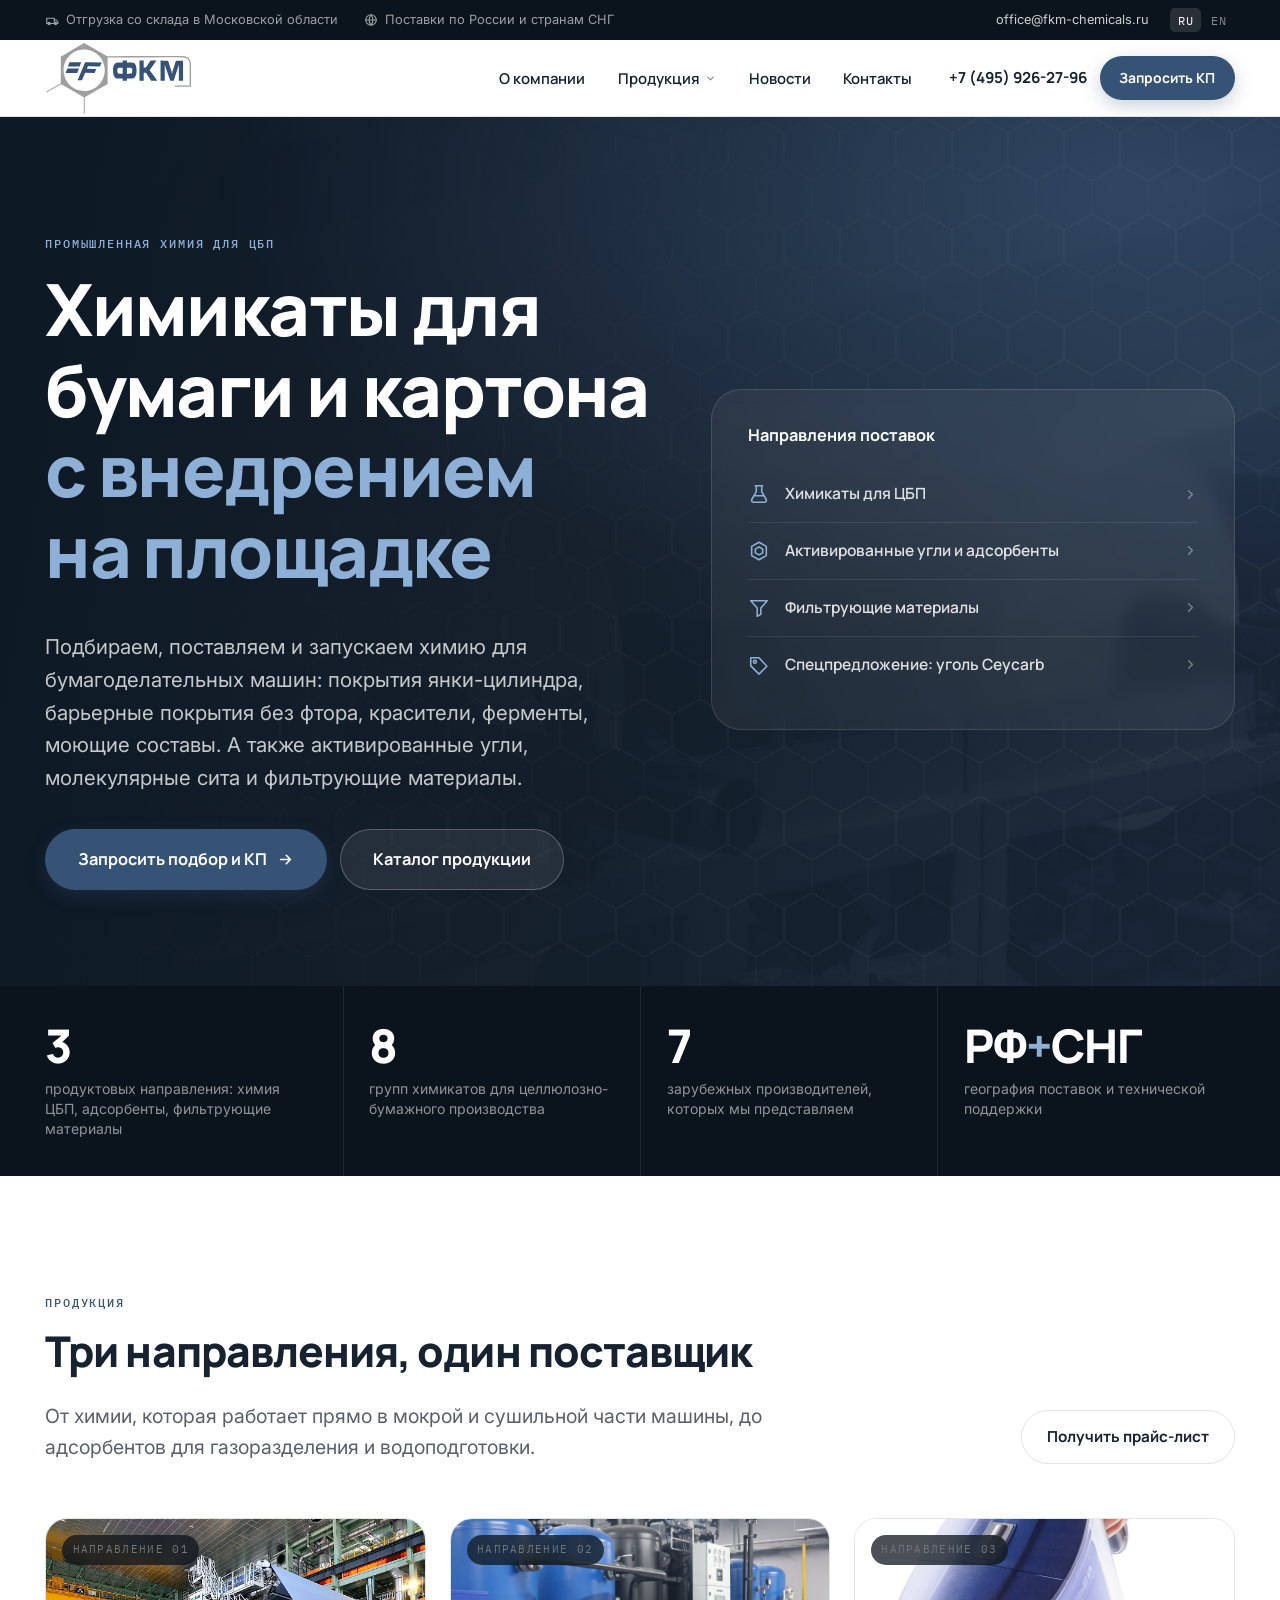
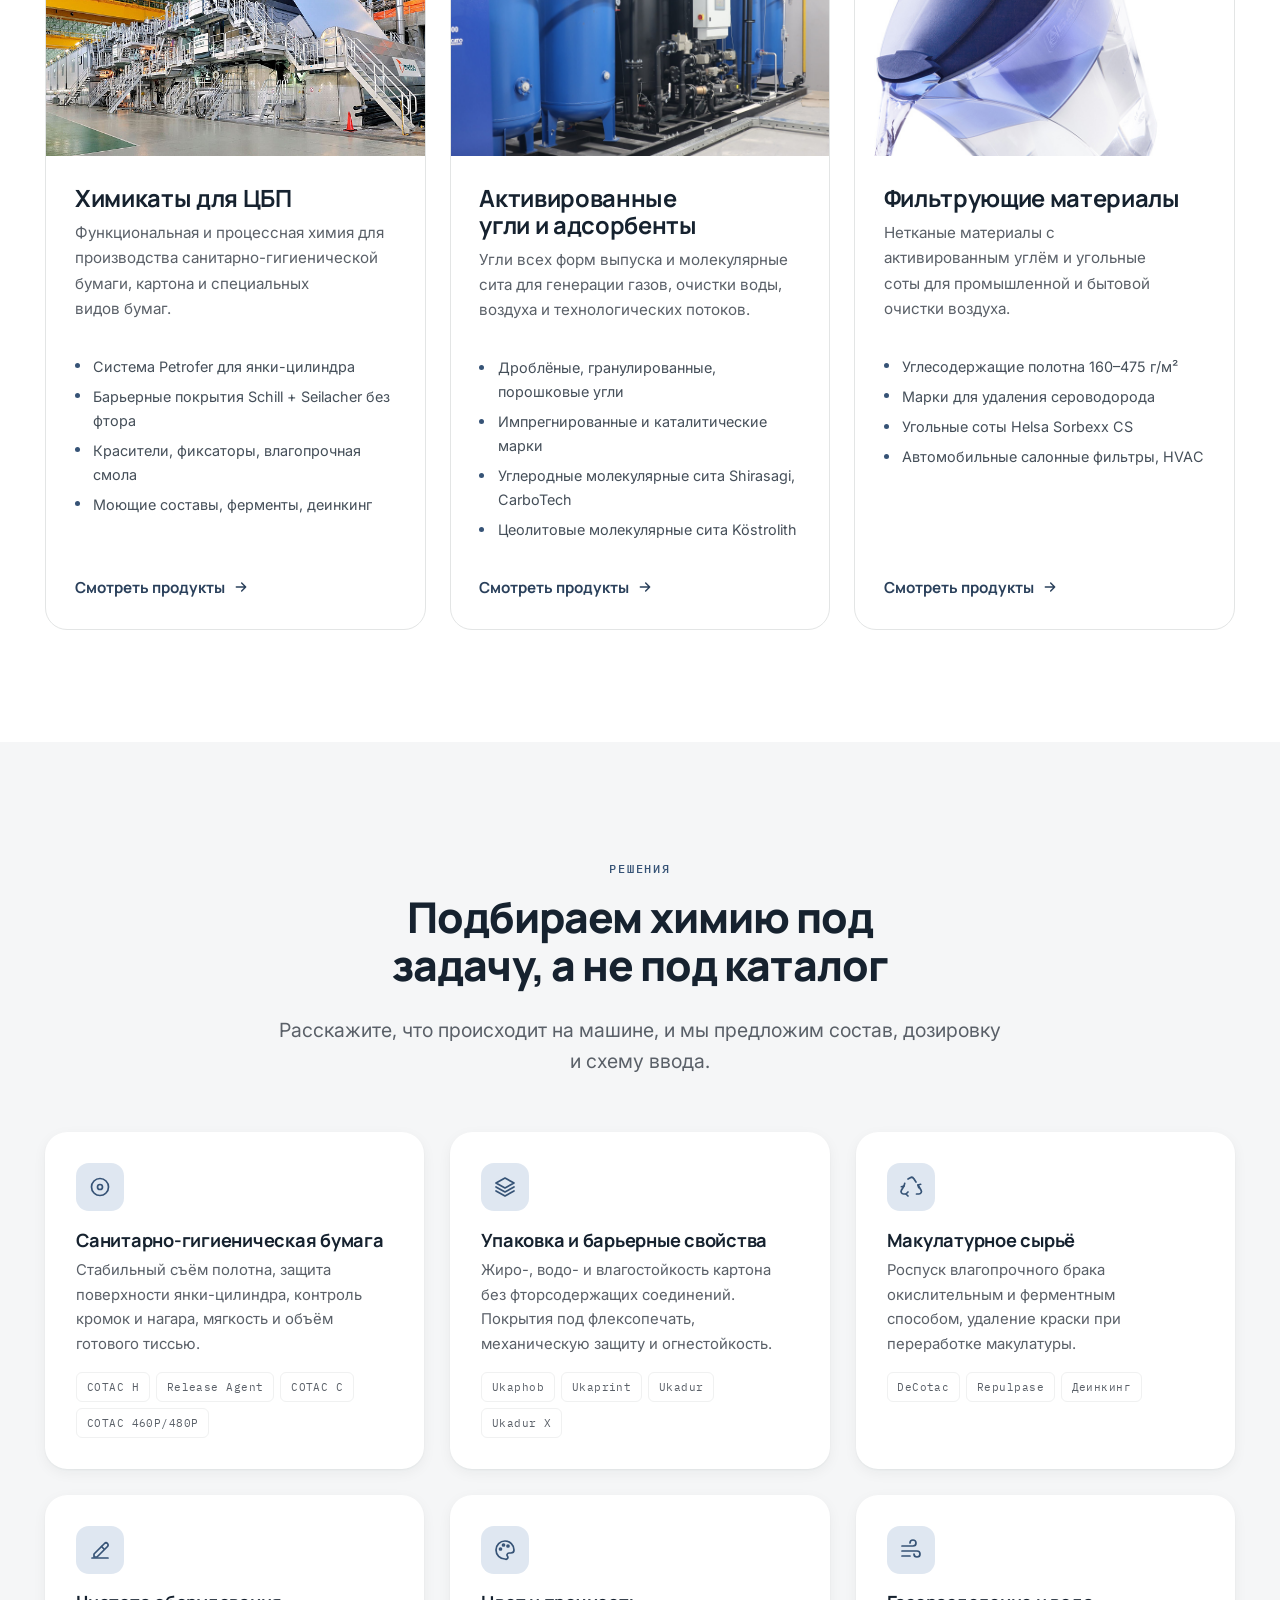
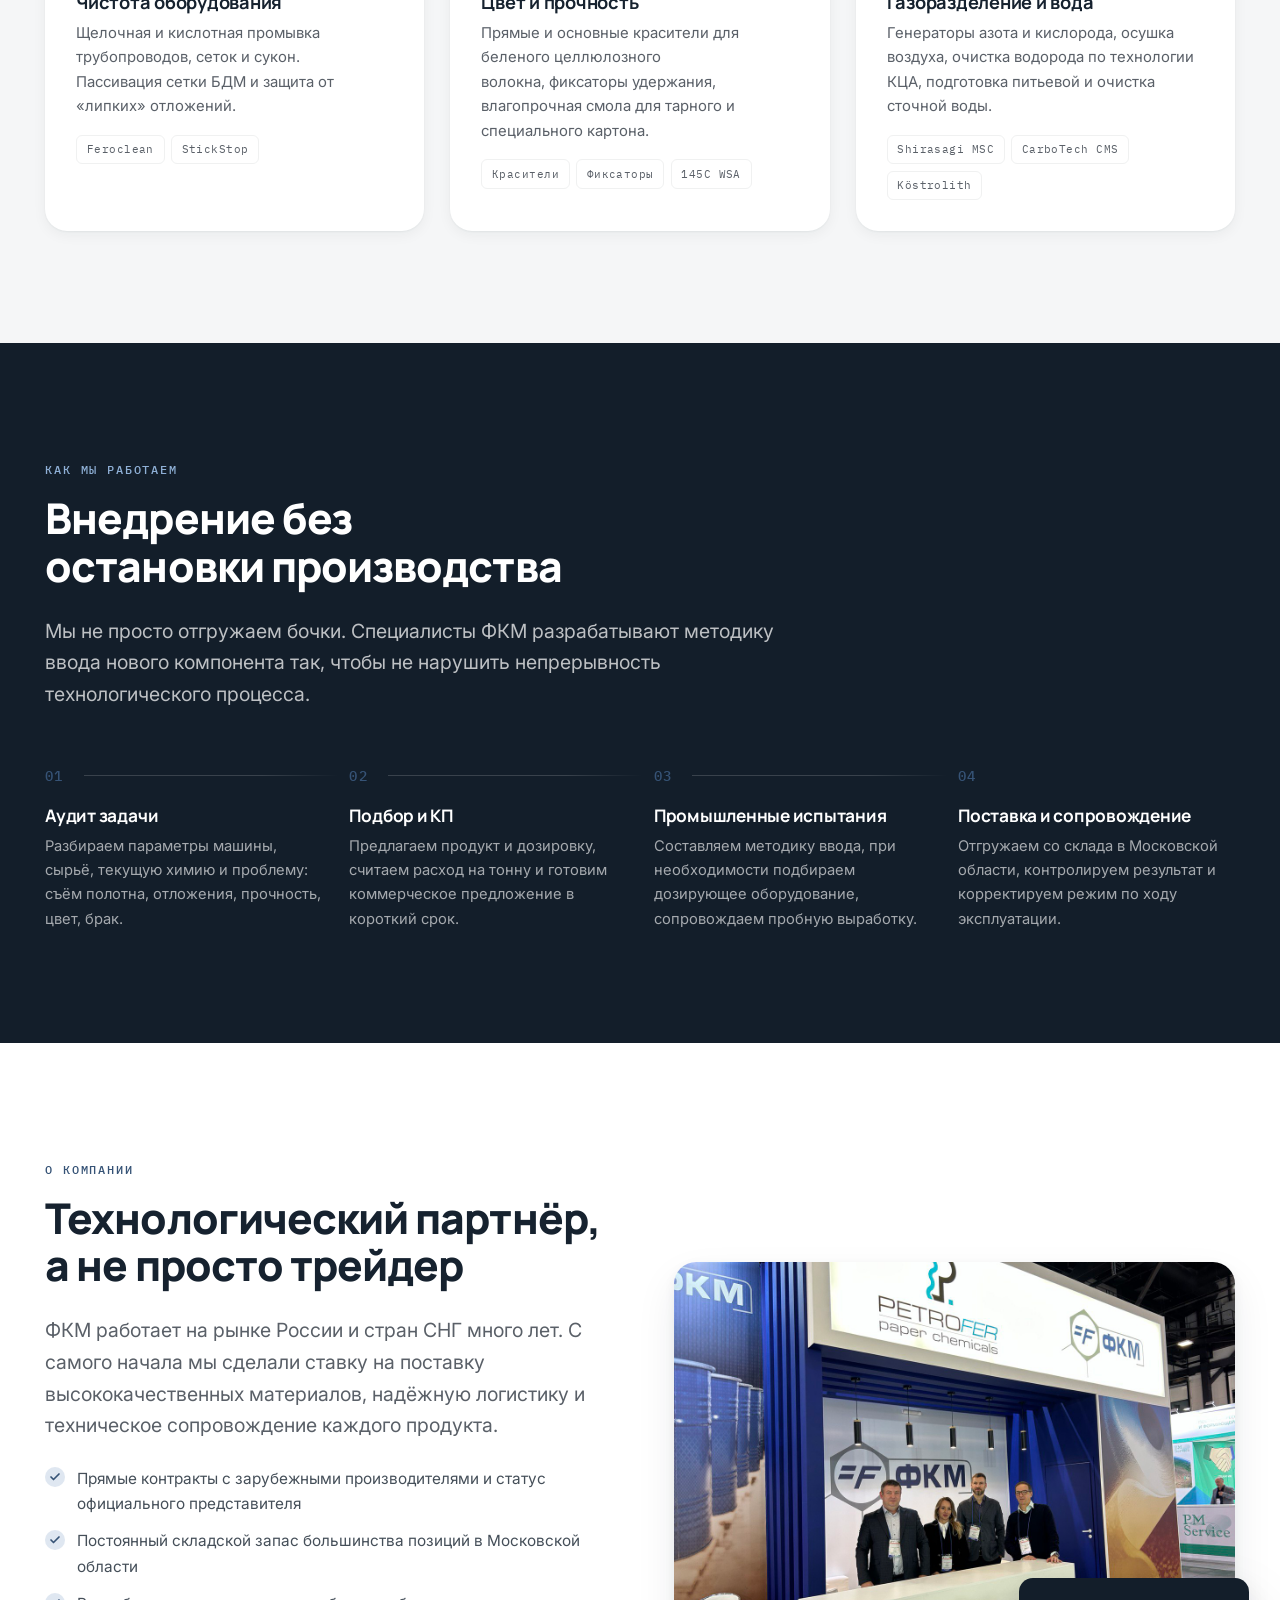
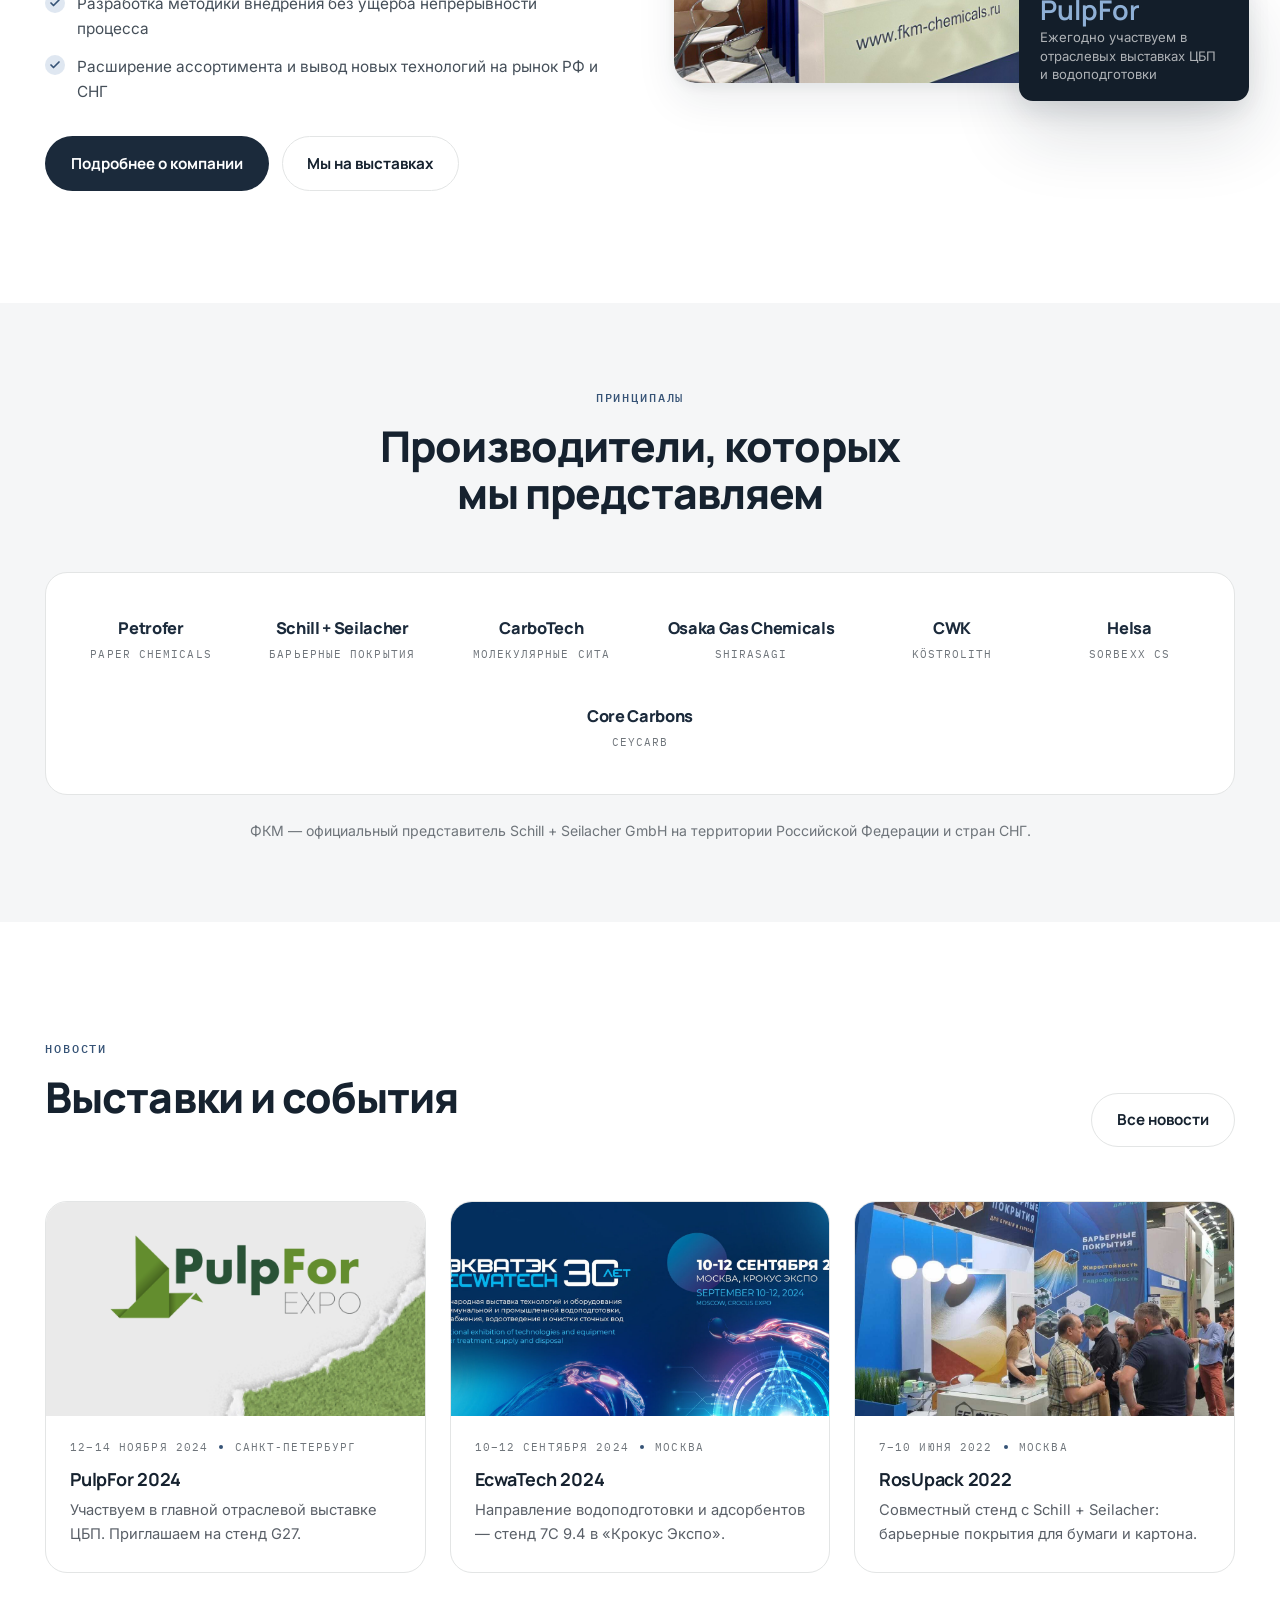
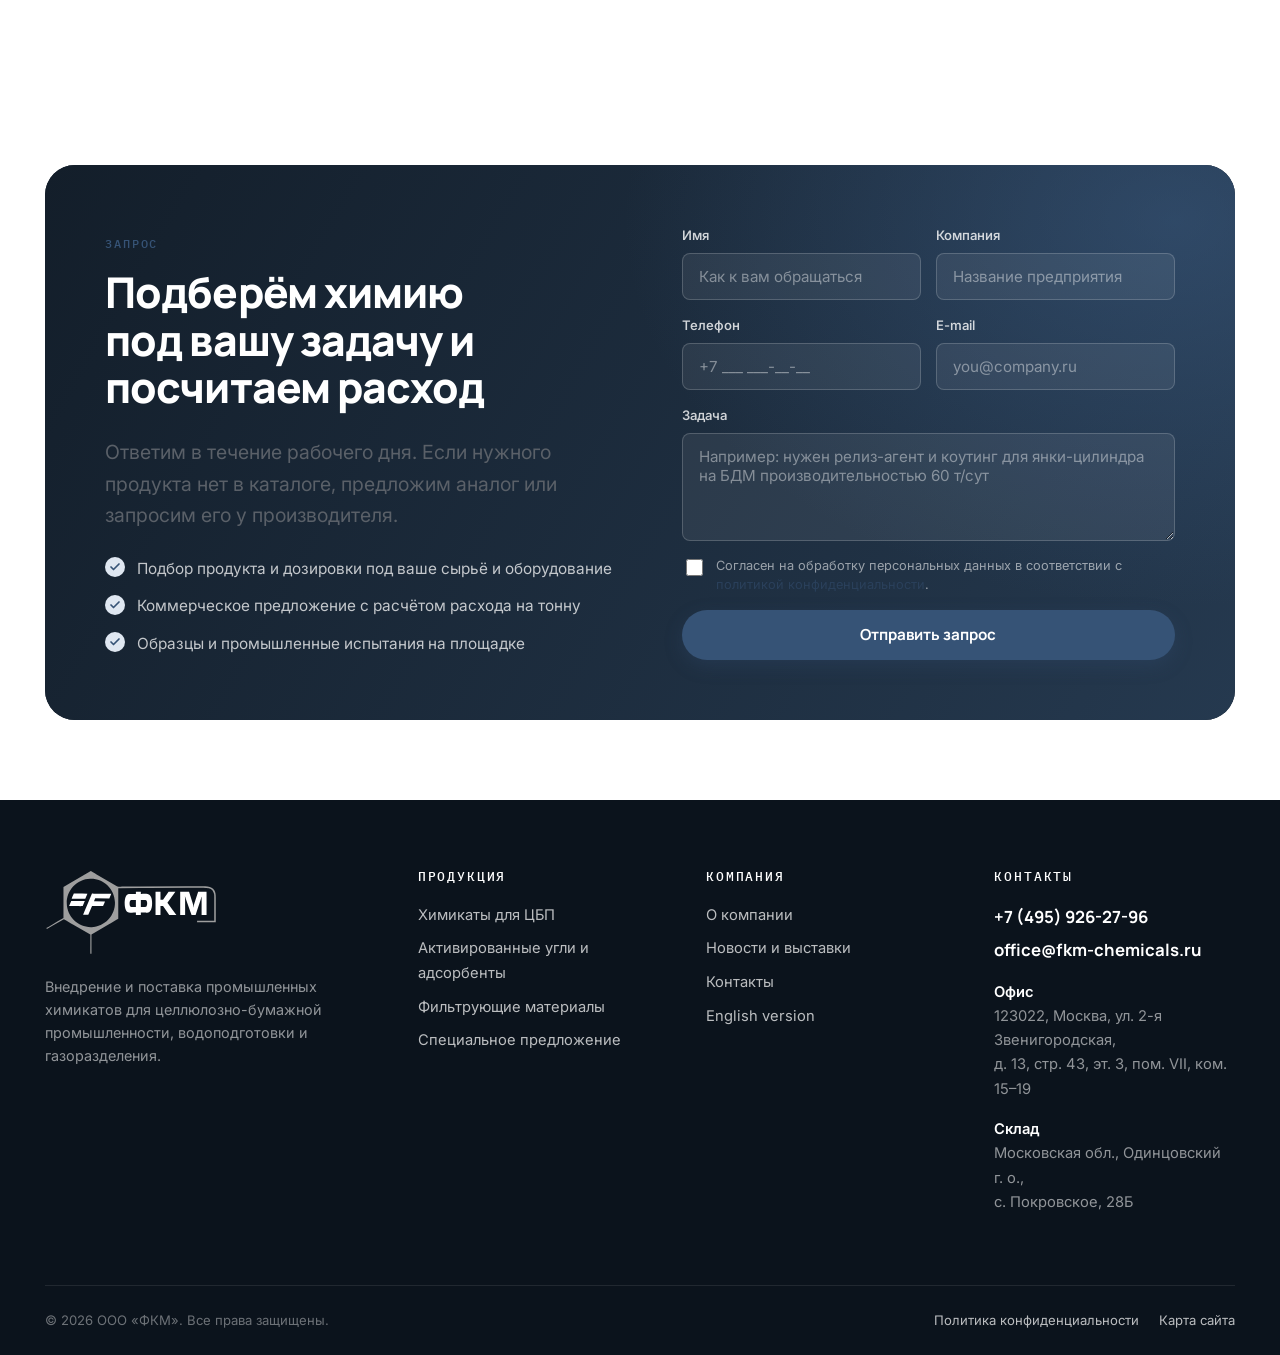
<file: index.html>
<!DOCTYPE html>
<html lang="ru">
<head>
<meta charset="utf-8">
<meta name="viewport" content="width=device-width, initial-scale=1">
<title>ФКМ — промышленная химия для ЦБП: поставка и внедрение</title>
<meta name="description" content="ФКМ — поставка и технологическое внедрение промышленных химикатов для целлюлозно-бумажной промышленности: химия для янки-цилиндра, барьерные покрытия, красители, ферменты, активированные угли и фильтрующие материалы. Склад в Московской области, поставки по РФ и СНГ.">
<link rel="canonical" href="https://fkm-chemicals.ru/">
<link rel="alternate" hreflang="ru" href="https://fkm-chemicals.ru/">
<link rel="alternate" hreflang="en" href="https://fkm-chemicals.ru/en/">
<meta property="og:type" content="website">
<meta property="og:locale" content="ru_RU">
<meta property="og:site_name" content="ФКМ">
<meta property="og:title" content="ФКМ — промышленная химия для ЦБП">
<meta property="og:description" content="Поставка и внедрение химикатов для целлюлозно-бумажной промышленности. Склад в Московской области, техническое сопровождение на площадке.">
<meta property="og:url" content="https://fkm-chemicals.ru/">
<meta property="og:image" content="https://fkm-chemicals.ru/assets/img/tissue-rolls.jpg">
<meta name="theme-color" content="#0B131C">
<link rel="icon" href="assets/img/favicon.svg" type="image/svg+xml">
<link rel="preconnect" href="https://fonts.googleapis.com">
<link rel="preconnect" href="https://fonts.gstatic.com" crossorigin>
<link href="https://fonts.googleapis.com/css2?family=IBM+Plex+Mono:wght@400;500&family=Inter:wght@400;500;600&family=Manrope:wght@600;700;800&display=swap" rel="stylesheet">
<link rel="stylesheet" href="assets/css/style.css">
<noscript><style>[data-reveal]{opacity:1;transform:none}</style></noscript>
<script type="application/ld+json">
{
  "@context": "https://schema.org",
  "@type": "Organization",
  "name": "ФКМ",
  "alternateName": "FKM Chemicals",
  "url": "https://fkm-chemicals.ru/",
  "logo": "https://fkm-chemicals.ru/assets/img/logo.svg",
  "description": "Поставка и внедрение промышленных химикатов для целлюлозно-бумажной промышленности, активированных углей, адсорбентов и фильтрующих материалов.",
  "email": "office@fkm-chemicals.ru",
  "telephone": "+74959262796",
  "address": {
    "@type": "PostalAddress",
    "streetAddress": "ул. 2-я Звенигородская, д. 13, стр. 43, эт. 3, пом. VII, ком. 15–19",
    "addressLocality": "Москва",
    "postalCode": "123022",
    "addressCountry": "RU"
  },
  "areaServed": ["RU", "CIS"]
}
</script>
</head>
<body>
<a class="skip-link" href="#main">Перейти к содержанию</a>

<!-- ============================ Верхняя строка ============================ -->
<div class="topbar">
  <div class="container topbar__inner">
    <div class="topbar__facts">
      <span>
        <svg viewBox="0 0 24 24" fill="none" stroke="currentColor" stroke-width="2" stroke-linecap="round" stroke-linejoin="round" aria-hidden="true"><path d="M3 9h13v9H3z"/><path d="M16 12h3.5L22 15v3h-6"/><circle cx="7" cy="18" r="2"/><circle cx="18" cy="18" r="2"/></svg>
        Отгрузка со склада в Московской области
      </span>
      <span>
        <svg viewBox="0 0 24 24" fill="none" stroke="currentColor" stroke-width="2" stroke-linecap="round" stroke-linejoin="round" aria-hidden="true"><circle cx="12" cy="12" r="9"/><path d="M3 12h18M12 3a15 15 0 0 1 0 18 15 15 0 0 1 0-18z"/></svg>
        Поставки по России и странам СНГ
      </span>
    </div>
    <div class="topbar__side">
      <a href="mailto:office@fkm-chemicals.ru">office@fkm-chemicals.ru</a>
      <span class="lang">
        <a href="index.html" class="is-active" aria-current="true">RU</a>
        <a href="en/index.html">EN</a>
      </span>
    </div>
  </div>
</div>

<!-- ================================= Шапка ================================ -->
<header class="header">
  <div class="container header__inner">
    <a class="logo" href="index.html" aria-label="ФКМ — на главную">
      <img src="assets/img/logo.svg" alt="ФКМ" width="1000" height="486">
    </a>

    <nav class="nav" aria-label="Основная навигация">
      <ul class="nav__list">
        <li class="nav__item"><a class="nav__link" href="about.html">О компании</a></li>
        <li class="nav__item nav__item--has-menu">
          <button class="nav__link" type="button" aria-expanded="false" aria-haspopup="true">
            Продукция
            <svg class="nav__caret" viewBox="0 0 24 24" fill="none" stroke="currentColor" stroke-width="2.4" stroke-linecap="round" stroke-linejoin="round" aria-hidden="true"><polyline points="6 9 12 15 18 9"/></svg>
          </button>
          <div class="megamenu">
            <div class="megamenu__grid">
              <a class="megamenu__item" href="pulp-chemicals.html">
                <span class="megamenu__icon"><svg viewBox="0 0 24 24" fill="none" stroke="currentColor" stroke-width="1.8" stroke-linecap="round" stroke-linejoin="round" aria-hidden="true"><path d="M9 3v6.5L4.2 18A2 2 0 0 0 6 21h12a2 2 0 0 0 1.8-3L15 9.5V3"/><path d="M8 3h8M7.5 14h9"/></svg></span>
                <span>
                  <span class="megamenu__title">Химикаты для ЦБП</span>
                  <span class="megamenu__desc">Янки-цилиндр, барьерные покрытия, красители, ферменты, влагопрочность</span>
                </span>
              </a>
              <a class="megamenu__item" href="carbon.html">
                <span class="megamenu__icon"><svg viewBox="0 0 24 24" fill="none" stroke="currentColor" stroke-width="1.8" stroke-linecap="round" stroke-linejoin="round" aria-hidden="true"><path d="M12 2.5 20 7v10l-8 4.5L4 17V7z"/><path d="M12 7.5 16 10v4l-4 2.2L8 14v-4z"/></svg></span>
                <span>
                  <span class="megamenu__title">Активированные угли и адсорбенты</span>
                  <span class="megamenu__desc">Угли, углеродные и цеолитовые молекулярные сита</span>
                </span>
              </a>
              <a class="megamenu__item" href="filters.html">
                <span class="megamenu__icon"><svg viewBox="0 0 24 24" fill="none" stroke="currentColor" stroke-width="1.8" stroke-linecap="round" stroke-linejoin="round" aria-hidden="true"><path d="M3 4h18l-7 8v7l-4 2v-9z"/></svg></span>
                <span>
                  <span class="megamenu__title">Фильтрующие материалы</span>
                  <span class="megamenu__desc">Углесодержащие нетканые материалы, угольные соты</span>
                </span>
              </a>
              <a class="megamenu__item" href="special-offer.html">
                <span class="megamenu__icon"><svg viewBox="0 0 24 24" fill="none" stroke="currentColor" stroke-width="1.8" stroke-linecap="round" stroke-linejoin="round" aria-hidden="true"><path d="M20.6 13.4 12 22l-9-9V4h9z"/><circle cx="7.5" cy="8.5" r="1.6"/></svg></span>
                <span>
                  <span class="megamenu__title">Специальное предложение</span>
                  <span class="megamenu__desc">Кокосовый активированный уголь Ceycarb CEWC 1240 в наличии</span>
                </span>
              </a>
            </div>
            <div class="megamenu__foot">
              <span class="muted">Нужного продукта нет в списке? Подберём аналог под вашу задачу.</span>
              <a class="link-arrow" href="contacts.html">Задать вопрос
                <svg viewBox="0 0 24 24" fill="none" stroke="currentColor" stroke-width="2.2" stroke-linecap="round" stroke-linejoin="round" aria-hidden="true"><path d="M5 12h14M13 6l6 6-6 6"/></svg>
              </a>
            </div>
          </div>
        </li>
        <li class="nav__item"><a class="nav__link" href="news.html">Новости</a></li>
        <li class="nav__item"><a class="nav__link" href="contacts.html">Контакты</a></li>
      </ul>
    </nav>

    <div class="header__actions">
      <a class="header__phone" href="tel:+74959262796">+7 (495) 926-27-96</a>
      <a class="btn btn--primary btn--sm" href="contacts.html#request">Запросить КП</a>
      <button class="burger" type="button" aria-label="Меню" aria-expanded="false" aria-controls="mobile-nav">
        <span></span><span></span><span></span>
      </button>
    </div>
  </div>
</header>

<!-- =========================== Мобильное меню ============================= -->
<div class="mobile-nav" id="mobile-nav">
  <ul>
    <li><a href="about.html">О компании</a></li>
    <li>
      <button class="mobile-nav__toggle" type="button" aria-expanded="false">
        Продукция
        <svg viewBox="0 0 24 24" fill="none" stroke="currentColor" stroke-width="2.4" stroke-linecap="round" stroke-linejoin="round" aria-hidden="true"><polyline points="6 9 12 15 18 9"/></svg>
      </button>
      <ul class="mobile-nav__sub">
        <li><a href="pulp-chemicals.html">Химикаты для ЦБП</a></li>
        <li><a href="carbon.html">Активированные угли и адсорбенты</a></li>
        <li><a href="filters.html">Фильтрующие материалы</a></li>
        <li><a href="special-offer.html">Специальное предложение</a></li>
      </ul>
    </li>
    <li><a href="news.html">Новости</a></li>
    <li><a href="contacts.html">Контакты</a></li>
    <li><a href="en/index.html">English</a></li>
  </ul>
  <div class="mobile-nav__cta">
    <a class="btn btn--primary btn--block" href="contacts.html#request">Запросить КП</a>
  </div>
  <div class="mobile-nav__meta">
    <a href="tel:+74959262796">+7 (495) 926-27-96</a>
    <a href="mailto:office@fkm-chemicals.ru">office@fkm-chemicals.ru</a>
    <p>Москва, ул. 2-я Звенигородская, 13с43<br>Склад: Московская обл., Одинцовский г. о., с. Покровское, 28Б</p>
  </div>
</div>

<main id="main">

<!-- ============================== Главный экран =========================== -->
<section class="hero">
  <div class="hero__bg"><img src="assets/img/tissue-rolls.jpg" alt="" loading="eager" fetchpriority="high" width="1280" height="854"></div>
  <div class="hero__scrim"></div>
  <div class="hero__mesh"></div>
  <div class="container hero__inner">
    <div>
      <span class="eyebrow">Промышленная химия для ЦБП</span>
      <h1>Химикаты для бумаги и картона <em>с внедрением на площадке</em></h1>
      <p class="hero__lead">
        Подбираем, поставляем и запускаем химию для бумагоделательных машин: покрытия янки-цилиндра,
        барьерные покрытия без фтора, красители, ферменты, моющие составы. А также активированные угли,
        молекулярные сита и фильтрующие материалы.
      </p>
      <div class="hero__actions">
        <a class="btn btn--primary btn--lg" href="contacts.html#request">
          Запросить подбор и КП
          <svg viewBox="0 0 24 24" fill="none" stroke="currentColor" stroke-width="2.2" stroke-linecap="round" stroke-linejoin="round" aria-hidden="true"><path d="M5 12h14M13 6l6 6-6 6"/></svg>
        </a>
        <a class="btn btn--onDark btn--lg" href="pulp-chemicals.html">Каталог продукции</a>
      </div>
    </div>

    <div class="hero__panel">
      <h2>Направления поставок</h2>
      <ul>
        <li>
          <a href="pulp-chemicals.html">
            <svg viewBox="0 0 24 24" fill="none" stroke="currentColor" stroke-width="1.7" stroke-linecap="round" stroke-linejoin="round" aria-hidden="true"><path d="M9 3v6.5L4.2 18A2 2 0 0 0 6 21h12a2 2 0 0 0 1.8-3L15 9.5V3"/><path d="M8 3h8M7.5 14h9"/></svg>
            Химикаты для ЦБП
            <svg class="chev" viewBox="0 0 24 24" fill="none" stroke="currentColor" stroke-width="2.2" stroke-linecap="round" stroke-linejoin="round" aria-hidden="true"><polyline points="9 6 15 12 9 18"/></svg>
          </a>
        </li>
        <li>
          <a href="carbon.html">
            <svg viewBox="0 0 24 24" fill="none" stroke="currentColor" stroke-width="1.7" stroke-linecap="round" stroke-linejoin="round" aria-hidden="true"><path d="M12 2.5 20 7v10l-8 4.5L4 17V7z"/><path d="M12 7.5 16 10v4l-4 2.2L8 14v-4z"/></svg>
            Активированные угли и адсорбенты
            <svg class="chev" viewBox="0 0 24 24" fill="none" stroke="currentColor" stroke-width="2.2" stroke-linecap="round" stroke-linejoin="round" aria-hidden="true"><polyline points="9 6 15 12 9 18"/></svg>
          </a>
        </li>
        <li>
          <a href="filters.html">
            <svg viewBox="0 0 24 24" fill="none" stroke="currentColor" stroke-width="1.7" stroke-linecap="round" stroke-linejoin="round" aria-hidden="true"><path d="M3 4h18l-7 8v7l-4 2v-9z"/></svg>
            Фильтрующие материалы
            <svg class="chev" viewBox="0 0 24 24" fill="none" stroke="currentColor" stroke-width="2.2" stroke-linecap="round" stroke-linejoin="round" aria-hidden="true"><polyline points="9 6 15 12 9 18"/></svg>
          </a>
        </li>
        <li>
          <a href="special-offer.html">
            <svg viewBox="0 0 24 24" fill="none" stroke="currentColor" stroke-width="1.7" stroke-linecap="round" stroke-linejoin="round" aria-hidden="true"><path d="M20.6 13.4 12 22l-9-9V4h9z"/><circle cx="7.5" cy="8.5" r="1.6"/></svg>
            Спецпредложение: уголь Ceycarb
            <svg class="chev" viewBox="0 0 24 24" fill="none" stroke="currentColor" stroke-width="2.2" stroke-linecap="round" stroke-linejoin="round" aria-hidden="true"><polyline points="9 6 15 12 9 18"/></svg>
          </a>
        </li>
      </ul>
    </div>
  </div>
</section>

<!-- ============================== Полоса фактов =========================== -->
<!-- ЗАМЕНИТЬ ПРИ НЕОБХОДИМОСТИ: точные цифры (годы на рынке, число площадок-клиентов)
     компании стоит подтвердить и подставить сюда — сейчас указаны только проверяемые факты. -->
<section class="stats">
  <div class="container">
    <div class="stats__grid">
      <div class="stats__item">
        <div class="stats__num">3</div>
        <div class="stats__label">продуктовых направления: химия ЦБП, адсорбенты, фильтрующие материалы</div>
      </div>
      <div class="stats__item">
        <div class="stats__num">8</div>
        <div class="stats__label">групп химикатов для целлюлозно-бумажного производства</div>
      </div>
      <div class="stats__item">
        <div class="stats__num">7</div>
        <div class="stats__label">зарубежных производителей, которых мы представляем</div>
      </div>
      <div class="stats__item">
        <div class="stats__num">РФ<span>+</span>СНГ</div>
        <div class="stats__label">география поставок и технической поддержки</div>
      </div>
    </div>
  </div>
</section>

<!-- =============================== Направления ============================ -->
<section class="section" id="products">
  <div class="container">
    <div class="head-row">
      <div class="section-head" data-reveal>
        <span class="eyebrow">Продукция</span>
        <h2>Три направления, один поставщик</h2>
        <p class="lead">
          От химии, которая работает прямо в мокрой и сушильной части машины, до адсорбентов
          для газоразделения и водоподготовки.
        </p>
      </div>
      <a class="btn btn--ghost" href="contacts.html#request">Получить прайс-лист</a>
    </div>

    <div class="dir-grid">
      <article class="dir-card" data-reveal>
        <div class="dir-card__media">
          <span class="dir-card__badge">Направление 01</span>
          <img src="assets/img/papermachine.jpg" alt="Бумагоделательная машина в цехе" loading="lazy" width="720" height="395">
        </div>
        <div class="dir-card__body">
          <h3><a href="pulp-chemicals.html">Химикаты для ЦБП</a></h3>
          <p>Функциональная и процессная химия для производства санитарно-гигиенической бумаги, картона и специальных видов бумаг.</p>
          <ul class="dir-card__list">
            <li>Система Petrofer для янки-цилиндра</li>
            <li>Барьерные покрытия Schill + Seilacher без фтора</li>
            <li>Красители, фиксаторы, влагопрочная смола</li>
            <li>Моющие составы, ферменты, деинкинг</li>
          </ul>
          <div class="dir-card__foot">
            <span class="link-arrow">Смотреть продукты
              <svg viewBox="0 0 24 24" fill="none" stroke="currentColor" stroke-width="2.2" stroke-linecap="round" stroke-linejoin="round" aria-hidden="true"><path d="M5 12h14M13 6l6 6-6 6"/></svg>
            </span>
          </div>
        </div>
      </article>

      <article class="dir-card" data-reveal data-delay="1">
        <div class="dir-card__media">
          <span class="dir-card__badge">Направление 02</span>
          <img src="assets/img/psa-plant.jpg" alt="Адсорбционная установка разделения газов" loading="lazy" width="1680" height="1260">
        </div>
        <div class="dir-card__body">
          <h3><a href="carbon.html">Активированные угли и адсорбенты</a></h3>
          <p>Угли всех форм выпуска и молекулярные сита для генерации газов, очистки воды, воздуха и технологических потоков.</p>
          <ul class="dir-card__list">
            <li>Дроблёные, гранулированные, порошковые угли</li>
            <li>Импрегнированные и каталитические марки</li>
            <li>Углеродные молекулярные сита Shirasagi, CarboTech</li>
            <li>Цеолитовые молекулярные сита Köstrolith</li>
          </ul>
          <div class="dir-card__foot">
            <span class="link-arrow">Смотреть продукты
              <svg viewBox="0 0 24 24" fill="none" stroke="currentColor" stroke-width="2.2" stroke-linecap="round" stroke-linejoin="round" aria-hidden="true"><path d="M5 12h14M13 6l6 6-6 6"/></svg>
            </span>
          </div>
        </div>
      </article>

      <article class="dir-card" data-reveal data-delay="2">
        <div class="dir-card__media">
          <span class="dir-card__badge">Направление 03</span>
          <img src="assets/img/water-filter.jpg" alt="Бытовой фильтр-кувшин для очистки воды" loading="lazy" width="796" height="1000">
        </div>
        <div class="dir-card__body">
          <h3><a href="filters.html">Фильтрующие материалы</a></h3>
          <p>Нетканые материалы с активированным углём и угольные соты для промышленной и бытовой очистки воздуха.</p>
          <ul class="dir-card__list">
            <li>Углесодержащие полотна 160–475 г/м²</li>
            <li>Марки для удаления сероводорода</li>
            <li>Угольные соты Helsa Sorbexx CS</li>
            <li>Автомобильные салонные фильтры, HVAC</li>
          </ul>
          <div class="dir-card__foot">
            <span class="link-arrow">Смотреть продукты
              <svg viewBox="0 0 24 24" fill="none" stroke="currentColor" stroke-width="2.2" stroke-linecap="round" stroke-linejoin="round" aria-hidden="true"><path d="M5 12h14M13 6l6 6-6 6"/></svg>
            </span>
          </div>
        </div>
      </article>
    </div>
  </div>
</section>

<!-- ============================ Решения по задачам ======================== -->
<section class="section section--paper">
  <div class="container">
    <div class="section-head section-head--center" data-reveal>
      <span class="eyebrow">Решения</span>
      <h2>Подбираем химию под задачу, а не под каталог</h2>
      <p class="lead">Расскажите, что происходит на машине, и мы предложим состав, дозировку и схему ввода.</p>
    </div>

    <div class="grid grid--3">
      <article class="app-card" data-reveal>
        <div class="app-card__icon"><svg viewBox="0 0 24 24" fill="none" stroke="currentColor" stroke-width="1.7" stroke-linecap="round" stroke-linejoin="round" aria-hidden="true"><circle cx="12" cy="12" r="8.5"/><circle cx="12" cy="12" r="2.5"/></svg></div>
        <h3>Санитарно-гигиеническая бумага</h3>
        <p>Стабильный съём полотна, защита поверхности янки-цилиндра, контроль кромок и нагара, мягкость и объём готового тиссью.</p>
        <div class="app-card__tags">
          <span class="tag">COTAC H</span><span class="tag">Release Agent</span><span class="tag">COTAC C</span><span class="tag">COTAC 460P/480P</span>
        </div>
      </article>

      <article class="app-card" data-reveal data-delay="1">
        <div class="app-card__icon"><svg viewBox="0 0 24 24" fill="none" stroke="currentColor" stroke-width="1.7" stroke-linecap="round" stroke-linejoin="round" aria-hidden="true"><path d="M21 8 12 3 3 8l9 5z"/><path d="M3 12l9 5 9-5M3 16l9 5 9-5"/></svg></div>
        <h3>Упаковка и барьерные свойства</h3>
        <p>Жиро-, водо- и влагостойкость картона без фторсодержащих соединений. Покрытия под флексопечать, механическую защиту и огнестойкость.</p>
        <div class="app-card__tags">
          <span class="tag">Ukaphob</span><span class="tag">Ukaprint</span><span class="tag">Ukadur</span><span class="tag">Ukadur X</span>
        </div>
      </article>

      <article class="app-card" data-reveal data-delay="2">
        <div class="app-card__icon"><svg viewBox="0 0 24 24" fill="none" stroke="currentColor" stroke-width="1.7" stroke-linecap="round" stroke-linejoin="round" aria-hidden="true"><path d="M7 19H4.5a2.5 2.5 0 0 1-2.1-3.8L5 11"/><path d="m9 4 2.3-1.3a2.5 2.5 0 0 1 3.4.9L17 7"/><path d="M17.5 19H20a2.5 2.5 0 0 0 2.1-3.8L19 10"/><path d="m7 19 2 2m-2-2 2-2M5 11l-2.6.7M5 11l.7-2.6M19 10l.7 2.6M19 10l2.6-.7"/></svg></div>
        <h3>Макулатурное сырьё</h3>
        <p>Роспуск влагопрочного брака окислительным и ферментным способом, удаление краски при переработке макулатуры.</p>
        <div class="app-card__tags">
          <span class="tag">DeCotac</span><span class="tag">Repulpase</span><span class="tag">Деинкинг</span>
        </div>
      </article>

      <article class="app-card" data-reveal>
        <div class="app-card__icon"><svg viewBox="0 0 24 24" fill="none" stroke="currentColor" stroke-width="1.7" stroke-linecap="round" stroke-linejoin="round" aria-hidden="true"><path d="M4 20h16"/><path d="M6 16 16.5 5.5a2.1 2.1 0 0 1 3 3L9 19H6z"/><path d="M13.5 8.5 16 11"/></svg></div>
        <h3>Чистота оборудования</h3>
        <p>Щелочная и кислотная промывка трубопроводов, сеток и сукон. Пассивация сетки БДМ и защита от «липких» отложений.</p>
        <div class="app-card__tags">
          <span class="tag">Feroclean</span><span class="tag">StickStop</span>
        </div>
      </article>

      <article class="app-card" data-reveal data-delay="1">
        <div class="app-card__icon"><svg viewBox="0 0 24 24" fill="none" stroke="currentColor" stroke-width="1.7" stroke-linecap="round" stroke-linejoin="round" aria-hidden="true"><path d="M12 21a9 9 0 1 1 9-9c0 2-1.6 3-3.2 3H16a2 2 0 0 0-1.4 3.4A1.9 1.9 0 0 1 12 21z"/><circle cx="7.5" cy="11" r="1"/><circle cx="10.5" cy="7" r="1"/><circle cx="15" cy="8" r="1"/></svg></div>
        <h3>Цвет и прочность</h3>
        <p>Прямые и основные красители для беленого целлюлозного волокна, фиксаторы удержания, влагопрочная смола для тарного и специального картона.</p>
        <div class="app-card__tags">
          <span class="tag">Красители</span><span class="tag">Фиксаторы</span><span class="tag">145C WSA</span>
        </div>
      </article>

      <article class="app-card" data-reveal data-delay="2">
        <div class="app-card__icon"><svg viewBox="0 0 24 24" fill="none" stroke="currentColor" stroke-width="1.7" stroke-linecap="round" stroke-linejoin="round" aria-hidden="true"><path d="M3 8h11a3 3 0 1 0-3-3"/><path d="M3 13h15a3 3 0 1 1-3 3"/><path d="M3 18h8"/></svg></div>
        <h3>Газоразделение и вода</h3>
        <p>Генераторы азота и кислорода, осушка воздуха, очистка водорода по технологии КЦА, подготовка питьевой и очистка сточной воды.</p>
        <div class="app-card__tags">
          <span class="tag">Shirasagi MSC</span><span class="tag">CarboTech CMS</span><span class="tag">Köstrolith</span>
        </div>
      </article>
    </div>
  </div>
</section>

<!-- ============================== Как мы работаем ========================= -->
<section class="section section--dark">
  <div class="container">
    <div class="section-head" data-reveal>
      <span class="eyebrow">Как мы работаем</span>
      <h2>Внедрение без остановки производства</h2>
      <p class="lead">
        Мы не просто отгружаем бочки. Специалисты ФКМ разрабатывают методику ввода нового компонента
        так, чтобы не нарушить непрерывность технологического процесса.
      </p>
    </div>

    <div class="process">
      <div class="process__item" data-reveal>
        <h3>Аудит задачи</h3>
        <p>Разбираем параметры машины, сырьё, текущую химию и проблему: съём полотна, отложения, прочность, цвет, брак.</p>
      </div>
      <div class="process__item" data-reveal data-delay="1">
        <h3>Подбор и КП</h3>
        <p>Предлагаем продукт и дозировку, считаем расход на тонну и готовим коммерческое предложение в короткий срок.</p>
      </div>
      <div class="process__item" data-reveal data-delay="2">
        <h3>Промышленные испытания</h3>
        <p>Составляем методику ввода, при необходимости подбираем дозирующее оборудование, сопровождаем пробную выработку.</p>
      </div>
      <div class="process__item" data-reveal data-delay="3">
        <h3>Поставка и сопровождение</h3>
        <p>Отгружаем со склада в Московской области, контролируем результат и корректируем режим по ходу эксплуатации.</p>
      </div>
    </div>
  </div>
</section>

<!-- ================================ О компании ============================ -->
<section class="section">
  <div class="container split">
    <div data-reveal>
      <span class="eyebrow">О компании</span>
      <h2>Технологический партнёр, а не просто трейдер</h2>
      <p class="lead">
        ФКМ работает на рынке России и стран СНГ много лет. С самого начала мы сделали ставку
        на поставку высококачественных материалов, надёжную логистику и техническое сопровождение
        каждого продукта.
      </p>
      <ul class="checks">
        <li>Прямые контракты с зарубежными производителями и статус официального представителя</li>
        <li>Постоянный складской запас большинства позиций в Московской области</li>
        <li>Разработка методики внедрения без ущерба непрерывности процесса</li>
        <li>Расширение ассортимента и вывод новых технологий на рынок РФ и СНГ</li>
      </ul>
      <div class="btn-row" style="margin-top:2rem">
        <a class="btn btn--dark" href="about.html">Подробнее о компании</a>
        <a class="btn btn--ghost" href="news.html">Мы на выставках</a>
      </div>
    </div>
    <div class="split__media" data-reveal data-delay="1">
      <img src="assets/img/news/pulpfor-2023.jpg" alt="Стенд компании ФКМ на выставке PulpFor" loading="lazy" width="1280" height="960">
      <div class="split__badge">
        <strong>PulpFor</strong>
        <span>Ежегодно участвуем в отраслевых выставках ЦБП и водоподготовки</span>
      </div>
    </div>
  </div>
</section>

<!-- ================================ Партнёры ============================== -->
<section class="section section--tight section--paper" id="partners">
  <div class="container">
    <div class="section-head section-head--center" data-reveal>
      <span class="eyebrow">Принципалы</span>
      <h2>Производители, которых мы представляем</h2>
    </div>
    <div class="partners" data-reveal>
      <div class="partner"><div class="partner__name">Petrofer</div><span class="partner__meta">Paper chemicals</span></div>
      <div class="partner"><div class="partner__name">Schill + Seilacher</div><span class="partner__meta">Барьерные покрытия</span></div>
      <div class="partner"><div class="partner__name">CarboTech</div><span class="partner__meta">Молекулярные сита</span></div>
      <div class="partner"><div class="partner__name">Osaka Gas Chemicals</div><span class="partner__meta">Shirasagi</span></div>
      <div class="partner"><div class="partner__name">CWK</div><span class="partner__meta">Köstrolith</span></div>
      <div class="partner"><div class="partner__name">Helsa</div><span class="partner__meta">Sorbexx CS</span></div>
      <div class="partner"><div class="partner__name">Core Carbons</div><span class="partner__meta">Ceycarb</span></div>
    </div>
    <p class="text-center muted" style="margin-top:1.5rem;font-size:.88rem">
      ФКМ — официальный представитель Schill + Seilacher GmbH на территории Российской Федерации и стран СНГ.
    </p>
  </div>
</section>

<!-- ================================= Новости ============================== -->
<section class="section">
  <div class="container">
    <div class="head-row">
      <div class="section-head" data-reveal>
        <span class="eyebrow">Новости</span>
        <h2>Выставки и события</h2>
      </div>
      <a class="btn btn--ghost" href="news.html">Все новости</a>
    </div>

    <div class="news-grid">
      <article class="news-card" data-reveal>
        <div class="news-card__media"><img src="assets/img/news/pulpfor-2024.png" alt="Бейдж выставки PulpFor 2024" loading="lazy" width="500" height="500"></div>
        <div class="news-card__body">
          <div class="news-card__meta"><span>12–14 ноября 2024</span><span class="dot"></span><span>Санкт-Петербург</span></div>
          <h3><a href="news.html#pulpfor-2024">PulpFor 2024</a></h3>
          <p>Участвуем в главной отраслевой выставке ЦБП. Приглашаем на стенд G27.</p>
        </div>
      </article>

      <article class="news-card" data-reveal data-delay="1">
        <div class="news-card__media"><img src="assets/img/news/ecwatech-2024.jpg" alt="Баннер выставки ЭкваТэк 2024" loading="lazy" width="1680" height="672"></div>
        <div class="news-card__body">
          <div class="news-card__meta"><span>10–12 сентября 2024</span><span class="dot"></span><span>Москва</span></div>
          <h3><a href="news.html#ecwatech-2024">EcwaTech 2024</a></h3>
          <p>Направление водоподготовки и адсорбентов — стенд 7С 9.4 в «Крокус Экспо».</p>
        </div>
      </article>

      <article class="news-card" data-reveal data-delay="2">
        <div class="news-card__media"><img src="assets/img/news/rosupack-2022.jpg" alt="Стенд ФКМ с барьерными покрытиями на выставке RosUpack" loading="lazy" width="1200" height="1600"></div>
        <div class="news-card__body">
          <div class="news-card__meta"><span>7–10 июня 2022</span><span class="dot"></span><span>Москва</span></div>
          <h3><a href="news.html#rosupack-2022">RosUpack 2022</a></h3>
          <p>Совместный стенд с Schill + Seilacher: барьерные покрытия для бумаги и картона.</p>
        </div>
      </article>
    </div>
  </div>
</section>

<!-- ================================== CTA ================================= -->
<section class="section section--tight">
  <div class="container">
    <div class="cta" data-reveal>
      <div class="cta__grid">
        <div>
          <span class="eyebrow">Запрос</span>
          <h2>Подберём химию под вашу задачу и посчитаем расход</h2>
          <p class="lead">
            Ответим в течение рабочего дня. Если нужного продукта нет в каталоге, предложим аналог
            или запросим его у производителя.
          </p>
          <ul class="checks">
            <li>Подбор продукта и дозировки под ваше сырьё и оборудование</li>
            <li>Коммерческое предложение с расчётом расхода на тонну</li>
            <li>Образцы и промышленные испытания на площадке</li>
          </ul>
        </div>

        <form class="form form--onDark" data-form data-subject="Запрос с главной страницы fkm-chemicals.ru">
          <div class="form__row">
            <div class="field">
              <label for="h-name">Имя</label>
              <input id="h-name" name="Имя" type="text" required autocomplete="name" placeholder="Как к вам обращаться">
            </div>
            <div class="field">
              <label for="h-company">Компания</label>
              <input id="h-company" name="Компания" type="text" autocomplete="organization" placeholder="Название предприятия">
            </div>
          </div>
          <div class="form__row">
            <div class="field">
              <label for="h-phone">Телефон</label>
              <input id="h-phone" name="Телефон" type="tel" autocomplete="tel" placeholder="+7 ___ ___-__-__">
            </div>
            <div class="field">
              <label for="h-email">E-mail</label>
              <input id="h-email" name="E-mail" type="email" required autocomplete="email" placeholder="you@company.ru">
            </div>
          </div>
          <div class="field">
            <label for="h-msg">Задача</label>
            <textarea id="h-msg" name="Задача" required placeholder="Например: нужен релиз-агент и коутинг для янки-цилиндра на БДМ производительностью 60 т/сут"></textarea>
          </div>
          <div hidden aria-hidden="true">
            <label for="h-hp">Не заполняйте это поле</label>
            <input id="h-hp" name="company_website" type="text" tabindex="-1" autocomplete="off">
          </div>
          <label class="consent">
            <input type="checkbox" name="consent" required>
            <span>Согласен на обработку персональных данных в соответствии с <a href="privacy.html">политикой конфиденциальности</a>.</span>
          </label>
          <div class="form__status" role="status"></div>
          <button class="btn btn--primary btn--block" type="submit">Отправить запрос</button>
        </form>
      </div>
    </div>
  </div>
</section>

</main>

<!-- ================================= Подвал =============================== -->
<footer class="footer">
  <div class="container">
    <div class="footer__top">
      <div class="footer__brand">
        <img src="assets/img/logo-light.svg" alt="ФКМ" width="1000" height="486">
        <p>Внедрение и поставка промышленных химикатов для целлюлозно-бумажной промышленности, водоподготовки и газоразделения.</p>
      </div>

      <div>
        <h4>Продукция</h4>
        <ul>
          <li><a href="pulp-chemicals.html">Химикаты для ЦБП</a></li>
          <li><a href="carbon.html">Активированные угли и адсорбенты</a></li>
          <li><a href="filters.html">Фильтрующие материалы</a></li>
          <li><a href="special-offer.html">Специальное предложение</a></li>
        </ul>
      </div>

      <div>
        <h4>Компания</h4>
        <ul>
          <li><a href="about.html">О компании</a></li>
          <li><a href="news.html">Новости и выставки</a></li>
          <li><a href="contacts.html">Контакты</a></li>
          <li><a href="en/index.html">English version</a></li>
        </ul>
      </div>

      <div>
        <h4>Контакты</h4>
        <address class="footer__contact">
          <a href="tel:+74959262796">+7 (495) 926-27-96</a>
          <a href="mailto:office@fkm-chemicals.ru">office@fkm-chemicals.ru</a>
          <p style="margin-top:1rem">
            <strong style="color:#fff;font-weight:600">Офис</strong><br>
            123022, Москва, ул. 2-я Звенигородская,<br>д. 13, стр. 43, эт. 3, пом. VII, ком. 15–19
          </p>
          <p style="margin-top:.75rem">
            <strong style="color:#fff;font-weight:600">Склад</strong><br>
            Московская обл., Одинцовский г. о.,<br>с. Покровское, 28Б
          </p>
        </address>
      </div>
    </div>

    <div class="footer__bottom">
      <span>© <span data-year>2026</span> ООО «ФКМ». Все права защищены.</span>
      <nav aria-label="Служебные ссылки">
        <a href="privacy.html">Политика конфиденциальности</a>
        <a href="sitemap.xml">Карта сайта</a>
      </nav>
    </div>
  </div>
</footer>

<button class="to-top" type="button" aria-label="Наверх">
  <svg viewBox="0 0 24 24" fill="none" stroke="currentColor" stroke-width="2.4" stroke-linecap="round" stroke-linejoin="round" aria-hidden="true"><path d="M12 19V5M5 12l7-7 7 7"/></svg>
</button>

<script src="assets/js/main.js" defer></script>
</body>
</html>
</file>
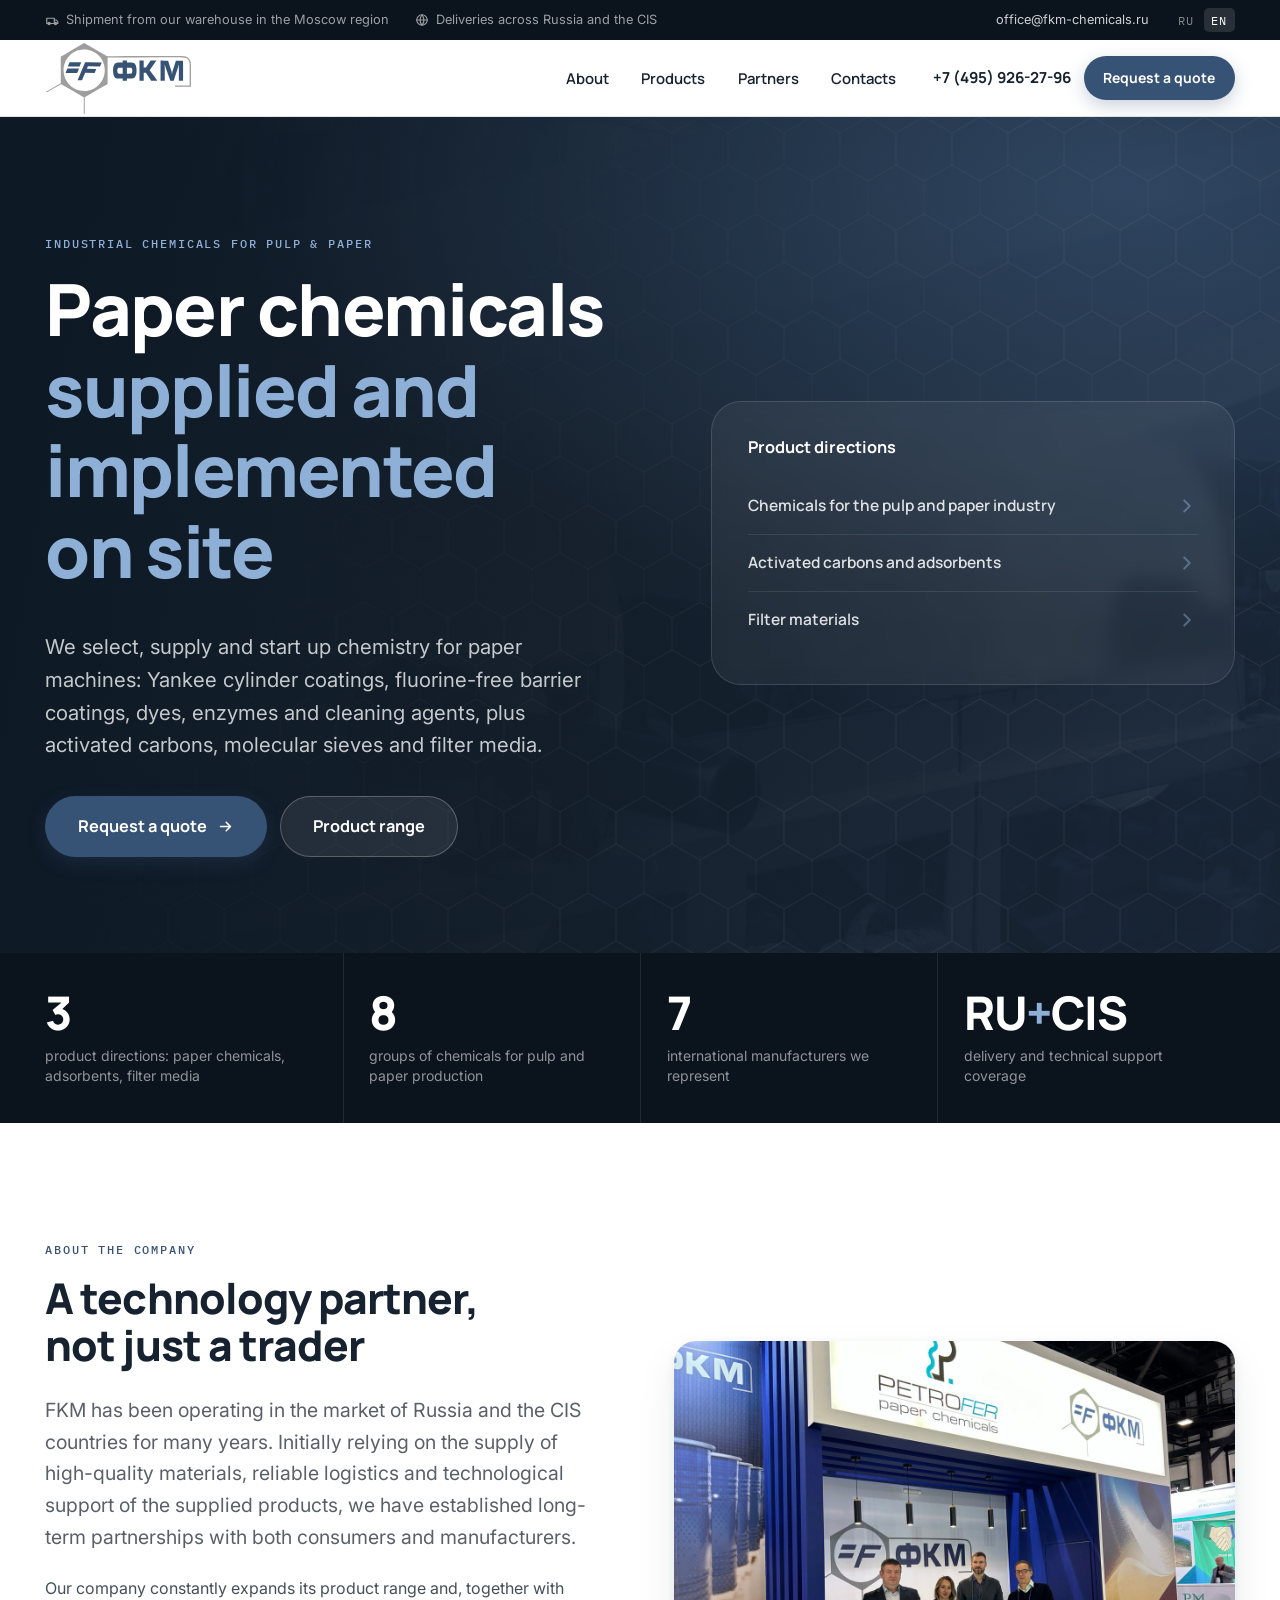
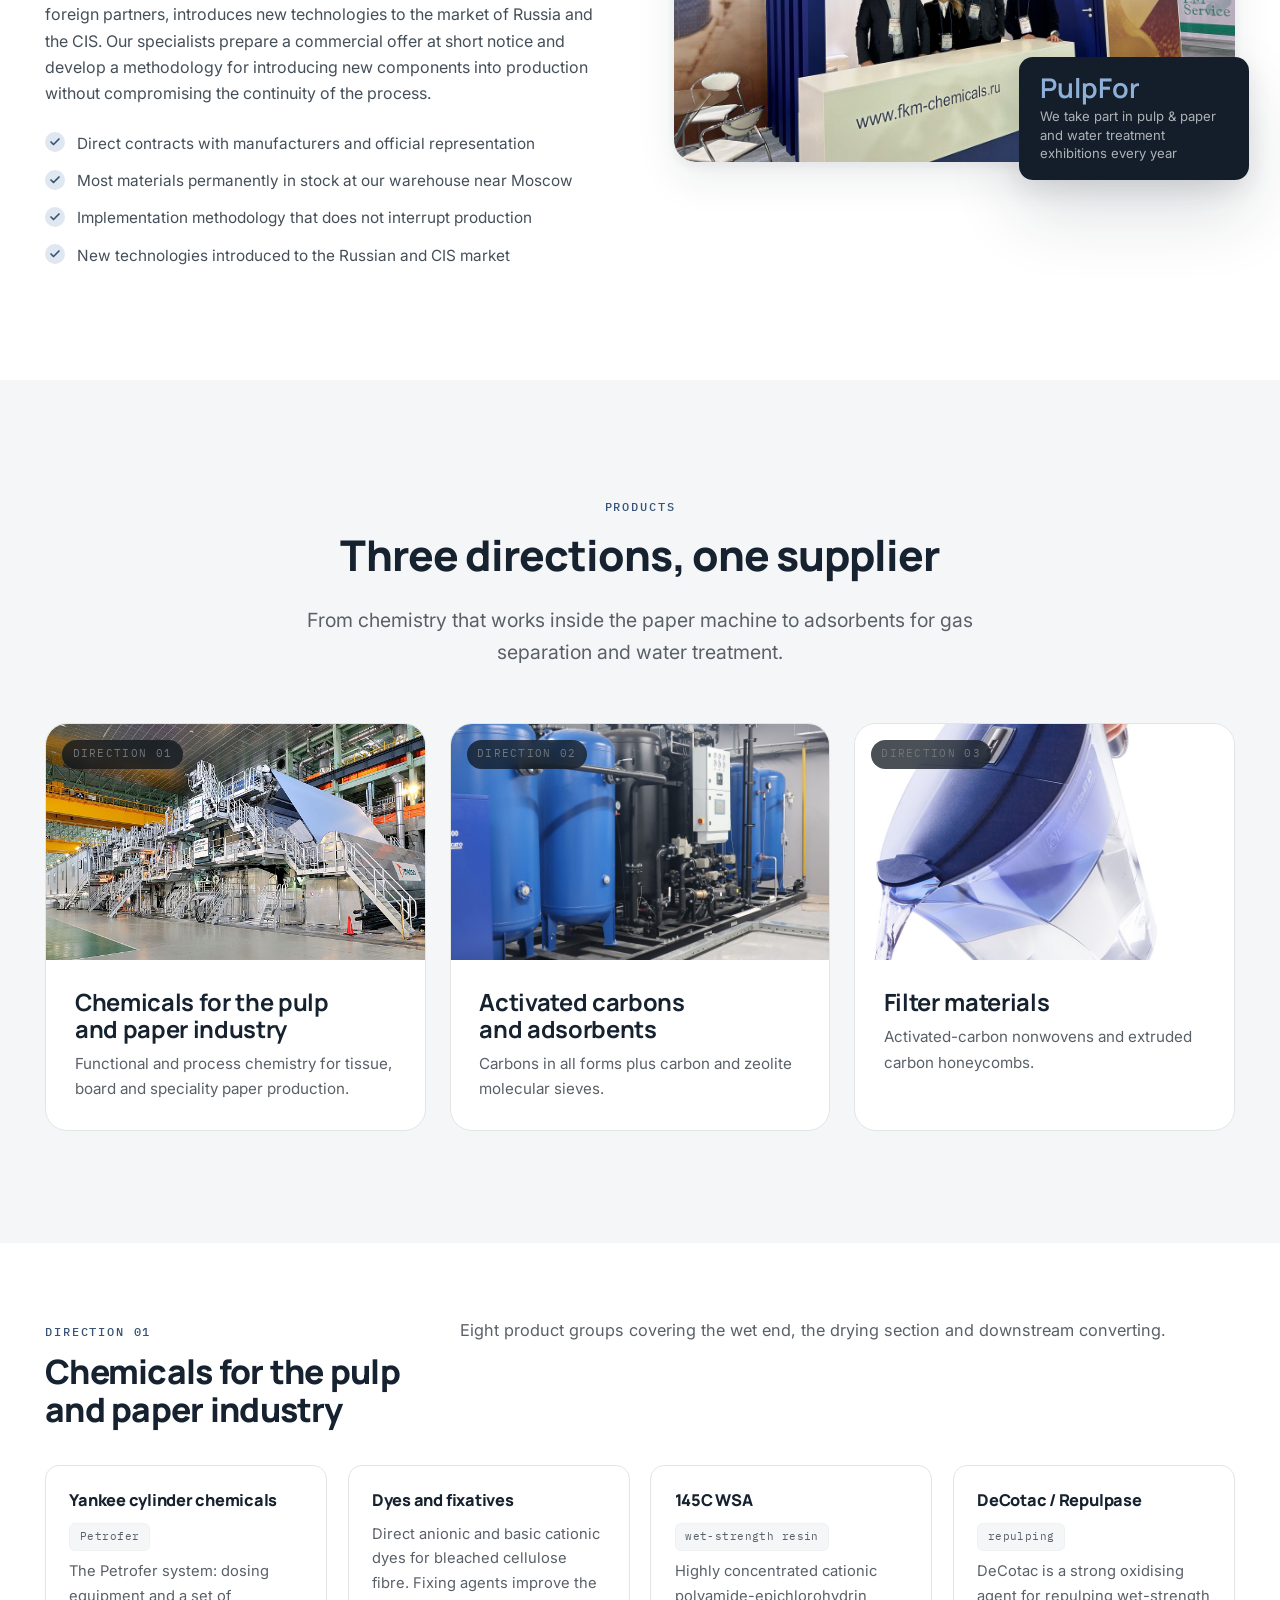
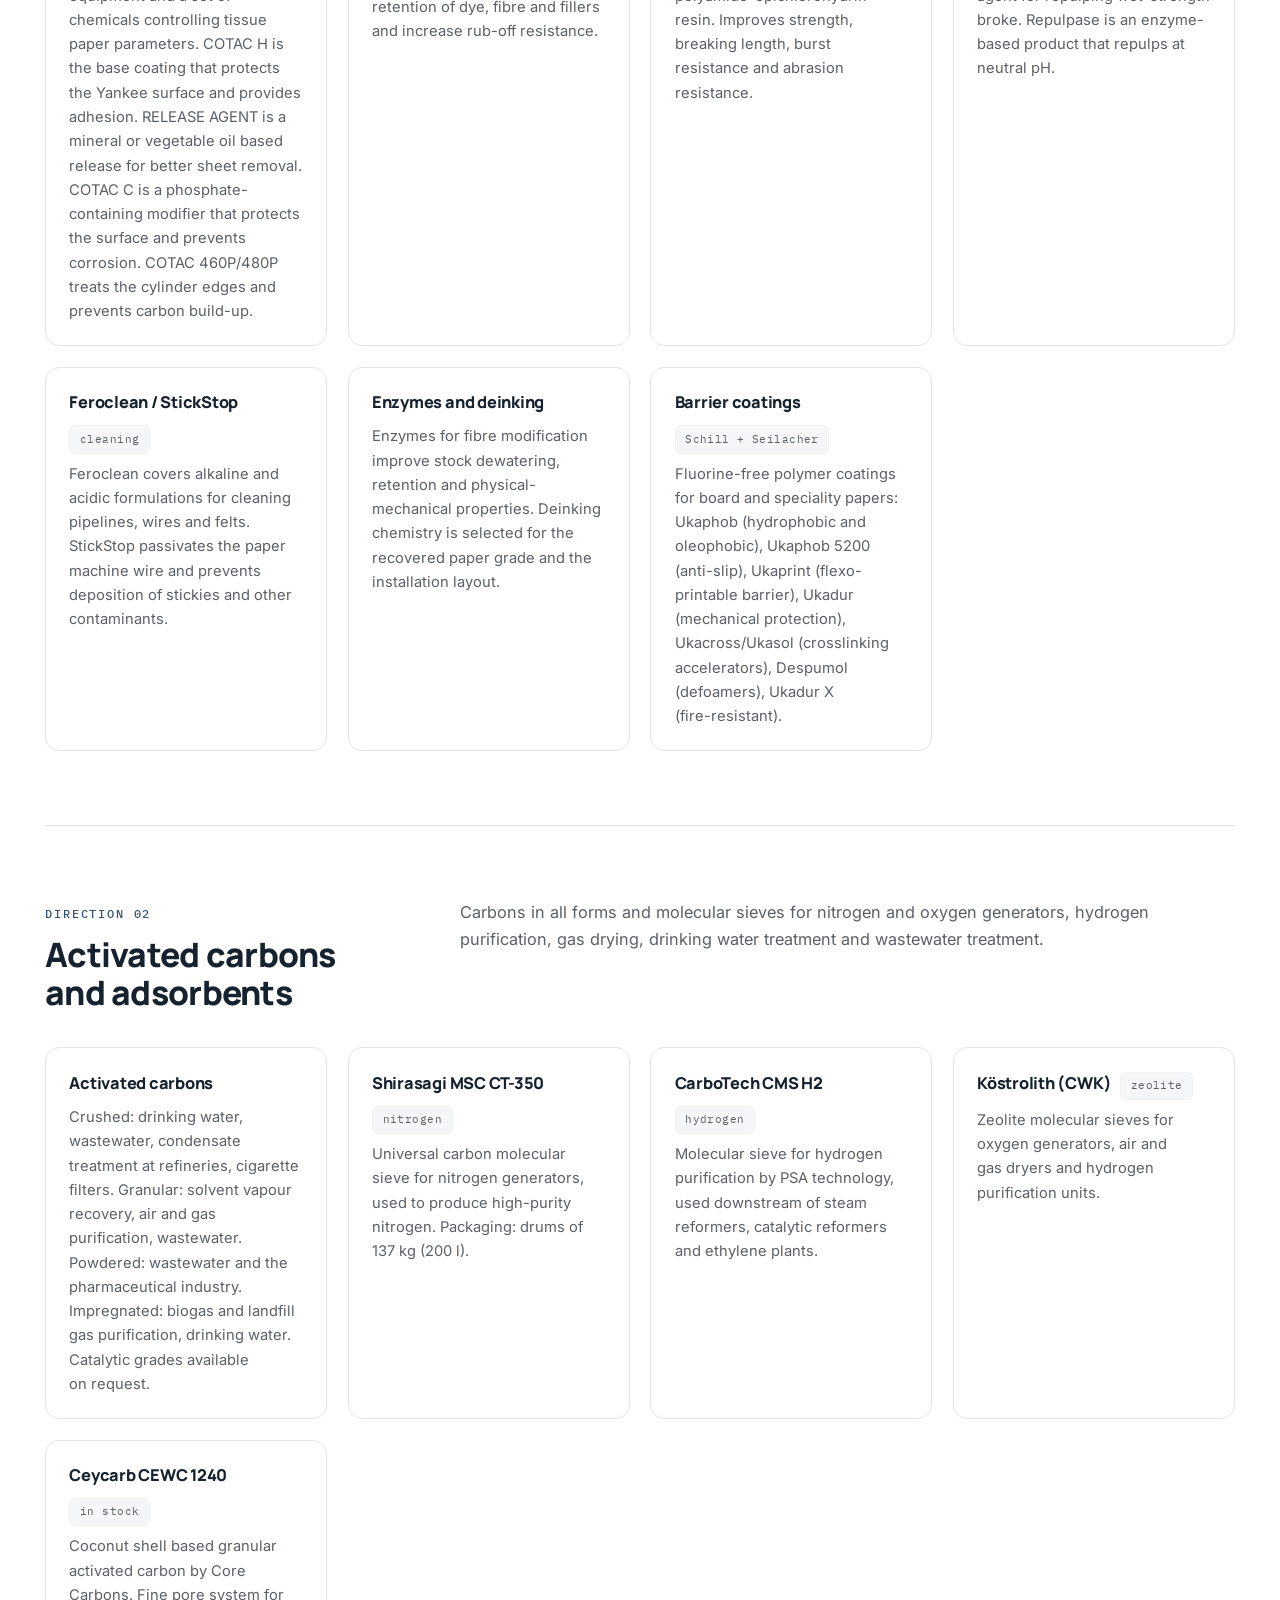
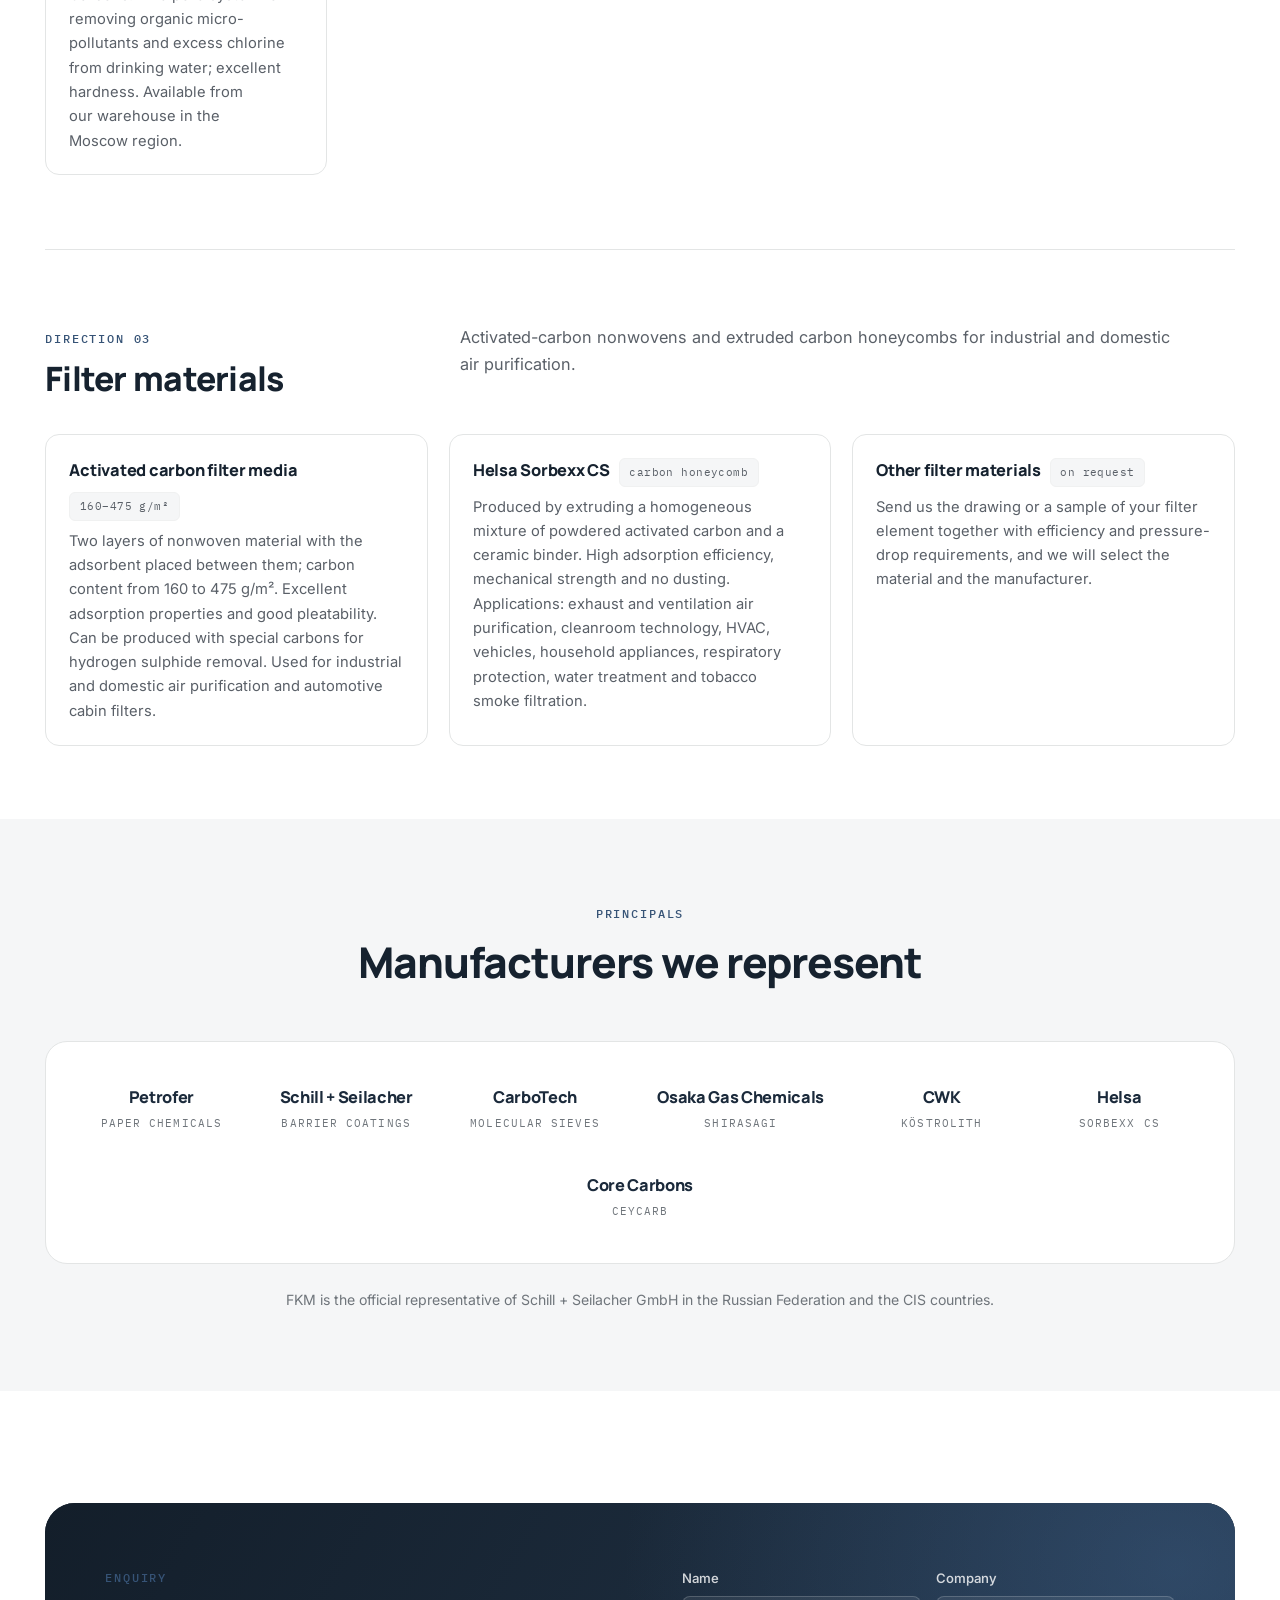
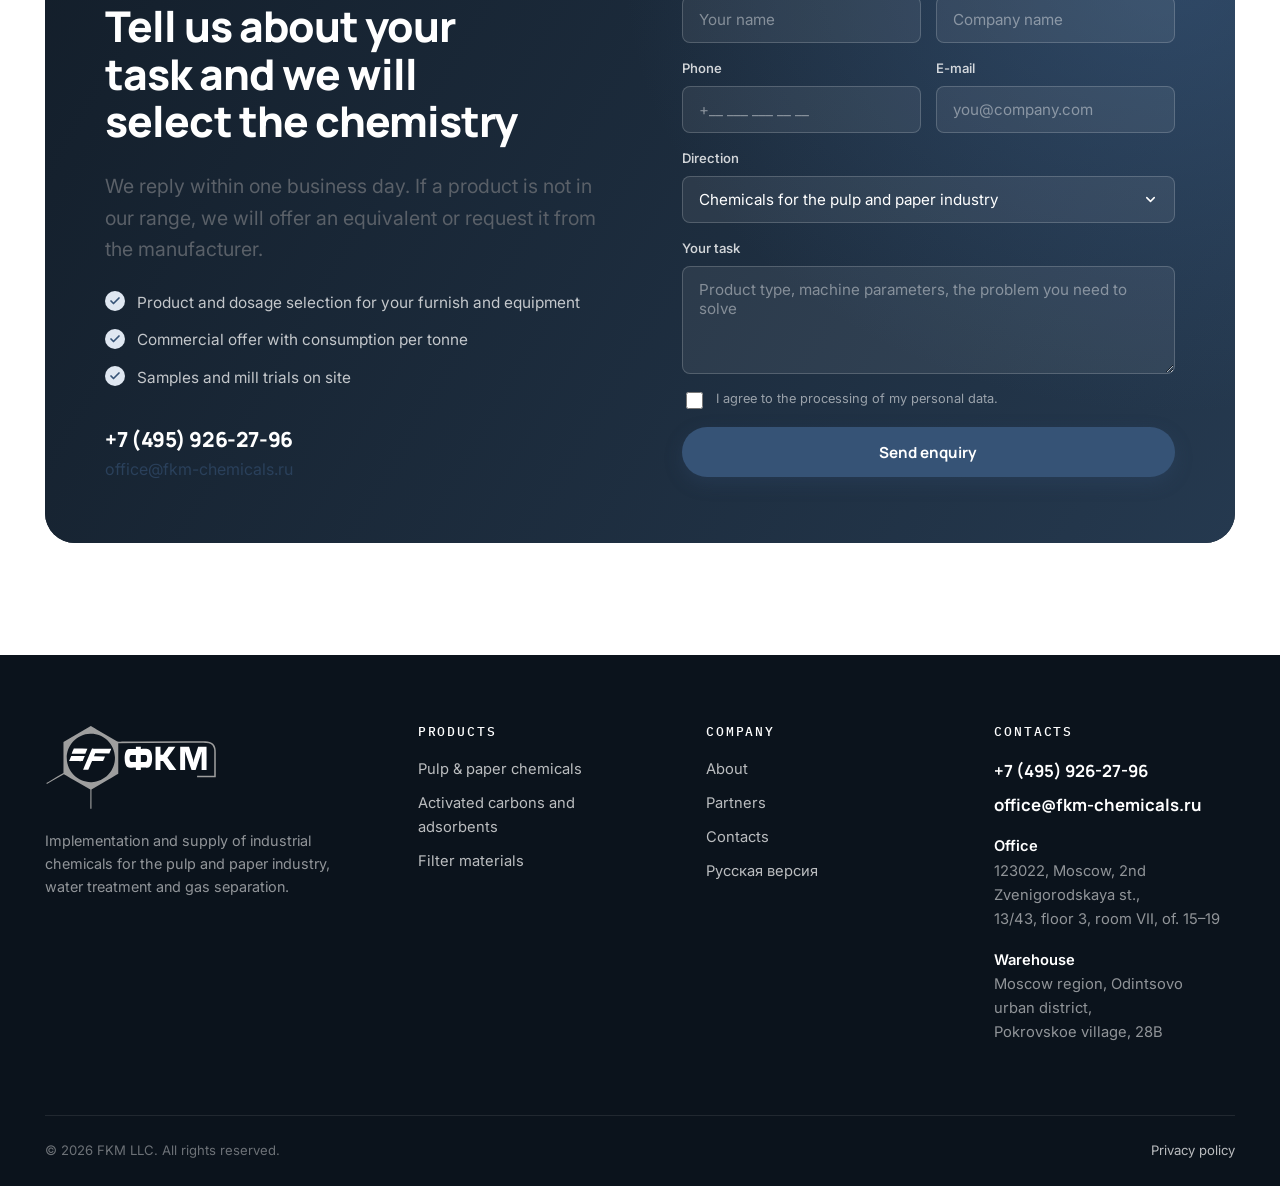
<file: en/index.html>
<!DOCTYPE html>
<html lang="en">
<head>
<meta charset="utf-8">
<meta name="viewport" content="width=device-width, initial-scale=1">
<title>FKM — industrial chemicals for the pulp and paper industry</title>
<meta name="description" content="FKM supplies and implements industrial chemicals for the pulp and paper industry: Yankee cylinder coatings, fluorine-free barrier coatings, dyes, enzymes, wet-strength resin, activated carbons, molecular sieves and filter media. Warehouse near Moscow, deliveries across Russia and the CIS.">
<link rel="canonical" href="https://fkm-chemicals.ru/en/">
<link rel="alternate" hreflang="ru" href="https://fkm-chemicals.ru/">
<link rel="alternate" hreflang="en" href="https://fkm-chemicals.ru/en/">
<meta property="og:type" content="website">
<meta property="og:locale" content="en_US">
<meta property="og:site_name" content="FKM">
<meta property="og:title" content="FKM — industrial chemicals for the pulp and paper industry">
<meta property="og:description" content="Supply and technical implementation of paper chemicals, adsorbents and filter media in Russia and the CIS.">
<meta property="og:image" content="https://fkm-chemicals.ru/assets/img/tissue-rolls.jpg">
<meta name="theme-color" content="#0B131C">
<link rel="icon" href="../assets/img/favicon.svg" type="image/svg+xml">
<link rel="preconnect" href="https://fonts.googleapis.com">
<link rel="preconnect" href="https://fonts.gstatic.com" crossorigin>
<link href="https://fonts.googleapis.com/css2?family=IBM+Plex+Mono:wght@400;500&family=Inter:wght@400;500;600&family=Manrope:wght@600;700;800&display=swap" rel="stylesheet">
<link rel="stylesheet" href="../assets/css/style.css">
<noscript><style>[data-reveal]{opacity:1;transform:none}</style></noscript>
</head>
<body>
<a class="skip-link" href="#main">Skip to content</a>

<div class="topbar">
  <div class="container topbar__inner">
    <div class="topbar__facts">
      <span>
        <svg viewBox="0 0 24 24" fill="none" stroke="currentColor" stroke-width="2" stroke-linecap="round" stroke-linejoin="round" aria-hidden="true"><path d="M3 9h13v9H3z"/><path d="M16 12h3.5L22 15v3h-6"/><circle cx="7" cy="18" r="2"/><circle cx="18" cy="18" r="2"/></svg>
        Shipment from our warehouse in the Moscow region
      </span>
      <span>
        <svg viewBox="0 0 24 24" fill="none" stroke="currentColor" stroke-width="2" stroke-linecap="round" stroke-linejoin="round" aria-hidden="true"><circle cx="12" cy="12" r="9"/><path d="M3 12h18M12 3a15 15 0 0 1 0 18 15 15 0 0 1 0-18z"/></svg>
        Deliveries across Russia and the CIS
      </span>
    </div>
    <div class="topbar__side">
      <a href="mailto:office@fkm-chemicals.ru">office@fkm-chemicals.ru</a>
      <span class="lang">
        <a href="../index.html">RU</a>
        <a href="index.html" class="is-active" aria-current="true">EN</a>
      </span>
    </div>
  </div>
</div>

<header class="header">
  <div class="container header__inner">
    <a class="logo" href="index.html" aria-label="FKM — home">
      <img src="../assets/img/logo.svg" alt="FKM" width="1000" height="486">
    </a>

    <nav class="nav" aria-label="Main navigation">
      <ul class="nav__list">
        <li class="nav__item"><a class="nav__link" href="#about">About</a></li>
        <li class="nav__item"><a class="nav__link" href="#products">Products</a></li>
        <li class="nav__item"><a class="nav__link" href="#partners">Partners</a></li>
        <li class="nav__item"><a class="nav__link" href="#contacts">Contacts</a></li>
      </ul>
    </nav>

    <div class="header__actions">
      <a class="header__phone" href="tel:+74959262796">+7 (495) 926-27-96</a>
      <a class="btn btn--primary btn--sm" href="#request">Request a quote</a>
      <button class="burger" type="button" aria-label="Menu" aria-expanded="false" aria-controls="mobile-nav">
        <span></span><span></span><span></span>
      </button>
    </div>
  </div>
</header>

<div class="mobile-nav" id="mobile-nav">
  <ul>
    <li><a href="#about">About</a></li>
    <li><a href="#products">Products</a></li>
    <li><a href="#partners">Partners</a></li>
    <li><a href="#contacts">Contacts</a></li>
    <li><a href="../index.html">Русская версия</a></li>
  </ul>
  <div class="mobile-nav__cta">
    <a class="btn btn--primary btn--block" href="#request">Request a quote</a>
  </div>
  <div class="mobile-nav__meta">
    <a href="tel:+74959262796">+7 (495) 926-27-96</a>
    <a href="mailto:office@fkm-chemicals.ru">office@fkm-chemicals.ru</a>
    <p>Moscow, 2nd Zvenigorodskaya st. 13/43<br>Warehouse: Moscow region, Odintsovo district, Pokrovskoe 28B</p>
  </div>
</div>

<main id="main">

<section class="hero">
  <div class="hero__bg"><img src="../assets/img/tissue-rolls.jpg" alt="" loading="eager" fetchpriority="high" width="1280" height="854"></div>
  <div class="hero__scrim"></div>
  <div class="hero__mesh"></div>
  <div class="container hero__inner">
    <div>
      <span class="eyebrow">Industrial chemicals for pulp &amp; paper</span>
      <h1>Paper chemicals <em>supplied and implemented on site</em></h1>
      <p class="hero__lead">
        We select, supply and start up chemistry for paper machines: Yankee cylinder coatings,
        fluorine-free barrier coatings, dyes, enzymes and cleaning agents, plus activated carbons,
        molecular sieves and filter media.
      </p>
      <div class="hero__actions">
        <a class="btn btn--primary btn--lg" href="#request">
          Request a quote
          <svg viewBox="0 0 24 24" fill="none" stroke="currentColor" stroke-width="2.2" stroke-linecap="round" stroke-linejoin="round" aria-hidden="true"><path d="M5 12h14M13 6l6 6-6 6"/></svg>
        </a>
        <a class="btn btn--onDark btn--lg" href="#products">Product range</a>
      </div>
    </div>

    <div class="hero__panel">
      <h2>Product directions</h2>
      <ul>
        <li><a href="#pulp">Chemicals for the pulp and paper industry
          <svg class="chev" viewBox="0 0 24 24" fill="none" stroke="currentColor" stroke-width="2.2" stroke-linecap="round" stroke-linejoin="round" aria-hidden="true"><polyline points="9 6 15 12 9 18"/></svg></a></li>
        <li><a href="#carbon">Activated carbons and adsorbents
          <svg class="chev" viewBox="0 0 24 24" fill="none" stroke="currentColor" stroke-width="2.2" stroke-linecap="round" stroke-linejoin="round" aria-hidden="true"><polyline points="9 6 15 12 9 18"/></svg></a></li>
        <li><a href="#filters">Filter materials
          <svg class="chev" viewBox="0 0 24 24" fill="none" stroke="currentColor" stroke-width="2.2" stroke-linecap="round" stroke-linejoin="round" aria-hidden="true"><polyline points="9 6 15 12 9 18"/></svg></a></li>
      </ul>
    </div>
  </div>
</section>

<section class="stats">
  <div class="container">
    <div class="stats__grid">
      <div class="stats__item">
        <div class="stats__num">3</div>
        <div class="stats__label">product directions: paper chemicals, adsorbents, filter media</div>
      </div>
      <div class="stats__item">
        <div class="stats__num">8</div>
        <div class="stats__label">groups of chemicals for pulp and paper production</div>
      </div>
      <div class="stats__item">
        <div class="stats__num">7</div>
        <div class="stats__label">international manufacturers we represent</div>
      </div>
      <div class="stats__item">
        <div class="stats__num">RU<span>+</span>CIS</div>
        <div class="stats__label">delivery and technical support coverage</div>
      </div>
    </div>
  </div>
</section>

<!-- ================================= About ================================ -->
<section class="section" id="about">
  <div class="container split">
    <div data-reveal>
      <span class="eyebrow">About the company</span>
      <h2>A technology partner, not just a trader</h2>
      <p class="lead">
        FKM has been operating in the market of Russia and the CIS countries for many years.
        Initially relying on the supply of high-quality materials, reliable logistics and technological
        support of the supplied products, we have established long-term partnerships with both
        consumers and manufacturers.
      </p>
      <p>
        Our company constantly expands its product range and, together with foreign partners,
        introduces new technologies to the market of Russia and the CIS. Our specialists prepare
        a commercial offer at short notice and develop a methodology for introducing new components
        into production without compromising the continuity of the process.
      </p>
      <ul class="checks">
        <li>Direct contracts with manufacturers and official representation</li>
        <li>Most materials permanently in stock at our warehouse near Moscow</li>
        <li>Implementation methodology that does not interrupt production</li>
        <li>New technologies introduced to the Russian and CIS market</li>
      </ul>
    </div>
    <div class="split__media" data-reveal data-delay="1">
      <img src="../assets/img/news/pulpfor-2023.jpg" alt="FKM booth at the PulpFor exhibition" loading="lazy" width="1280" height="960">
      <div class="split__badge">
        <strong>PulpFor</strong>
        <span>We take part in pulp &amp; paper and water treatment exhibitions every year</span>
      </div>
    </div>
  </div>
</section>

<!-- =============================== Products =============================== -->
<section class="section section--paper" id="products">
  <div class="container">
    <div class="section-head section-head--center" data-reveal>
      <span class="eyebrow">Products</span>
      <h2>Three directions, one supplier</h2>
      <p class="lead">From chemistry that works inside the paper machine to adsorbents for gas separation and water treatment.</p>
    </div>

    <div class="dir-grid">
      <article class="dir-card" data-reveal>
        <div class="dir-card__media">
          <span class="dir-card__badge">Direction 01</span>
          <img src="../assets/img/papermachine.jpg" alt="Paper machine in a mill" loading="lazy" width="720" height="395">
        </div>
        <div class="dir-card__body">
          <h3><a href="#pulp">Chemicals for the pulp and paper industry</a></h3>
          <p>Functional and process chemistry for tissue, board and speciality paper production.</p>
        </div>
      </article>
      <article class="dir-card" data-reveal data-delay="1">
        <div class="dir-card__media">
          <span class="dir-card__badge">Direction 02</span>
          <img src="../assets/img/psa-plant.jpg" alt="Gas separation adsorption unit" loading="lazy" width="1680" height="1260">
        </div>
        <div class="dir-card__body">
          <h3><a href="#carbon">Activated carbons and adsorbents</a></h3>
          <p>Carbons in all forms plus carbon and zeolite molecular sieves.</p>
        </div>
      </article>
      <article class="dir-card" data-reveal data-delay="2">
        <div class="dir-card__media">
          <span class="dir-card__badge">Direction 03</span>
          <img src="../assets/img/water-filter.jpg" alt="Water filter jug" loading="lazy" width="796" height="1000">
        </div>
        <div class="dir-card__body">
          <h3><a href="#filters">Filter materials</a></h3>
          <p>Activated-carbon nonwovens and extruded carbon honeycombs.</p>
        </div>
      </article>
    </div>
  </div>
</section>

<div class="container">

  <section class="prod-group" id="pulp">
    <div class="prod-group__head" data-reveal>
      <div>
        <span class="eyebrow">Direction 01</span>
        <h2>Chemicals for the pulp and paper industry</h2>
      </div>
      <p class="prod-group__intro">
        Eight product groups covering the wet end, the drying section and downstream converting.
      </p>
    </div>

    <div class="prod-list">
      <article class="prod-item" data-reveal>
        <div class="prod-item__name"><b>Yankee cylinder chemicals</b><span class="tag">Petrofer</span></div>
        <p>The Petrofer system: dosing equipment and a set of chemicals controlling tissue paper parameters. COTAC H is the base coating that protects the Yankee surface and provides adhesion. RELEASE AGENT is a mineral or vegetable oil based release for better sheet removal. COTAC C is a phosphate-containing modifier that protects the surface and prevents corrosion. COTAC 460P/480P treats the cylinder edges and prevents carbon build-up.</p>
      </article>
      <article class="prod-item" data-reveal>
        <div class="prod-item__name"><b>Dyes and fixatives</b></div>
        <p>Direct anionic and basic cationic dyes for bleached cellulose fibre. Fixing agents improve the retention of dye, fibre and fillers and increase rub-off resistance.</p>
      </article>
      <article class="prod-item" data-reveal>
        <div class="prod-item__name"><b>145C WSA</b><span class="tag">wet-strength resin</span></div>
        <p>Highly concentrated cationic polyamide-epichlorohydrin resin. Improves strength, breaking length, burst resistance and abrasion resistance.</p>
      </article>
      <article class="prod-item" data-reveal>
        <div class="prod-item__name"><b>DeCotac / Repulpase</b><span class="tag">repulping</span></div>
        <p>DeCotac is a strong oxidising agent for repulping wet-strength broke. Repulpase is an enzyme-based product that repulps at neutral pH.</p>
      </article>
      <article class="prod-item" data-reveal>
        <div class="prod-item__name"><b>Feroclean / StickStop</b><span class="tag">cleaning</span></div>
        <p>Feroclean covers alkaline and acidic formulations for cleaning pipelines, wires and felts. StickStop passivates the paper machine wire and prevents deposition of stickies and other contaminants.</p>
      </article>
      <article class="prod-item" data-reveal>
        <div class="prod-item__name"><b>Enzymes and deinking</b></div>
        <p>Enzymes for fibre modification improve stock dewatering, retention and physical-mechanical properties. Deinking chemistry is selected for the recovered paper grade and the installation layout.</p>
      </article>
      <article class="prod-item" data-reveal>
        <div class="prod-item__name"><b>Barrier coatings</b><span class="tag">Schill + Seilacher</span></div>
        <p>Fluorine-free polymer coatings for board and speciality papers: Ukaphob (hydrophobic and oleophobic), Ukaphob 5200 (anti-slip), Ukaprint (flexo-printable barrier), Ukadur (mechanical protection), Ukacross/Ukasol (crosslinking accelerators), Despumol (defoamers), Ukadur X (fire-resistant).</p>
      </article>
    </div>
  </section>

  <section class="prod-group" id="carbon">
    <div class="prod-group__head" data-reveal>
      <div>
        <span class="eyebrow">Direction 02</span>
        <h2>Activated carbons and adsorbents</h2>
      </div>
      <p class="prod-group__intro">
        Carbons in all forms and molecular sieves for nitrogen and oxygen generators, hydrogen purification,
        gas drying, drinking water treatment and wastewater treatment.
      </p>
    </div>

    <div class="prod-list">
      <article class="prod-item" data-reveal>
        <div class="prod-item__name"><b>Activated carbons</b></div>
        <p>Crushed: drinking water, wastewater, condensate treatment at refineries, cigarette filters. Granular: solvent vapour recovery, air and gas purification, wastewater. Powdered: wastewater and the pharmaceutical industry. Impregnated: biogas and landfill gas purification, drinking water. Catalytic grades available on request.</p>
      </article>
      <article class="prod-item" data-reveal>
        <div class="prod-item__name"><b>Shirasagi MSC CT-350</b><span class="tag">nitrogen</span></div>
        <p>Universal carbon molecular sieve for nitrogen generators, used to produce high-purity nitrogen. Packaging: drums of 137 kg (200 l).</p>
      </article>
      <article class="prod-item" data-reveal>
        <div class="prod-item__name"><b>CarboTech CMS H2</b><span class="tag">hydrogen</span></div>
        <p>Molecular sieve for hydrogen purification by PSA technology, used downstream of steam reformers, catalytic reformers and ethylene plants.</p>
      </article>
      <article class="prod-item" data-reveal>
        <div class="prod-item__name"><b>Köstrolith (CWK)</b><span class="tag">zeolite</span></div>
        <p>Zeolite molecular sieves for oxygen generators, air and gas dryers and hydrogen purification units.</p>
      </article>
      <article class="prod-item" data-reveal>
        <div class="prod-item__name"><b>Ceycarb CEWC 1240</b><span class="tag">in stock</span></div>
        <p>Coconut shell based granular activated carbon by Core Carbons. Fine pore system for removing organic micro-pollutants and excess chlorine from drinking water; excellent hardness. Available from our warehouse in the Moscow region.</p>
      </article>
    </div>
  </section>

  <section class="prod-group" id="filters">
    <div class="prod-group__head" data-reveal>
      <div>
        <span class="eyebrow">Direction 03</span>
        <h2>Filter materials</h2>
      </div>
      <p class="prod-group__intro">
        Activated-carbon nonwovens and extruded carbon honeycombs for industrial and domestic air purification.
      </p>
    </div>

    <div class="prod-list">
      <article class="prod-item" data-reveal>
        <div class="prod-item__name"><b>Activated carbon filter media</b><span class="tag">160–475 g/m²</span></div>
        <p>Two layers of nonwoven material with the adsorbent placed between them; carbon content from 160 to 475 g/m². Excellent adsorption properties and good pleatability. Can be produced with special carbons for hydrogen sulphide removal. Used for industrial and domestic air purification and automotive cabin filters.</p>
      </article>
      <article class="prod-item" data-reveal>
        <div class="prod-item__name"><b>Helsa Sorbexx CS</b><span class="tag">carbon honeycomb</span></div>
        <p>Produced by extruding a homogeneous mixture of powdered activated carbon and a ceramic binder. High adsorption efficiency, mechanical strength and no dusting. Applications: exhaust and ventilation air purification, cleanroom technology, HVAC, vehicles, household appliances, respiratory protection, water treatment and tobacco smoke filtration.</p>
      </article>
      <article class="prod-item" data-reveal>
        <div class="prod-item__name"><b>Other filter materials</b><span class="tag">on request</span></div>
        <p>Send us the drawing or a sample of your filter element together with efficiency and pressure-drop requirements, and we will select the material and the manufacturer.</p>
      </article>
    </div>
  </section>

</div>

<!-- =============================== Partners =============================== -->
<section class="section section--tight section--paper" id="partners">
  <div class="container">
    <div class="section-head section-head--center" data-reveal>
      <span class="eyebrow">Principals</span>
      <h2>Manufacturers we represent</h2>
    </div>
    <div class="partners" data-reveal>
      <div class="partner"><div class="partner__name">Petrofer</div><span class="partner__meta">Paper chemicals</span></div>
      <div class="partner"><div class="partner__name">Schill + Seilacher</div><span class="partner__meta">Barrier coatings</span></div>
      <div class="partner"><div class="partner__name">CarboTech</div><span class="partner__meta">Molecular sieves</span></div>
      <div class="partner"><div class="partner__name">Osaka Gas Chemicals</div><span class="partner__meta">Shirasagi</span></div>
      <div class="partner"><div class="partner__name">CWK</div><span class="partner__meta">Köstrolith</span></div>
      <div class="partner"><div class="partner__name">Helsa</div><span class="partner__meta">Sorbexx CS</span></div>
      <div class="partner"><div class="partner__name">Core Carbons</div><span class="partner__meta">Ceycarb</span></div>
    </div>
    <p class="text-center muted" style="margin-top:1.5rem;font-size:.88rem">
      FKM is the official representative of Schill + Seilacher GmbH in the Russian Federation and the CIS countries.
    </p>
  </div>
</section>

<!-- ================================== CTA ================================= -->
<section class="section" id="contacts">
  <div class="container">
    <div class="cta" id="request" data-reveal>
      <div class="cta__grid">
        <div>
          <span class="eyebrow">Enquiry</span>
          <h2>Tell us about your task and we will select the chemistry</h2>
          <p class="lead">
            We reply within one business day. If a product is not in our range, we will offer
            an equivalent or request it from the manufacturer.
          </p>
          <ul class="checks">
            <li>Product and dosage selection for your furnish and equipment</li>
            <li>Commercial offer with consumption per tonne</li>
            <li>Samples and mill trials on site</li>
          </ul>
          <p style="margin-top:2rem">
            <a class="contact-card__big" style="color:#fff" href="tel:+74959262796">+7 (495) 926-27-96</a><br>
            <a href="mailto:office@fkm-chemicals.ru">office@fkm-chemicals.ru</a>
          </p>
        </div>

        <form class="form form--onDark" data-form data-subject="Enquiry from fkm-chemicals.ru (EN)">
          <div class="form__row">
            <div class="field">
              <label for="e-name">Name</label>
              <input id="e-name" name="Name" type="text" required autocomplete="name" placeholder="Your name">
            </div>
            <div class="field">
              <label for="e-company">Company</label>
              <input id="e-company" name="Company" type="text" autocomplete="organization" placeholder="Company name">
            </div>
          </div>
          <div class="form__row">
            <div class="field">
              <label for="e-phone">Phone</label>
              <input id="e-phone" name="Phone" type="tel" autocomplete="tel" placeholder="+__ ___ ___ __ __">
            </div>
            <div class="field">
              <label for="e-email">E-mail</label>
              <input id="e-email" name="E-mail" type="email" required autocomplete="email" placeholder="you@company.com">
            </div>
          </div>
          <div class="field">
            <label for="e-dir">Direction</label>
            <select id="e-dir" name="Direction">
              <option>Chemicals for the pulp and paper industry</option>
              <option>Activated carbons and adsorbents</option>
              <option>Filter materials</option>
              <option>Other</option>
            </select>
          </div>
          <div class="field">
            <label for="e-msg">Your task</label>
            <textarea id="e-msg" name="Task" required placeholder="Product type, machine parameters, the problem you need to solve"></textarea>
          </div>
          <div hidden aria-hidden="true">
            <label for="e-hp">Leave this field empty</label>
            <input id="e-hp" name="company_website" type="text" tabindex="-1" autocomplete="off">
          </div>
          <label class="consent">
            <input type="checkbox" name="consent" required>
            <span>I agree to the processing of my personal data.</span>
          </label>
          <div class="form__status" role="status"></div>
          <button class="btn btn--primary btn--block" type="submit">Send enquiry</button>
        </form>
      </div>
    </div>
  </div>
</section>

</main>

<footer class="footer">
  <div class="container">
    <div class="footer__top">
      <div class="footer__brand">
        <img src="../assets/img/logo-light.svg" alt="FKM" width="1000" height="486">
        <p>Implementation and supply of industrial chemicals for the pulp and paper industry, water treatment and gas separation.</p>
      </div>

      <div>
        <h4>Products</h4>
        <ul>
          <li><a href="#pulp">Pulp &amp; paper chemicals</a></li>
          <li><a href="#carbon">Activated carbons and adsorbents</a></li>
          <li><a href="#filters">Filter materials</a></li>
        </ul>
      </div>

      <div>
        <h4>Company</h4>
        <ul>
          <li><a href="#about">About</a></li>
          <li><a href="#partners">Partners</a></li>
          <li><a href="#contacts">Contacts</a></li>
          <li><a href="../index.html">Русская версия</a></li>
        </ul>
      </div>

      <div>
        <h4>Contacts</h4>
        <address class="footer__contact">
          <a href="tel:+74959262796">+7 (495) 926-27-96</a>
          <a href="mailto:office@fkm-chemicals.ru">office@fkm-chemicals.ru</a>
          <p style="margin-top:1rem">
            <strong style="color:#fff;font-weight:600">Office</strong><br>
            123022, Moscow, 2nd Zvenigorodskaya st.,<br>13/43, floor 3, room VII, of. 15–19
          </p>
          <p style="margin-top:.75rem">
            <strong style="color:#fff;font-weight:600">Warehouse</strong><br>
            Moscow region, Odintsovo urban district,<br>Pokrovskoe village, 28B
          </p>
        </address>
      </div>
    </div>

    <div class="footer__bottom">
      <span>© <span data-year>2026</span> FKM LLC. All rights reserved.</span>
      <nav aria-label="Utility links">
        <a href="../privacy.html">Privacy policy</a>
      </nav>
    </div>
  </div>
</footer>

<button class="to-top" type="button" aria-label="Back to top">
  <svg viewBox="0 0 24 24" fill="none" stroke="currentColor" stroke-width="2.4" stroke-linecap="round" stroke-linejoin="round" aria-hidden="true"><path d="M12 19V5M5 12l7-7 7 7"/></svg>
</button>

<script src="../assets/js/main.js" defer></script>
</body>
</html>
</file>
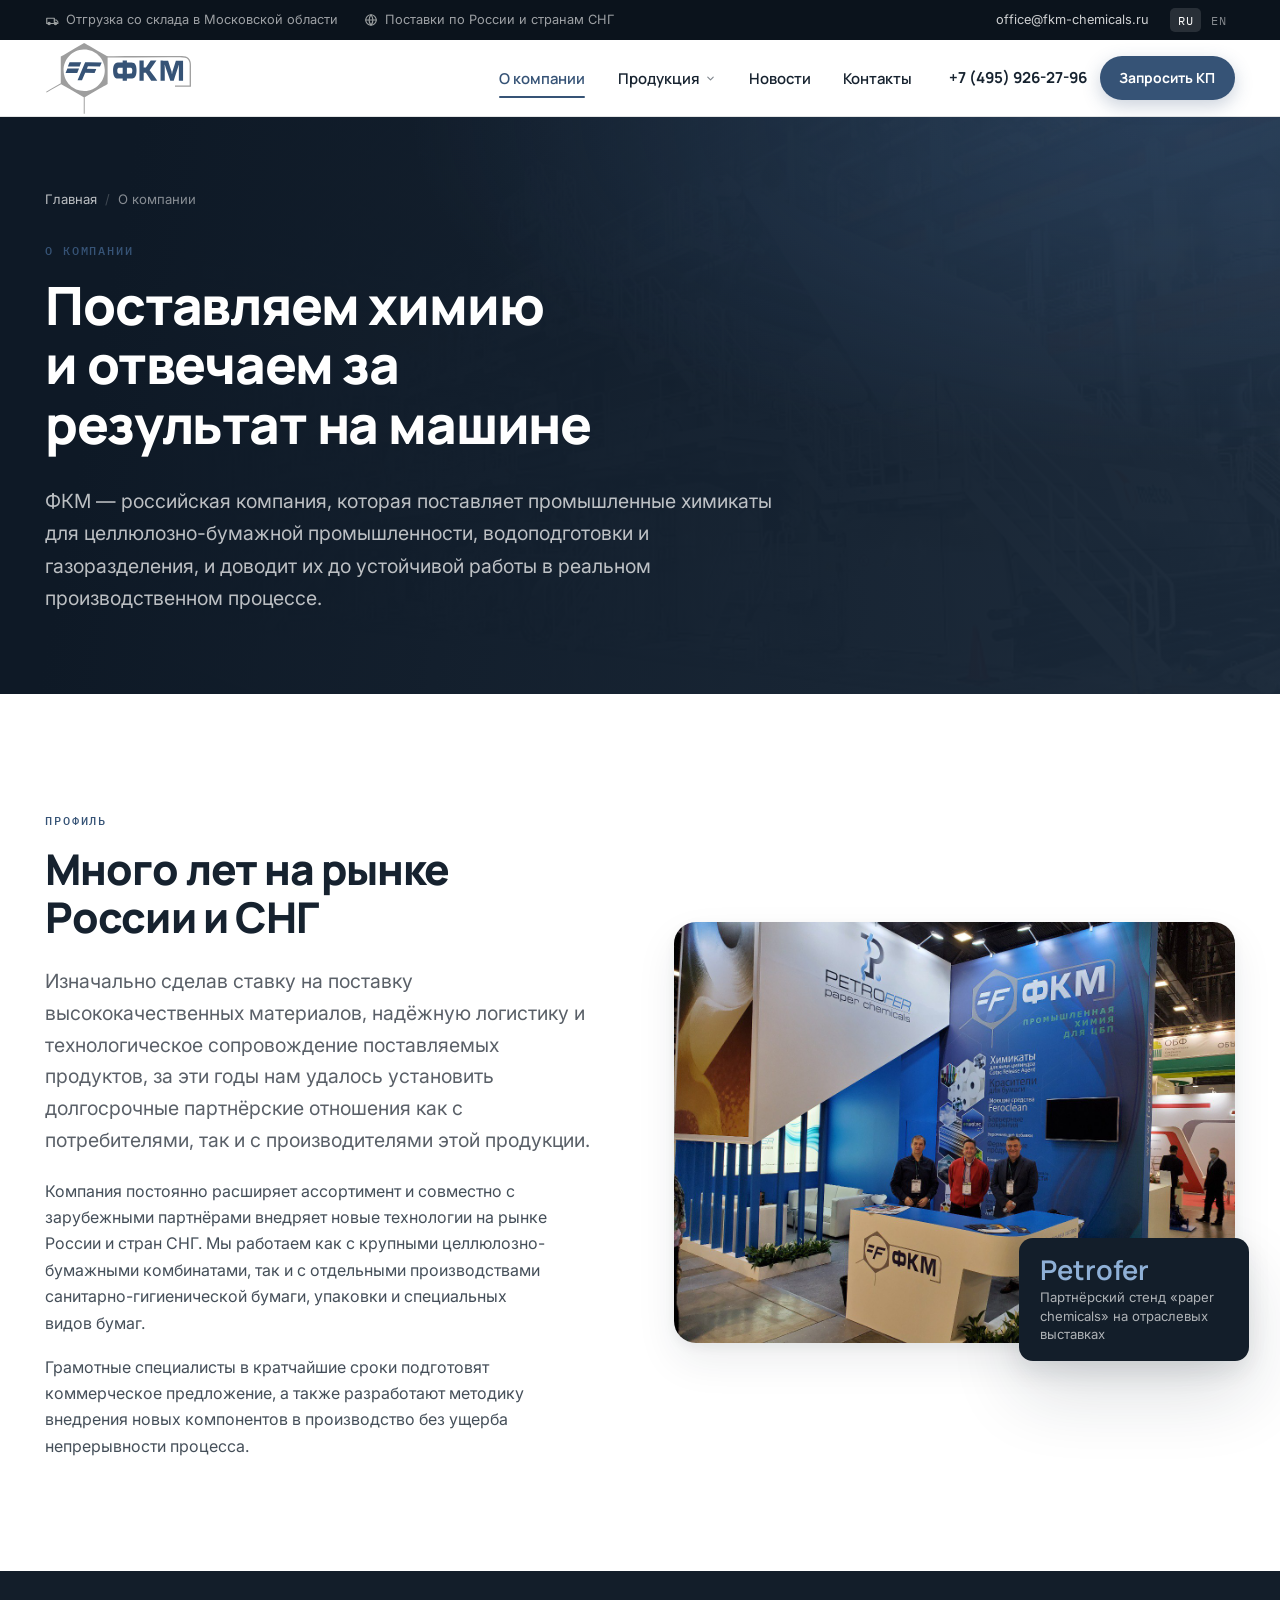
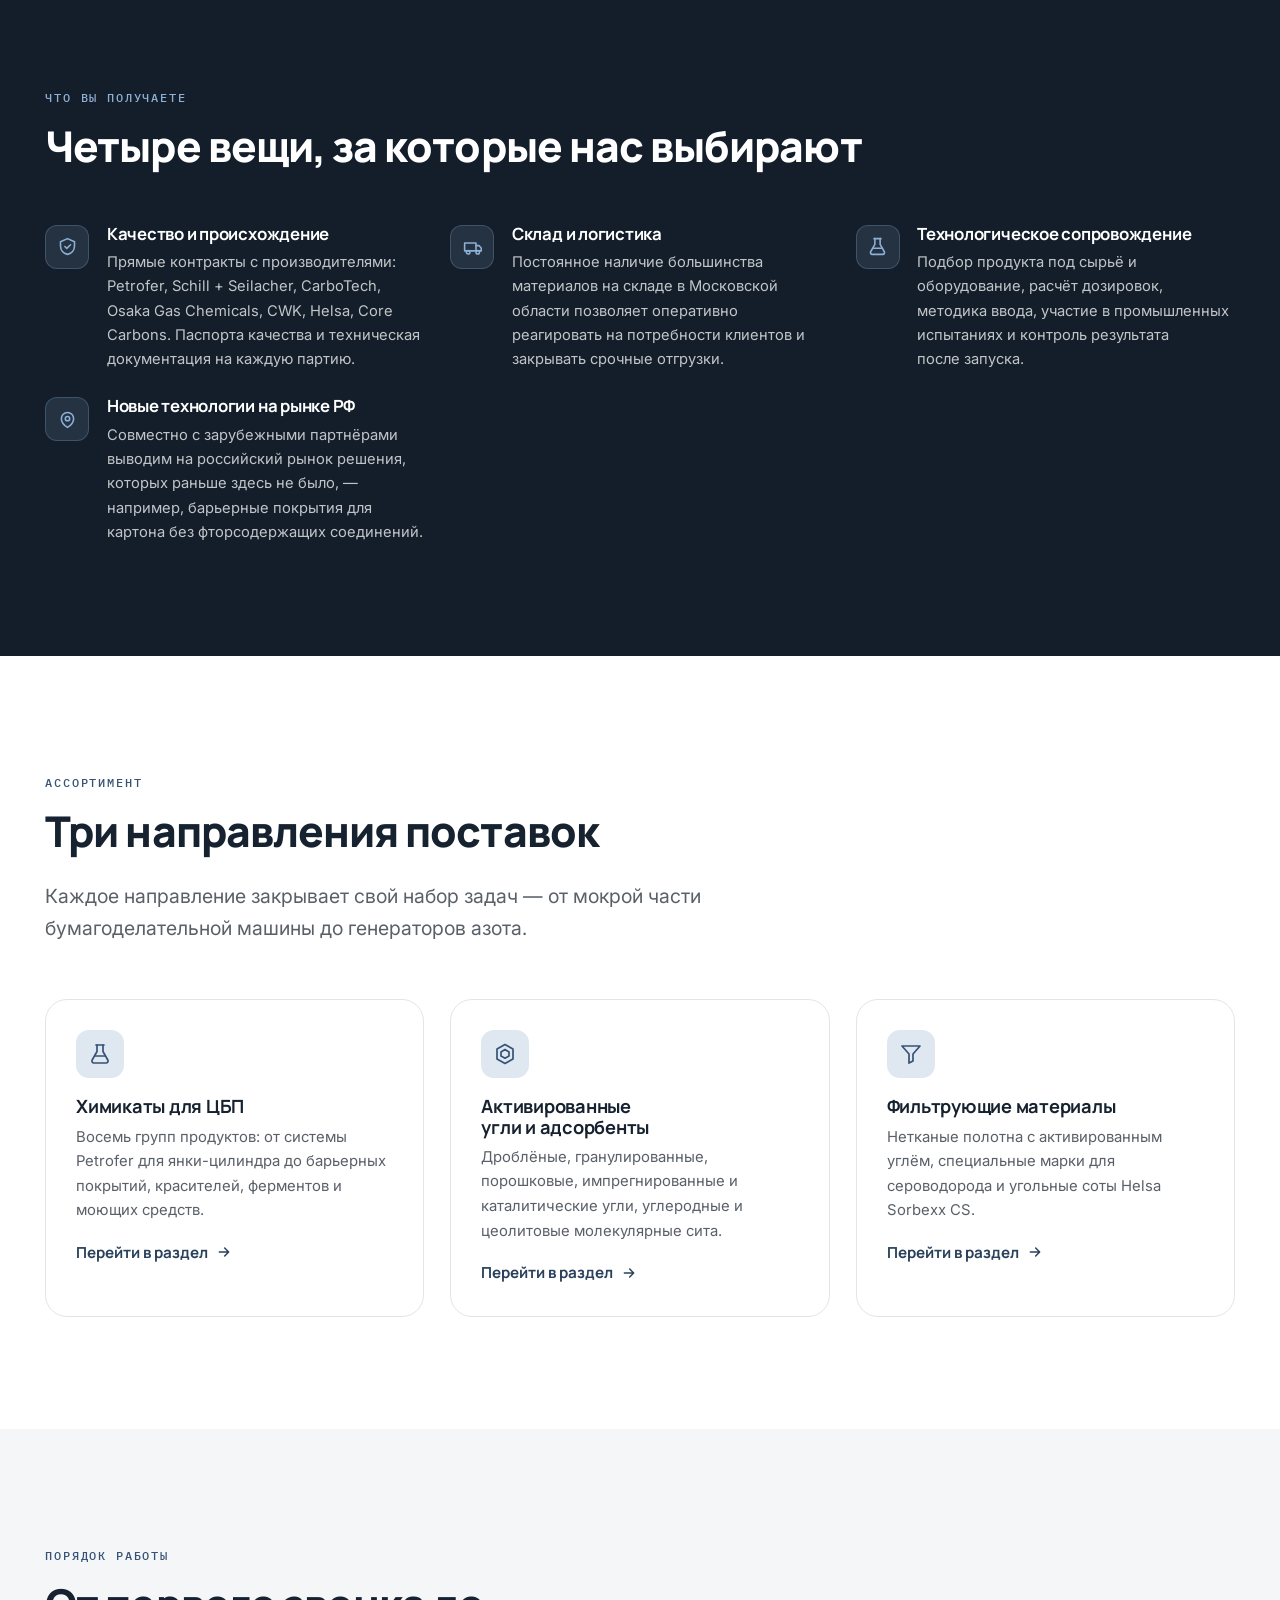
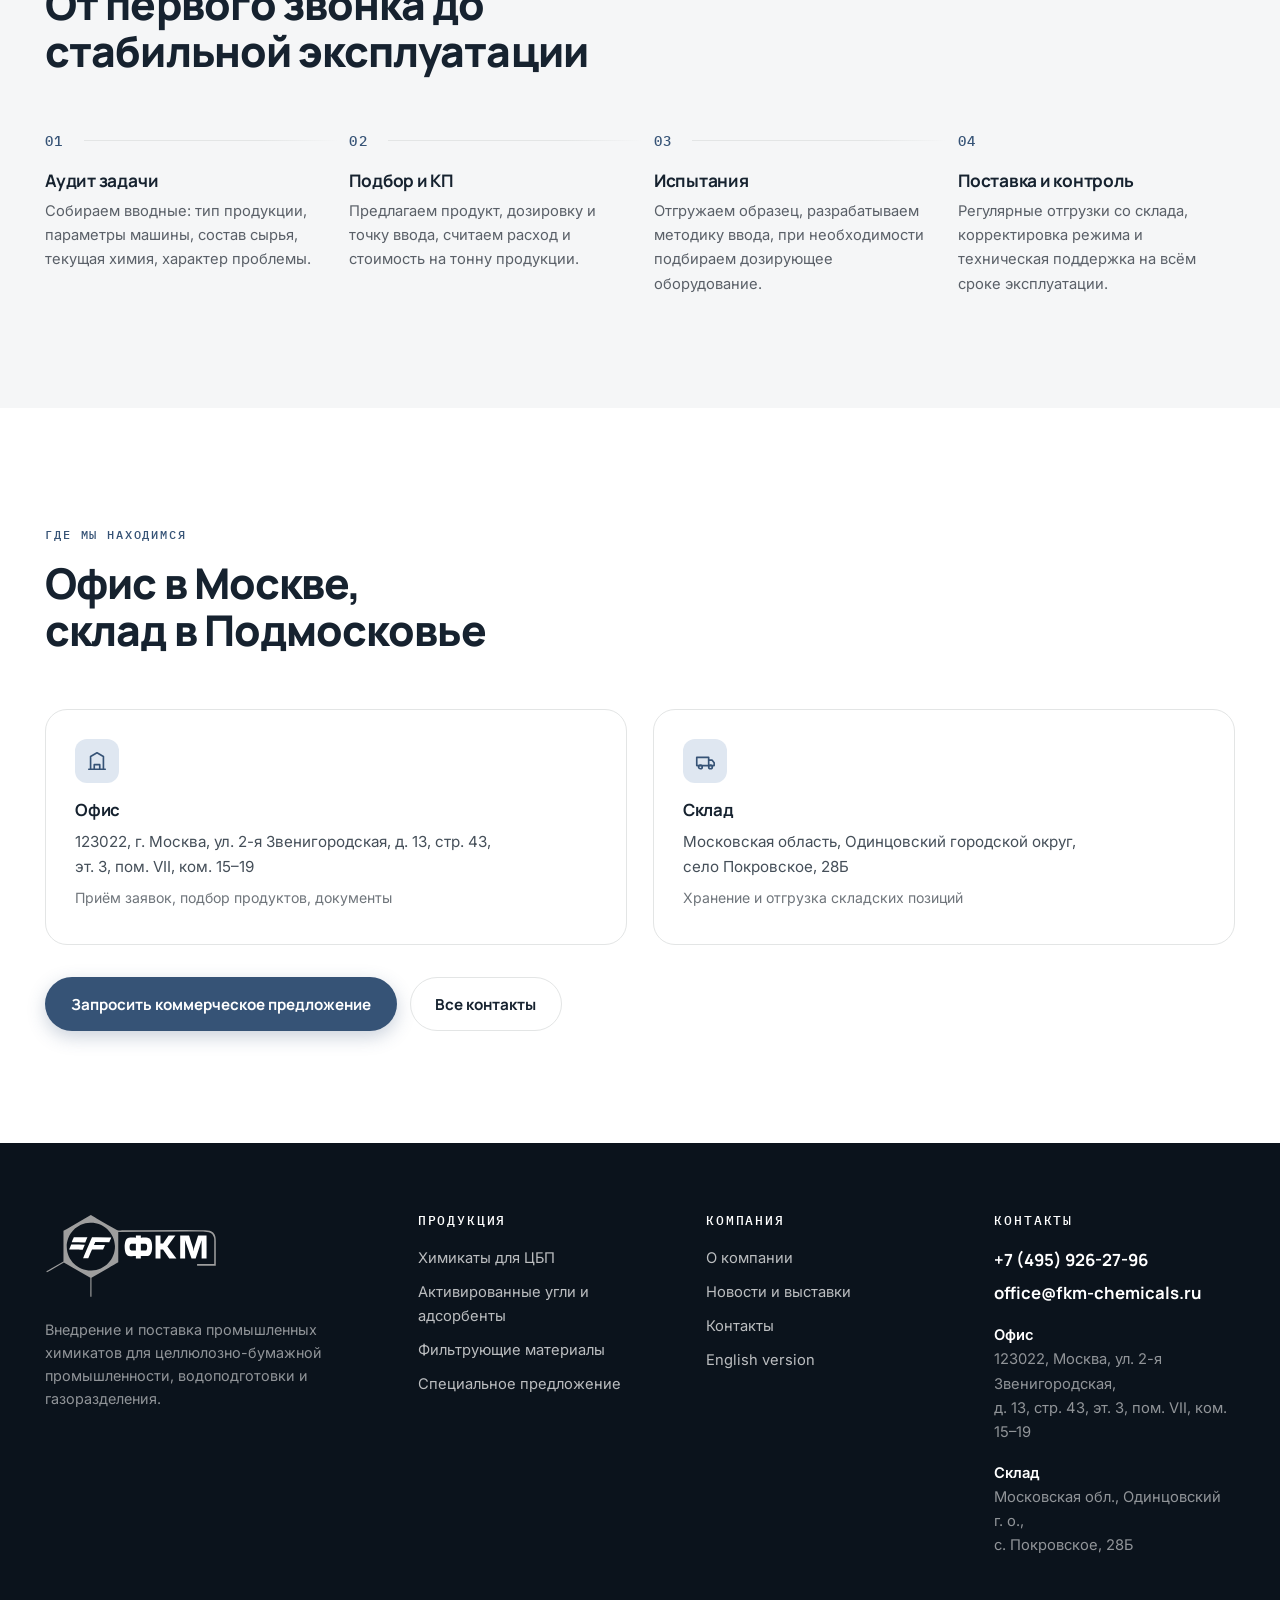
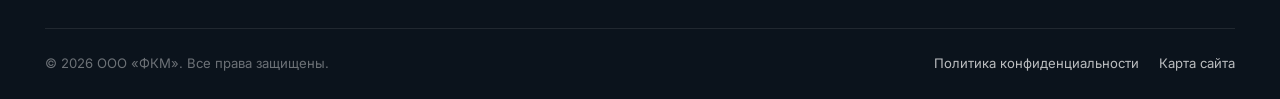
<file: about.html>
<!DOCTYPE html>
<html lang="ru">
<head>
<meta charset="utf-8">
<meta name="viewport" content="width=device-width, initial-scale=1">
<title>О компании ФКМ — поставка и внедрение промышленных химикатов</title>
<meta name="description" content="ФКМ работает на рынке России и стран СНГ много лет: прямые контракты с зарубежными производителями, склад в Московской области, разработка методик внедрения химикатов без остановки производства.">
<link rel="canonical" href="https://fkm-chemicals.ru/about.html">
<meta property="og:type" content="website">
<meta property="og:locale" content="ru_RU">
<meta property="og:site_name" content="ФКМ">
<meta property="og:title" content="О компании ФКМ">
<meta property="og:description" content="Технологический партнёр предприятий ЦБП: подбор, поставка и внедрение промышленной химии.">
<meta property="og:image" content="https://fkm-chemicals.ru/assets/img/news/pulpfor-2023.jpg">
<meta name="theme-color" content="#0B131C">
<link rel="icon" href="assets/img/favicon.svg" type="image/svg+xml">
<link rel="preconnect" href="https://fonts.googleapis.com">
<link rel="preconnect" href="https://fonts.gstatic.com" crossorigin>
<link href="https://fonts.googleapis.com/css2?family=IBM+Plex+Mono:wght@400;500&family=Inter:wght@400;500;600&family=Manrope:wght@600;700;800&display=swap" rel="stylesheet">
<link rel="stylesheet" href="assets/css/style.css">
<noscript><style>[data-reveal]{opacity:1;transform:none}</style></noscript>
</head>
<body>
<a class="skip-link" href="#main">Перейти к содержанию</a>

<!-- ============================ Верхняя строка ============================ -->
<div class="topbar">
  <div class="container topbar__inner">
    <div class="topbar__facts">
      <span>
        <svg viewBox="0 0 24 24" fill="none" stroke="currentColor" stroke-width="2" stroke-linecap="round" stroke-linejoin="round" aria-hidden="true"><path d="M3 9h13v9H3z"/><path d="M16 12h3.5L22 15v3h-6"/><circle cx="7" cy="18" r="2"/><circle cx="18" cy="18" r="2"/></svg>
        Отгрузка со склада в Московской области
      </span>
      <span>
        <svg viewBox="0 0 24 24" fill="none" stroke="currentColor" stroke-width="2" stroke-linecap="round" stroke-linejoin="round" aria-hidden="true"><circle cx="12" cy="12" r="9"/><path d="M3 12h18M12 3a15 15 0 0 1 0 18 15 15 0 0 1 0-18z"/></svg>
        Поставки по России и странам СНГ
      </span>
    </div>
    <div class="topbar__side">
      <a href="mailto:office@fkm-chemicals.ru">office@fkm-chemicals.ru</a>
      <span class="lang">
        <a href="index.html" class="is-active" aria-current="true">RU</a>
        <a href="en/index.html">EN</a>
      </span>
    </div>
  </div>
</div>

<!-- ================================= Шапка ================================ -->
<header class="header">
  <div class="container header__inner">
    <a class="logo" href="index.html" aria-label="ФКМ — на главную">
      <img src="assets/img/logo.svg" alt="ФКМ" width="1000" height="486">
    </a>

    <nav class="nav" aria-label="Основная навигация">
      <ul class="nav__list">
        <li class="nav__item"><a class="nav__link is-current" href="about.html">О компании</a></li>
        <li class="nav__item nav__item--has-menu">
          <button class="nav__link" type="button" aria-expanded="false" aria-haspopup="true">
            Продукция
            <svg class="nav__caret" viewBox="0 0 24 24" fill="none" stroke="currentColor" stroke-width="2.4" stroke-linecap="round" stroke-linejoin="round" aria-hidden="true"><polyline points="6 9 12 15 18 9"/></svg>
          </button>
          <div class="megamenu">
            <div class="megamenu__grid">
              <a class="megamenu__item" href="pulp-chemicals.html">
                <span class="megamenu__icon"><svg viewBox="0 0 24 24" fill="none" stroke="currentColor" stroke-width="1.8" stroke-linecap="round" stroke-linejoin="round" aria-hidden="true"><path d="M9 3v6.5L4.2 18A2 2 0 0 0 6 21h12a2 2 0 0 0 1.8-3L15 9.5V3"/><path d="M8 3h8M7.5 14h9"/></svg></span>
                <span>
                  <span class="megamenu__title">Химикаты для ЦБП</span>
                  <span class="megamenu__desc">Янки-цилиндр, барьерные покрытия, красители, ферменты, влагопрочность</span>
                </span>
              </a>
              <a class="megamenu__item" href="carbon.html">
                <span class="megamenu__icon"><svg viewBox="0 0 24 24" fill="none" stroke="currentColor" stroke-width="1.8" stroke-linecap="round" stroke-linejoin="round" aria-hidden="true"><path d="M12 2.5 20 7v10l-8 4.5L4 17V7z"/><path d="M12 7.5 16 10v4l-4 2.2L8 14v-4z"/></svg></span>
                <span>
                  <span class="megamenu__title">Активированные угли и адсорбенты</span>
                  <span class="megamenu__desc">Угли, углеродные и цеолитовые молекулярные сита</span>
                </span>
              </a>
              <a class="megamenu__item" href="filters.html">
                <span class="megamenu__icon"><svg viewBox="0 0 24 24" fill="none" stroke="currentColor" stroke-width="1.8" stroke-linecap="round" stroke-linejoin="round" aria-hidden="true"><path d="M3 4h18l-7 8v7l-4 2v-9z"/></svg></span>
                <span>
                  <span class="megamenu__title">Фильтрующие материалы</span>
                  <span class="megamenu__desc">Углесодержащие нетканые материалы, угольные соты</span>
                </span>
              </a>
              <a class="megamenu__item" href="special-offer.html">
                <span class="megamenu__icon"><svg viewBox="0 0 24 24" fill="none" stroke="currentColor" stroke-width="1.8" stroke-linecap="round" stroke-linejoin="round" aria-hidden="true"><path d="M20.6 13.4 12 22l-9-9V4h9z"/><circle cx="7.5" cy="8.5" r="1.6"/></svg></span>
                <span>
                  <span class="megamenu__title">Специальное предложение</span>
                  <span class="megamenu__desc">Кокосовый активированный уголь Ceycarb CEWC 1240 в наличии</span>
                </span>
              </a>
            </div>
            <div class="megamenu__foot">
              <span class="muted">Нужного продукта нет в списке? Подберём аналог под вашу задачу.</span>
              <a class="link-arrow" href="contacts.html">Задать вопрос
                <svg viewBox="0 0 24 24" fill="none" stroke="currentColor" stroke-width="2.2" stroke-linecap="round" stroke-linejoin="round" aria-hidden="true"><path d="M5 12h14M13 6l6 6-6 6"/></svg>
              </a>
            </div>
          </div>
        </li>
        <li class="nav__item"><a class="nav__link" href="news.html">Новости</a></li>
        <li class="nav__item"><a class="nav__link" href="contacts.html">Контакты</a></li>
      </ul>
    </nav>

    <div class="header__actions">
      <a class="header__phone" href="tel:+74959262796">+7 (495) 926-27-96</a>
      <a class="btn btn--primary btn--sm" href="contacts.html#request">Запросить КП</a>
      <button class="burger" type="button" aria-label="Меню" aria-expanded="false" aria-controls="mobile-nav">
        <span></span><span></span><span></span>
      </button>
    </div>
  </div>
</header>

<!-- =========================== Мобильное меню ============================= -->
<div class="mobile-nav" id="mobile-nav">
  <ul>
    <li><a href="about.html">О компании</a></li>
    <li>
      <button class="mobile-nav__toggle" type="button" aria-expanded="false">
        Продукция
        <svg viewBox="0 0 24 24" fill="none" stroke="currentColor" stroke-width="2.4" stroke-linecap="round" stroke-linejoin="round" aria-hidden="true"><polyline points="6 9 12 15 18 9"/></svg>
      </button>
      <ul class="mobile-nav__sub">
        <li><a href="pulp-chemicals.html">Химикаты для ЦБП</a></li>
        <li><a href="carbon.html">Активированные угли и адсорбенты</a></li>
        <li><a href="filters.html">Фильтрующие материалы</a></li>
        <li><a href="special-offer.html">Специальное предложение</a></li>
      </ul>
    </li>
    <li><a href="news.html">Новости</a></li>
    <li><a href="contacts.html">Контакты</a></li>
    <li><a href="en/index.html">English</a></li>
  </ul>
  <div class="mobile-nav__cta">
    <a class="btn btn--primary btn--block" href="contacts.html#request">Запросить КП</a>
  </div>
  <div class="mobile-nav__meta">
    <a href="tel:+74959262796">+7 (495) 926-27-96</a>
    <a href="mailto:office@fkm-chemicals.ru">office@fkm-chemicals.ru</a>
    <p>Москва, ул. 2-я Звенигородская, 13с43<br>Склад: Московская обл., Одинцовский г. о., с. Покровское, 28Б</p>
  </div>
</div>

<main id="main">

<section class="page-hero">
  <div class="page-hero__bg"><img src="assets/img/papermachine.jpg" alt="" width="720" height="395"></div>
  <div class="container">
    <ol class="crumbs">
      <li><a href="index.html">Главная</a></li>
      <li><span aria-current="page">О компании</span></li>
    </ol>
    <span class="eyebrow">О компании</span>
    <h1>Поставляем химию и отвечаем за результат на машине</h1>
    <p class="page-hero__lead">
      ФКМ — российская компания, которая поставляет промышленные химикаты для целлюлозно-бумажной
      промышленности, водоподготовки и газоразделения, и доводит их до устойчивой работы
      в реальном производственном процессе.
    </p>
  </div>
</section>

<!-- ============================== Кто мы ================================== -->
<section class="section">
  <div class="container split">
    <div data-reveal>
      <span class="eyebrow">Профиль</span>
      <h2>Много лет на рынке России и СНГ</h2>
      <p class="lead">
        Изначально сделав ставку на поставку высококачественных материалов, надёжную логистику
        и технологическое сопровождение поставляемых продуктов, за эти годы нам удалось установить
        долгосрочные партнёрские отношения как с потребителями, так и с производителями этой продукции.
      </p>
      <p>
        Компания постоянно расширяет ассортимент и совместно с зарубежными партнёрами внедряет
        новые технологии на рынке России и стран СНГ. Мы работаем как с крупными целлюлозно-бумажными
        комбинатами, так и с отдельными производствами санитарно-гигиенической бумаги, упаковки
        и специальных видов бумаг.
      </p>
      <p>
        Грамотные специалисты в кратчайшие сроки подготовят коммерческое предложение, а также
        разработают методику внедрения новых компонентов в производство без ущерба непрерывности процесса.
      </p>
    </div>
    <div class="split__media" data-reveal data-delay="1">
      <img src="assets/img/news/papfor-2021.jpg" alt="Команда ФКМ на стенде совместно с Petrofer" loading="lazy" width="1280" height="960">
      <div class="split__badge">
        <strong>Petrofer</strong>
        <span>Партнёрский стенд «paper chemicals» на отраслевых выставках</span>
      </div>
    </div>
  </div>
</section>

<!-- ============================== Принципы ================================ -->
<section class="section section--dark">
  <div class="container">
    <div class="section-head section-head--wide" data-reveal>
      <span class="eyebrow">Что вы получаете</span>
      <h2>Четыре вещи, за которые нас выбирают</h2>
    </div>
    <div class="grid grid--2">
      <div class="feature" data-reveal>
        <div class="feature__icon"><svg viewBox="0 0 24 24" fill="none" stroke="currentColor" stroke-width="1.8" stroke-linecap="round" stroke-linejoin="round" aria-hidden="true"><path d="M12 3 4 6.5v5c0 4.6 3.2 8.5 8 9.5 4.8-1 8-4.9 8-9.5v-5z"/><path d="m9 12 2.2 2.2L15.5 10"/></svg></div>
        <div>
          <h3>Качество и происхождение</h3>
          <p>Прямые контракты с производителями: Petrofer, Schill + Seilacher, CarboTech, Osaka Gas Chemicals, CWK, Helsa, Core Carbons. Паспорта качества и техническая документация на каждую партию.</p>
        </div>
      </div>
      <div class="feature" data-reveal data-delay="1">
        <div class="feature__icon"><svg viewBox="0 0 24 24" fill="none" stroke="currentColor" stroke-width="1.8" stroke-linecap="round" stroke-linejoin="round" aria-hidden="true"><path d="M3 8h13v9H3z"/><path d="M16 11h3.6L22 14v3h-6"/><circle cx="7" cy="18.5" r="2"/><circle cx="18" cy="18.5" r="2"/></svg></div>
        <div>
          <h3>Склад и логистика</h3>
          <p>Постоянное наличие большинства материалов на складе в Московской области позволяет оперативно реагировать на потребности клиентов и закрывать срочные отгрузки.</p>
        </div>
      </div>
      <div class="feature" data-reveal data-delay="2">
        <div class="feature__icon"><svg viewBox="0 0 24 24" fill="none" stroke="currentColor" stroke-width="1.8" stroke-linecap="round" stroke-linejoin="round" aria-hidden="true"><path d="M9 3v6.5L4.2 18A2 2 0 0 0 6 21h12a2 2 0 0 0 1.8-3L15 9.5V3"/><path d="M8 3h8M7.5 14h9"/></svg></div>
        <div>
          <h3>Технологическое сопровождение</h3>
          <p>Подбор продукта под сырьё и оборудование, расчёт дозировок, методика ввода, участие в промышленных испытаниях и контроль результата после запуска.</p>
        </div>
      </div>
      <div class="feature" data-reveal data-delay="3">
        <div class="feature__icon"><svg viewBox="0 0 24 24" fill="none" stroke="currentColor" stroke-width="1.8" stroke-linecap="round" stroke-linejoin="round" aria-hidden="true"><path d="M12 21s-7-4.5-7-10a7 7 0 0 1 14 0c0 5.5-7 10-7 10z"/><circle cx="12" cy="11" r="2.5"/></svg></div>
        <div>
          <h3>Новые технологии на рынке РФ</h3>
          <p>Совместно с зарубежными партнёрами выводим на российский рынок решения, которых раньше здесь не было, — например, барьерные покрытия для картона без фторсодержащих соединений.</p>
        </div>
      </div>
    </div>
  </div>
</section>

<!-- ============================ Что мы поставляем ========================= -->
<section class="section">
  <div class="container">
    <div class="section-head" data-reveal>
      <span class="eyebrow">Ассортимент</span>
      <h2>Три направления поставок</h2>
      <p class="lead">Каждое направление закрывает свой набор задач — от мокрой части бумагоделательной машины до генераторов азота.</p>
    </div>

    <div class="grid grid--3">
      <article class="app-card" data-reveal>
        <div class="app-card__icon"><svg viewBox="0 0 24 24" fill="none" stroke="currentColor" stroke-width="1.7" stroke-linecap="round" stroke-linejoin="round" aria-hidden="true"><path d="M9 3v6.5L4.2 18A2 2 0 0 0 6 21h12a2 2 0 0 0 1.8-3L15 9.5V3"/><path d="M8 3h8M7.5 14h9"/></svg></div>
        <h3>Химикаты для ЦБП</h3>
        <p>Восемь групп продуктов: от системы Petrofer для янки-цилиндра до барьерных покрытий, красителей, ферментов и моющих средств.</p>
        <a class="link-arrow" href="pulp-chemicals.html">Перейти в раздел
          <svg viewBox="0 0 24 24" fill="none" stroke="currentColor" stroke-width="2.2" stroke-linecap="round" stroke-linejoin="round" aria-hidden="true"><path d="M5 12h14M13 6l6 6-6 6"/></svg>
        </a>
      </article>
      <article class="app-card" data-reveal data-delay="1">
        <div class="app-card__icon"><svg viewBox="0 0 24 24" fill="none" stroke="currentColor" stroke-width="1.7" stroke-linecap="round" stroke-linejoin="round" aria-hidden="true"><path d="M12 2.5 20 7v10l-8 4.5L4 17V7z"/><path d="M12 7.5 16 10v4l-4 2.2L8 14v-4z"/></svg></div>
        <h3>Активированные угли и адсорбенты</h3>
        <p>Дроблёные, гранулированные, порошковые, импрегнированные и каталитические угли, углеродные и цеолитовые молекулярные сита.</p>
        <a class="link-arrow" href="carbon.html">Перейти в раздел
          <svg viewBox="0 0 24 24" fill="none" stroke="currentColor" stroke-width="2.2" stroke-linecap="round" stroke-linejoin="round" aria-hidden="true"><path d="M5 12h14M13 6l6 6-6 6"/></svg>
        </a>
      </article>
      <article class="app-card" data-reveal data-delay="2">
        <div class="app-card__icon"><svg viewBox="0 0 24 24" fill="none" stroke="currentColor" stroke-width="1.7" stroke-linecap="round" stroke-linejoin="round" aria-hidden="true"><path d="M3 4h18l-7 8v7l-4 2v-9z"/></svg></div>
        <h3>Фильтрующие материалы</h3>
        <p>Нетканые полотна с активированным углём, специальные марки для сероводорода и угольные соты Helsa Sorbexx CS.</p>
        <a class="link-arrow" href="filters.html">Перейти в раздел
          <svg viewBox="0 0 24 24" fill="none" stroke="currentColor" stroke-width="2.2" stroke-linecap="round" stroke-linejoin="round" aria-hidden="true"><path d="M5 12h14M13 6l6 6-6 6"/></svg>
        </a>
      </article>
    </div>
  </div>
</section>

<!-- ============================ Как строим работу ========================= -->
<section class="section section--paper">
  <div class="container">
    <div class="section-head" data-reveal>
      <span class="eyebrow">Порядок работы</span>
      <h2>От первого звонка до стабильной эксплуатации</h2>
    </div>
    <div class="process">
      <div class="process__item" data-reveal>
        <h3>Аудит задачи</h3>
        <p>Собираем вводные: тип продукции, параметры машины, состав сырья, текущая химия, характер проблемы.</p>
      </div>
      <div class="process__item" data-reveal data-delay="1">
        <h3>Подбор и КП</h3>
        <p>Предлагаем продукт, дозировку и точку ввода, считаем расход и стоимость на тонну продукции.</p>
      </div>
      <div class="process__item" data-reveal data-delay="2">
        <h3>Испытания</h3>
        <p>Отгружаем образец, разрабатываем методику ввода, при необходимости подбираем дозирующее оборудование.</p>
      </div>
      <div class="process__item" data-reveal data-delay="3">
        <h3>Поставка и контроль</h3>
        <p>Регулярные отгрузки со склада, корректировка режима и техническая поддержка на всём сроке эксплуатации.</p>
      </div>
    </div>
  </div>
</section>

<!-- ============================= Реквизиты/адреса ========================= -->
<section class="section">
  <div class="container">
    <div class="section-head" data-reveal>
      <span class="eyebrow">Где мы находимся</span>
      <h2>Офис в Москве, склад в Подмосковье</h2>
    </div>
    <div class="grid grid--2">
      <div class="contact-card" data-reveal>
        <div class="contact-card__icon"><svg viewBox="0 0 24 24" fill="none" stroke="currentColor" stroke-width="1.8" stroke-linecap="round" stroke-linejoin="round" aria-hidden="true"><path d="M3 21h18M5 21V7l7-4 7 4v14"/><path d="M9 21v-5h6v5"/></svg></div>
        <h3>Офис</h3>
        <p>123022, г. Москва, ул. 2-я Звенигородская, д. 13, стр. 43,<br>эт. 3, пом. VII, ком. 15–19</p>
        <p class="muted" style="font-size:.88rem">Приём заявок, подбор продуктов, документы</p>
      </div>
      <div class="contact-card" data-reveal data-delay="1">
        <div class="contact-card__icon"><svg viewBox="0 0 24 24" fill="none" stroke="currentColor" stroke-width="1.8" stroke-linecap="round" stroke-linejoin="round" aria-hidden="true"><path d="M3 8h13v9H3z"/><path d="M16 11h3.6L22 14v3h-6"/><circle cx="7" cy="18.5" r="2"/><circle cx="18" cy="18.5" r="2"/></svg></div>
        <h3>Склад</h3>
        <p>Московская область, Одинцовский городской округ,<br>село Покровское, 28Б</p>
        <p class="muted" style="font-size:.88rem">Хранение и отгрузка складских позиций</p>
      </div>
    </div>
    <div class="btn-row" style="margin-top:2rem">
      <a class="btn btn--primary" href="contacts.html#request">Запросить коммерческое предложение</a>
      <a class="btn btn--ghost" href="contacts.html">Все контакты</a>
    </div>
  </div>
</section>

</main>
<!-- ================================= Подвал =============================== -->
<footer class="footer">
  <div class="container">
    <div class="footer__top">
      <div class="footer__brand">
        <img src="assets/img/logo-light.svg" alt="ФКМ" width="1000" height="486">
        <p>Внедрение и поставка промышленных химикатов для целлюлозно-бумажной промышленности, водоподготовки и газоразделения.</p>
      </div>

      <div>
        <h4>Продукция</h4>
        <ul>
          <li><a href="pulp-chemicals.html">Химикаты для ЦБП</a></li>
          <li><a href="carbon.html">Активированные угли и адсорбенты</a></li>
          <li><a href="filters.html">Фильтрующие материалы</a></li>
          <li><a href="special-offer.html">Специальное предложение</a></li>
        </ul>
      </div>

      <div>
        <h4>Компания</h4>
        <ul>
          <li><a href="about.html">О компании</a></li>
          <li><a href="news.html">Новости и выставки</a></li>
          <li><a href="contacts.html">Контакты</a></li>
          <li><a href="en/index.html">English version</a></li>
        </ul>
      </div>

      <div>
        <h4>Контакты</h4>
        <address class="footer__contact">
          <a href="tel:+74959262796">+7 (495) 926-27-96</a>
          <a href="mailto:office@fkm-chemicals.ru">office@fkm-chemicals.ru</a>
          <p style="margin-top:1rem">
            <strong style="color:#fff;font-weight:600">Офис</strong><br>
            123022, Москва, ул. 2-я Звенигородская,<br>д. 13, стр. 43, эт. 3, пом. VII, ком. 15–19
          </p>
          <p style="margin-top:.75rem">
            <strong style="color:#fff;font-weight:600">Склад</strong><br>
            Московская обл., Одинцовский г. о.,<br>с. Покровское, 28Б
          </p>
        </address>
      </div>
    </div>

    <div class="footer__bottom">
      <span>© <span data-year>2026</span> ООО «ФКМ». Все права защищены.</span>
      <nav aria-label="Служебные ссылки">
        <a href="privacy.html">Политика конфиденциальности</a>
        <a href="sitemap.xml">Карта сайта</a>
      </nav>
    </div>
  </div>
</footer>

<button class="to-top" type="button" aria-label="Наверх">
  <svg viewBox="0 0 24 24" fill="none" stroke="currentColor" stroke-width="2.4" stroke-linecap="round" stroke-linejoin="round" aria-hidden="true"><path d="M12 19V5M5 12l7-7 7 7"/></svg>
</button>

<script src="assets/js/main.js" defer></script>
</body>
</html>
</file>
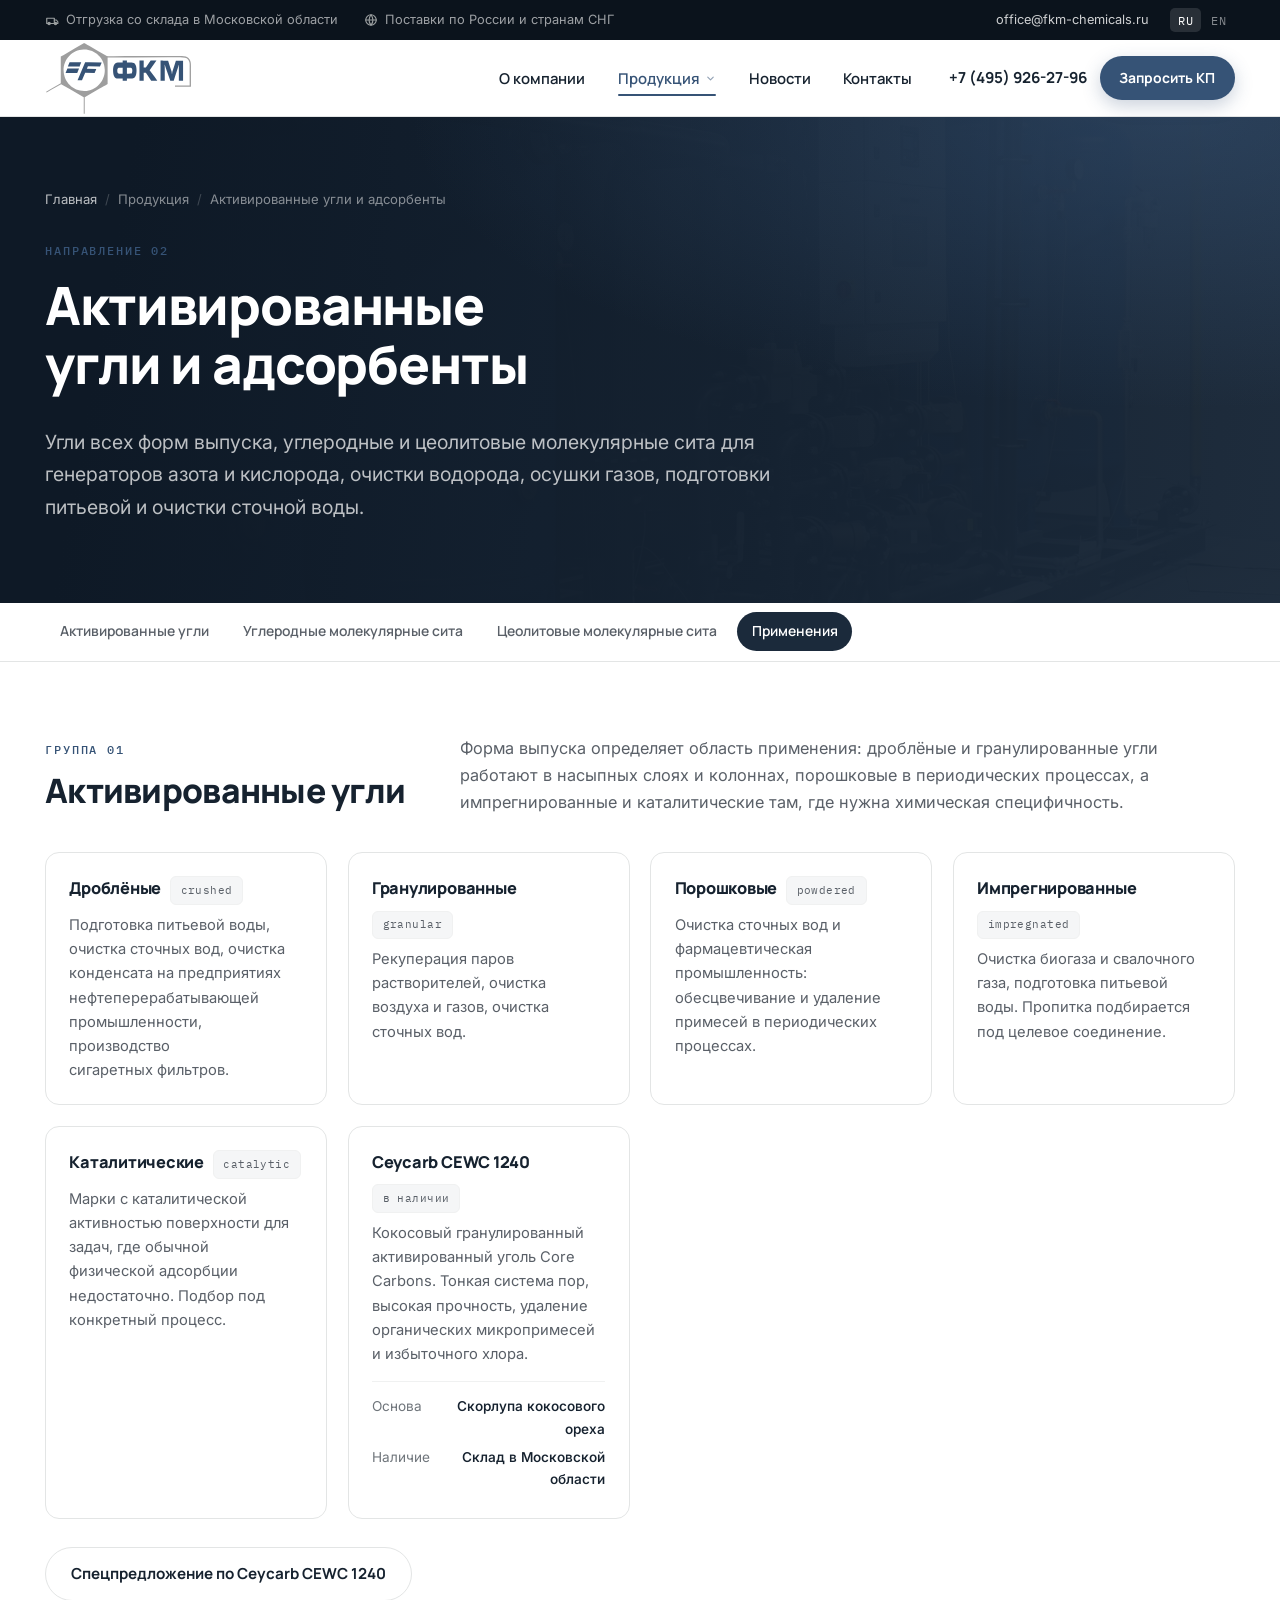
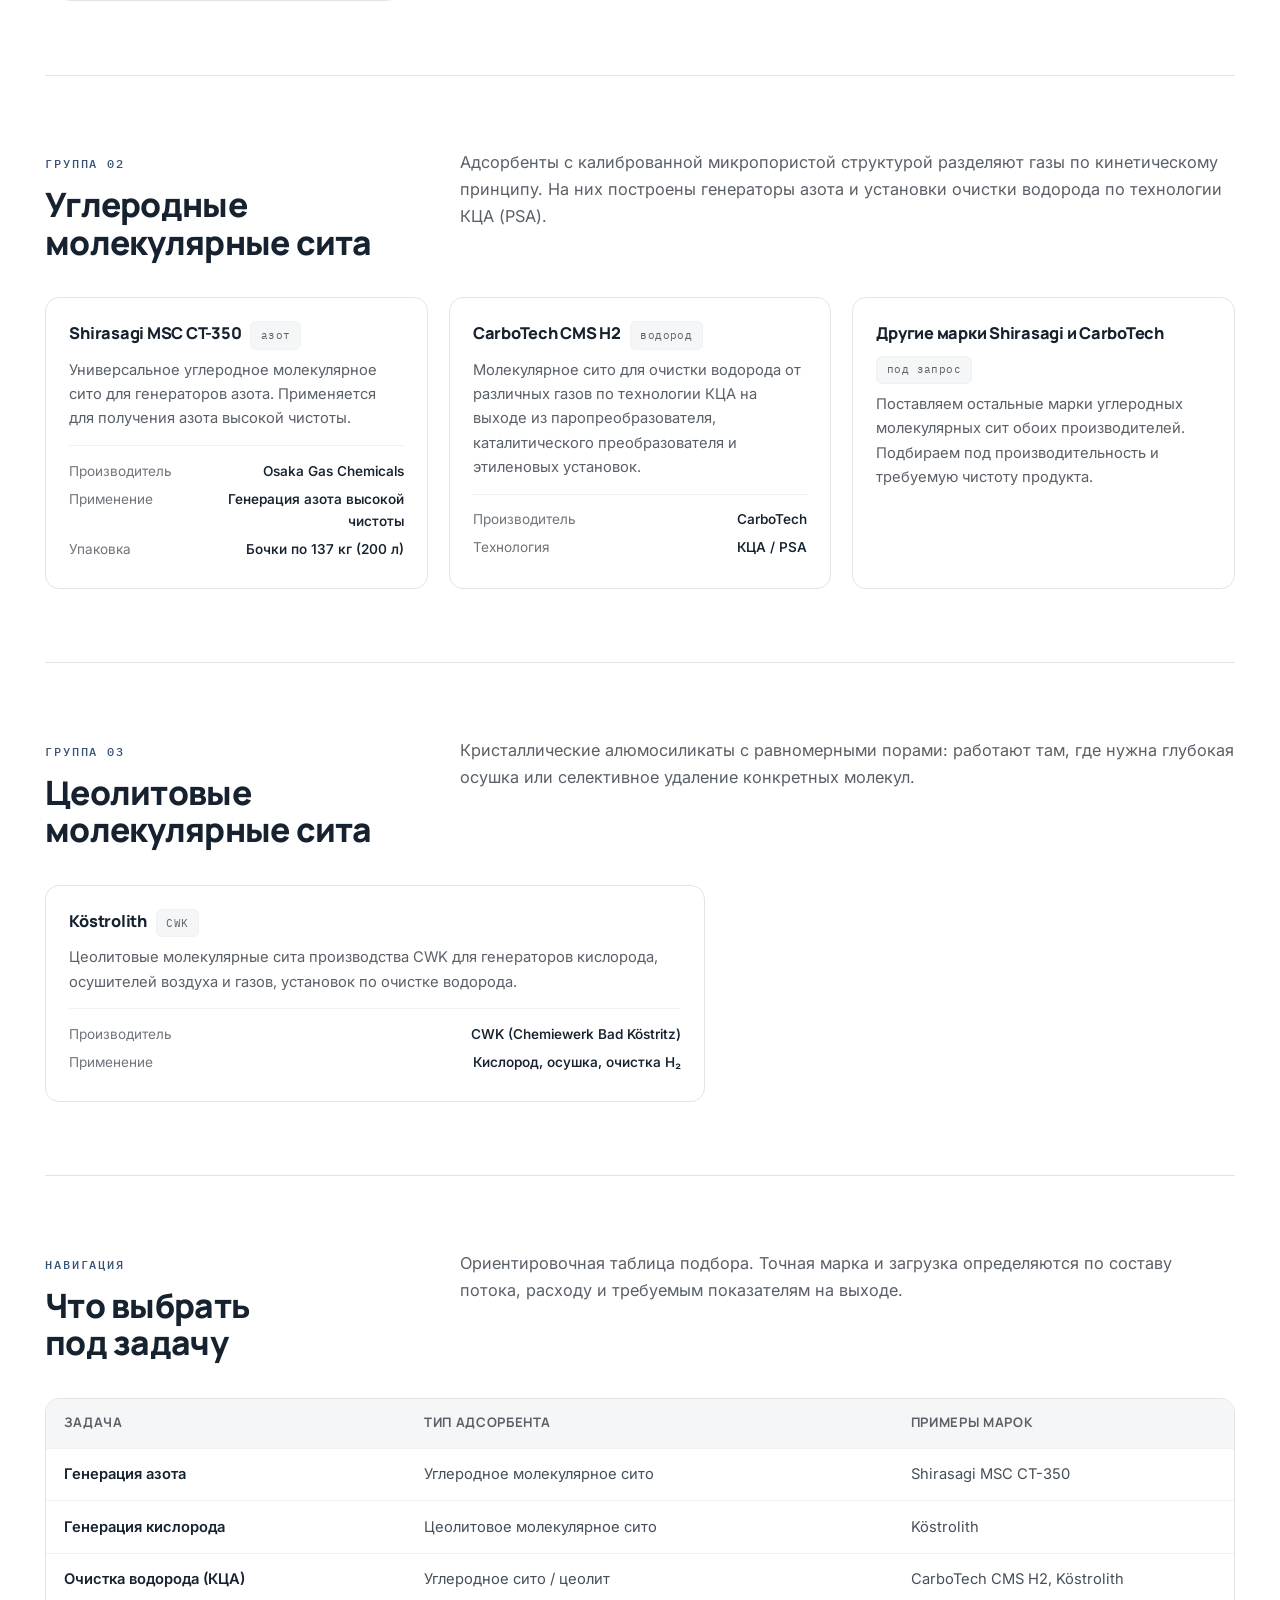
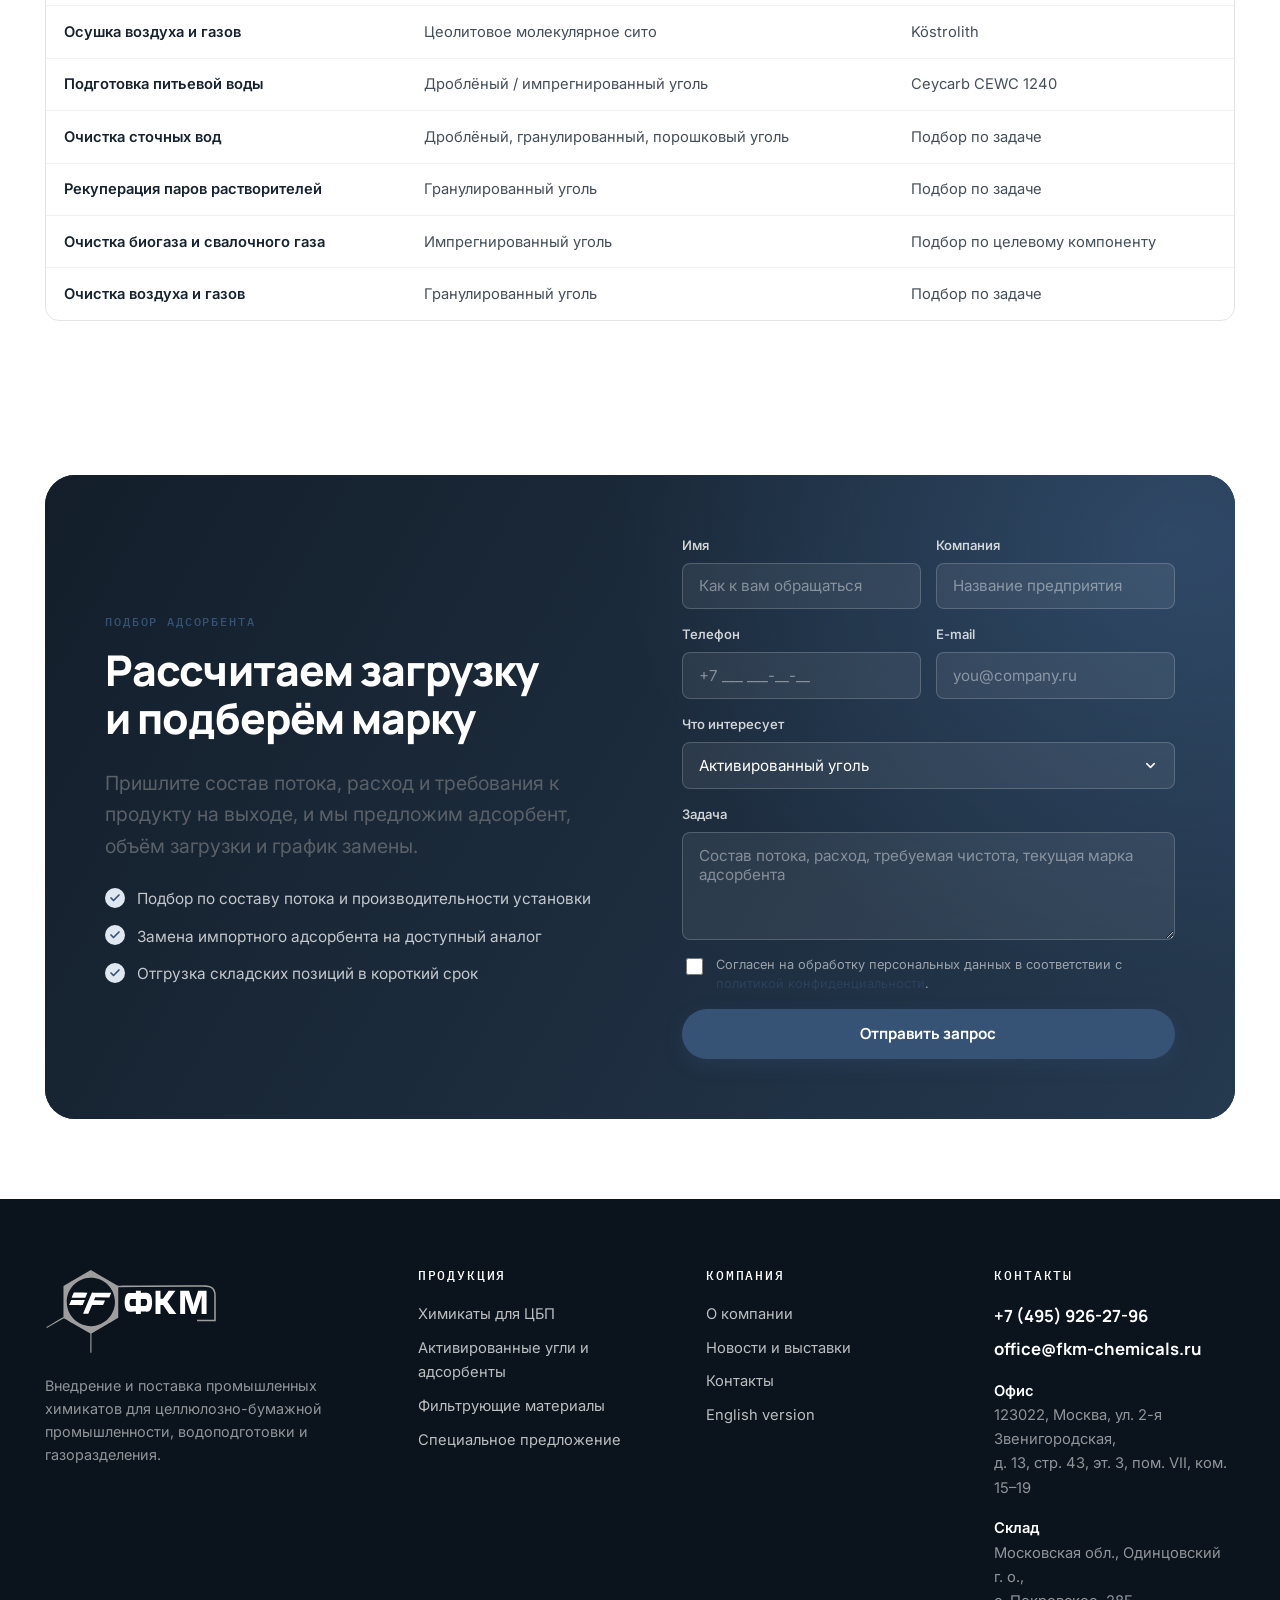
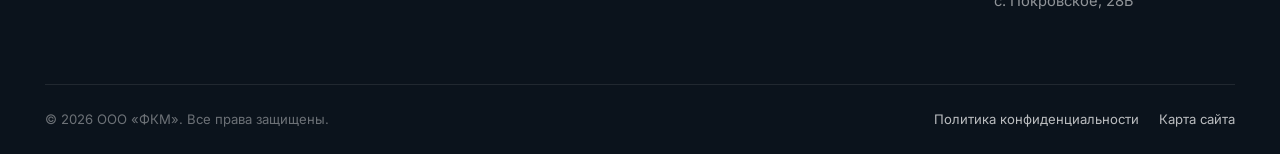
<file: carbon.html>
<!DOCTYPE html>
<html lang="ru">
<head>
<meta charset="utf-8">
<meta name="viewport" content="width=device-width, initial-scale=1">
<title>Активированные угли и адсорбенты — молекулярные сита | ФКМ</title>
<meta name="description" content="Активированные угли (дроблёные, гранулированные, порошковые, импрегнированные, каталитические), углеродные молекулярные сита Shirasagi MSC CT-350 и CarboTech CMS H2, цеолитовые молекулярные сита Köstrolith. Поставка со склада в Московской области.">
<link rel="canonical" href="https://fkm-chemicals.ru/carbon.html">
<meta property="og:type" content="website">
<meta property="og:locale" content="ru_RU">
<meta property="og:site_name" content="ФКМ">
<meta property="og:title" content="Активированные угли и адсорбенты">
<meta property="og:description" content="Угли всех форм выпуска, углеродные и цеолитовые молекулярные сита для генерации газов, очистки воды и воздуха.">
<meta property="og:image" content="https://fkm-chemicals.ru/assets/img/psa-plant.jpg">
<meta name="theme-color" content="#0B131C">
<link rel="icon" href="assets/img/favicon.svg" type="image/svg+xml">
<link rel="preconnect" href="https://fonts.googleapis.com">
<link rel="preconnect" href="https://fonts.gstatic.com" crossorigin>
<link href="https://fonts.googleapis.com/css2?family=IBM+Plex+Mono:wght@400;500&family=Inter:wght@400;500;600&family=Manrope:wght@600;700;800&display=swap" rel="stylesheet">
<link rel="stylesheet" href="assets/css/style.css">
<noscript><style>[data-reveal]{opacity:1;transform:none}</style></noscript>
</head>
<body>
<a class="skip-link" href="#main">Перейти к содержанию</a>

<!-- ============================ Верхняя строка ============================ -->
<div class="topbar">
  <div class="container topbar__inner">
    <div class="topbar__facts">
      <span>
        <svg viewBox="0 0 24 24" fill="none" stroke="currentColor" stroke-width="2" stroke-linecap="round" stroke-linejoin="round" aria-hidden="true"><path d="M3 9h13v9H3z"/><path d="M16 12h3.5L22 15v3h-6"/><circle cx="7" cy="18" r="2"/><circle cx="18" cy="18" r="2"/></svg>
        Отгрузка со склада в Московской области
      </span>
      <span>
        <svg viewBox="0 0 24 24" fill="none" stroke="currentColor" stroke-width="2" stroke-linecap="round" stroke-linejoin="round" aria-hidden="true"><circle cx="12" cy="12" r="9"/><path d="M3 12h18M12 3a15 15 0 0 1 0 18 15 15 0 0 1 0-18z"/></svg>
        Поставки по России и странам СНГ
      </span>
    </div>
    <div class="topbar__side">
      <a href="mailto:office@fkm-chemicals.ru">office@fkm-chemicals.ru</a>
      <span class="lang">
        <a href="index.html" class="is-active" aria-current="true">RU</a>
        <a href="en/index.html">EN</a>
      </span>
    </div>
  </div>
</div>

<!-- ================================= Шапка ================================ -->
<header class="header">
  <div class="container header__inner">
    <a class="logo" href="index.html" aria-label="ФКМ — на главную">
      <img src="assets/img/logo.svg" alt="ФКМ" width="1000" height="486">
    </a>

    <nav class="nav" aria-label="Основная навигация">
      <ul class="nav__list">
        <li class="nav__item"><a class="nav__link" href="about.html">О компании</a></li>
        <li class="nav__item nav__item--has-menu">
          <button class="nav__link is-current" type="button" aria-expanded="false" aria-haspopup="true">
            Продукция
            <svg class="nav__caret" viewBox="0 0 24 24" fill="none" stroke="currentColor" stroke-width="2.4" stroke-linecap="round" stroke-linejoin="round" aria-hidden="true"><polyline points="6 9 12 15 18 9"/></svg>
          </button>
          <div class="megamenu">
            <div class="megamenu__grid">
              <a class="megamenu__item" href="pulp-chemicals.html">
                <span class="megamenu__icon"><svg viewBox="0 0 24 24" fill="none" stroke="currentColor" stroke-width="1.8" stroke-linecap="round" stroke-linejoin="round" aria-hidden="true"><path d="M9 3v6.5L4.2 18A2 2 0 0 0 6 21h12a2 2 0 0 0 1.8-3L15 9.5V3"/><path d="M8 3h8M7.5 14h9"/></svg></span>
                <span>
                  <span class="megamenu__title">Химикаты для ЦБП</span>
                  <span class="megamenu__desc">Янки-цилиндр, барьерные покрытия, красители, ферменты, влагопрочность</span>
                </span>
              </a>
              <a class="megamenu__item" href="carbon.html">
                <span class="megamenu__icon"><svg viewBox="0 0 24 24" fill="none" stroke="currentColor" stroke-width="1.8" stroke-linecap="round" stroke-linejoin="round" aria-hidden="true"><path d="M12 2.5 20 7v10l-8 4.5L4 17V7z"/><path d="M12 7.5 16 10v4l-4 2.2L8 14v-4z"/></svg></span>
                <span>
                  <span class="megamenu__title">Активированные угли и адсорбенты</span>
                  <span class="megamenu__desc">Угли, углеродные и цеолитовые молекулярные сита</span>
                </span>
              </a>
              <a class="megamenu__item" href="filters.html">
                <span class="megamenu__icon"><svg viewBox="0 0 24 24" fill="none" stroke="currentColor" stroke-width="1.8" stroke-linecap="round" stroke-linejoin="round" aria-hidden="true"><path d="M3 4h18l-7 8v7l-4 2v-9z"/></svg></span>
                <span>
                  <span class="megamenu__title">Фильтрующие материалы</span>
                  <span class="megamenu__desc">Углесодержащие нетканые материалы, угольные соты</span>
                </span>
              </a>
              <a class="megamenu__item" href="special-offer.html">
                <span class="megamenu__icon"><svg viewBox="0 0 24 24" fill="none" stroke="currentColor" stroke-width="1.8" stroke-linecap="round" stroke-linejoin="round" aria-hidden="true"><path d="M20.6 13.4 12 22l-9-9V4h9z"/><circle cx="7.5" cy="8.5" r="1.6"/></svg></span>
                <span>
                  <span class="megamenu__title">Специальное предложение</span>
                  <span class="megamenu__desc">Кокосовый активированный уголь Ceycarb CEWC 1240 в наличии</span>
                </span>
              </a>
            </div>
            <div class="megamenu__foot">
              <span class="muted">Нужного продукта нет в списке? Подберём аналог под вашу задачу.</span>
              <a class="link-arrow" href="contacts.html">Задать вопрос
                <svg viewBox="0 0 24 24" fill="none" stroke="currentColor" stroke-width="2.2" stroke-linecap="round" stroke-linejoin="round" aria-hidden="true"><path d="M5 12h14M13 6l6 6-6 6"/></svg>
              </a>
            </div>
          </div>
        </li>
        <li class="nav__item"><a class="nav__link" href="news.html">Новости</a></li>
        <li class="nav__item"><a class="nav__link" href="contacts.html">Контакты</a></li>
      </ul>
    </nav>

    <div class="header__actions">
      <a class="header__phone" href="tel:+74959262796">+7 (495) 926-27-96</a>
      <a class="btn btn--primary btn--sm" href="contacts.html#request">Запросить КП</a>
      <button class="burger" type="button" aria-label="Меню" aria-expanded="false" aria-controls="mobile-nav">
        <span></span><span></span><span></span>
      </button>
    </div>
  </div>
</header>

<!-- =========================== Мобильное меню ============================= -->
<div class="mobile-nav" id="mobile-nav">
  <ul>
    <li><a href="about.html">О компании</a></li>
    <li>
      <button class="mobile-nav__toggle" type="button" aria-expanded="false">
        Продукция
        <svg viewBox="0 0 24 24" fill="none" stroke="currentColor" stroke-width="2.4" stroke-linecap="round" stroke-linejoin="round" aria-hidden="true"><polyline points="6 9 12 15 18 9"/></svg>
      </button>
      <ul class="mobile-nav__sub">
        <li><a href="pulp-chemicals.html">Химикаты для ЦБП</a></li>
        <li><a href="carbon.html">Активированные угли и адсорбенты</a></li>
        <li><a href="filters.html">Фильтрующие материалы</a></li>
        <li><a href="special-offer.html">Специальное предложение</a></li>
      </ul>
    </li>
    <li><a href="news.html">Новости</a></li>
    <li><a href="contacts.html">Контакты</a></li>
    <li><a href="en/index.html">English</a></li>
  </ul>
  <div class="mobile-nav__cta">
    <a class="btn btn--primary btn--block" href="contacts.html#request">Запросить КП</a>
  </div>
  <div class="mobile-nav__meta">
    <a href="tel:+74959262796">+7 (495) 926-27-96</a>
    <a href="mailto:office@fkm-chemicals.ru">office@fkm-chemicals.ru</a>
    <p>Москва, ул. 2-я Звенигородская, 13с43<br>Склад: Московская обл., Одинцовский г. о., с. Покровское, 28Б</p>
  </div>
</div>

<main id="main">

<section class="page-hero">
  <div class="page-hero__bg"><img src="assets/img/psa-plant.jpg" alt="" width="1680" height="1260"></div>
  <div class="container">
    <ol class="crumbs">
      <li><a href="index.html">Главная</a></li>
      <li><span>Продукция</span></li>
      <li><span aria-current="page">Активированные угли и адсорбенты</span></li>
    </ol>
    <span class="eyebrow">Направление 02</span>
    <h1>Активированные угли и адсорбенты</h1>
    <p class="page-hero__lead">
      Угли всех форм выпуска, углеродные и цеолитовые молекулярные сита для генераторов азота
      и кислорода, очистки водорода, осушки газов, подготовки питьевой и очистки сточной воды.
    </p>
  </div>
</section>

<nav class="subnav" aria-label="Разделы продукции">
  <div class="container subnav__inner">
    <a href="#carbons">Активированные угли</a>
    <a href="#cms">Углеродные молекулярные сита</a>
    <a href="#zeolite">Цеолитовые молекулярные сита</a>
    <a href="#applications">Применения</a>
  </div>
</nav>

<div class="container">

  <!-- =========================== Активированные угли ======================= -->
  <section class="prod-group" id="carbons">
    <div class="prod-group__head" data-reveal>
      <div>
        <span class="eyebrow">Группа 01</span>
        <h2>Активированные угли</h2>
      </div>
      <p class="prod-group__intro">
        Форма выпуска определяет область применения: дроблёные и гранулированные угли работают
        в насыпных слоях и колоннах, порошковые в периодических процессах,
        а импрегнированные и каталитические там, где нужна химическая специфичность.
      </p>
    </div>

    <div class="prod-list">
      <article class="prod-item" data-reveal>
        <div class="prod-item__name"><b>Дроблёные</b><span class="tag">crushed</span></div>
        <p>Подготовка питьевой воды, очистка сточных вод, очистка конденсата на предприятиях нефтеперерабатывающей промышленности, производство сигаретных фильтров.</p>
      </article>
      <article class="prod-item" data-reveal>
        <div class="prod-item__name"><b>Гранулированные</b><span class="tag">granular</span></div>
        <p>Рекуперация паров растворителей, очистка воздуха и газов, очистка сточных вод.</p>
      </article>
      <article class="prod-item" data-reveal>
        <div class="prod-item__name"><b>Порошковые</b><span class="tag">powdered</span></div>
        <p>Очистка сточных вод и фармацевтическая промышленность: обесцвечивание и удаление примесей в периодических процессах.</p>
      </article>
      <article class="prod-item" data-reveal>
        <div class="prod-item__name"><b>Импрегнированные</b><span class="tag">impregnated</span></div>
        <p>Очистка биогаза и свалочного газа, подготовка питьевой воды. Пропитка подбирается под целевое соединение.</p>
      </article>
      <article class="prod-item" data-reveal>
        <div class="prod-item__name"><b>Каталитические</b><span class="tag">catalytic</span></div>
        <p>Марки с каталитической активностью поверхности для задач, где обычной физической адсорбции недостаточно. Подбор под конкретный процесс.</p>
      </article>
      <article class="prod-item" data-reveal>
        <div class="prod-item__name"><b>Ceycarb CEWC 1240</b><span class="tag">в наличии</span></div>
        <p>Кокосовый гранулированный активированный уголь Core Carbons. Тонкая система пор, высокая прочность, удаление органических микропримесей и избыточного хлора.</p>
        <ul class="prod-item__specs">
          <li><span>Основа</span><span>Скорлупа кокосового ореха</span></li>
          <li><span>Наличие</span><span>Склад в Московской области</span></li>
        </ul>
      </article>
    </div>

    <div class="btn-row" style="margin-top:1.75rem" data-reveal>
      <a class="btn btn--ghost" href="special-offer.html">Спецпредложение по Ceycarb CEWC 1240</a>
    </div>
  </section>

  <!-- ====================== Углеродные молекулярные сита =================== -->
  <section class="prod-group" id="cms">
    <div class="prod-group__head" data-reveal>
      <div>
        <span class="eyebrow">Группа 02</span>
        <h2>Углеродные молекулярные сита</h2>
      </div>
      <p class="prod-group__intro">
        Адсорбенты с калиброванной микропористой структурой разделяют газы по кинетическому
        принципу. На них построены генераторы азота и установки очистки водорода по технологии КЦА (PSA).
      </p>
    </div>

    <div class="prod-list">
      <article class="prod-item" data-reveal>
        <div class="prod-item__name"><b>Shirasagi MSC CT-350</b><span class="tag">азот</span></div>
        <p>Универсальное углеродное молекулярное сито для генераторов азота. Применяется для получения азота высокой чистоты.</p>
        <ul class="prod-item__specs">
          <li><span>Производитель</span><span>Osaka Gas Chemicals</span></li>
          <li><span>Применение</span><span>Генерация азота высокой чистоты</span></li>
          <li><span>Упаковка</span><span>Бочки по 137 кг (200 л)</span></li>
        </ul>
      </article>
      <article class="prod-item" data-reveal>
        <div class="prod-item__name"><b>CarboTech CMS H2</b><span class="tag">водород</span></div>
        <p>Молекулярное сито для очистки водорода от различных газов по технологии КЦА на выходе из паропреобразователя, каталитического преобразователя и этиленовых установок.</p>
        <ul class="prod-item__specs">
          <li><span>Производитель</span><span>CarboTech</span></li>
          <li><span>Технология</span><span>КЦА / PSA</span></li>
        </ul>
      </article>
      <article class="prod-item" data-reveal>
        <div class="prod-item__name"><b>Другие марки Shirasagi и CarboTech</b><span class="tag">под запрос</span></div>
        <p>Поставляем остальные марки углеродных молекулярных сит обоих производителей. Подбираем под производительность и требуемую чистоту продукта.</p>
      </article>
    </div>
  </section>

  <!-- ====================== Цеолитовые молекулярные сита =================== -->
  <section class="prod-group" id="zeolite">
    <div class="prod-group__head" data-reveal>
      <div>
        <span class="eyebrow">Группа 03</span>
        <h2>Цеолитовые молекулярные сита</h2>
      </div>
      <p class="prod-group__intro">
        Кристаллические алюмосиликаты с равномерными порами: работают там, где нужна глубокая
        осушка или селективное удаление конкретных молекул.
      </p>
    </div>

    <div class="prod-list">
      <article class="prod-item" data-reveal>
        <div class="prod-item__name"><b>Köstrolith</b><span class="tag">CWK</span></div>
        <p>Цеолитовые молекулярные сита производства CWK для генераторов кислорода, осушителей воздуха и газов, установок по очистке водорода.</p>
        <ul class="prod-item__specs">
          <li><span>Производитель</span><span>CWK (Chemiewerk Bad Köstritz)</span></li>
          <li><span>Применение</span><span>Кислород, осушка, очистка H₂</span></li>
        </ul>
      </article>
    </div>
  </section>

  <!-- ================================ Применения =========================== -->
  <section class="prod-group" id="applications">
    <div class="prod-group__head" data-reveal>
      <div>
        <span class="eyebrow">Навигация</span>
        <h2>Что выбрать под задачу</h2>
      </div>
      <p class="prod-group__intro">
        Ориентировочная таблица подбора. Точная марка и загрузка определяются по составу потока,
        расходу и требуемым показателям на выходе.
      </p>
    </div>

    <div class="table-wrap" data-reveal>
      <table class="data">
        <thead>
          <tr><th>Задача</th><th>Тип адсорбента</th><th>Примеры марок</th></tr>
        </thead>
        <tbody>
          <tr><td>Генерация азота</td><td>Углеродное молекулярное сито</td><td>Shirasagi MSC CT-350</td></tr>
          <tr><td>Генерация кислорода</td><td>Цеолитовое молекулярное сито</td><td>Köstrolith</td></tr>
          <tr><td>Очистка водорода (КЦА)</td><td>Углеродное сито / цеолит</td><td>CarboTech CMS H2, Köstrolith</td></tr>
          <tr><td>Осушка воздуха и газов</td><td>Цеолитовое молекулярное сито</td><td>Köstrolith</td></tr>
          <tr><td>Подготовка питьевой воды</td><td>Дроблёный / импрегнированный уголь</td><td>Ceycarb CEWC 1240</td></tr>
          <tr><td>Очистка сточных вод</td><td>Дроблёный, гранулированный, порошковый уголь</td><td>Подбор по задаче</td></tr>
          <tr><td>Рекуперация паров растворителей</td><td>Гранулированный уголь</td><td>Подбор по задаче</td></tr>
          <tr><td>Очистка биогаза и свалочного газа</td><td>Импрегнированный уголь</td><td>Подбор по целевому компоненту</td></tr>
          <tr><td>Очистка воздуха и газов</td><td>Гранулированный уголь</td><td>Подбор по задаче</td></tr>
        </tbody>
      </table>
    </div>
  </section>

</div>

<!-- ================================== CTA ================================= -->
<section class="section section--tight">
  <div class="container">
    <div class="cta" data-reveal>
      <div class="cta__grid">
        <div>
          <span class="eyebrow">Подбор адсорбента</span>
          <h2>Рассчитаем загрузку и подберём марку</h2>
          <p class="lead">
            Пришлите состав потока, расход и требования к продукту на выходе, и мы предложим
            адсорбент, объём загрузки и график замены.
          </p>
          <ul class="checks">
            <li>Подбор по составу потока и производительности установки</li>
            <li>Замена импортного адсорбента на доступный аналог</li>
            <li>Отгрузка складских позиций в короткий срок</li>
          </ul>
        </div>

        <form class="form form--onDark" data-form data-subject="Запрос: активированные угли и адсорбенты (fkm-chemicals.ru)">
          <div class="form__row">
            <div class="field">
              <label for="c-name">Имя</label>
              <input id="c-name" name="Имя" type="text" required autocomplete="name" placeholder="Как к вам обращаться">
            </div>
            <div class="field">
              <label for="c-company">Компания</label>
              <input id="c-company" name="Компания" type="text" autocomplete="organization" placeholder="Название предприятия">
            </div>
          </div>
          <div class="form__row">
            <div class="field">
              <label for="c-phone">Телефон</label>
              <input id="c-phone" name="Телефон" type="tel" autocomplete="tel" placeholder="+7 ___ ___-__-__">
            </div>
            <div class="field">
              <label for="c-email">E-mail</label>
              <input id="c-email" name="E-mail" type="email" required autocomplete="email" placeholder="you@company.ru">
            </div>
          </div>
          <div class="field">
            <label for="c-group">Что интересует</label>
            <select id="c-group" name="Интерес">
              <option>Активированный уголь</option>
              <option>Углеродное молекулярное сито</option>
              <option>Цеолитовое молекулярное сито</option>
              <option>Нужна консультация по подбору</option>
            </select>
          </div>
          <div class="field">
            <label for="c-msg">Задача</label>
            <textarea id="c-msg" name="Задача" required placeholder="Состав потока, расход, требуемая чистота, текущая марка адсорбента"></textarea>
          </div>
          <div hidden aria-hidden="true">
            <label for="c-hp">Не заполняйте это поле</label>
            <input id="c-hp" name="company_website" type="text" tabindex="-1" autocomplete="off">
          </div>
          <label class="consent">
            <input type="checkbox" name="consent" required>
            <span>Согласен на обработку персональных данных в соответствии с <a href="privacy.html">политикой конфиденциальности</a>.</span>
          </label>
          <div class="form__status" role="status"></div>
          <button class="btn btn--primary btn--block" type="submit">Отправить запрос</button>
        </form>
      </div>
    </div>
  </div>
</section>

</main>
<!-- ================================= Подвал =============================== -->
<footer class="footer">
  <div class="container">
    <div class="footer__top">
      <div class="footer__brand">
        <img src="assets/img/logo-light.svg" alt="ФКМ" width="1000" height="486">
        <p>Внедрение и поставка промышленных химикатов для целлюлозно-бумажной промышленности, водоподготовки и газоразделения.</p>
      </div>

      <div>
        <h4>Продукция</h4>
        <ul>
          <li><a href="pulp-chemicals.html">Химикаты для ЦБП</a></li>
          <li><a href="carbon.html">Активированные угли и адсорбенты</a></li>
          <li><a href="filters.html">Фильтрующие материалы</a></li>
          <li><a href="special-offer.html">Специальное предложение</a></li>
        </ul>
      </div>

      <div>
        <h4>Компания</h4>
        <ul>
          <li><a href="about.html">О компании</a></li>
          <li><a href="news.html">Новости и выставки</a></li>
          <li><a href="contacts.html">Контакты</a></li>
          <li><a href="en/index.html">English version</a></li>
        </ul>
      </div>

      <div>
        <h4>Контакты</h4>
        <address class="footer__contact">
          <a href="tel:+74959262796">+7 (495) 926-27-96</a>
          <a href="mailto:office@fkm-chemicals.ru">office@fkm-chemicals.ru</a>
          <p style="margin-top:1rem">
            <strong style="color:#fff;font-weight:600">Офис</strong><br>
            123022, Москва, ул. 2-я Звенигородская,<br>д. 13, стр. 43, эт. 3, пом. VII, ком. 15–19
          </p>
          <p style="margin-top:.75rem">
            <strong style="color:#fff;font-weight:600">Склад</strong><br>
            Московская обл., Одинцовский г. о.,<br>с. Покровское, 28Б
          </p>
        </address>
      </div>
    </div>

    <div class="footer__bottom">
      <span>© <span data-year>2026</span> ООО «ФКМ». Все права защищены.</span>
      <nav aria-label="Служебные ссылки">
        <a href="privacy.html">Политика конфиденциальности</a>
        <a href="sitemap.xml">Карта сайта</a>
      </nav>
    </div>
  </div>
</footer>

<button class="to-top" type="button" aria-label="Наверх">
  <svg viewBox="0 0 24 24" fill="none" stroke="currentColor" stroke-width="2.4" stroke-linecap="round" stroke-linejoin="round" aria-hidden="true"><path d="M12 19V5M5 12l7-7 7 7"/></svg>
</button>

<script src="assets/js/main.js" defer></script>
</body>
</html>
</file>
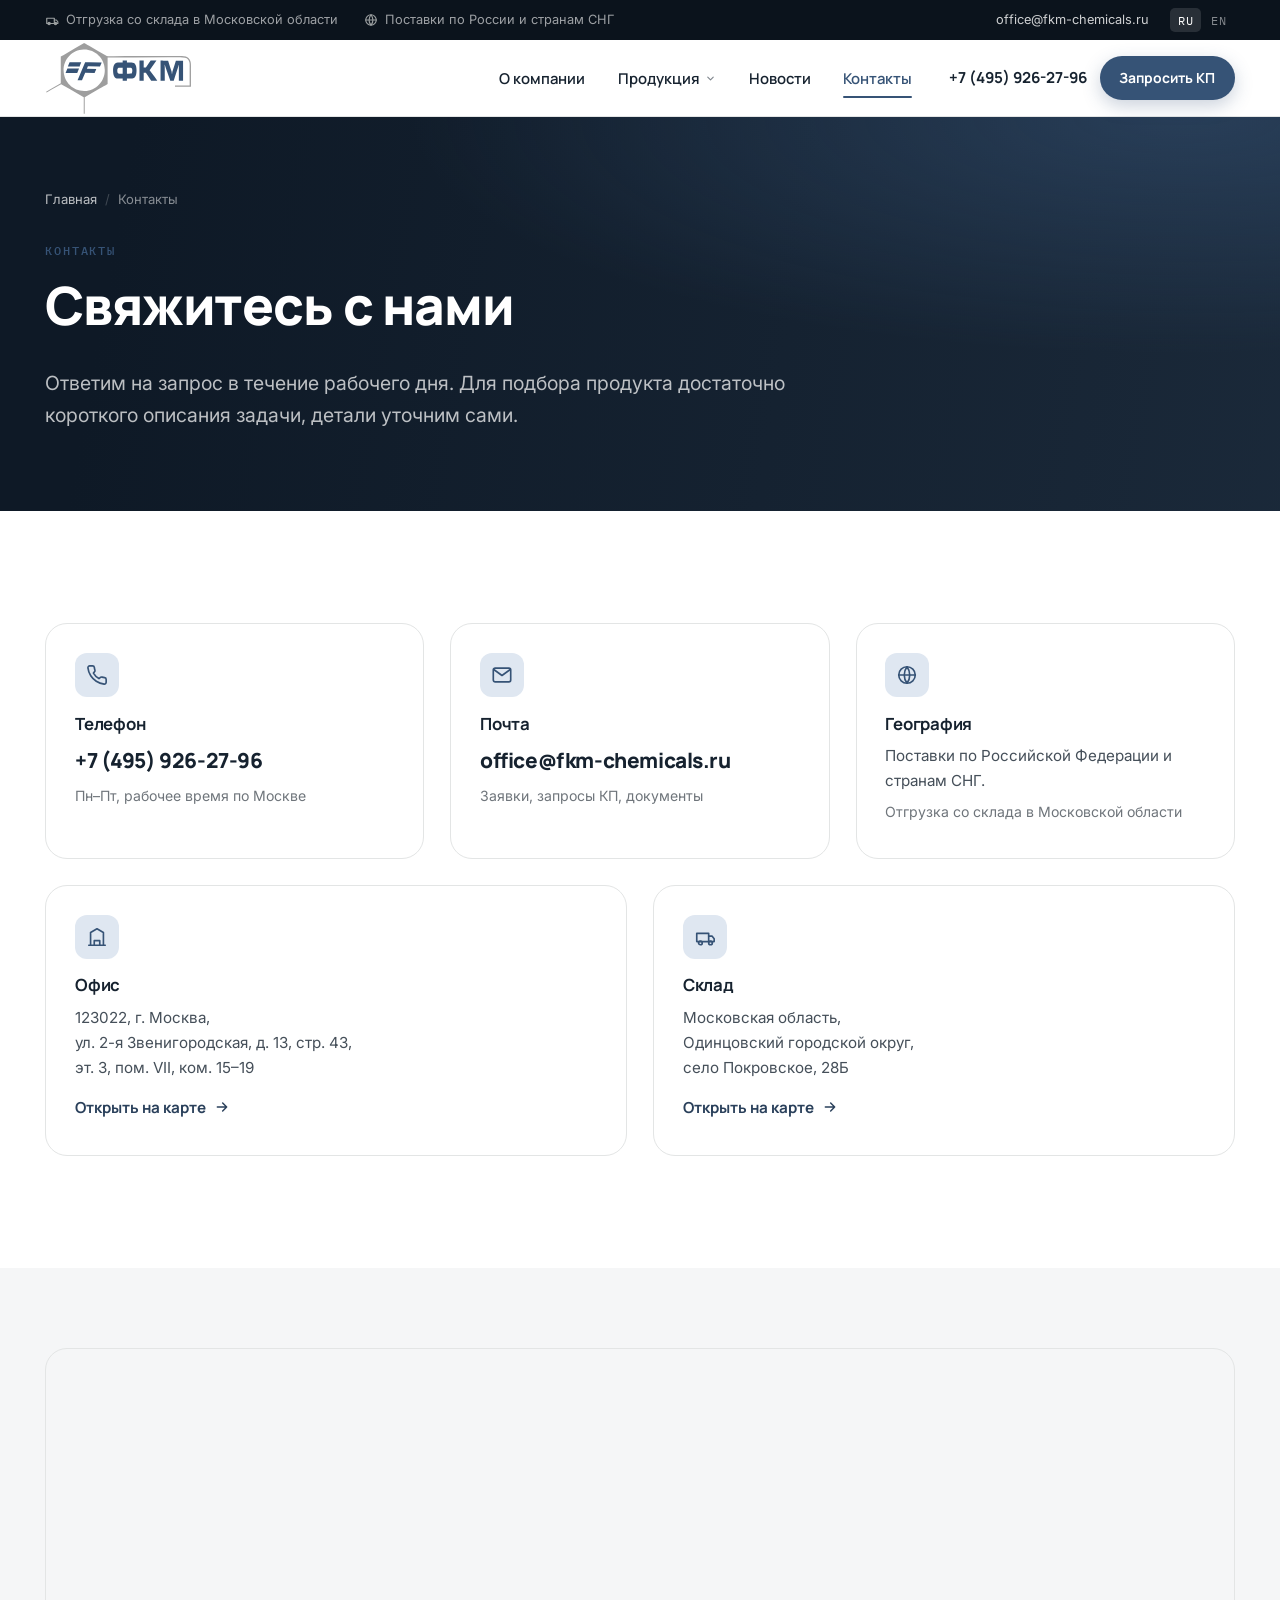
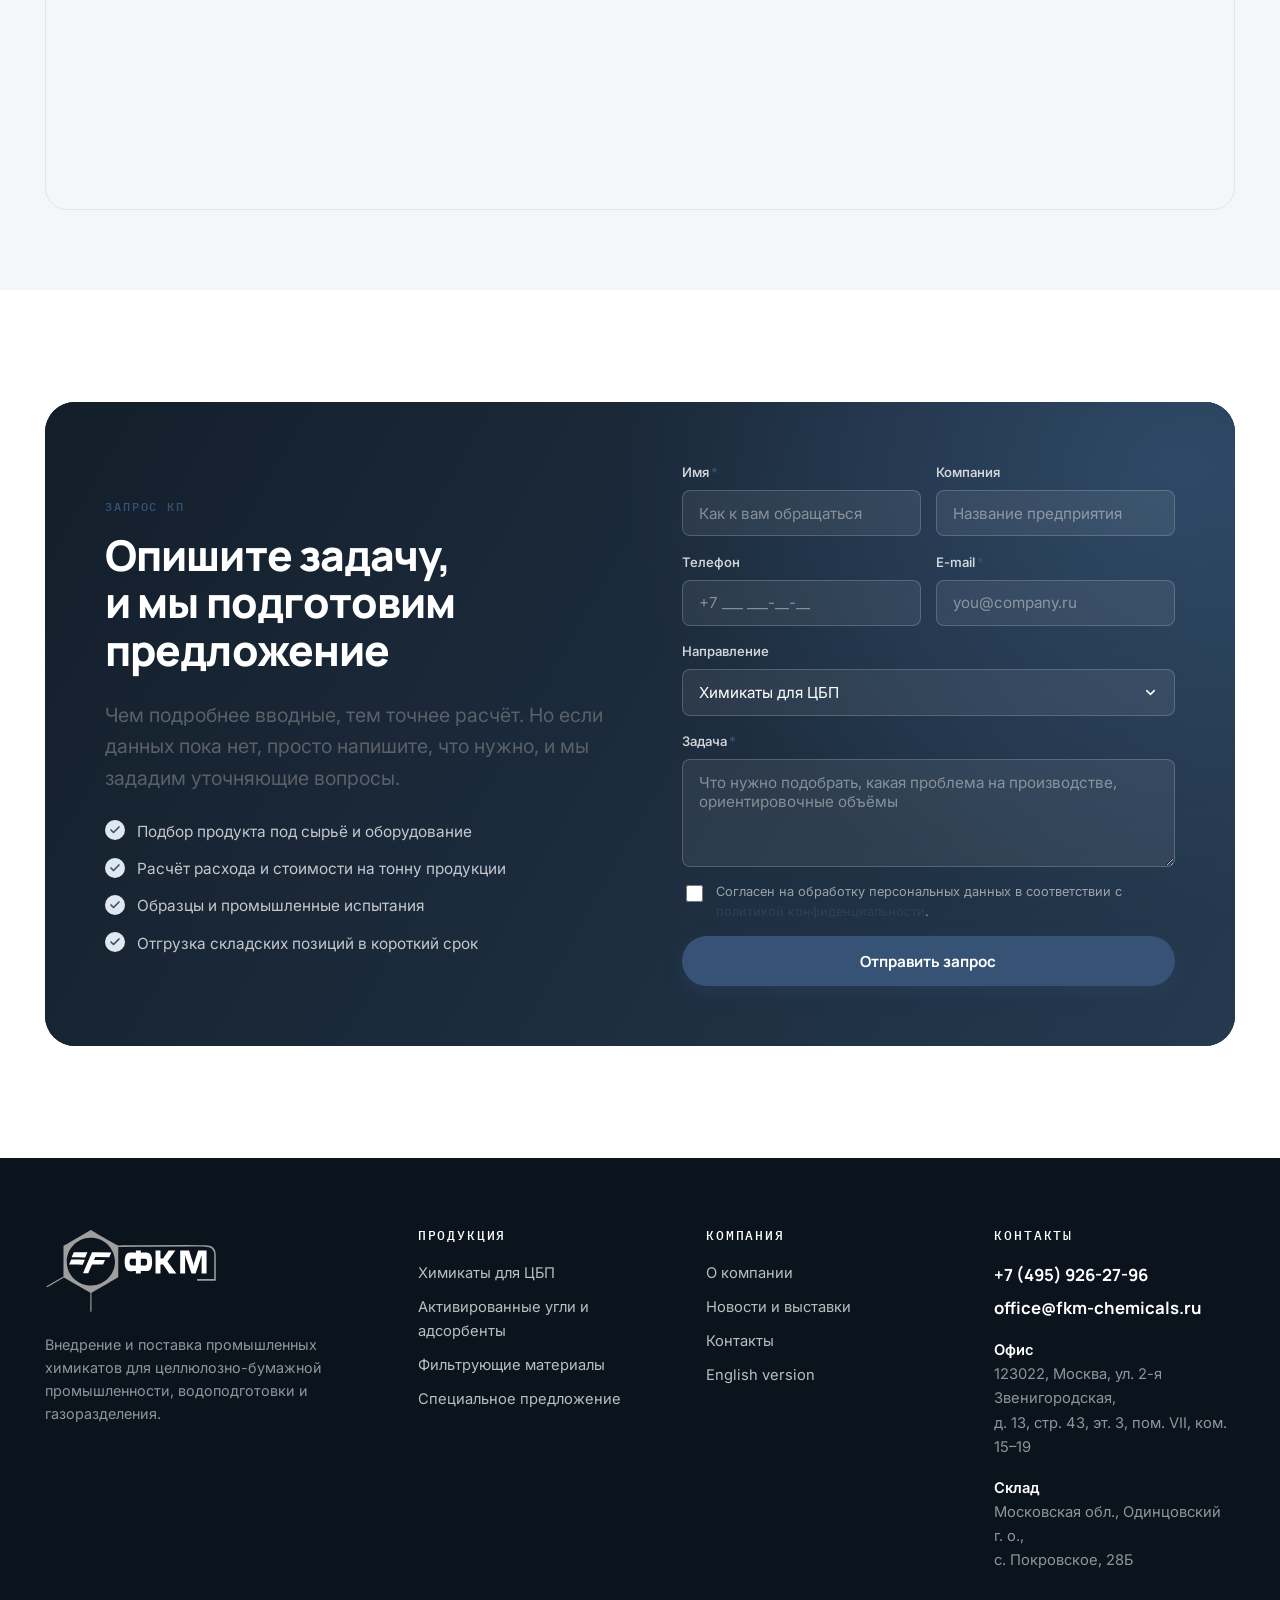
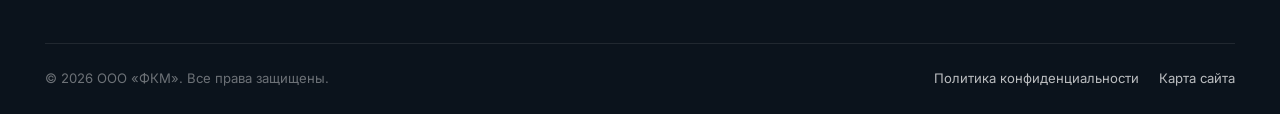
<file: contacts.html>
<!DOCTYPE html>
<html lang="ru">
<head>
<meta charset="utf-8">
<meta name="viewport" content="width=device-width, initial-scale=1">
<title>Контакты ФКМ — Москва, склад в Московской области</title>
<meta name="description" content="Контакты компании ФКМ: +7 (495) 926-27-96, office@fkm-chemicals.ru. Офис — Москва, ул. 2-я Звенигородская, 13с43. Склад — Московская область, Одинцовский городской округ, село Покровское, 28Б.">
<link rel="canonical" href="https://fkm-chemicals.ru/contacts.html">
<meta property="og:type" content="website">
<meta property="og:locale" content="ru_RU">
<meta property="og:site_name" content="ФКМ">
<meta property="og:title" content="Контакты ФКМ">
<meta property="og:description" content="Офис в Москве, склад в Одинцовском городском округе. Запрос коммерческого предложения.">
<meta property="og:image" content="https://fkm-chemicals.ru/assets/img/tissue-rolls.jpg">
<meta name="theme-color" content="#0B131C">
<link rel="icon" href="assets/img/favicon.svg" type="image/svg+xml">
<link rel="preconnect" href="https://fonts.googleapis.com">
<link rel="preconnect" href="https://fonts.gstatic.com" crossorigin>
<link href="https://fonts.googleapis.com/css2?family=IBM+Plex+Mono:wght@400;500&family=Inter:wght@400;500;600&family=Manrope:wght@600;700;800&display=swap" rel="stylesheet">
<link rel="stylesheet" href="assets/css/style.css">
<noscript><style>[data-reveal]{opacity:1;transform:none}</style></noscript>
</head>
<body>
<a class="skip-link" href="#main">Перейти к содержанию</a>

<!-- ============================ Верхняя строка ============================ -->
<div class="topbar">
  <div class="container topbar__inner">
    <div class="topbar__facts">
      <span>
        <svg viewBox="0 0 24 24" fill="none" stroke="currentColor" stroke-width="2" stroke-linecap="round" stroke-linejoin="round" aria-hidden="true"><path d="M3 9h13v9H3z"/><path d="M16 12h3.5L22 15v3h-6"/><circle cx="7" cy="18" r="2"/><circle cx="18" cy="18" r="2"/></svg>
        Отгрузка со склада в Московской области
      </span>
      <span>
        <svg viewBox="0 0 24 24" fill="none" stroke="currentColor" stroke-width="2" stroke-linecap="round" stroke-linejoin="round" aria-hidden="true"><circle cx="12" cy="12" r="9"/><path d="M3 12h18M12 3a15 15 0 0 1 0 18 15 15 0 0 1 0-18z"/></svg>
        Поставки по России и странам СНГ
      </span>
    </div>
    <div class="topbar__side">
      <a href="mailto:office@fkm-chemicals.ru">office@fkm-chemicals.ru</a>
      <span class="lang">
        <a href="index.html" class="is-active" aria-current="true">RU</a>
        <a href="en/index.html">EN</a>
      </span>
    </div>
  </div>
</div>

<!-- ================================= Шапка ================================ -->
<header class="header">
  <div class="container header__inner">
    <a class="logo" href="index.html" aria-label="ФКМ — на главную">
      <img src="assets/img/logo.svg" alt="ФКМ" width="1000" height="486">
    </a>

    <nav class="nav" aria-label="Основная навигация">
      <ul class="nav__list">
        <li class="nav__item"><a class="nav__link" href="about.html">О компании</a></li>
        <li class="nav__item nav__item--has-menu">
          <button class="nav__link" type="button" aria-expanded="false" aria-haspopup="true">
            Продукция
            <svg class="nav__caret" viewBox="0 0 24 24" fill="none" stroke="currentColor" stroke-width="2.4" stroke-linecap="round" stroke-linejoin="round" aria-hidden="true"><polyline points="6 9 12 15 18 9"/></svg>
          </button>
          <div class="megamenu">
            <div class="megamenu__grid">
              <a class="megamenu__item" href="pulp-chemicals.html">
                <span class="megamenu__icon"><svg viewBox="0 0 24 24" fill="none" stroke="currentColor" stroke-width="1.8" stroke-linecap="round" stroke-linejoin="round" aria-hidden="true"><path d="M9 3v6.5L4.2 18A2 2 0 0 0 6 21h12a2 2 0 0 0 1.8-3L15 9.5V3"/><path d="M8 3h8M7.5 14h9"/></svg></span>
                <span>
                  <span class="megamenu__title">Химикаты для ЦБП</span>
                  <span class="megamenu__desc">Янки-цилиндр, барьерные покрытия, красители, ферменты, влагопрочность</span>
                </span>
              </a>
              <a class="megamenu__item" href="carbon.html">
                <span class="megamenu__icon"><svg viewBox="0 0 24 24" fill="none" stroke="currentColor" stroke-width="1.8" stroke-linecap="round" stroke-linejoin="round" aria-hidden="true"><path d="M12 2.5 20 7v10l-8 4.5L4 17V7z"/><path d="M12 7.5 16 10v4l-4 2.2L8 14v-4z"/></svg></span>
                <span>
                  <span class="megamenu__title">Активированные угли и адсорбенты</span>
                  <span class="megamenu__desc">Угли, углеродные и цеолитовые молекулярные сита</span>
                </span>
              </a>
              <a class="megamenu__item" href="filters.html">
                <span class="megamenu__icon"><svg viewBox="0 0 24 24" fill="none" stroke="currentColor" stroke-width="1.8" stroke-linecap="round" stroke-linejoin="round" aria-hidden="true"><path d="M3 4h18l-7 8v7l-4 2v-9z"/></svg></span>
                <span>
                  <span class="megamenu__title">Фильтрующие материалы</span>
                  <span class="megamenu__desc">Углесодержащие нетканые материалы, угольные соты</span>
                </span>
              </a>
              <a class="megamenu__item" href="special-offer.html">
                <span class="megamenu__icon"><svg viewBox="0 0 24 24" fill="none" stroke="currentColor" stroke-width="1.8" stroke-linecap="round" stroke-linejoin="round" aria-hidden="true"><path d="M20.6 13.4 12 22l-9-9V4h9z"/><circle cx="7.5" cy="8.5" r="1.6"/></svg></span>
                <span>
                  <span class="megamenu__title">Специальное предложение</span>
                  <span class="megamenu__desc">Кокосовый активированный уголь Ceycarb CEWC 1240 в наличии</span>
                </span>
              </a>
            </div>
            <div class="megamenu__foot">
              <span class="muted">Нужного продукта нет в списке? Подберём аналог под вашу задачу.</span>
              <a class="link-arrow" href="contacts.html">Задать вопрос
                <svg viewBox="0 0 24 24" fill="none" stroke="currentColor" stroke-width="2.2" stroke-linecap="round" stroke-linejoin="round" aria-hidden="true"><path d="M5 12h14M13 6l6 6-6 6"/></svg>
              </a>
            </div>
          </div>
        </li>
        <li class="nav__item"><a class="nav__link" href="news.html">Новости</a></li>
        <li class="nav__item"><a class="nav__link is-current" href="contacts.html">Контакты</a></li>
      </ul>
    </nav>

    <div class="header__actions">
      <a class="header__phone" href="tel:+74959262796">+7 (495) 926-27-96</a>
      <a class="btn btn--primary btn--sm" href="contacts.html#request">Запросить КП</a>
      <button class="burger" type="button" aria-label="Меню" aria-expanded="false" aria-controls="mobile-nav">
        <span></span><span></span><span></span>
      </button>
    </div>
  </div>
</header>

<!-- =========================== Мобильное меню ============================= -->
<div class="mobile-nav" id="mobile-nav">
  <ul>
    <li><a href="about.html">О компании</a></li>
    <li>
      <button class="mobile-nav__toggle" type="button" aria-expanded="false">
        Продукция
        <svg viewBox="0 0 24 24" fill="none" stroke="currentColor" stroke-width="2.4" stroke-linecap="round" stroke-linejoin="round" aria-hidden="true"><polyline points="6 9 12 15 18 9"/></svg>
      </button>
      <ul class="mobile-nav__sub">
        <li><a href="pulp-chemicals.html">Химикаты для ЦБП</a></li>
        <li><a href="carbon.html">Активированные угли и адсорбенты</a></li>
        <li><a href="filters.html">Фильтрующие материалы</a></li>
        <li><a href="special-offer.html">Специальное предложение</a></li>
      </ul>
    </li>
    <li><a href="news.html">Новости</a></li>
    <li><a href="contacts.html">Контакты</a></li>
    <li><a href="en/index.html">English</a></li>
  </ul>
  <div class="mobile-nav__cta">
    <a class="btn btn--primary btn--block" href="contacts.html#request">Запросить КП</a>
  </div>
  <div class="mobile-nav__meta">
    <a href="tel:+74959262796">+7 (495) 926-27-96</a>
    <a href="mailto:office@fkm-chemicals.ru">office@fkm-chemicals.ru</a>
    <p>Москва, ул. 2-я Звенигородская, 13с43<br>Склад: Московская обл., Одинцовский г. о., с. Покровское, 28Б</p>
  </div>
</div>

<main id="main">

<section class="page-hero page-hero--plain">
  <div class="container">
    <ol class="crumbs">
      <li><a href="index.html">Главная</a></li>
      <li><span aria-current="page">Контакты</span></li>
    </ol>
    <span class="eyebrow">Контакты</span>
    <h1>Свяжитесь с нами</h1>
    <p class="page-hero__lead">
      Ответим на запрос в течение рабочего дня. Для подбора продукта достаточно короткого
      описания задачи, детали уточним сами.
    </p>
  </div>
</section>

<section class="section">
  <div class="container">
    <div class="grid grid--3">
      <div class="contact-card" data-reveal>
        <div class="contact-card__icon"><svg viewBox="0 0 24 24" fill="none" stroke="currentColor" stroke-width="1.8" stroke-linecap="round" stroke-linejoin="round" aria-hidden="true"><path d="M22 16.9v3a2 2 0 0 1-2.2 2 19.8 19.8 0 0 1-8.6-3.1 19.5 19.5 0 0 1-6-6A19.8 19.8 0 0 1 2.1 4.2 2 2 0 0 1 4.1 2h3a2 2 0 0 1 2 1.7c.1 1 .3 1.9.6 2.8a2 2 0 0 1-.5 2.1L8.1 9.9a16 16 0 0 0 6 6l1.3-1.1a2 2 0 0 1 2.1-.5c.9.3 1.8.5 2.8.6a2 2 0 0 1 1.7 2z"/></svg></div>
        <h3>Телефон</h3>
        <p><a class="contact-card__big" href="tel:+74959262796">+7 (495) 926-27-96</a></p>
        <p class="muted" style="font-size:.88rem">Пн–Пт, рабочее время по Москве</p>
      </div>

      <div class="contact-card" data-reveal data-delay="1">
        <div class="contact-card__icon"><svg viewBox="0 0 24 24" fill="none" stroke="currentColor" stroke-width="1.8" stroke-linecap="round" stroke-linejoin="round" aria-hidden="true"><rect x="2.5" y="4.5" width="19" height="15" rx="2"/><path d="m3 6 9 6.5L21 6"/></svg></div>
        <h3>Почта</h3>
        <p><a class="contact-card__big" href="mailto:office@fkm-chemicals.ru">office@fkm-chemicals.ru</a></p>
        <p class="muted" style="font-size:.88rem">Заявки, запросы КП, документы</p>
      </div>

      <div class="contact-card" data-reveal data-delay="2">
        <div class="contact-card__icon"><svg viewBox="0 0 24 24" fill="none" stroke="currentColor" stroke-width="1.8" stroke-linecap="round" stroke-linejoin="round" aria-hidden="true"><circle cx="12" cy="12" r="9"/><path d="M3 12h18M12 3a15 15 0 0 1 0 18 15 15 0 0 1 0-18z"/></svg></div>
        <h3>География</h3>
        <p>Поставки по Российской Федерации и странам СНГ.</p>
        <p class="muted" style="font-size:.88rem">Отгрузка со склада в Московской области</p>
      </div>
    </div>

    <div class="grid grid--2" style="margin-top:clamp(1rem,.5rem + 1.4vw,1.75rem)">
      <div class="contact-card" data-reveal>
        <div class="contact-card__icon"><svg viewBox="0 0 24 24" fill="none" stroke="currentColor" stroke-width="1.8" stroke-linecap="round" stroke-linejoin="round" aria-hidden="true"><path d="M3 21h18M5 21V7l7-4 7 4v14"/><path d="M9 21v-5h6v5"/></svg></div>
        <h3>Офис</h3>
        <p>123022, г. Москва,<br>ул. 2-я Звенигородская, д. 13, стр. 43,<br>эт. 3, пом. VII, ком. 15–19</p>
        <p style="margin-top:.9rem">
          <a class="link-arrow" href="https://yandex.ru/maps/?text=Москва, 2-я Звенигородская 13с43" target="_blank" rel="noopener">Открыть на карте
            <svg viewBox="0 0 24 24" fill="none" stroke="currentColor" stroke-width="2.2" stroke-linecap="round" stroke-linejoin="round" aria-hidden="true"><path d="M5 12h14M13 6l6 6-6 6"/></svg>
          </a>
        </p>
      </div>

      <div class="contact-card" data-reveal data-delay="1">
        <div class="contact-card__icon"><svg viewBox="0 0 24 24" fill="none" stroke="currentColor" stroke-width="1.8" stroke-linecap="round" stroke-linejoin="round" aria-hidden="true"><path d="M3 8h13v9H3z"/><path d="M16 11h3.6L22 14v3h-6"/><circle cx="7" cy="18.5" r="2"/><circle cx="18" cy="18.5" r="2"/></svg></div>
        <h3>Склад</h3>
        <p>Московская область,<br>Одинцовский городской округ,<br>село Покровское, 28Б</p>
        <p style="margin-top:.9rem">
          <a class="link-arrow" href="https://yandex.ru/maps/?text=Московская область, Одинцовский городской округ, село Покровское, 28Б" target="_blank" rel="noopener">Открыть на карте
            <svg viewBox="0 0 24 24" fill="none" stroke="currentColor" stroke-width="2.2" stroke-linecap="round" stroke-linejoin="round" aria-hidden="true"><path d="M5 12h14M13 6l6 6-6 6"/></svg>
          </a>
        </p>
      </div>
    </div>
  </div>
</section>

<!-- ЗАМЕНИТЬ: вставьте сюда код виджета Яндекс.Карт с отметками офиса и склада.
     Заготовка ниже показывает карту по адресу офиса. -->
<section class="section section--tight section--paper">
  <div class="container">
    <div class="map-frame" data-reveal>
      <iframe
        title="Карта: офис ФКМ в Москве"
        src="https://yandex.ru/map-widget/v1/?text=Москва%2C%20улица%202-я%20Звенигородская%2C%2013%D1%8143&z=16"
        loading="lazy"
        allowfullscreen></iframe>
    </div>
  </div>
</section>

<section class="section" id="request">
  <div class="container">
    <div class="cta" data-reveal>
      <div class="cta__grid">
        <div>
          <span class="eyebrow">Запрос КП</span>
          <h2>Опишите задачу, и мы подготовим предложение</h2>
          <p class="lead">
            Чем подробнее вводные, тем точнее расчёт. Но если данных пока нет, просто напишите,
            что нужно, и мы зададим уточняющие вопросы.
          </p>
          <ul class="checks">
            <li>Подбор продукта под сырьё и оборудование</li>
            <li>Расчёт расхода и стоимости на тонну продукции</li>
            <li>Образцы и промышленные испытания</li>
            <li>Отгрузка складских позиций в короткий срок</li>
          </ul>
        </div>

        <form class="form form--onDark" data-form data-subject="Запрос КП с сайта fkm-chemicals.ru">
          <div class="form__row">
            <div class="field">
              <label for="k-name">Имя<span aria-hidden="true">*</span></label>
              <input id="k-name" name="Имя" type="text" required autocomplete="name" placeholder="Как к вам обращаться">
            </div>
            <div class="field">
              <label for="k-company">Компания</label>
              <input id="k-company" name="Компания" type="text" autocomplete="organization" placeholder="Название предприятия">
            </div>
          </div>
          <div class="form__row">
            <div class="field">
              <label for="k-phone">Телефон</label>
              <input id="k-phone" name="Телефон" type="tel" autocomplete="tel" placeholder="+7 ___ ___-__-__">
            </div>
            <div class="field">
              <label for="k-email">E-mail<span aria-hidden="true">*</span></label>
              <input id="k-email" name="E-mail" type="email" required autocomplete="email" placeholder="you@company.ru">
            </div>
          </div>
          <div class="field">
            <label for="k-dir">Направление</label>
            <select id="k-dir" name="Направление">
              <option>Химикаты для ЦБП</option>
              <option>Активированные угли и адсорбенты</option>
              <option>Фильтрующие материалы</option>
              <option>Спецпредложение: Ceycarb CEWC 1240</option>
              <option>Другое</option>
            </select>
          </div>
          <div class="field">
            <label for="k-msg">Задача<span aria-hidden="true">*</span></label>
            <textarea id="k-msg" name="Задача" required placeholder="Что нужно подобрать, какая проблема на производстве, ориентировочные объёмы"></textarea>
          </div>
          <div hidden aria-hidden="true">
            <label for="k-hp">Не заполняйте это поле</label>
            <input id="k-hp" name="company_website" type="text" tabindex="-1" autocomplete="off">
          </div>
          <label class="consent">
            <input type="checkbox" name="consent" required>
            <span>Согласен на обработку персональных данных в соответствии с <a href="privacy.html">политикой конфиденциальности</a>.</span>
          </label>
          <div class="form__status" role="status"></div>
          <button class="btn btn--primary btn--block" type="submit">Отправить запрос</button>
        </form>
      </div>
    </div>
  </div>
</section>

</main>
<!-- ================================= Подвал =============================== -->
<footer class="footer">
  <div class="container">
    <div class="footer__top">
      <div class="footer__brand">
        <img src="assets/img/logo-light.svg" alt="ФКМ" width="1000" height="486">
        <p>Внедрение и поставка промышленных химикатов для целлюлозно-бумажной промышленности, водоподготовки и газоразделения.</p>
      </div>

      <div>
        <h4>Продукция</h4>
        <ul>
          <li><a href="pulp-chemicals.html">Химикаты для ЦБП</a></li>
          <li><a href="carbon.html">Активированные угли и адсорбенты</a></li>
          <li><a href="filters.html">Фильтрующие материалы</a></li>
          <li><a href="special-offer.html">Специальное предложение</a></li>
        </ul>
      </div>

      <div>
        <h4>Компания</h4>
        <ul>
          <li><a href="about.html">О компании</a></li>
          <li><a href="news.html">Новости и выставки</a></li>
          <li><a href="contacts.html">Контакты</a></li>
          <li><a href="en/index.html">English version</a></li>
        </ul>
      </div>

      <div>
        <h4>Контакты</h4>
        <address class="footer__contact">
          <a href="tel:+74959262796">+7 (495) 926-27-96</a>
          <a href="mailto:office@fkm-chemicals.ru">office@fkm-chemicals.ru</a>
          <p style="margin-top:1rem">
            <strong style="color:#fff;font-weight:600">Офис</strong><br>
            123022, Москва, ул. 2-я Звенигородская,<br>д. 13, стр. 43, эт. 3, пом. VII, ком. 15–19
          </p>
          <p style="margin-top:.75rem">
            <strong style="color:#fff;font-weight:600">Склад</strong><br>
            Московская обл., Одинцовский г. о.,<br>с. Покровское, 28Б
          </p>
        </address>
      </div>
    </div>

    <div class="footer__bottom">
      <span>© <span data-year>2026</span> ООО «ФКМ». Все права защищены.</span>
      <nav aria-label="Служебные ссылки">
        <a href="privacy.html">Политика конфиденциальности</a>
        <a href="sitemap.xml">Карта сайта</a>
      </nav>
    </div>
  </div>
</footer>

<button class="to-top" type="button" aria-label="Наверх">
  <svg viewBox="0 0 24 24" fill="none" stroke="currentColor" stroke-width="2.4" stroke-linecap="round" stroke-linejoin="round" aria-hidden="true"><path d="M12 19V5M5 12l7-7 7 7"/></svg>
</button>

<script src="assets/js/main.js" defer></script>
</body>
</html>
</file>
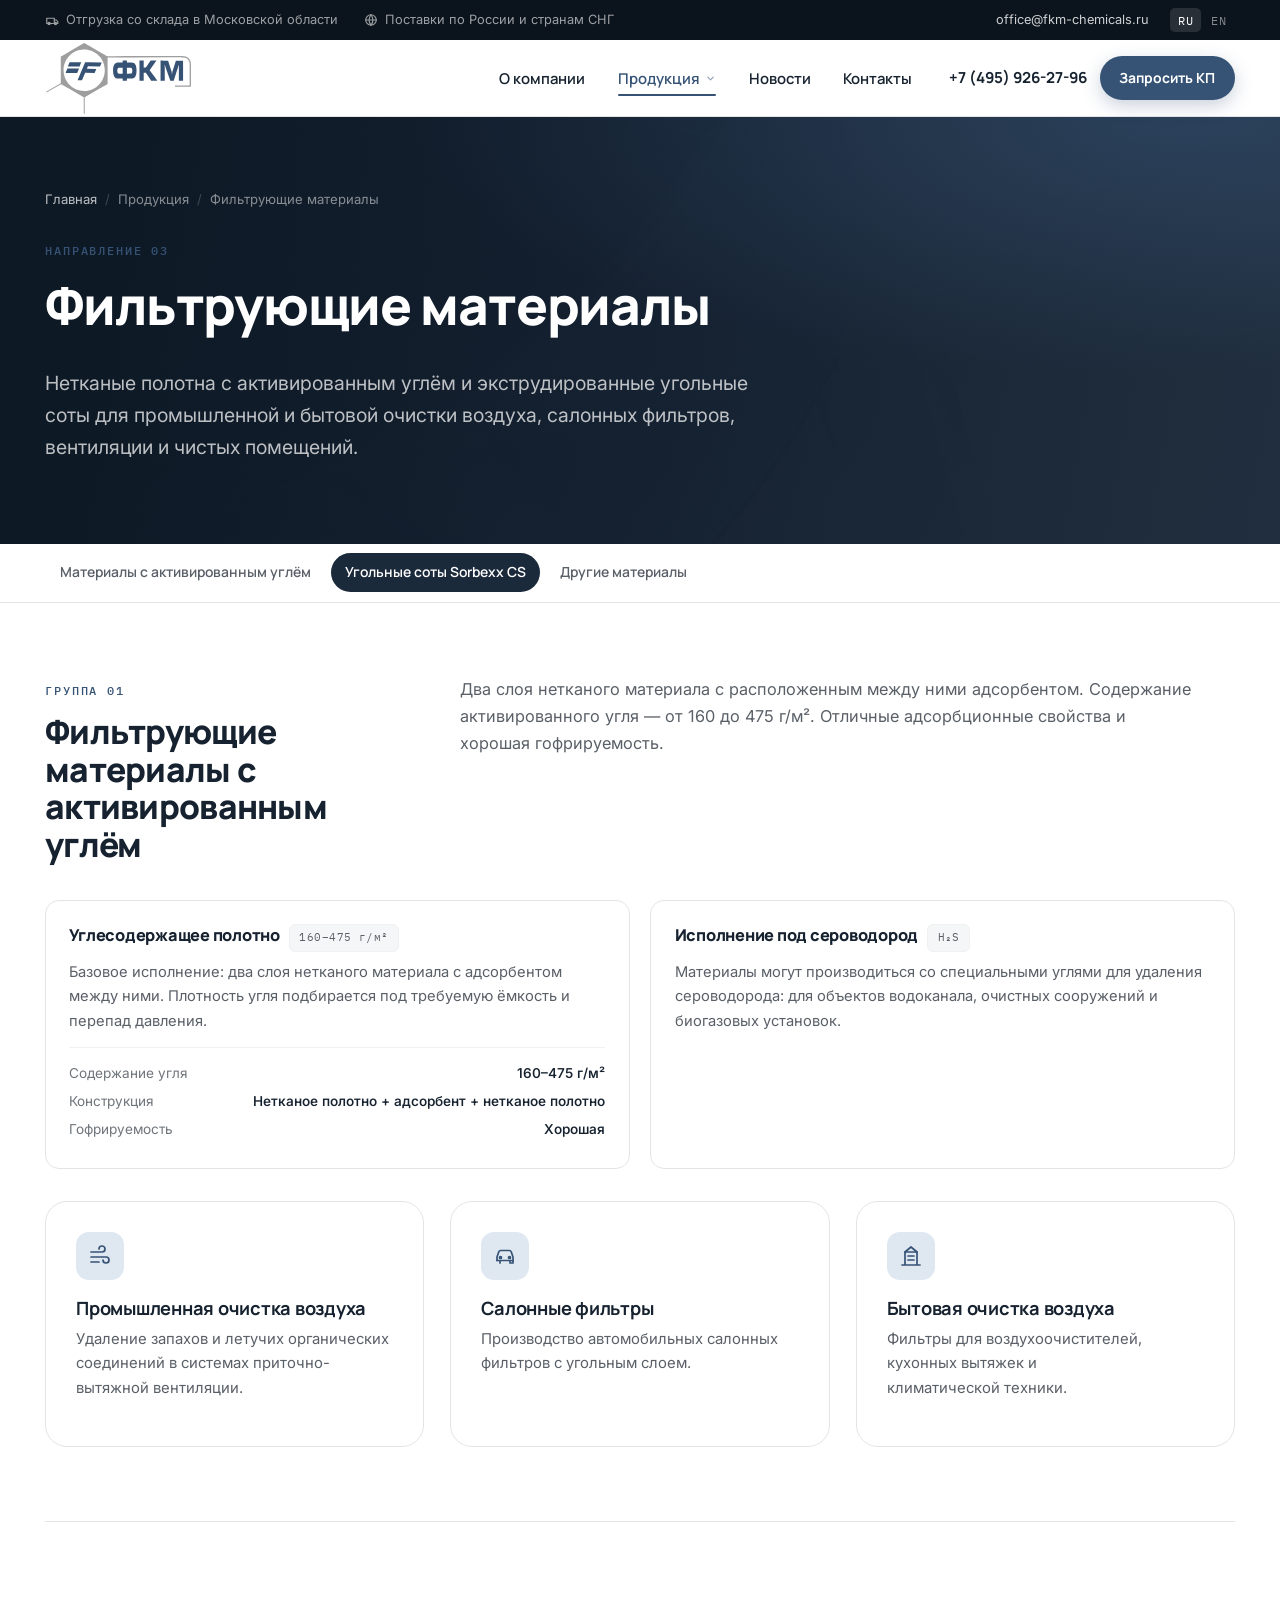
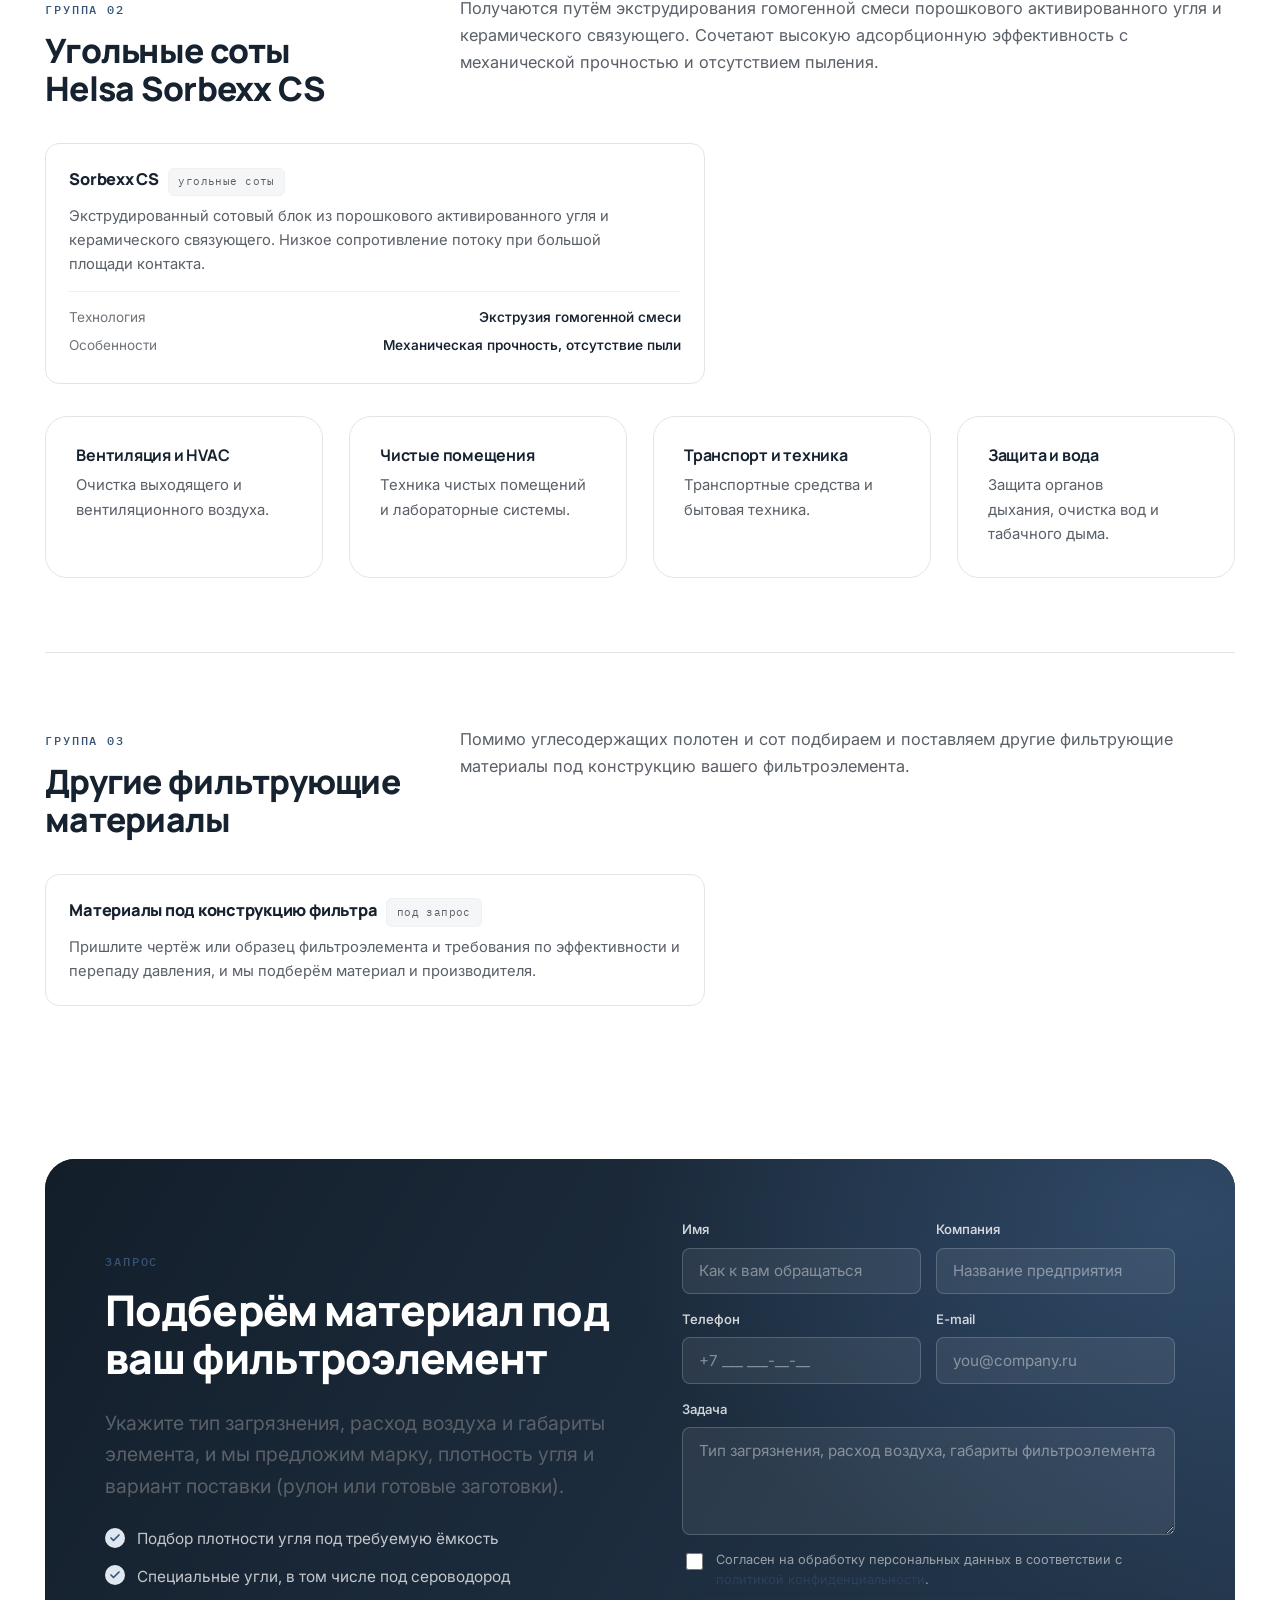
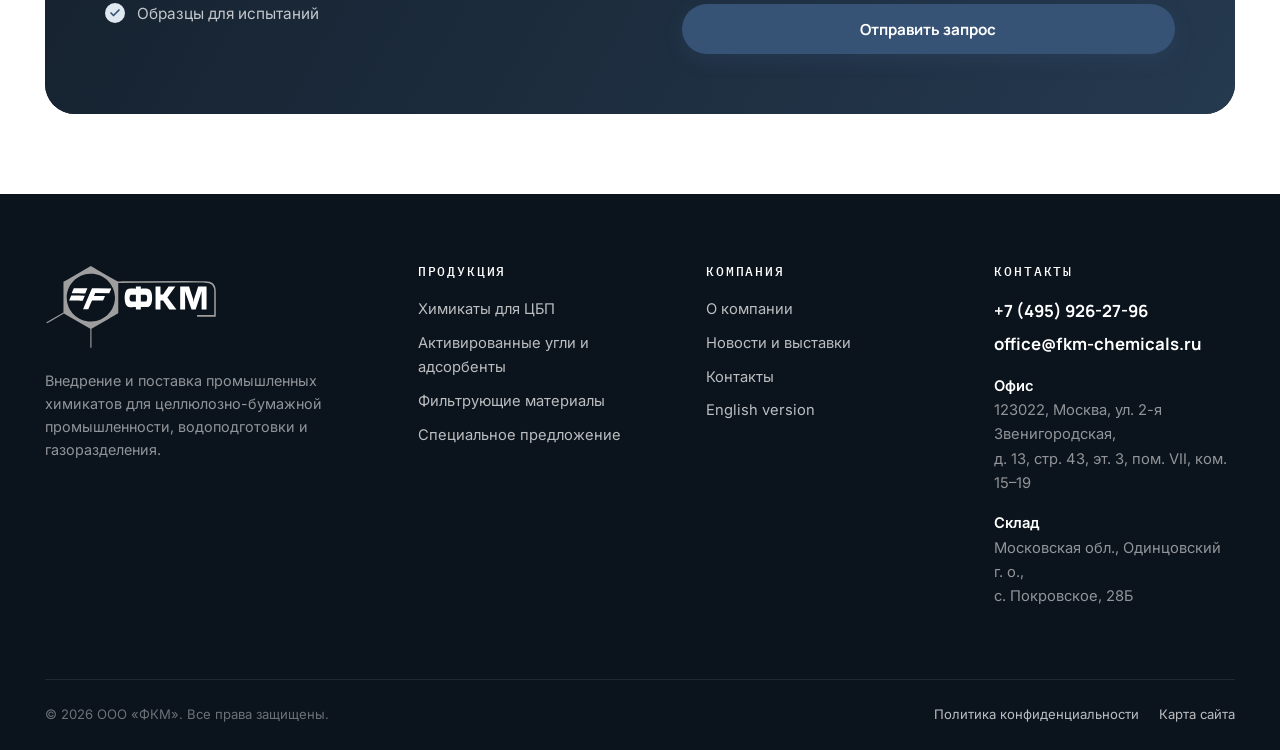
<file: filters.html>
<!DOCTYPE html>
<html lang="ru">
<head>
<meta charset="utf-8">
<meta name="viewport" content="width=device-width, initial-scale=1">
<title>Фильтрующие материалы с активированным углём, угольные соты | ФКМ</title>
<meta name="description" content="Фильтрующие материалы с активированным углём (160–475 г/м²), марки для удаления сероводорода, угольные соты Helsa Sorbexx CS. Промышленная и бытовая очистка воздуха, салонные фильтры, HVAC, чистые помещения.">
<link rel="canonical" href="https://fkm-chemicals.ru/filters.html">
<meta property="og:type" content="website">
<meta property="og:locale" content="ru_RU">
<meta property="og:site_name" content="ФКМ">
<meta property="og:title" content="Фильтрующие материалы">
<meta property="og:description" content="Нетканые полотна с активированным углём и угольные соты Helsa Sorbexx CS.">
<meta property="og:image" content="https://fkm-chemicals.ru/assets/img/water-filter.jpg">
<meta name="theme-color" content="#0B131C">
<link rel="icon" href="assets/img/favicon.svg" type="image/svg+xml">
<link rel="preconnect" href="https://fonts.googleapis.com">
<link rel="preconnect" href="https://fonts.gstatic.com" crossorigin>
<link href="https://fonts.googleapis.com/css2?family=IBM+Plex+Mono:wght@400;500&family=Inter:wght@400;500;600&family=Manrope:wght@600;700;800&display=swap" rel="stylesheet">
<link rel="stylesheet" href="assets/css/style.css">
<noscript><style>[data-reveal]{opacity:1;transform:none}</style></noscript>
</head>
<body>
<a class="skip-link" href="#main">Перейти к содержанию</a>

<!-- ============================ Верхняя строка ============================ -->
<div class="topbar">
  <div class="container topbar__inner">
    <div class="topbar__facts">
      <span>
        <svg viewBox="0 0 24 24" fill="none" stroke="currentColor" stroke-width="2" stroke-linecap="round" stroke-linejoin="round" aria-hidden="true"><path d="M3 9h13v9H3z"/><path d="M16 12h3.5L22 15v3h-6"/><circle cx="7" cy="18" r="2"/><circle cx="18" cy="18" r="2"/></svg>
        Отгрузка со склада в Московской области
      </span>
      <span>
        <svg viewBox="0 0 24 24" fill="none" stroke="currentColor" stroke-width="2" stroke-linecap="round" stroke-linejoin="round" aria-hidden="true"><circle cx="12" cy="12" r="9"/><path d="M3 12h18M12 3a15 15 0 0 1 0 18 15 15 0 0 1 0-18z"/></svg>
        Поставки по России и странам СНГ
      </span>
    </div>
    <div class="topbar__side">
      <a href="mailto:office@fkm-chemicals.ru">office@fkm-chemicals.ru</a>
      <span class="lang">
        <a href="index.html" class="is-active" aria-current="true">RU</a>
        <a href="en/index.html">EN</a>
      </span>
    </div>
  </div>
</div>

<!-- ================================= Шапка ================================ -->
<header class="header">
  <div class="container header__inner">
    <a class="logo" href="index.html" aria-label="ФКМ — на главную">
      <img src="assets/img/logo.svg" alt="ФКМ" width="1000" height="486">
    </a>

    <nav class="nav" aria-label="Основная навигация">
      <ul class="nav__list">
        <li class="nav__item"><a class="nav__link" href="about.html">О компании</a></li>
        <li class="nav__item nav__item--has-menu">
          <button class="nav__link is-current" type="button" aria-expanded="false" aria-haspopup="true">
            Продукция
            <svg class="nav__caret" viewBox="0 0 24 24" fill="none" stroke="currentColor" stroke-width="2.4" stroke-linecap="round" stroke-linejoin="round" aria-hidden="true"><polyline points="6 9 12 15 18 9"/></svg>
          </button>
          <div class="megamenu">
            <div class="megamenu__grid">
              <a class="megamenu__item" href="pulp-chemicals.html">
                <span class="megamenu__icon"><svg viewBox="0 0 24 24" fill="none" stroke="currentColor" stroke-width="1.8" stroke-linecap="round" stroke-linejoin="round" aria-hidden="true"><path d="M9 3v6.5L4.2 18A2 2 0 0 0 6 21h12a2 2 0 0 0 1.8-3L15 9.5V3"/><path d="M8 3h8M7.5 14h9"/></svg></span>
                <span>
                  <span class="megamenu__title">Химикаты для ЦБП</span>
                  <span class="megamenu__desc">Янки-цилиндр, барьерные покрытия, красители, ферменты, влагопрочность</span>
                </span>
              </a>
              <a class="megamenu__item" href="carbon.html">
                <span class="megamenu__icon"><svg viewBox="0 0 24 24" fill="none" stroke="currentColor" stroke-width="1.8" stroke-linecap="round" stroke-linejoin="round" aria-hidden="true"><path d="M12 2.5 20 7v10l-8 4.5L4 17V7z"/><path d="M12 7.5 16 10v4l-4 2.2L8 14v-4z"/></svg></span>
                <span>
                  <span class="megamenu__title">Активированные угли и адсорбенты</span>
                  <span class="megamenu__desc">Угли, углеродные и цеолитовые молекулярные сита</span>
                </span>
              </a>
              <a class="megamenu__item" href="filters.html">
                <span class="megamenu__icon"><svg viewBox="0 0 24 24" fill="none" stroke="currentColor" stroke-width="1.8" stroke-linecap="round" stroke-linejoin="round" aria-hidden="true"><path d="M3 4h18l-7 8v7l-4 2v-9z"/></svg></span>
                <span>
                  <span class="megamenu__title">Фильтрующие материалы</span>
                  <span class="megamenu__desc">Углесодержащие нетканые материалы, угольные соты</span>
                </span>
              </a>
              <a class="megamenu__item" href="special-offer.html">
                <span class="megamenu__icon"><svg viewBox="0 0 24 24" fill="none" stroke="currentColor" stroke-width="1.8" stroke-linecap="round" stroke-linejoin="round" aria-hidden="true"><path d="M20.6 13.4 12 22l-9-9V4h9z"/><circle cx="7.5" cy="8.5" r="1.6"/></svg></span>
                <span>
                  <span class="megamenu__title">Специальное предложение</span>
                  <span class="megamenu__desc">Кокосовый активированный уголь Ceycarb CEWC 1240 в наличии</span>
                </span>
              </a>
            </div>
            <div class="megamenu__foot">
              <span class="muted">Нужного продукта нет в списке? Подберём аналог под вашу задачу.</span>
              <a class="link-arrow" href="contacts.html">Задать вопрос
                <svg viewBox="0 0 24 24" fill="none" stroke="currentColor" stroke-width="2.2" stroke-linecap="round" stroke-linejoin="round" aria-hidden="true"><path d="M5 12h14M13 6l6 6-6 6"/></svg>
              </a>
            </div>
          </div>
        </li>
        <li class="nav__item"><a class="nav__link" href="news.html">Новости</a></li>
        <li class="nav__item"><a class="nav__link" href="contacts.html">Контакты</a></li>
      </ul>
    </nav>

    <div class="header__actions">
      <a class="header__phone" href="tel:+74959262796">+7 (495) 926-27-96</a>
      <a class="btn btn--primary btn--sm" href="contacts.html#request">Запросить КП</a>
      <button class="burger" type="button" aria-label="Меню" aria-expanded="false" aria-controls="mobile-nav">
        <span></span><span></span><span></span>
      </button>
    </div>
  </div>
</header>

<!-- =========================== Мобильное меню ============================= -->
<div class="mobile-nav" id="mobile-nav">
  <ul>
    <li><a href="about.html">О компании</a></li>
    <li>
      <button class="mobile-nav__toggle" type="button" aria-expanded="false">
        Продукция
        <svg viewBox="0 0 24 24" fill="none" stroke="currentColor" stroke-width="2.4" stroke-linecap="round" stroke-linejoin="round" aria-hidden="true"><polyline points="6 9 12 15 18 9"/></svg>
      </button>
      <ul class="mobile-nav__sub">
        <li><a href="pulp-chemicals.html">Химикаты для ЦБП</a></li>
        <li><a href="carbon.html">Активированные угли и адсорбенты</a></li>
        <li><a href="filters.html">Фильтрующие материалы</a></li>
        <li><a href="special-offer.html">Специальное предложение</a></li>
      </ul>
    </li>
    <li><a href="news.html">Новости</a></li>
    <li><a href="contacts.html">Контакты</a></li>
    <li><a href="en/index.html">English</a></li>
  </ul>
  <div class="mobile-nav__cta">
    <a class="btn btn--primary btn--block" href="contacts.html#request">Запросить КП</a>
  </div>
  <div class="mobile-nav__meta">
    <a href="tel:+74959262796">+7 (495) 926-27-96</a>
    <a href="mailto:office@fkm-chemicals.ru">office@fkm-chemicals.ru</a>
    <p>Москва, ул. 2-я Звенигородская, 13с43<br>Склад: Московская обл., Одинцовский г. о., с. Покровское, 28Б</p>
  </div>
</div>

<main id="main">

<section class="page-hero">
  <div class="page-hero__bg"><img src="assets/img/water-filter.jpg" alt="" width="796" height="1000"></div>
  <div class="container">
    <ol class="crumbs">
      <li><a href="index.html">Главная</a></li>
      <li><span>Продукция</span></li>
      <li><span aria-current="page">Фильтрующие материалы</span></li>
    </ol>
    <span class="eyebrow">Направление 03</span>
    <h1>Фильтрующие материалы</h1>
    <p class="page-hero__lead">
      Нетканые полотна с активированным углём и экструдированные угольные соты для промышленной
      и бытовой очистки воздуха, салонных фильтров, вентиляции и чистых помещений.
    </p>
  </div>
</section>

<nav class="subnav" aria-label="Разделы продукции">
  <div class="container subnav__inner">
    <a href="#media">Материалы с активированным углём</a>
    <a href="#honeycomb">Угольные соты Sorbexx CS</a>
    <a href="#other">Другие материалы</a>
  </div>
</nav>

<div class="container">

  <!-- ======================= Углесодержащие материалы ====================== -->
  <section class="prod-group" id="media">
    <div class="prod-group__head" data-reveal>
      <div>
        <span class="eyebrow">Группа 01</span>
        <h2>Фильтрующие материалы с активированным углём</h2>
      </div>
      <p class="prod-group__intro">
        Два слоя нетканого материала с расположенным между ними адсорбентом. Содержание
        активированного угля — от 160 до 475 г/м². Отличные адсорбционные свойства
        и хорошая гофрируемость.
      </p>
    </div>

    <div class="prod-list">
      <article class="prod-item" data-reveal>
        <div class="prod-item__name"><b>Углесодержащее полотно</b><span class="tag">160–475 г/м²</span></div>
        <p>Базовое исполнение: два слоя нетканого материала с адсорбентом между ними. Плотность угля подбирается под требуемую ёмкость и перепад давления.</p>
        <ul class="prod-item__specs">
          <li><span>Содержание угля</span><span>160–475 г/м²</span></li>
          <li><span>Конструкция</span><span>Нетканое полотно + адсорбент + нетканое полотно</span></li>
          <li><span>Гофрируемость</span><span>Хорошая</span></li>
        </ul>
      </article>
      <article class="prod-item" data-reveal>
        <div class="prod-item__name"><b>Исполнение под сероводород</b><span class="tag">H₂S</span></div>
        <p>Материалы могут производиться со специальными углями для удаления сероводорода: для объектов водоканала, очистных сооружений и биогазовых установок.</p>
      </article>
    </div>

    <div class="grid grid--3" style="margin-top:2rem">
      <div class="app-card" data-reveal>
        <div class="app-card__icon"><svg viewBox="0 0 24 24" fill="none" stroke="currentColor" stroke-width="1.7" stroke-linecap="round" stroke-linejoin="round" aria-hidden="true"><path d="M3 8h11a3 3 0 1 0-3-3"/><path d="M3 13h15a3 3 0 1 1-3 3"/><path d="M3 18h8"/></svg></div>
        <h3>Промышленная очистка воздуха</h3>
        <p>Удаление запахов и летучих органических соединений в системах приточно-вытяжной вентиляции.</p>
      </div>
      <div class="app-card" data-reveal data-delay="1">
        <div class="app-card__icon"><svg viewBox="0 0 24 24" fill="none" stroke="currentColor" stroke-width="1.7" stroke-linecap="round" stroke-linejoin="round" aria-hidden="true"><path d="M4 16.5V13l1.8-5.2A2 2 0 0 1 7.7 6.5h8.6a2 2 0 0 1 1.9 1.3L20 13v3.5"/><path d="M4 16.5h16v2.5h-3v-2.5M7 19v-2.5"/><circle cx="7.5" cy="13.5" r="1"/><circle cx="16.5" cy="13.5" r="1"/></svg></div>
        <h3>Салонные фильтры</h3>
        <p>Производство автомобильных салонных фильтров с угольным слоем.</p>
      </div>
      <div class="app-card" data-reveal data-delay="2">
        <div class="app-card__icon"><svg viewBox="0 0 24 24" fill="none" stroke="currentColor" stroke-width="1.7" stroke-linecap="round" stroke-linejoin="round" aria-hidden="true"><path d="M3 21h18M6 21V8h12v13"/><path d="M9 12h6M9 16h6"/><path d="M6 8 12 3l6 5"/></svg></div>
        <h3>Бытовая очистка воздуха</h3>
        <p>Фильтры для воздухоочистителей, кухонных вытяжек и климатической техники.</p>
      </div>
    </div>
  </section>

  <!-- ============================== Угольные соты ========================== -->
  <section class="prod-group" id="honeycomb">
    <div class="prod-group__head" data-reveal>
      <div>
        <span class="eyebrow">Группа 02</span>
        <h2>Угольные соты Helsa Sorbexx CS</h2>
      </div>
      <p class="prod-group__intro">
        Получаются путём экструдирования гомогенной смеси порошкового активированного угля
        и керамического связующего. Сочетают высокую адсорбционную эффективность с механической
        прочностью и отсутствием пыления.
      </p>
    </div>

    <div class="prod-list">
      <article class="prod-item" data-reveal>
        <div class="prod-item__name"><b>Sorbexx CS</b><span class="tag">угольные соты</span></div>
        <p>Экструдированный сотовый блок из порошкового активированного угля и керамического связующего. Низкое сопротивление потоку при большой площади контакта.</p>
        <ul class="prod-item__specs">
          <li><span>Технология</span><span>Экструзия гомогенной смеси</span></li>
          <li><span>Особенности</span><span>Механическая прочность, отсутствие пыли</span></li>
        </ul>
      </article>
    </div>

    <div class="grid grid--4" style="margin-top:2rem">
      <div class="app-card" data-reveal>
        <h3 style="font-size:1rem">Вентиляция и HVAC</h3>
        <p style="margin:0">Очистка выходящего и вентиляционного воздуха.</p>
      </div>
      <div class="app-card" data-reveal data-delay="1">
        <h3 style="font-size:1rem">Чистые помещения</h3>
        <p style="margin:0">Техника чистых помещений и лабораторные системы.</p>
      </div>
      <div class="app-card" data-reveal data-delay="2">
        <h3 style="font-size:1rem">Транспорт и техника</h3>
        <p style="margin:0">Транспортные средства и бытовая техника.</p>
      </div>
      <div class="app-card" data-reveal data-delay="3">
        <h3 style="font-size:1rem">Защита и вода</h3>
        <p style="margin:0">Защита органов дыхания, очистка вод и табачного дыма.</p>
      </div>
    </div>
  </section>

  <!-- ============================== Другие материалы ======================= -->
  <section class="prod-group" id="other">
    <div class="prod-group__head" data-reveal>
      <div>
        <span class="eyebrow">Группа 03</span>
        <h2>Другие фильтрующие материалы</h2>
      </div>
      <p class="prod-group__intro">
        Помимо углесодержащих полотен и сот подбираем и поставляем другие фильтрующие материалы
        под конструкцию вашего фильтроэлемента.
      </p>
    </div>

    <div class="prod-list">
      <article class="prod-item" data-reveal>
        <div class="prod-item__name"><b>Материалы под конструкцию фильтра</b><span class="tag">под запрос</span></div>
        <p>Пришлите чертёж или образец фильтроэлемента и требования по эффективности и перепаду давления, и мы подберём материал и производителя.</p>
      </article>
    </div>
  </section>

</div>

<!-- ================================== CTA ================================= -->
<section class="section section--tight">
  <div class="container">
    <div class="cta" data-reveal>
      <div class="cta__grid">
        <div>
          <span class="eyebrow">Запрос</span>
          <h2>Подберём материал под ваш фильтроэлемент</h2>
          <p class="lead">
            Укажите тип загрязнения, расход воздуха и габариты элемента, и мы предложим марку,
            плотность угля и вариант поставки (рулон или готовые заготовки).
          </p>
          <ul class="checks">
            <li>Подбор плотности угля под требуемую ёмкость</li>
            <li>Специальные угли, в том числе под сероводород</li>
            <li>Образцы для испытаний</li>
          </ul>
        </div>

        <form class="form form--onDark" data-form data-subject="Запрос: фильтрующие материалы (fkm-chemicals.ru)">
          <div class="form__row">
            <div class="field">
              <label for="f-name">Имя</label>
              <input id="f-name" name="Имя" type="text" required autocomplete="name" placeholder="Как к вам обращаться">
            </div>
            <div class="field">
              <label for="f-company">Компания</label>
              <input id="f-company" name="Компания" type="text" autocomplete="organization" placeholder="Название предприятия">
            </div>
          </div>
          <div class="form__row">
            <div class="field">
              <label for="f-phone">Телефон</label>
              <input id="f-phone" name="Телефон" type="tel" autocomplete="tel" placeholder="+7 ___ ___-__-__">
            </div>
            <div class="field">
              <label for="f-email">E-mail</label>
              <input id="f-email" name="E-mail" type="email" required autocomplete="email" placeholder="you@company.ru">
            </div>
          </div>
          <div class="field">
            <label for="f-msg">Задача</label>
            <textarea id="f-msg" name="Задача" required placeholder="Тип загрязнения, расход воздуха, габариты фильтроэлемента"></textarea>
          </div>
          <div hidden aria-hidden="true">
            <label for="f-hp">Не заполняйте это поле</label>
            <input id="f-hp" name="company_website" type="text" tabindex="-1" autocomplete="off">
          </div>
          <label class="consent">
            <input type="checkbox" name="consent" required>
            <span>Согласен на обработку персональных данных в соответствии с <a href="privacy.html">политикой конфиденциальности</a>.</span>
          </label>
          <div class="form__status" role="status"></div>
          <button class="btn btn--primary btn--block" type="submit">Отправить запрос</button>
        </form>
      </div>
    </div>
  </div>
</section>

</main>
<!-- ================================= Подвал =============================== -->
<footer class="footer">
  <div class="container">
    <div class="footer__top">
      <div class="footer__brand">
        <img src="assets/img/logo-light.svg" alt="ФКМ" width="1000" height="486">
        <p>Внедрение и поставка промышленных химикатов для целлюлозно-бумажной промышленности, водоподготовки и газоразделения.</p>
      </div>

      <div>
        <h4>Продукция</h4>
        <ul>
          <li><a href="pulp-chemicals.html">Химикаты для ЦБП</a></li>
          <li><a href="carbon.html">Активированные угли и адсорбенты</a></li>
          <li><a href="filters.html">Фильтрующие материалы</a></li>
          <li><a href="special-offer.html">Специальное предложение</a></li>
        </ul>
      </div>

      <div>
        <h4>Компания</h4>
        <ul>
          <li><a href="about.html">О компании</a></li>
          <li><a href="news.html">Новости и выставки</a></li>
          <li><a href="contacts.html">Контакты</a></li>
          <li><a href="en/index.html">English version</a></li>
        </ul>
      </div>

      <div>
        <h4>Контакты</h4>
        <address class="footer__contact">
          <a href="tel:+74959262796">+7 (495) 926-27-96</a>
          <a href="mailto:office@fkm-chemicals.ru">office@fkm-chemicals.ru</a>
          <p style="margin-top:1rem">
            <strong style="color:#fff;font-weight:600">Офис</strong><br>
            123022, Москва, ул. 2-я Звенигородская,<br>д. 13, стр. 43, эт. 3, пом. VII, ком. 15–19
          </p>
          <p style="margin-top:.75rem">
            <strong style="color:#fff;font-weight:600">Склад</strong><br>
            Московская обл., Одинцовский г. о.,<br>с. Покровское, 28Б
          </p>
        </address>
      </div>
    </div>

    <div class="footer__bottom">
      <span>© <span data-year>2026</span> ООО «ФКМ». Все права защищены.</span>
      <nav aria-label="Служебные ссылки">
        <a href="privacy.html">Политика конфиденциальности</a>
        <a href="sitemap.xml">Карта сайта</a>
      </nav>
    </div>
  </div>
</footer>

<button class="to-top" type="button" aria-label="Наверх">
  <svg viewBox="0 0 24 24" fill="none" stroke="currentColor" stroke-width="2.4" stroke-linecap="round" stroke-linejoin="round" aria-hidden="true"><path d="M12 19V5M5 12l7-7 7 7"/></svg>
</button>

<script src="assets/js/main.js" defer></script>
</body>
</html>
</file>
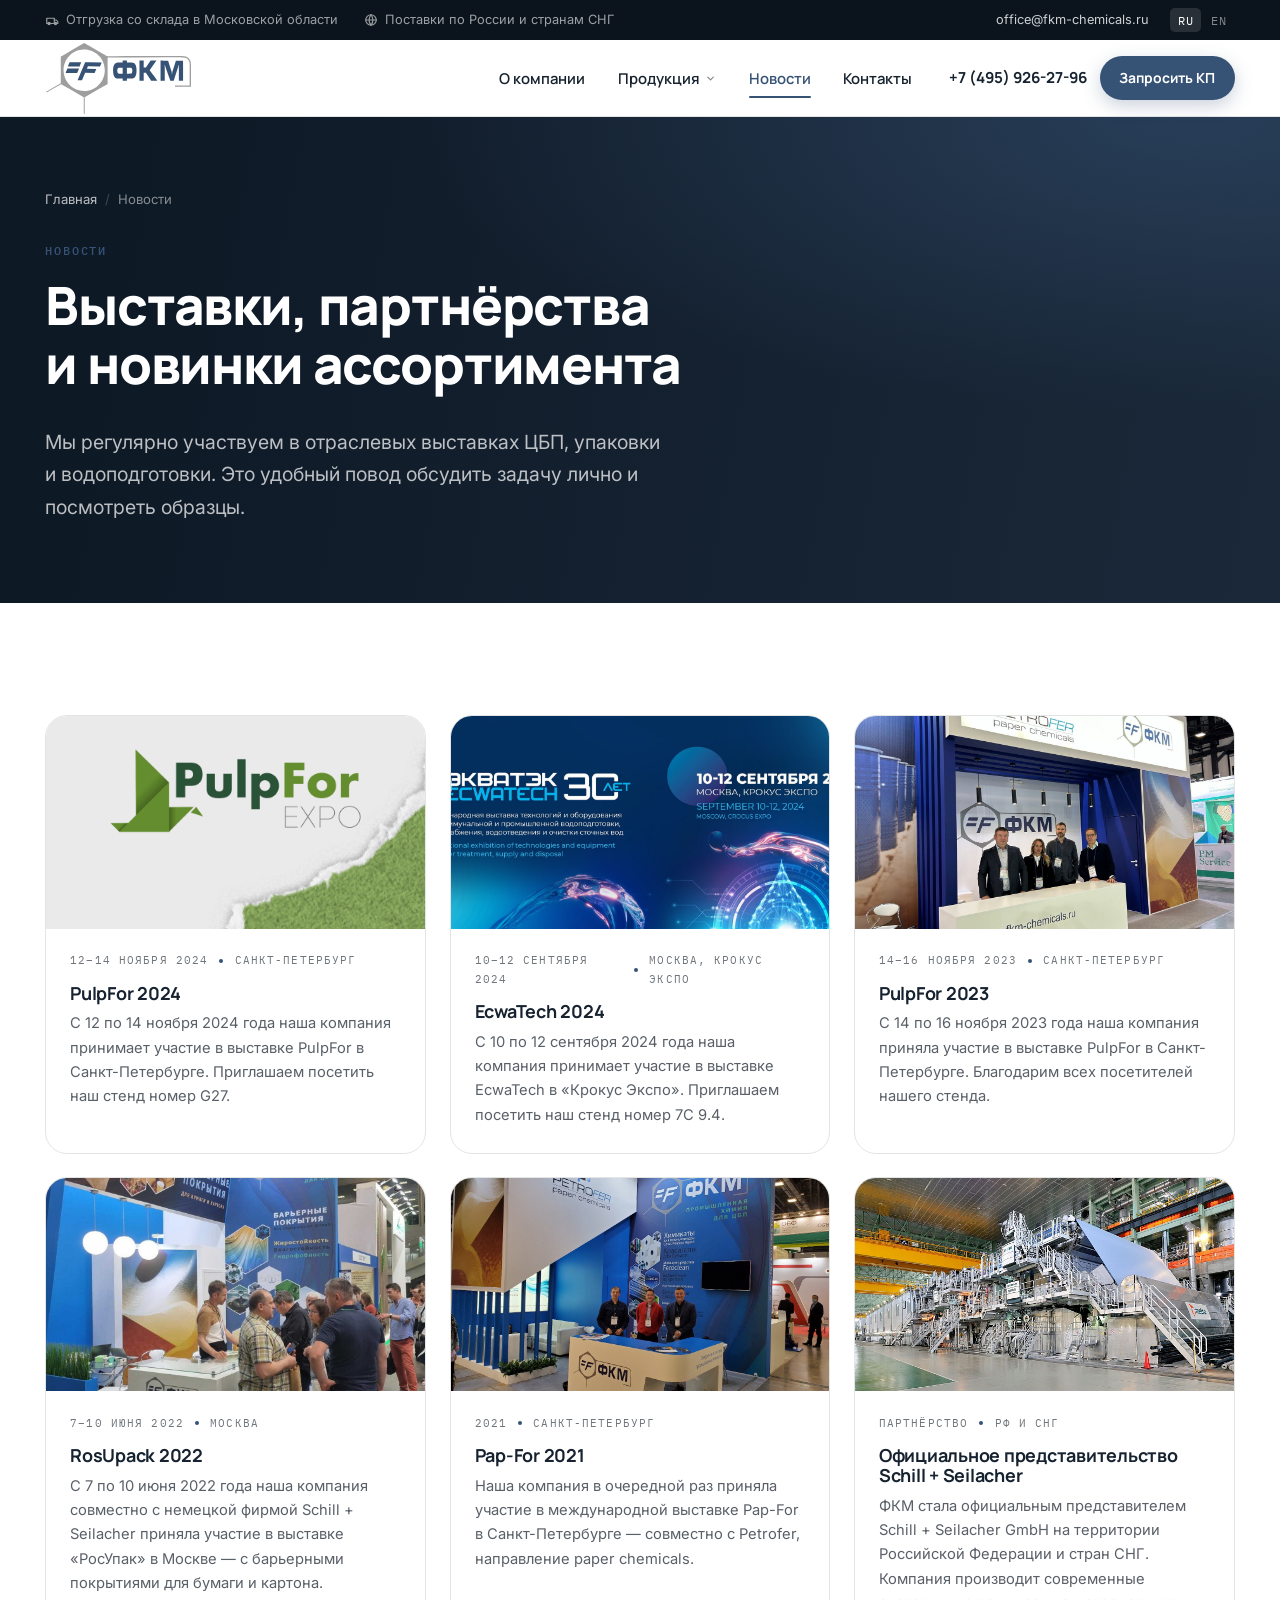
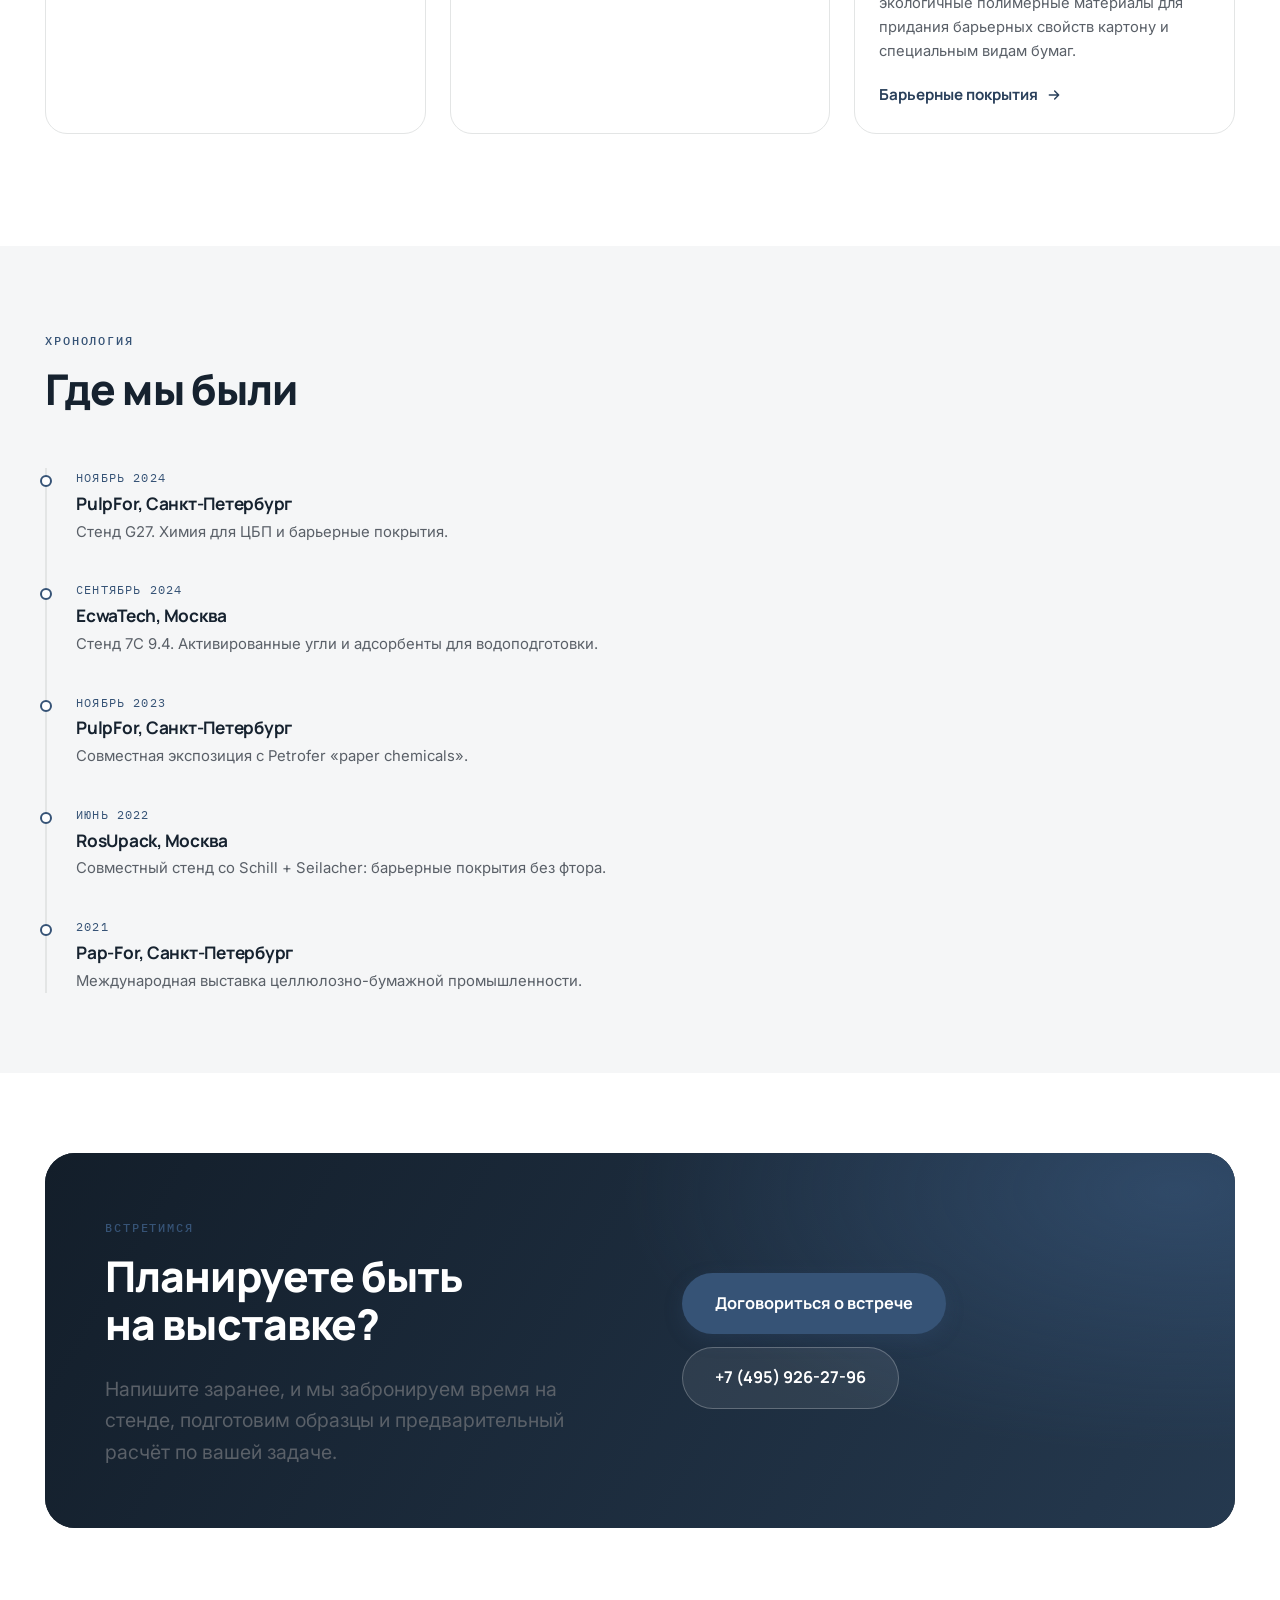
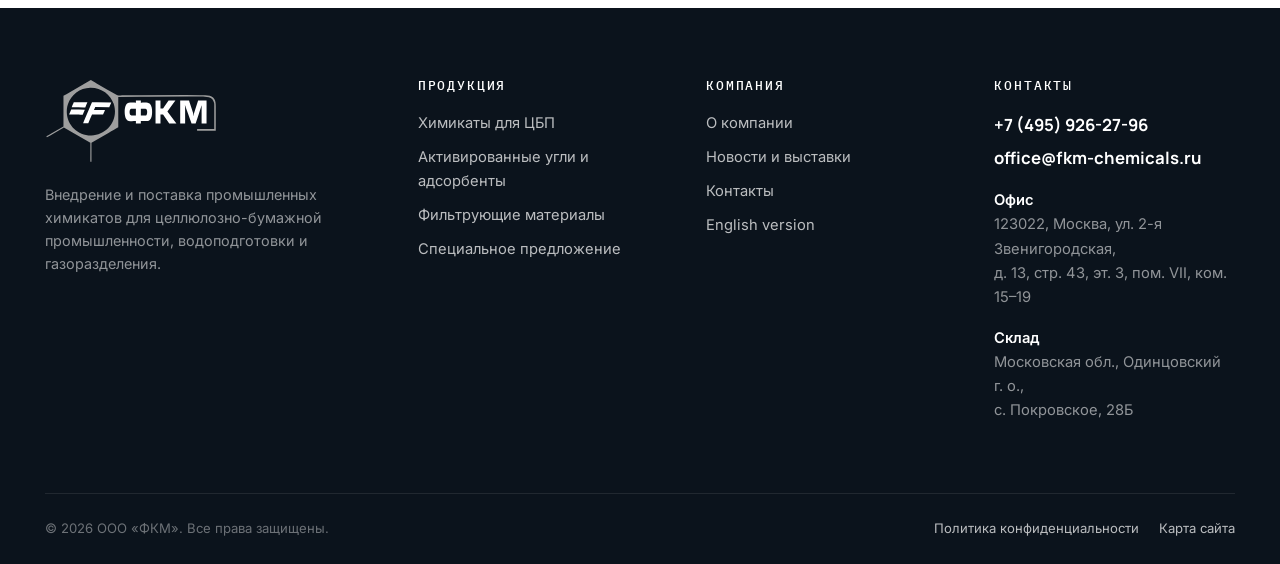
<file: news.html>
<!DOCTYPE html>
<html lang="ru">
<head>
<meta charset="utf-8">
<meta name="viewport" content="width=device-width, initial-scale=1">
<title>Новости и выставки — ФКМ</title>
<meta name="description" content="Новости компании ФКМ: участие в отраслевых выставках PulpFor, EcwaTech, RosUpack, Pap-For, партнёрство со Schill + Seilacher и Petrofer.">
<link rel="canonical" href="https://fkm-chemicals.ru/news.html">
<meta property="og:type" content="website">
<meta property="og:locale" content="ru_RU">
<meta property="og:site_name" content="ФКМ">
<meta property="og:title" content="Новости и выставки — ФКМ">
<meta property="og:description" content="Где нас встретить и что нового в ассортименте.">
<meta property="og:image" content="https://fkm-chemicals.ru/assets/img/news/pulpfor-2023.jpg">
<meta name="theme-color" content="#0B131C">
<link rel="icon" href="assets/img/favicon.svg" type="image/svg+xml">
<link rel="preconnect" href="https://fonts.googleapis.com">
<link rel="preconnect" href="https://fonts.gstatic.com" crossorigin>
<link href="https://fonts.googleapis.com/css2?family=IBM+Plex+Mono:wght@400;500&family=Inter:wght@400;500;600&family=Manrope:wght@600;700;800&display=swap" rel="stylesheet">
<link rel="stylesheet" href="assets/css/style.css">
<noscript><style>[data-reveal]{opacity:1;transform:none}</style></noscript>
</head>
<body>
<a class="skip-link" href="#main">Перейти к содержанию</a>

<!-- ============================ Верхняя строка ============================ -->
<div class="topbar">
  <div class="container topbar__inner">
    <div class="topbar__facts">
      <span>
        <svg viewBox="0 0 24 24" fill="none" stroke="currentColor" stroke-width="2" stroke-linecap="round" stroke-linejoin="round" aria-hidden="true"><path d="M3 9h13v9H3z"/><path d="M16 12h3.5L22 15v3h-6"/><circle cx="7" cy="18" r="2"/><circle cx="18" cy="18" r="2"/></svg>
        Отгрузка со склада в Московской области
      </span>
      <span>
        <svg viewBox="0 0 24 24" fill="none" stroke="currentColor" stroke-width="2" stroke-linecap="round" stroke-linejoin="round" aria-hidden="true"><circle cx="12" cy="12" r="9"/><path d="M3 12h18M12 3a15 15 0 0 1 0 18 15 15 0 0 1 0-18z"/></svg>
        Поставки по России и странам СНГ
      </span>
    </div>
    <div class="topbar__side">
      <a href="mailto:office@fkm-chemicals.ru">office@fkm-chemicals.ru</a>
      <span class="lang">
        <a href="index.html" class="is-active" aria-current="true">RU</a>
        <a href="en/index.html">EN</a>
      </span>
    </div>
  </div>
</div>

<!-- ================================= Шапка ================================ -->
<header class="header">
  <div class="container header__inner">
    <a class="logo" href="index.html" aria-label="ФКМ — на главную">
      <img src="assets/img/logo.svg" alt="ФКМ" width="1000" height="486">
    </a>

    <nav class="nav" aria-label="Основная навигация">
      <ul class="nav__list">
        <li class="nav__item"><a class="nav__link" href="about.html">О компании</a></li>
        <li class="nav__item nav__item--has-menu">
          <button class="nav__link" type="button" aria-expanded="false" aria-haspopup="true">
            Продукция
            <svg class="nav__caret" viewBox="0 0 24 24" fill="none" stroke="currentColor" stroke-width="2.4" stroke-linecap="round" stroke-linejoin="round" aria-hidden="true"><polyline points="6 9 12 15 18 9"/></svg>
          </button>
          <div class="megamenu">
            <div class="megamenu__grid">
              <a class="megamenu__item" href="pulp-chemicals.html">
                <span class="megamenu__icon"><svg viewBox="0 0 24 24" fill="none" stroke="currentColor" stroke-width="1.8" stroke-linecap="round" stroke-linejoin="round" aria-hidden="true"><path d="M9 3v6.5L4.2 18A2 2 0 0 0 6 21h12a2 2 0 0 0 1.8-3L15 9.5V3"/><path d="M8 3h8M7.5 14h9"/></svg></span>
                <span>
                  <span class="megamenu__title">Химикаты для ЦБП</span>
                  <span class="megamenu__desc">Янки-цилиндр, барьерные покрытия, красители, ферменты, влагопрочность</span>
                </span>
              </a>
              <a class="megamenu__item" href="carbon.html">
                <span class="megamenu__icon"><svg viewBox="0 0 24 24" fill="none" stroke="currentColor" stroke-width="1.8" stroke-linecap="round" stroke-linejoin="round" aria-hidden="true"><path d="M12 2.5 20 7v10l-8 4.5L4 17V7z"/><path d="M12 7.5 16 10v4l-4 2.2L8 14v-4z"/></svg></span>
                <span>
                  <span class="megamenu__title">Активированные угли и адсорбенты</span>
                  <span class="megamenu__desc">Угли, углеродные и цеолитовые молекулярные сита</span>
                </span>
              </a>
              <a class="megamenu__item" href="filters.html">
                <span class="megamenu__icon"><svg viewBox="0 0 24 24" fill="none" stroke="currentColor" stroke-width="1.8" stroke-linecap="round" stroke-linejoin="round" aria-hidden="true"><path d="M3 4h18l-7 8v7l-4 2v-9z"/></svg></span>
                <span>
                  <span class="megamenu__title">Фильтрующие материалы</span>
                  <span class="megamenu__desc">Углесодержащие нетканые материалы, угольные соты</span>
                </span>
              </a>
              <a class="megamenu__item" href="special-offer.html">
                <span class="megamenu__icon"><svg viewBox="0 0 24 24" fill="none" stroke="currentColor" stroke-width="1.8" stroke-linecap="round" stroke-linejoin="round" aria-hidden="true"><path d="M20.6 13.4 12 22l-9-9V4h9z"/><circle cx="7.5" cy="8.5" r="1.6"/></svg></span>
                <span>
                  <span class="megamenu__title">Специальное предложение</span>
                  <span class="megamenu__desc">Кокосовый активированный уголь Ceycarb CEWC 1240 в наличии</span>
                </span>
              </a>
            </div>
            <div class="megamenu__foot">
              <span class="muted">Нужного продукта нет в списке? Подберём аналог под вашу задачу.</span>
              <a class="link-arrow" href="contacts.html">Задать вопрос
                <svg viewBox="0 0 24 24" fill="none" stroke="currentColor" stroke-width="2.2" stroke-linecap="round" stroke-linejoin="round" aria-hidden="true"><path d="M5 12h14M13 6l6 6-6 6"/></svg>
              </a>
            </div>
          </div>
        </li>
        <li class="nav__item"><a class="nav__link is-current" href="news.html">Новости</a></li>
        <li class="nav__item"><a class="nav__link" href="contacts.html">Контакты</a></li>
      </ul>
    </nav>

    <div class="header__actions">
      <a class="header__phone" href="tel:+74959262796">+7 (495) 926-27-96</a>
      <a class="btn btn--primary btn--sm" href="contacts.html#request">Запросить КП</a>
      <button class="burger" type="button" aria-label="Меню" aria-expanded="false" aria-controls="mobile-nav">
        <span></span><span></span><span></span>
      </button>
    </div>
  </div>
</header>

<!-- =========================== Мобильное меню ============================= -->
<div class="mobile-nav" id="mobile-nav">
  <ul>
    <li><a href="about.html">О компании</a></li>
    <li>
      <button class="mobile-nav__toggle" type="button" aria-expanded="false">
        Продукция
        <svg viewBox="0 0 24 24" fill="none" stroke="currentColor" stroke-width="2.4" stroke-linecap="round" stroke-linejoin="round" aria-hidden="true"><polyline points="6 9 12 15 18 9"/></svg>
      </button>
      <ul class="mobile-nav__sub">
        <li><a href="pulp-chemicals.html">Химикаты для ЦБП</a></li>
        <li><a href="carbon.html">Активированные угли и адсорбенты</a></li>
        <li><a href="filters.html">Фильтрующие материалы</a></li>
        <li><a href="special-offer.html">Специальное предложение</a></li>
      </ul>
    </li>
    <li><a href="news.html">Новости</a></li>
    <li><a href="contacts.html">Контакты</a></li>
    <li><a href="en/index.html">English</a></li>
  </ul>
  <div class="mobile-nav__cta">
    <a class="btn btn--primary btn--block" href="contacts.html#request">Запросить КП</a>
  </div>
  <div class="mobile-nav__meta">
    <a href="tel:+74959262796">+7 (495) 926-27-96</a>
    <a href="mailto:office@fkm-chemicals.ru">office@fkm-chemicals.ru</a>
    <p>Москва, ул. 2-я Звенигородская, 13с43<br>Склад: Московская обл., Одинцовский г. о., с. Покровское, 28Б</p>
  </div>
</div>

<main id="main">

<section class="page-hero page-hero--plain">
  <div class="container">
    <ol class="crumbs">
      <li><a href="index.html">Главная</a></li>
      <li><span aria-current="page">Новости</span></li>
    </ol>
    <span class="eyebrow">Новости</span>
    <h1>Выставки, партнёрства и новинки ассортимента</h1>
    <p class="page-hero__lead">
      Мы регулярно участвуем в отраслевых выставках ЦБП, упаковки и водоподготовки. Это
      удобный повод обсудить задачу лично и посмотреть образцы.
    </p>
  </div>
</section>

<section class="section">
  <div class="container">
    <div class="news-grid">

      <article class="news-card" id="pulpfor-2024" data-reveal>
        <div class="news-card__media"><img src="assets/img/news/pulpfor-2024.png" alt="Бейдж выставки PulpFor 2024" loading="lazy" width="500" height="500"></div>
        <div class="news-card__body">
          <div class="news-card__meta"><span>12–14 ноября 2024</span><span class="dot"></span><span>Санкт-Петербург</span></div>
          <h3>PulpFor 2024</h3>
          <p>С 12 по 14 ноября 2024 года наша компания принимает участие в выставке PulpFor в Санкт-Петербурге. Приглашаем посетить наш стенд номер G27.</p>
        </div>
      </article>

      <article class="news-card" id="ecwatech-2024" data-reveal data-delay="1">
        <div class="news-card__media"><img src="assets/img/news/ecwatech-2024.jpg" alt="Баннер выставки ЭкваТэк 2024" loading="lazy" width="1680" height="672"></div>
        <div class="news-card__body">
          <div class="news-card__meta"><span>10–12 сентября 2024</span><span class="dot"></span><span>Москва, Крокус Экспо</span></div>
          <h3>EcwaTech 2024</h3>
          <p>С 10 по 12 сентября 2024 года наша компания принимает участие в выставке EcwaTech в «Крокус Экспо». Приглашаем посетить наш стенд номер 7С 9.4.</p>
        </div>
      </article>

      <article class="news-card" id="pulpfor-2023" data-reveal data-delay="2">
        <div class="news-card__media"><img src="assets/img/news/pulpfor-2023.jpg" alt="Стенд ФКМ на выставке PulpFor 2023" loading="lazy" width="1280" height="960"></div>
        <div class="news-card__body">
          <div class="news-card__meta"><span>14–16 ноября 2023</span><span class="dot"></span><span>Санкт-Петербург</span></div>
          <h3>PulpFor 2023</h3>
          <p>С 14 по 16 ноября 2023 года наша компания приняла участие в выставке PulpFor в Санкт-Петербурге. Благодарим всех посетителей нашего стенда.</p>
        </div>
      </article>

      <article class="news-card" id="rosupack-2022" data-reveal>
        <div class="news-card__media"><img src="assets/img/news/rosupack-2022.jpg" alt="Стенд с барьерными покрытиями на выставке RosUpack 2022" loading="lazy" width="1200" height="1600"></div>
        <div class="news-card__body">
          <div class="news-card__meta"><span>7–10 июня 2022</span><span class="dot"></span><span>Москва</span></div>
          <h3>RosUpack 2022</h3>
          <p>С 7 по 10 июня 2022 года наша компания совместно с немецкой фирмой Schill + Seilacher приняла участие в выставке «РосУпак» в Москве — с барьерными покрытиями для бумаги и картона.</p>
        </div>
      </article>

      <article class="news-card" id="papfor-2021" data-reveal data-delay="1">
        <div class="news-card__media"><img src="assets/img/news/papfor-2021.jpg" alt="Стенд ФКМ и Petrofer на выставке Pap-For 2021" loading="lazy" width="1280" height="960"></div>
        <div class="news-card__body">
          <div class="news-card__meta"><span>2021</span><span class="dot"></span><span>Санкт-Петербург</span></div>
          <h3>Pap-For 2021</h3>
          <p>Наша компания в очередной раз приняла участие в международной выставке Pap-For в Санкт-Петербурге — совместно с Petrofer, направление paper chemicals.</p>
        </div>
      </article>

      <article class="news-card" id="schill-seilacher" data-reveal data-delay="2">
        <div class="news-card__media"><img src="assets/img/papermachine.jpg" alt="Бумагоделательная машина" loading="lazy" width="720" height="395"></div>
        <div class="news-card__body">
          <div class="news-card__meta"><span>Партнёрство</span><span class="dot"></span><span>РФ и СНГ</span></div>
          <h3>Официальное представительство Schill + Seilacher</h3>
          <p>ФКМ стала официальным представителем Schill + Seilacher GmbH на территории Российской Федерации и стран СНГ. Компания производит современные экологичные полимерные материалы для придания барьерных свойств картону и специальным видам бумаг.</p>
          <div class="news-card__foot">
            <a class="link-arrow" href="pulp-chemicals.html#barrier">Барьерные покрытия
              <svg viewBox="0 0 24 24" fill="none" stroke="currentColor" stroke-width="2.2" stroke-linecap="round" stroke-linejoin="round" aria-hidden="true"><path d="M5 12h14M13 6l6 6-6 6"/></svg>
            </a>
          </div>
        </div>
      </article>

    </div>

    <!-- ЗАМЕНИТЬ: чтобы добавить событие, скопируйте любой блок article.news-card выше.
         Для новости без картинки удалите внутри него блок div.news-card__media. -->
  </div>
</section>

<section class="section section--paper section--tight">
  <div class="container">
    <div class="section-head" data-reveal>
      <span class="eyebrow">Хронология</span>
      <h2>Где мы были</h2>
    </div>
    <div class="timeline" data-reveal>
      <div class="timeline__item">
        <div class="timeline__date">Ноябрь 2024</div>
        <h3>PulpFor, Санкт-Петербург</h3>
        <p>Стенд G27. Химия для ЦБП и барьерные покрытия.</p>
      </div>
      <div class="timeline__item">
        <div class="timeline__date">Сентябрь 2024</div>
        <h3>EcwaTech, Москва</h3>
        <p>Стенд 7С 9.4. Активированные угли и адсорбенты для водоподготовки.</p>
      </div>
      <div class="timeline__item">
        <div class="timeline__date">Ноябрь 2023</div>
        <h3>PulpFor, Санкт-Петербург</h3>
        <p>Совместная экспозиция с Petrofer «paper chemicals».</p>
      </div>
      <div class="timeline__item">
        <div class="timeline__date">Июнь 2022</div>
        <h3>RosUpack, Москва</h3>
        <p>Совместный стенд со Schill + Seilacher: барьерные покрытия без фтора.</p>
      </div>
      <div class="timeline__item">
        <div class="timeline__date">2021</div>
        <h3>Pap-For, Санкт-Петербург</h3>
        <p>Международная выставка целлюлозно-бумажной промышленности.</p>
      </div>
    </div>
  </div>
</section>

<section class="section section--tight">
  <div class="container">
    <div class="cta" data-reveal>
      <div class="cta__grid">
        <div>
          <span class="eyebrow">Встретимся</span>
          <h2>Планируете быть на выставке?</h2>
          <p class="lead">
            Напишите заранее, и мы забронируем время на стенде, подготовим образцы
            и предварительный расчёт по вашей задаче.
          </p>
        </div>
        <div class="btn-row">
          <a class="btn btn--primary btn--lg" href="contacts.html#request">Договориться о встрече</a>
          <a class="btn btn--onDark btn--lg" href="tel:+74959262796">+7 (495) 926-27-96</a>
        </div>
      </div>
    </div>
  </div>
</section>

</main>
<!-- ================================= Подвал =============================== -->
<footer class="footer">
  <div class="container">
    <div class="footer__top">
      <div class="footer__brand">
        <img src="assets/img/logo-light.svg" alt="ФКМ" width="1000" height="486">
        <p>Внедрение и поставка промышленных химикатов для целлюлозно-бумажной промышленности, водоподготовки и газоразделения.</p>
      </div>

      <div>
        <h4>Продукция</h4>
        <ul>
          <li><a href="pulp-chemicals.html">Химикаты для ЦБП</a></li>
          <li><a href="carbon.html">Активированные угли и адсорбенты</a></li>
          <li><a href="filters.html">Фильтрующие материалы</a></li>
          <li><a href="special-offer.html">Специальное предложение</a></li>
        </ul>
      </div>

      <div>
        <h4>Компания</h4>
        <ul>
          <li><a href="about.html">О компании</a></li>
          <li><a href="news.html">Новости и выставки</a></li>
          <li><a href="contacts.html">Контакты</a></li>
          <li><a href="en/index.html">English version</a></li>
        </ul>
      </div>

      <div>
        <h4>Контакты</h4>
        <address class="footer__contact">
          <a href="tel:+74959262796">+7 (495) 926-27-96</a>
          <a href="mailto:office@fkm-chemicals.ru">office@fkm-chemicals.ru</a>
          <p style="margin-top:1rem">
            <strong style="color:#fff;font-weight:600">Офис</strong><br>
            123022, Москва, ул. 2-я Звенигородская,<br>д. 13, стр. 43, эт. 3, пом. VII, ком. 15–19
          </p>
          <p style="margin-top:.75rem">
            <strong style="color:#fff;font-weight:600">Склад</strong><br>
            Московская обл., Одинцовский г. о.,<br>с. Покровское, 28Б
          </p>
        </address>
      </div>
    </div>

    <div class="footer__bottom">
      <span>© <span data-year>2026</span> ООО «ФКМ». Все права защищены.</span>
      <nav aria-label="Служебные ссылки">
        <a href="privacy.html">Политика конфиденциальности</a>
        <a href="sitemap.xml">Карта сайта</a>
      </nav>
    </div>
  </div>
</footer>

<button class="to-top" type="button" aria-label="Наверх">
  <svg viewBox="0 0 24 24" fill="none" stroke="currentColor" stroke-width="2.4" stroke-linecap="round" stroke-linejoin="round" aria-hidden="true"><path d="M12 19V5M5 12l7-7 7 7"/></svg>
</button>

<script src="assets/js/main.js" defer></script>
</body>
</html>
</file>
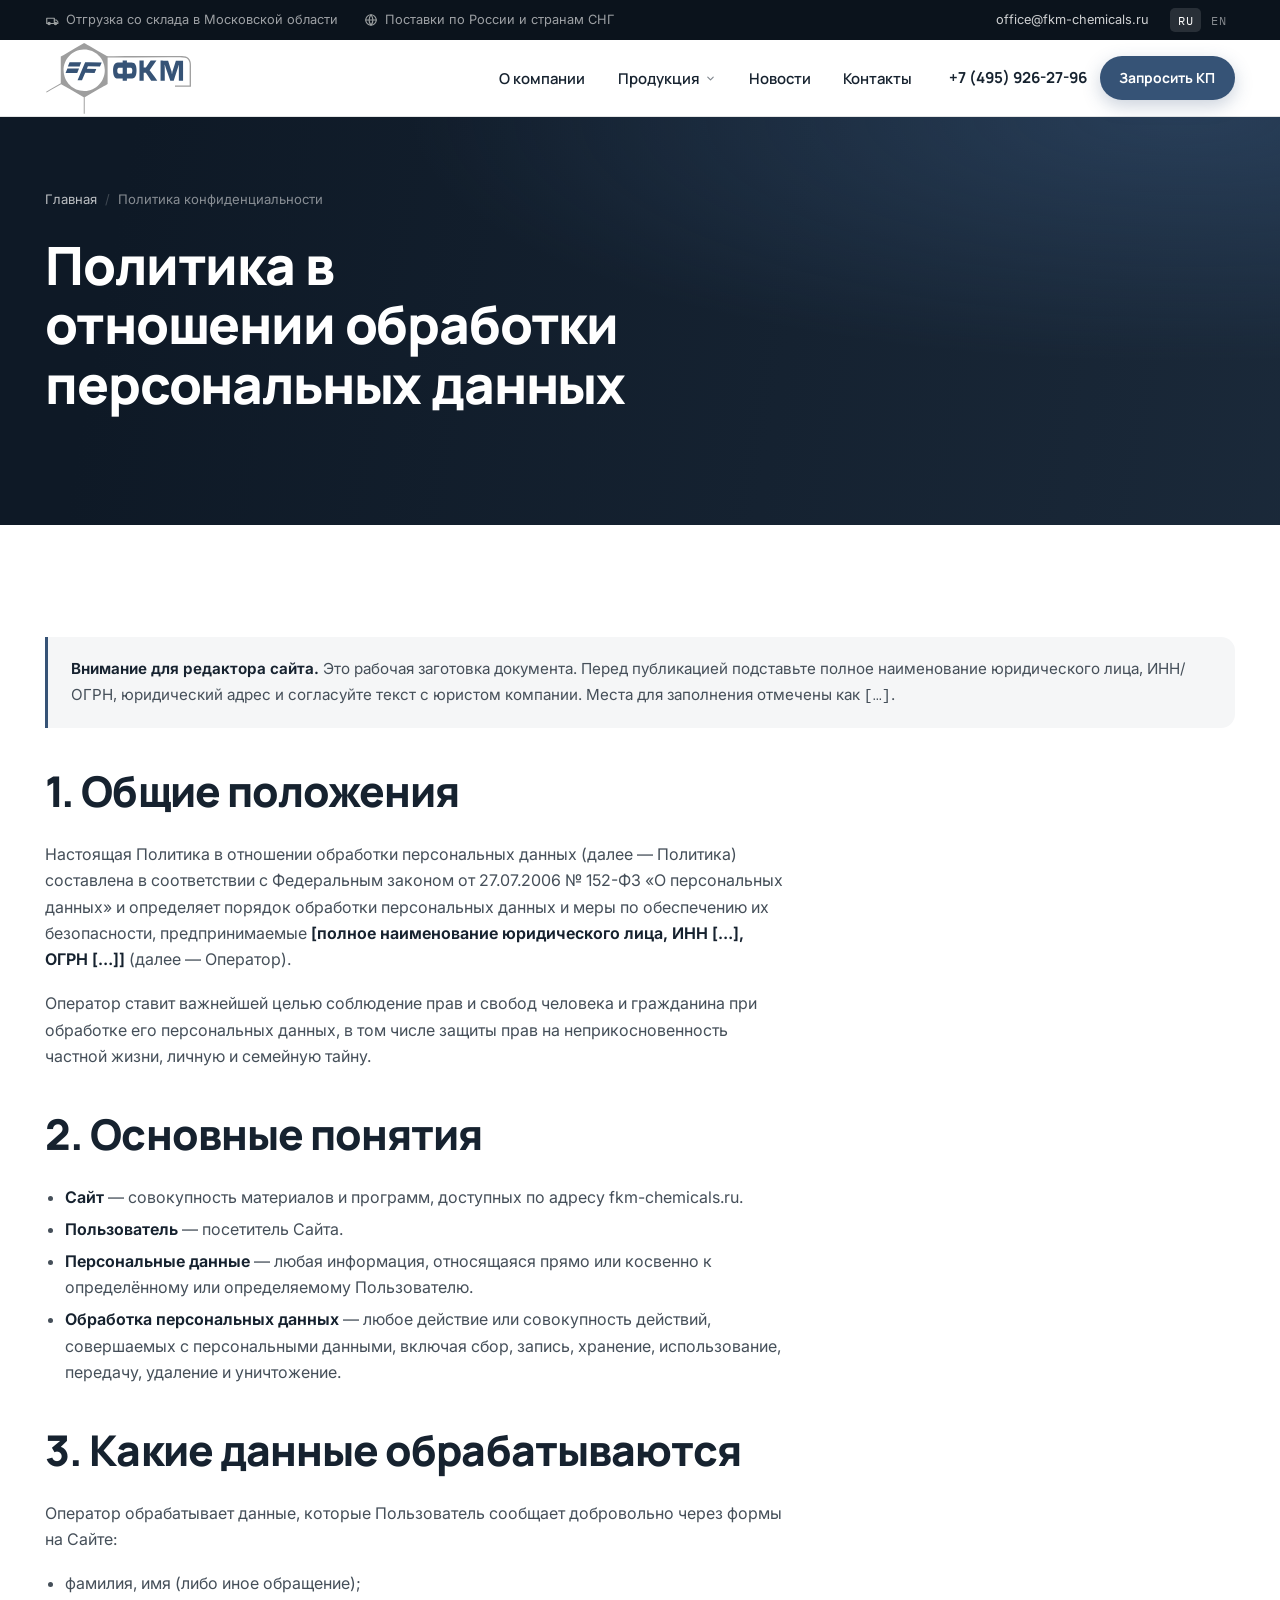
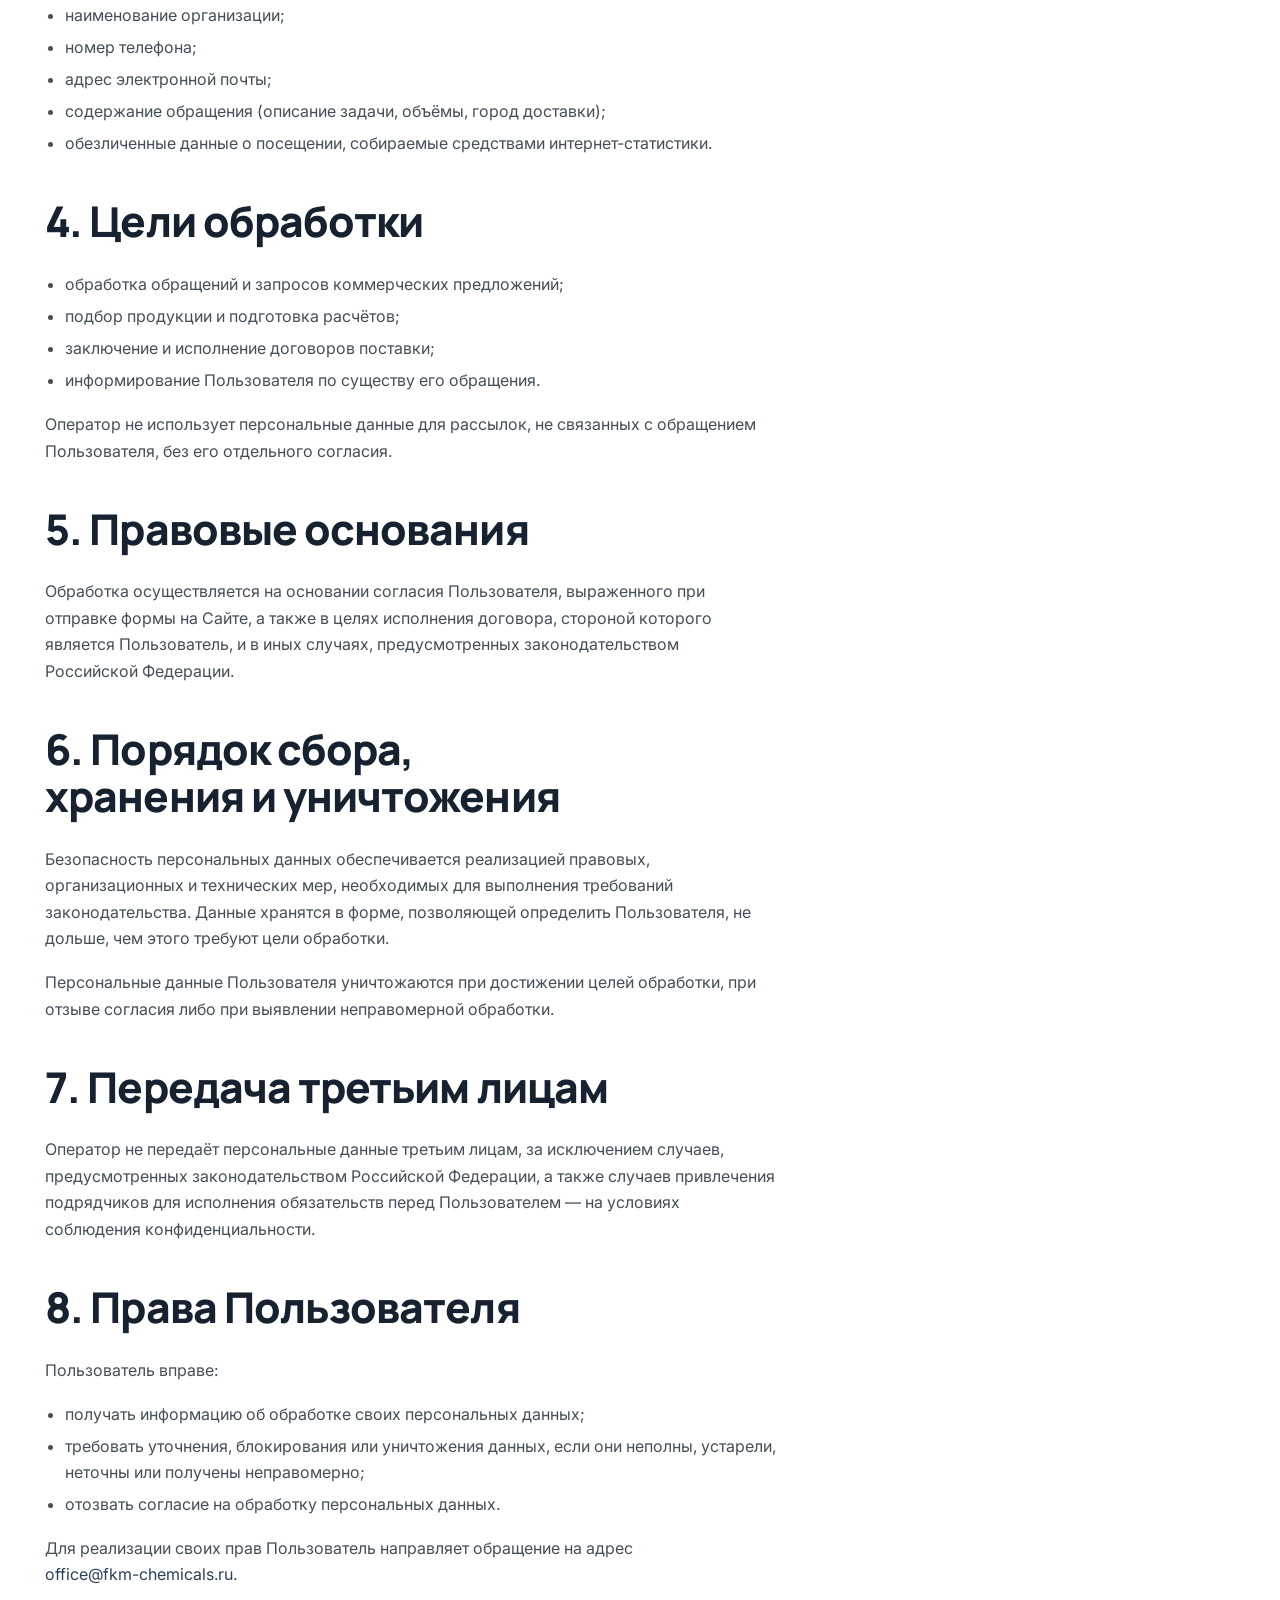
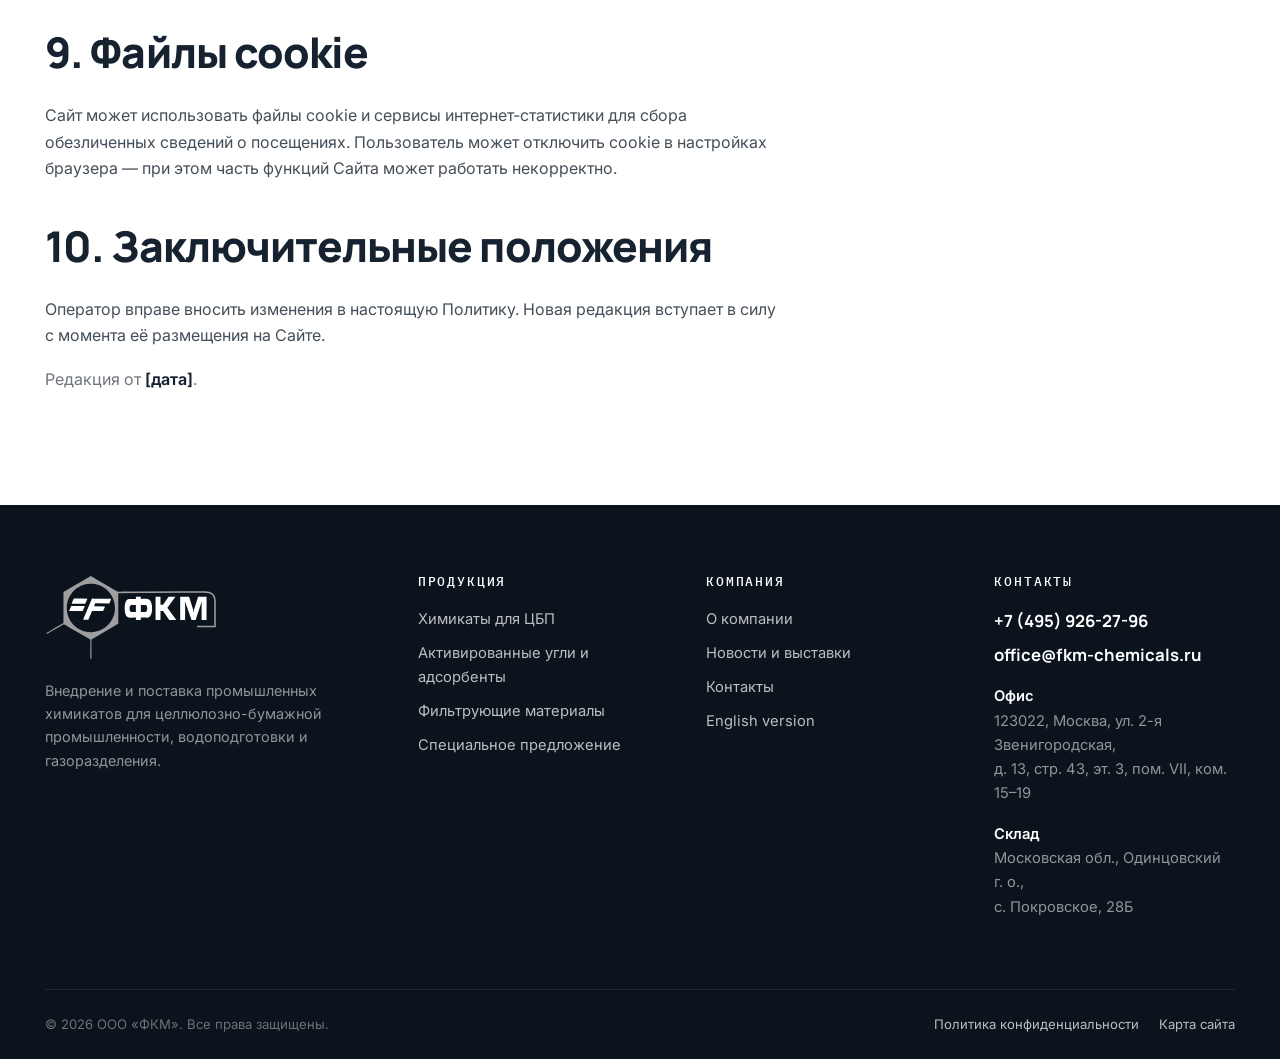
<file: privacy.html>
<!DOCTYPE html>
<html lang="ru">
<head>
<meta charset="utf-8">
<meta name="viewport" content="width=device-width, initial-scale=1">
<title>Политика конфиденциальности — ФКМ</title>
<meta name="description" content="Политика в отношении обработки персональных данных пользователей сайта fkm-chemicals.ru.">
<link rel="canonical" href="https://fkm-chemicals.ru/privacy.html">
<meta name="robots" content="noindex, follow">
<meta name="theme-color" content="#0B131C">
<link rel="icon" href="assets/img/favicon.svg" type="image/svg+xml">
<link rel="preconnect" href="https://fonts.googleapis.com">
<link rel="preconnect" href="https://fonts.gstatic.com" crossorigin>
<link href="https://fonts.googleapis.com/css2?family=IBM+Plex+Mono:wght@400;500&family=Inter:wght@400;500;600&family=Manrope:wght@600;700;800&display=swap" rel="stylesheet">
<link rel="stylesheet" href="assets/css/style.css">
<noscript><style>[data-reveal]{opacity:1;transform:none}</style></noscript>
</head>
<body>
<a class="skip-link" href="#main">Перейти к содержанию</a>

<!-- ============================ Верхняя строка ============================ -->
<div class="topbar">
  <div class="container topbar__inner">
    <div class="topbar__facts">
      <span>
        <svg viewBox="0 0 24 24" fill="none" stroke="currentColor" stroke-width="2" stroke-linecap="round" stroke-linejoin="round" aria-hidden="true"><path d="M3 9h13v9H3z"/><path d="M16 12h3.5L22 15v3h-6"/><circle cx="7" cy="18" r="2"/><circle cx="18" cy="18" r="2"/></svg>
        Отгрузка со склада в Московской области
      </span>
      <span>
        <svg viewBox="0 0 24 24" fill="none" stroke="currentColor" stroke-width="2" stroke-linecap="round" stroke-linejoin="round" aria-hidden="true"><circle cx="12" cy="12" r="9"/><path d="M3 12h18M12 3a15 15 0 0 1 0 18 15 15 0 0 1 0-18z"/></svg>
        Поставки по России и странам СНГ
      </span>
    </div>
    <div class="topbar__side">
      <a href="mailto:office@fkm-chemicals.ru">office@fkm-chemicals.ru</a>
      <span class="lang">
        <a href="index.html" class="is-active" aria-current="true">RU</a>
        <a href="en/index.html">EN</a>
      </span>
    </div>
  </div>
</div>

<!-- ================================= Шапка ================================ -->
<header class="header">
  <div class="container header__inner">
    <a class="logo" href="index.html" aria-label="ФКМ — на главную">
      <img src="assets/img/logo.svg" alt="ФКМ" width="1000" height="486">
    </a>

    <nav class="nav" aria-label="Основная навигация">
      <ul class="nav__list">
        <li class="nav__item"><a class="nav__link" href="about.html">О компании</a></li>
        <li class="nav__item nav__item--has-menu">
          <button class="nav__link" type="button" aria-expanded="false" aria-haspopup="true">
            Продукция
            <svg class="nav__caret" viewBox="0 0 24 24" fill="none" stroke="currentColor" stroke-width="2.4" stroke-linecap="round" stroke-linejoin="round" aria-hidden="true"><polyline points="6 9 12 15 18 9"/></svg>
          </button>
          <div class="megamenu">
            <div class="megamenu__grid">
              <a class="megamenu__item" href="pulp-chemicals.html">
                <span class="megamenu__icon"><svg viewBox="0 0 24 24" fill="none" stroke="currentColor" stroke-width="1.8" stroke-linecap="round" stroke-linejoin="round" aria-hidden="true"><path d="M9 3v6.5L4.2 18A2 2 0 0 0 6 21h12a2 2 0 0 0 1.8-3L15 9.5V3"/><path d="M8 3h8M7.5 14h9"/></svg></span>
                <span>
                  <span class="megamenu__title">Химикаты для ЦБП</span>
                  <span class="megamenu__desc">Янки-цилиндр, барьерные покрытия, красители, ферменты, влагопрочность</span>
                </span>
              </a>
              <a class="megamenu__item" href="carbon.html">
                <span class="megamenu__icon"><svg viewBox="0 0 24 24" fill="none" stroke="currentColor" stroke-width="1.8" stroke-linecap="round" stroke-linejoin="round" aria-hidden="true"><path d="M12 2.5 20 7v10l-8 4.5L4 17V7z"/><path d="M12 7.5 16 10v4l-4 2.2L8 14v-4z"/></svg></span>
                <span>
                  <span class="megamenu__title">Активированные угли и адсорбенты</span>
                  <span class="megamenu__desc">Угли, углеродные и цеолитовые молекулярные сита</span>
                </span>
              </a>
              <a class="megamenu__item" href="filters.html">
                <span class="megamenu__icon"><svg viewBox="0 0 24 24" fill="none" stroke="currentColor" stroke-width="1.8" stroke-linecap="round" stroke-linejoin="round" aria-hidden="true"><path d="M3 4h18l-7 8v7l-4 2v-9z"/></svg></span>
                <span>
                  <span class="megamenu__title">Фильтрующие материалы</span>
                  <span class="megamenu__desc">Углесодержащие нетканые материалы, угольные соты</span>
                </span>
              </a>
              <a class="megamenu__item" href="special-offer.html">
                <span class="megamenu__icon"><svg viewBox="0 0 24 24" fill="none" stroke="currentColor" stroke-width="1.8" stroke-linecap="round" stroke-linejoin="round" aria-hidden="true"><path d="M20.6 13.4 12 22l-9-9V4h9z"/><circle cx="7.5" cy="8.5" r="1.6"/></svg></span>
                <span>
                  <span class="megamenu__title">Специальное предложение</span>
                  <span class="megamenu__desc">Кокосовый активированный уголь Ceycarb CEWC 1240 в наличии</span>
                </span>
              </a>
            </div>
            <div class="megamenu__foot">
              <span class="muted">Нужного продукта нет в списке? Подберём аналог под вашу задачу.</span>
              <a class="link-arrow" href="contacts.html">Задать вопрос
                <svg viewBox="0 0 24 24" fill="none" stroke="currentColor" stroke-width="2.2" stroke-linecap="round" stroke-linejoin="round" aria-hidden="true"><path d="M5 12h14M13 6l6 6-6 6"/></svg>
              </a>
            </div>
          </div>
        </li>
        <li class="nav__item"><a class="nav__link" href="news.html">Новости</a></li>
        <li class="nav__item"><a class="nav__link" href="contacts.html">Контакты</a></li>
      </ul>
    </nav>

    <div class="header__actions">
      <a class="header__phone" href="tel:+74959262796">+7 (495) 926-27-96</a>
      <a class="btn btn--primary btn--sm" href="contacts.html#request">Запросить КП</a>
      <button class="burger" type="button" aria-label="Меню" aria-expanded="false" aria-controls="mobile-nav">
        <span></span><span></span><span></span>
      </button>
    </div>
  </div>
</header>

<!-- =========================== Мобильное меню ============================= -->
<div class="mobile-nav" id="mobile-nav">
  <ul>
    <li><a href="about.html">О компании</a></li>
    <li>
      <button class="mobile-nav__toggle" type="button" aria-expanded="false">
        Продукция
        <svg viewBox="0 0 24 24" fill="none" stroke="currentColor" stroke-width="2.4" stroke-linecap="round" stroke-linejoin="round" aria-hidden="true"><polyline points="6 9 12 15 18 9"/></svg>
      </button>
      <ul class="mobile-nav__sub">
        <li><a href="pulp-chemicals.html">Химикаты для ЦБП</a></li>
        <li><a href="carbon.html">Активированные угли и адсорбенты</a></li>
        <li><a href="filters.html">Фильтрующие материалы</a></li>
        <li><a href="special-offer.html">Специальное предложение</a></li>
      </ul>
    </li>
    <li><a href="news.html">Новости</a></li>
    <li><a href="contacts.html">Контакты</a></li>
    <li><a href="en/index.html">English</a></li>
  </ul>
  <div class="mobile-nav__cta">
    <a class="btn btn--primary btn--block" href="contacts.html#request">Запросить КП</a>
  </div>
  <div class="mobile-nav__meta">
    <a href="tel:+74959262796">+7 (495) 926-27-96</a>
    <a href="mailto:office@fkm-chemicals.ru">office@fkm-chemicals.ru</a>
    <p>Москва, ул. 2-я Звенигородская, 13с43<br>Склад: Московская обл., Одинцовский г. о., с. Покровское, 28Б</p>
  </div>
</div>

<main id="main">

<section class="page-hero page-hero--plain">
  <div class="container">
    <ol class="crumbs">
      <li><a href="index.html">Главная</a></li>
      <li><span aria-current="page">Политика конфиденциальности</span></li>
    </ol>
    <h1>Политика в отношении обработки персональных данных</h1>
  </div>
</section>

<section class="section">
  <div class="container">
    <div class="note" style="margin-bottom:2.5rem">
      <strong>Внимание для редактора сайта.</strong> Это рабочая заготовка документа.
      Перед публикацией подставьте полное наименование юридического лица, ИНН/ОГРН, юридический адрес
      и согласуйте текст с юристом компании. Места для заполнения отмечены как
      <code>[…]</code>.
    </div>

    <div class="prose">
      <h2>1. Общие положения</h2>
      <p>
        Настоящая Политика в отношении обработки персональных данных (далее — Политика) составлена
        в соответствии с Федеральным законом от 27.07.2006 № 152-ФЗ «О персональных данных»
        и определяет порядок обработки персональных данных и меры по обеспечению их безопасности,
        предпринимаемые <strong>[полное наименование юридического лица, ИНН […], ОГРН […]]</strong>
        (далее — Оператор).
      </p>
      <p>
        Оператор ставит важнейшей целью соблюдение прав и свобод человека и гражданина при обработке
        его персональных данных, в том числе защиты прав на неприкосновенность частной жизни,
        личную и семейную тайну.
      </p>

      <h2>2. Основные понятия</h2>
      <ul>
        <li><strong>Сайт</strong> — совокупность материалов и программ, доступных по адресу fkm-chemicals.ru.</li>
        <li><strong>Пользователь</strong> — посетитель Сайта.</li>
        <li><strong>Персональные данные</strong> — любая информация, относящаяся прямо или косвенно
          к определённому или определяемому Пользователю.</li>
        <li><strong>Обработка персональных данных</strong> — любое действие или совокупность действий,
          совершаемых с персональными данными, включая сбор, запись, хранение, использование,
          передачу, удаление и уничтожение.</li>
      </ul>

      <h2>3. Какие данные обрабатываются</h2>
      <p>Оператор обрабатывает данные, которые Пользователь сообщает добровольно через формы на Сайте:</p>
      <ul>
        <li>фамилия, имя (либо иное обращение);</li>
        <li>наименование организации;</li>
        <li>номер телефона;</li>
        <li>адрес электронной почты;</li>
        <li>содержание обращения (описание задачи, объёмы, город доставки);</li>
        <li>обезличенные данные о посещении, собираемые средствами интернет-статистики.</li>
      </ul>

      <h2>4. Цели обработки</h2>
      <ul>
        <li>обработка обращений и запросов коммерческих предложений;</li>
        <li>подбор продукции и подготовка расчётов;</li>
        <li>заключение и исполнение договоров поставки;</li>
        <li>информирование Пользователя по существу его обращения.</li>
      </ul>
      <p>
        Оператор не использует персональные данные для рассылок, не связанных с обращением
        Пользователя, без его отдельного согласия.
      </p>

      <h2>5. Правовые основания</h2>
      <p>
        Обработка осуществляется на основании согласия Пользователя, выраженного при отправке формы
        на Сайте, а также в целях исполнения договора, стороной которого является Пользователь,
        и в иных случаях, предусмотренных законодательством Российской Федерации.
      </p>

      <h2>6. Порядок сбора, хранения и уничтожения</h2>
      <p>
        Безопасность персональных данных обеспечивается реализацией правовых, организационных
        и технических мер, необходимых для выполнения требований законодательства. Данные хранятся
        в форме, позволяющей определить Пользователя, не дольше, чем этого требуют цели обработки.
      </p>
      <p>
        Персональные данные Пользователя уничтожаются при достижении целей обработки, при отзыве
        согласия либо при выявлении неправомерной обработки.
      </p>

      <h2>7. Передача третьим лицам</h2>
      <p>
        Оператор не передаёт персональные данные третьим лицам, за исключением случаев,
        предусмотренных законодательством Российской Федерации, а также случаев привлечения
        подрядчиков для исполнения обязательств перед Пользователем — на условиях соблюдения
        конфиденциальности.
      </p>

      <h2>8. Права Пользователя</h2>
      <p>Пользователь вправе:</p>
      <ul>
        <li>получать информацию об обработке своих персональных данных;</li>
        <li>требовать уточнения, блокирования или уничтожения данных, если они неполны, устарели,
          неточны или получены неправомерно;</li>
        <li>отозвать согласие на обработку персональных данных.</li>
      </ul>
      <p>
        Для реализации своих прав Пользователь направляет обращение на адрес
        <a href="mailto:office@fkm-chemicals.ru">office@fkm-chemicals.ru</a>.
      </p>

      <h2>9. Файлы cookie</h2>
      <p>
        Сайт может использовать файлы cookie и сервисы интернет-статистики для сбора обезличенных
        сведений о посещениях. Пользователь может отключить cookie в настройках браузера —
        при этом часть функций Сайта может работать некорректно.
      </p>

      <h2>10. Заключительные положения</h2>
      <p>
        Оператор вправе вносить изменения в настоящую Политику. Новая редакция вступает в силу
        с момента её размещения на Сайте.
      </p>
      <p class="muted">Редакция от <strong>[дата]</strong>.</p>
    </div>
  </div>
</section>

</main>
<!-- ================================= Подвал =============================== -->
<footer class="footer">
  <div class="container">
    <div class="footer__top">
      <div class="footer__brand">
        <img src="assets/img/logo-light.svg" alt="ФКМ" width="1000" height="486">
        <p>Внедрение и поставка промышленных химикатов для целлюлозно-бумажной промышленности, водоподготовки и газоразделения.</p>
      </div>

      <div>
        <h4>Продукция</h4>
        <ul>
          <li><a href="pulp-chemicals.html">Химикаты для ЦБП</a></li>
          <li><a href="carbon.html">Активированные угли и адсорбенты</a></li>
          <li><a href="filters.html">Фильтрующие материалы</a></li>
          <li><a href="special-offer.html">Специальное предложение</a></li>
        </ul>
      </div>

      <div>
        <h4>Компания</h4>
        <ul>
          <li><a href="about.html">О компании</a></li>
          <li><a href="news.html">Новости и выставки</a></li>
          <li><a href="contacts.html">Контакты</a></li>
          <li><a href="en/index.html">English version</a></li>
        </ul>
      </div>

      <div>
        <h4>Контакты</h4>
        <address class="footer__contact">
          <a href="tel:+74959262796">+7 (495) 926-27-96</a>
          <a href="mailto:office@fkm-chemicals.ru">office@fkm-chemicals.ru</a>
          <p style="margin-top:1rem">
            <strong style="color:#fff;font-weight:600">Офис</strong><br>
            123022, Москва, ул. 2-я Звенигородская,<br>д. 13, стр. 43, эт. 3, пом. VII, ком. 15–19
          </p>
          <p style="margin-top:.75rem">
            <strong style="color:#fff;font-weight:600">Склад</strong><br>
            Московская обл., Одинцовский г. о.,<br>с. Покровское, 28Б
          </p>
        </address>
      </div>
    </div>

    <div class="footer__bottom">
      <span>© <span data-year>2026</span> ООО «ФКМ». Все права защищены.</span>
      <nav aria-label="Служебные ссылки">
        <a href="privacy.html">Политика конфиденциальности</a>
        <a href="sitemap.xml">Карта сайта</a>
      </nav>
    </div>
  </div>
</footer>

<button class="to-top" type="button" aria-label="Наверх">
  <svg viewBox="0 0 24 24" fill="none" stroke="currentColor" stroke-width="2.4" stroke-linecap="round" stroke-linejoin="round" aria-hidden="true"><path d="M12 19V5M5 12l7-7 7 7"/></svg>
</button>

<script src="assets/js/main.js" defer></script>
</body>
</html>
</file>
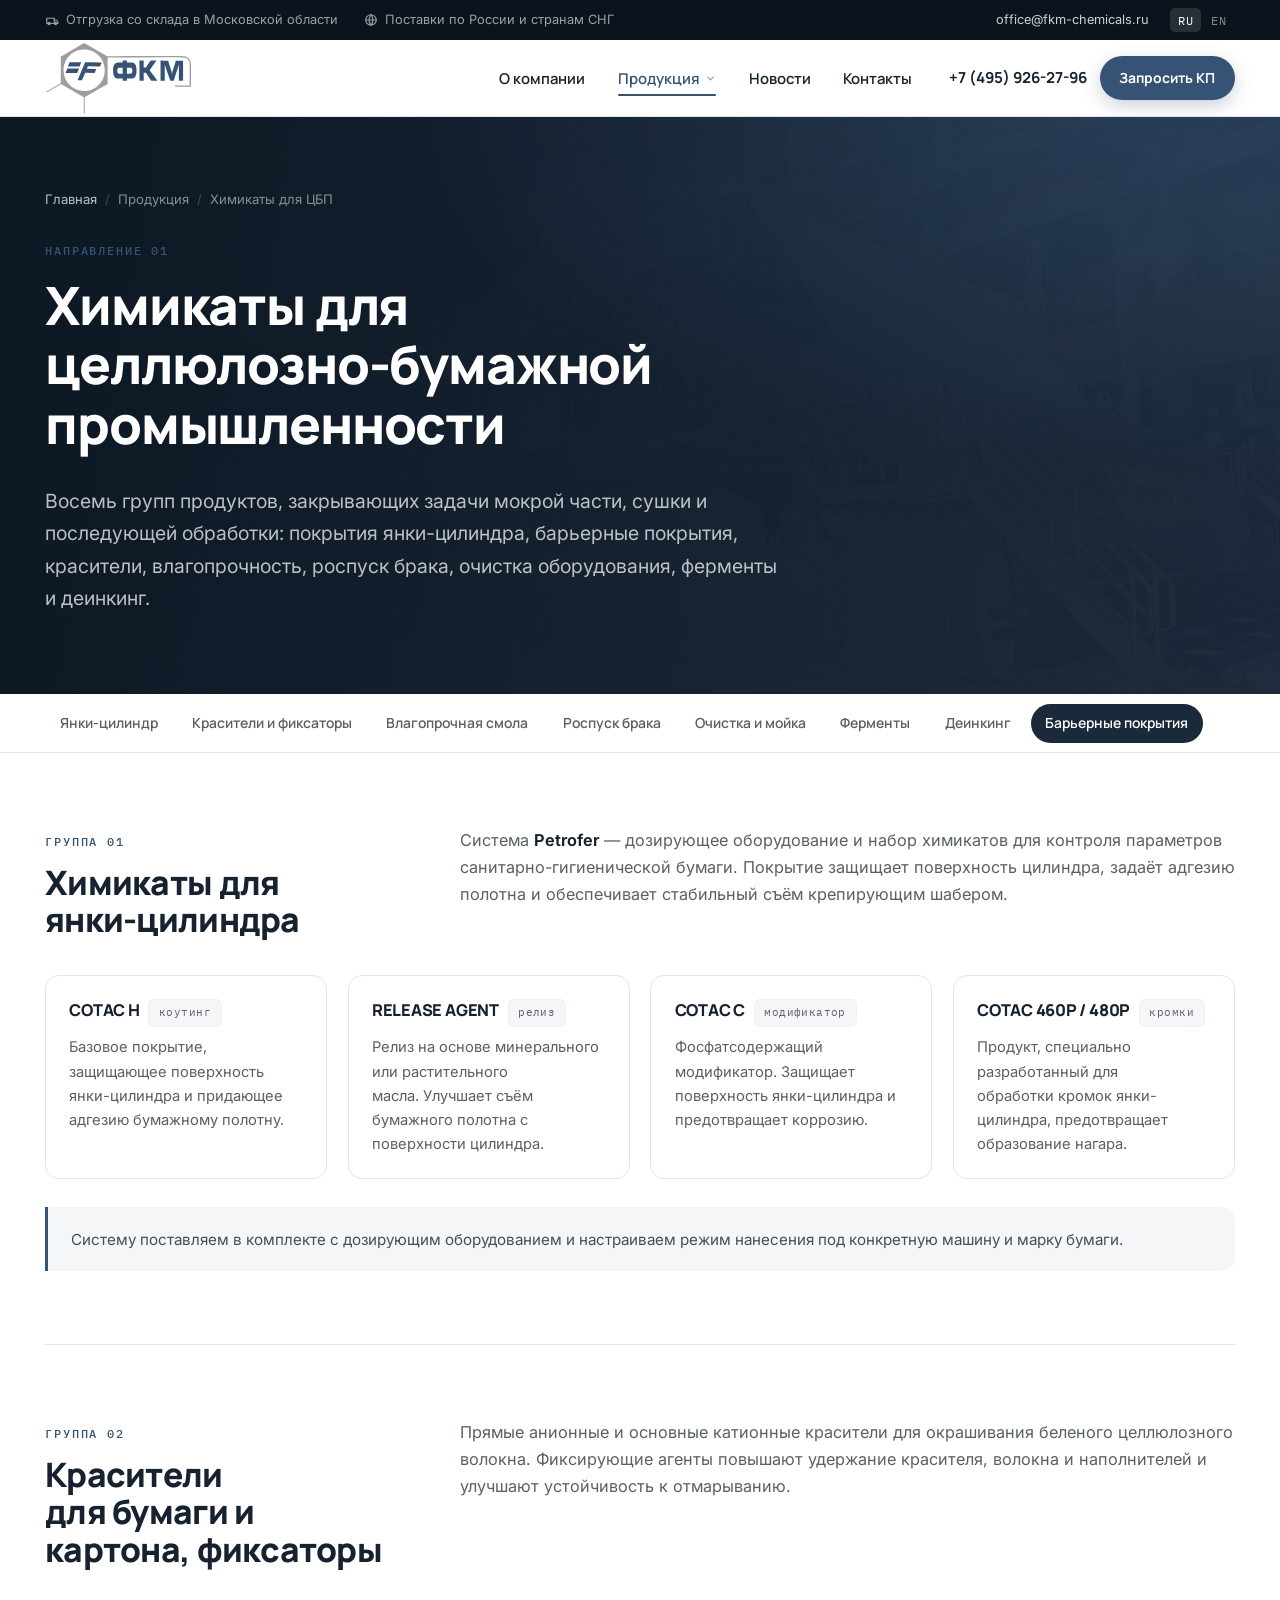
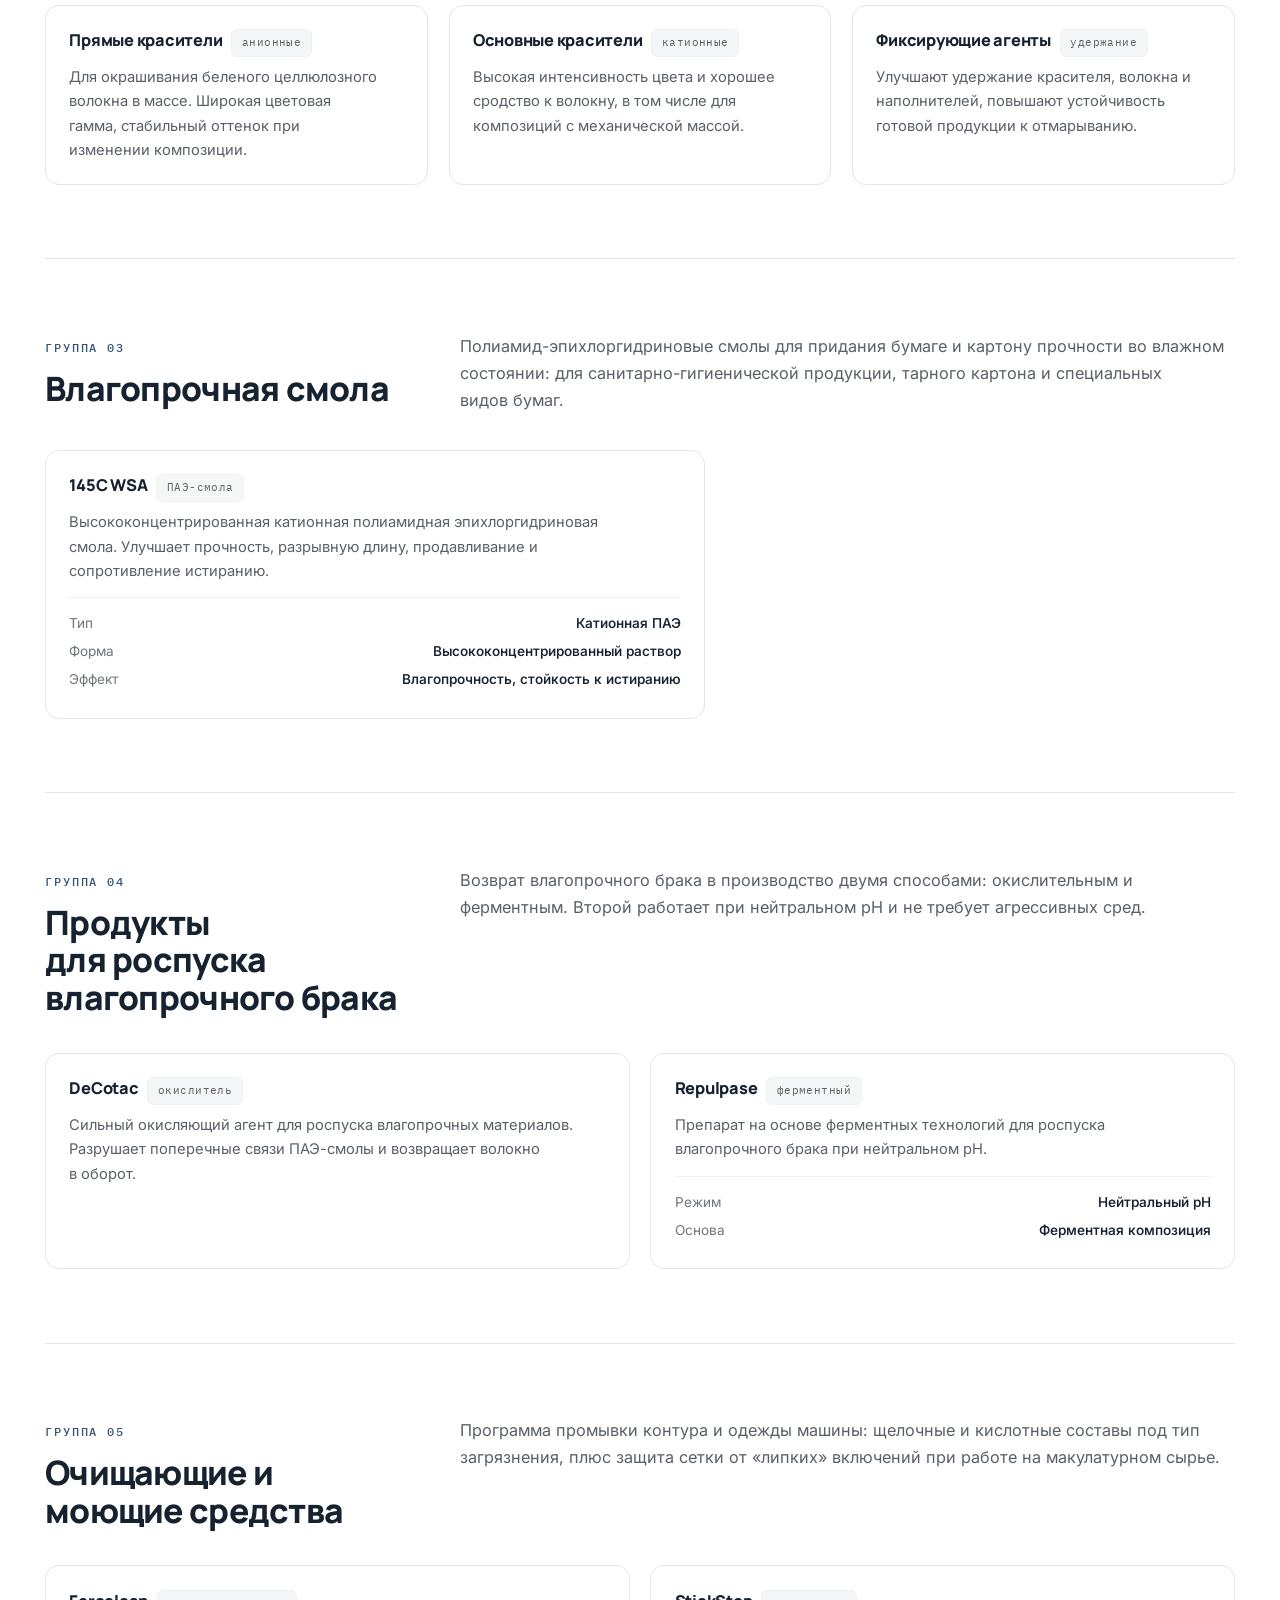
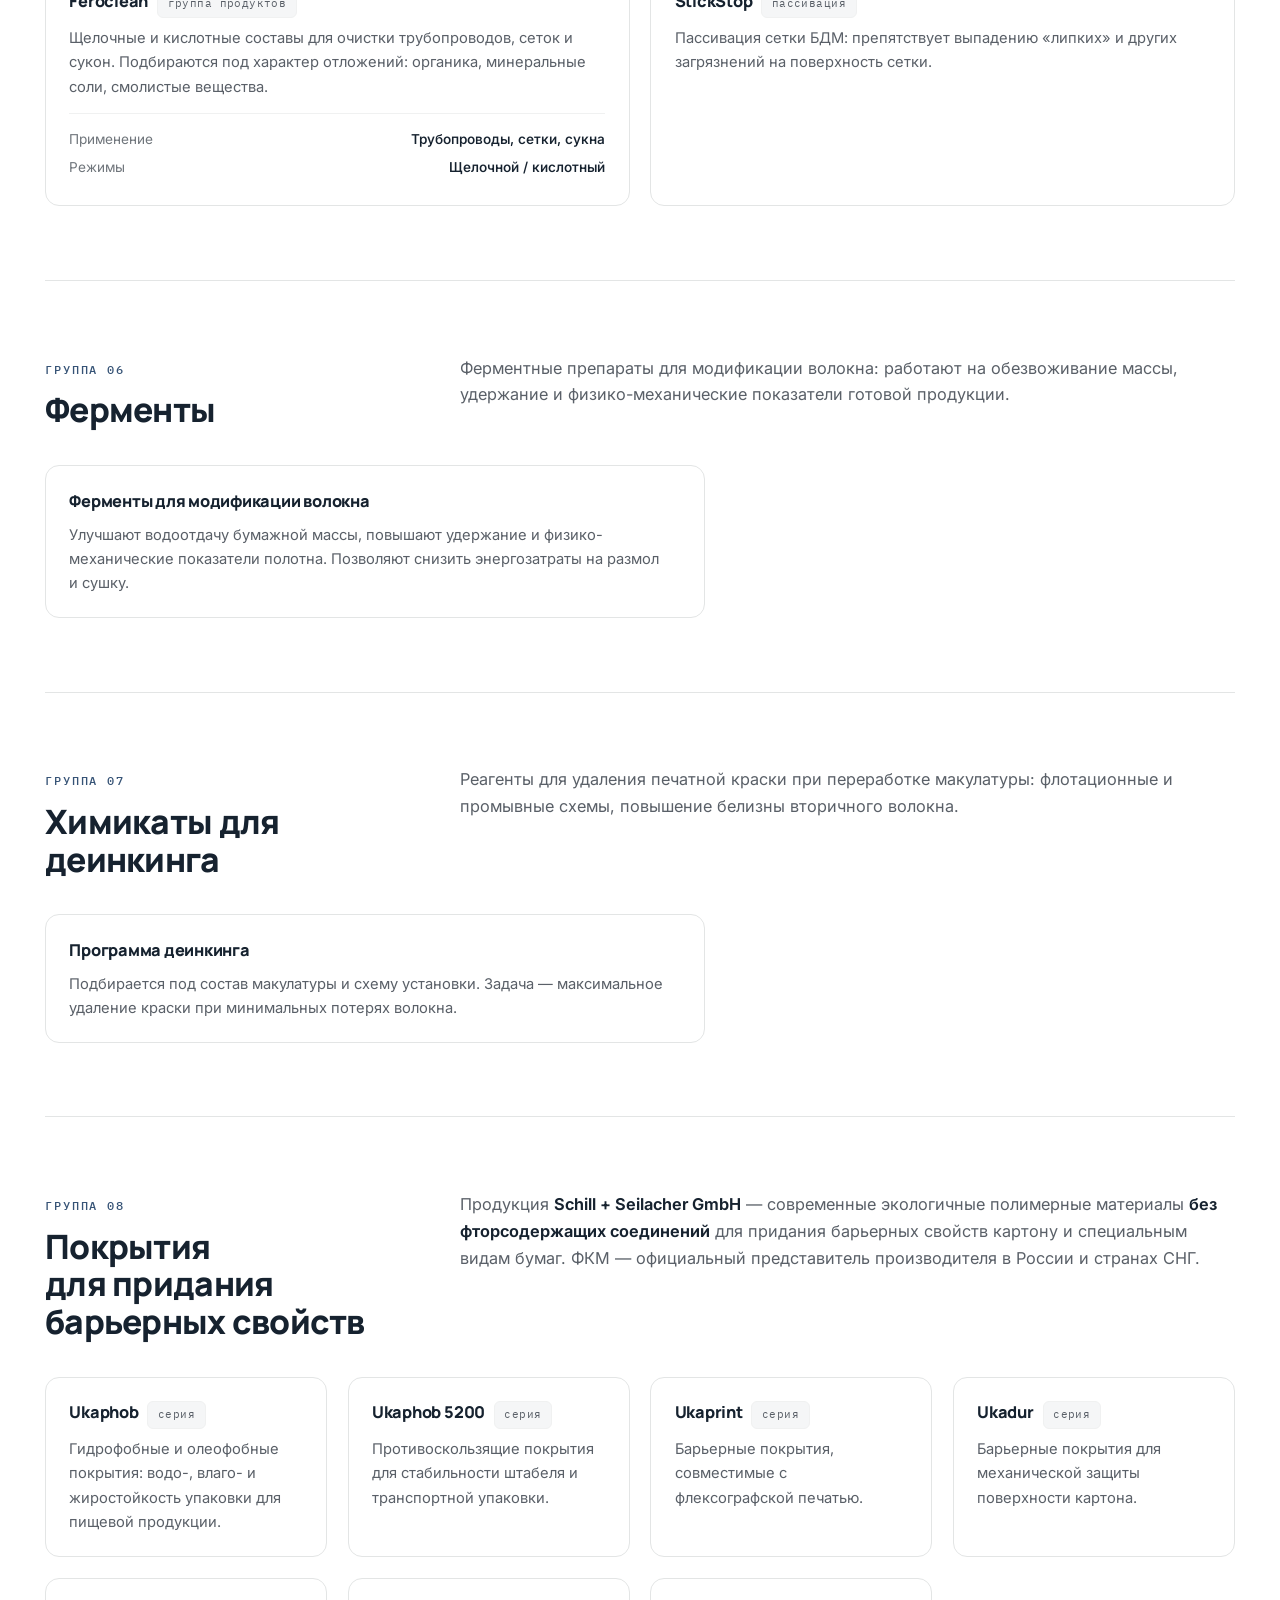
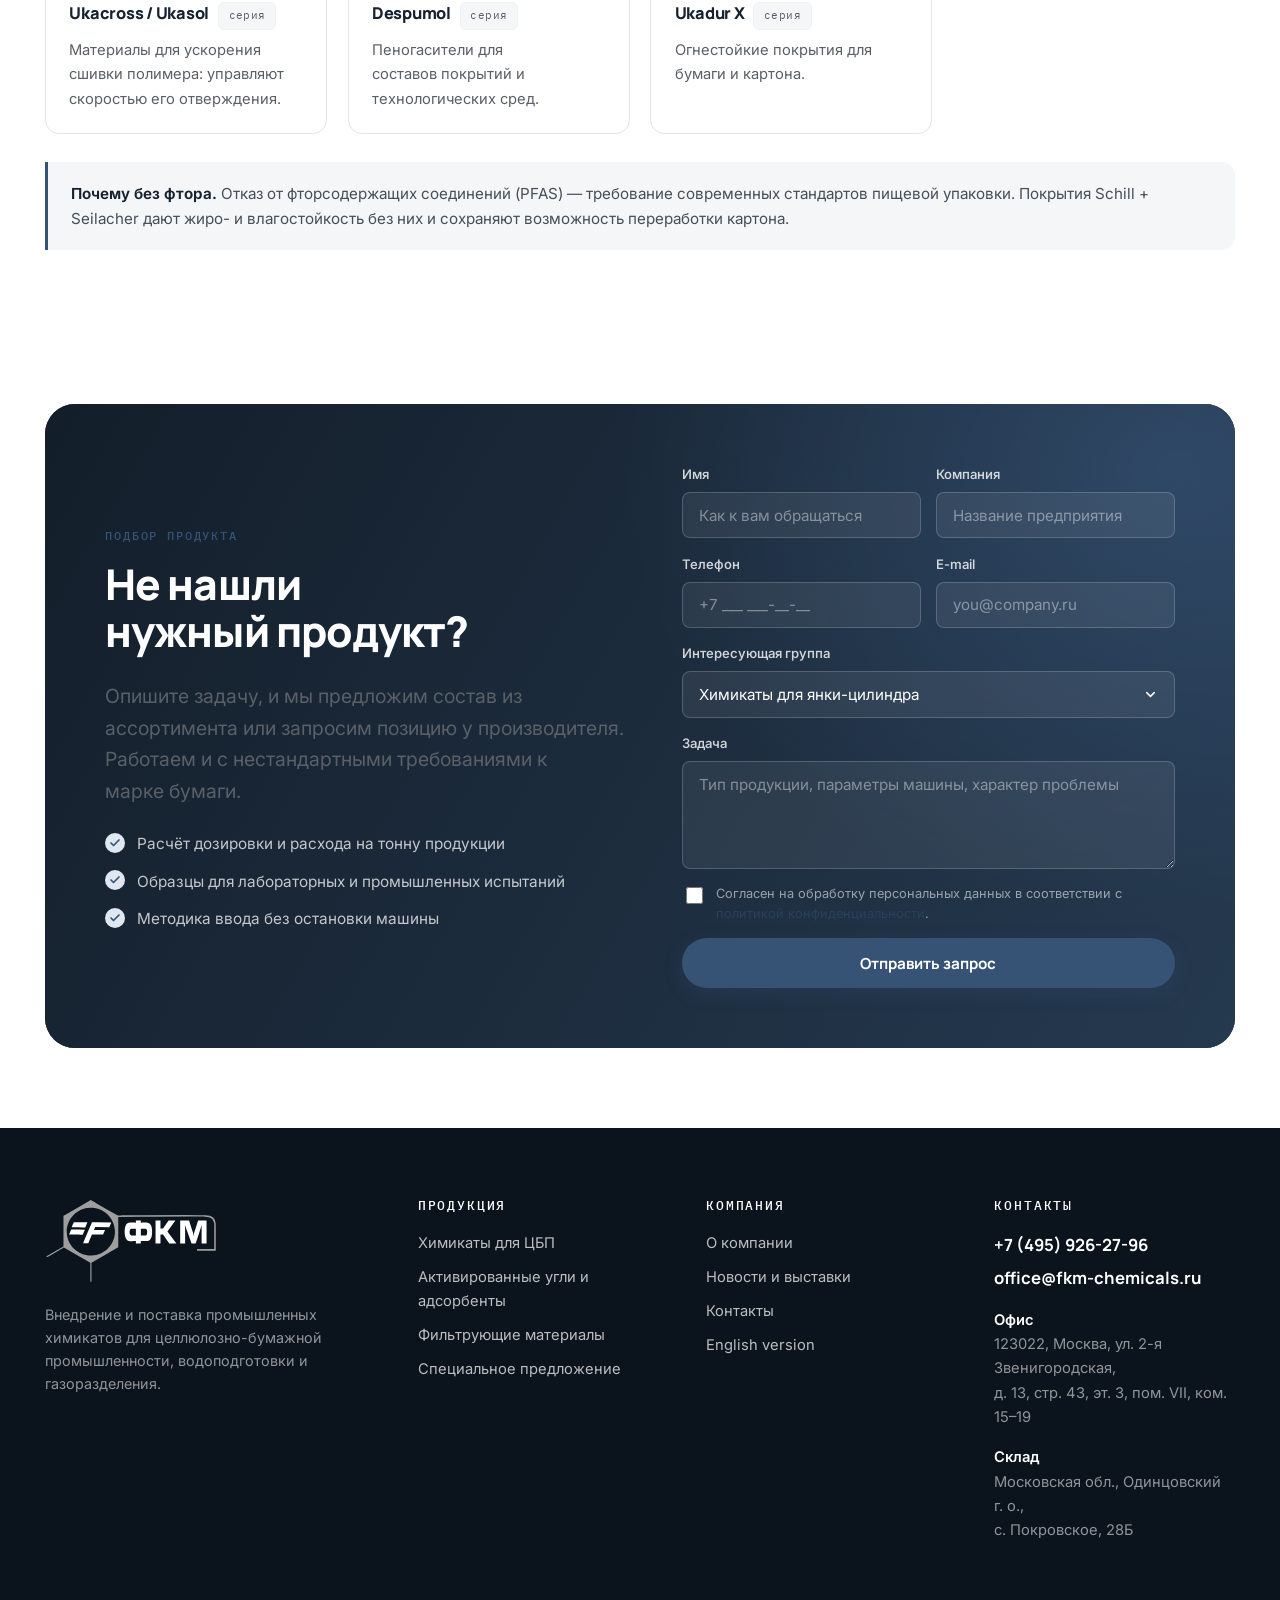
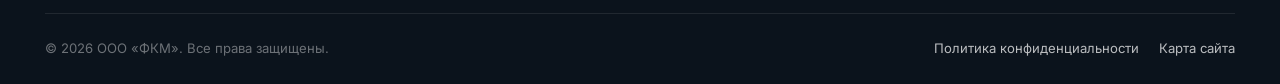
<file: pulp-chemicals.html>
<!DOCTYPE html>
<html lang="ru">
<head>
<meta charset="utf-8">
<meta name="viewport" content="width=device-width, initial-scale=1">
<title>Химикаты для ЦБП — янки-цилиндр, барьерные покрытия, красители | ФКМ</title>
<meta name="description" content="Химикаты для целлюлозно-бумажной промышленности: система Petrofer для янки-цилиндра (COTAC, Release Agent), барьерные покрытия Schill + Seilacher без фтора, красители и фиксаторы, влагопрочная смола 145C WSA, DeCotac, Repulpase, Feroclean, ферменты и деинкинг.">
<link rel="canonical" href="https://fkm-chemicals.ru/pulp-chemicals.html">
<meta property="og:type" content="website">
<meta property="og:locale" content="ru_RU">
<meta property="og:site_name" content="ФКМ">
<meta property="og:title" content="Химикаты для целлюлозно-бумажной промышленности">
<meta property="og:description" content="Восемь групп продуктов для бумагоделательных машин: от покрытий янки-цилиндра до барьерных покрытий без фторсодержащих соединений.">
<meta property="og:image" content="https://fkm-chemicals.ru/assets/img/papermachine.jpg">
<meta name="theme-color" content="#0B131C">
<link rel="icon" href="assets/img/favicon.svg" type="image/svg+xml">
<link rel="preconnect" href="https://fonts.googleapis.com">
<link rel="preconnect" href="https://fonts.gstatic.com" crossorigin>
<link href="https://fonts.googleapis.com/css2?family=IBM+Plex+Mono:wght@400;500&family=Inter:wght@400;500;600&family=Manrope:wght@600;700;800&display=swap" rel="stylesheet">
<link rel="stylesheet" href="assets/css/style.css">
<noscript><style>[data-reveal]{opacity:1;transform:none}</style></noscript>
</head>
<body>
<a class="skip-link" href="#main">Перейти к содержанию</a>

<!-- ============================ Верхняя строка ============================ -->
<div class="topbar">
  <div class="container topbar__inner">
    <div class="topbar__facts">
      <span>
        <svg viewBox="0 0 24 24" fill="none" stroke="currentColor" stroke-width="2" stroke-linecap="round" stroke-linejoin="round" aria-hidden="true"><path d="M3 9h13v9H3z"/><path d="M16 12h3.5L22 15v3h-6"/><circle cx="7" cy="18" r="2"/><circle cx="18" cy="18" r="2"/></svg>
        Отгрузка со склада в Московской области
      </span>
      <span>
        <svg viewBox="0 0 24 24" fill="none" stroke="currentColor" stroke-width="2" stroke-linecap="round" stroke-linejoin="round" aria-hidden="true"><circle cx="12" cy="12" r="9"/><path d="M3 12h18M12 3a15 15 0 0 1 0 18 15 15 0 0 1 0-18z"/></svg>
        Поставки по России и странам СНГ
      </span>
    </div>
    <div class="topbar__side">
      <a href="mailto:office@fkm-chemicals.ru">office@fkm-chemicals.ru</a>
      <span class="lang">
        <a href="index.html" class="is-active" aria-current="true">RU</a>
        <a href="en/index.html">EN</a>
      </span>
    </div>
  </div>
</div>

<!-- ================================= Шапка ================================ -->
<header class="header">
  <div class="container header__inner">
    <a class="logo" href="index.html" aria-label="ФКМ — на главную">
      <img src="assets/img/logo.svg" alt="ФКМ" width="1000" height="486">
    </a>

    <nav class="nav" aria-label="Основная навигация">
      <ul class="nav__list">
        <li class="nav__item"><a class="nav__link" href="about.html">О компании</a></li>
        <li class="nav__item nav__item--has-menu">
          <button class="nav__link is-current" type="button" aria-expanded="false" aria-haspopup="true">
            Продукция
            <svg class="nav__caret" viewBox="0 0 24 24" fill="none" stroke="currentColor" stroke-width="2.4" stroke-linecap="round" stroke-linejoin="round" aria-hidden="true"><polyline points="6 9 12 15 18 9"/></svg>
          </button>
          <div class="megamenu">
            <div class="megamenu__grid">
              <a class="megamenu__item" href="pulp-chemicals.html">
                <span class="megamenu__icon"><svg viewBox="0 0 24 24" fill="none" stroke="currentColor" stroke-width="1.8" stroke-linecap="round" stroke-linejoin="round" aria-hidden="true"><path d="M9 3v6.5L4.2 18A2 2 0 0 0 6 21h12a2 2 0 0 0 1.8-3L15 9.5V3"/><path d="M8 3h8M7.5 14h9"/></svg></span>
                <span>
                  <span class="megamenu__title">Химикаты для ЦБП</span>
                  <span class="megamenu__desc">Янки-цилиндр, барьерные покрытия, красители, ферменты, влагопрочность</span>
                </span>
              </a>
              <a class="megamenu__item" href="carbon.html">
                <span class="megamenu__icon"><svg viewBox="0 0 24 24" fill="none" stroke="currentColor" stroke-width="1.8" stroke-linecap="round" stroke-linejoin="round" aria-hidden="true"><path d="M12 2.5 20 7v10l-8 4.5L4 17V7z"/><path d="M12 7.5 16 10v4l-4 2.2L8 14v-4z"/></svg></span>
                <span>
                  <span class="megamenu__title">Активированные угли и адсорбенты</span>
                  <span class="megamenu__desc">Угли, углеродные и цеолитовые молекулярные сита</span>
                </span>
              </a>
              <a class="megamenu__item" href="filters.html">
                <span class="megamenu__icon"><svg viewBox="0 0 24 24" fill="none" stroke="currentColor" stroke-width="1.8" stroke-linecap="round" stroke-linejoin="round" aria-hidden="true"><path d="M3 4h18l-7 8v7l-4 2v-9z"/></svg></span>
                <span>
                  <span class="megamenu__title">Фильтрующие материалы</span>
                  <span class="megamenu__desc">Углесодержащие нетканые материалы, угольные соты</span>
                </span>
              </a>
              <a class="megamenu__item" href="special-offer.html">
                <span class="megamenu__icon"><svg viewBox="0 0 24 24" fill="none" stroke="currentColor" stroke-width="1.8" stroke-linecap="round" stroke-linejoin="round" aria-hidden="true"><path d="M20.6 13.4 12 22l-9-9V4h9z"/><circle cx="7.5" cy="8.5" r="1.6"/></svg></span>
                <span>
                  <span class="megamenu__title">Специальное предложение</span>
                  <span class="megamenu__desc">Кокосовый активированный уголь Ceycarb CEWC 1240 в наличии</span>
                </span>
              </a>
            </div>
            <div class="megamenu__foot">
              <span class="muted">Нужного продукта нет в списке? Подберём аналог под вашу задачу.</span>
              <a class="link-arrow" href="contacts.html">Задать вопрос
                <svg viewBox="0 0 24 24" fill="none" stroke="currentColor" stroke-width="2.2" stroke-linecap="round" stroke-linejoin="round" aria-hidden="true"><path d="M5 12h14M13 6l6 6-6 6"/></svg>
              </a>
            </div>
          </div>
        </li>
        <li class="nav__item"><a class="nav__link" href="news.html">Новости</a></li>
        <li class="nav__item"><a class="nav__link" href="contacts.html">Контакты</a></li>
      </ul>
    </nav>

    <div class="header__actions">
      <a class="header__phone" href="tel:+74959262796">+7 (495) 926-27-96</a>
      <a class="btn btn--primary btn--sm" href="contacts.html#request">Запросить КП</a>
      <button class="burger" type="button" aria-label="Меню" aria-expanded="false" aria-controls="mobile-nav">
        <span></span><span></span><span></span>
      </button>
    </div>
  </div>
</header>

<!-- =========================== Мобильное меню ============================= -->
<div class="mobile-nav" id="mobile-nav">
  <ul>
    <li><a href="about.html">О компании</a></li>
    <li>
      <button class="mobile-nav__toggle" type="button" aria-expanded="false">
        Продукция
        <svg viewBox="0 0 24 24" fill="none" stroke="currentColor" stroke-width="2.4" stroke-linecap="round" stroke-linejoin="round" aria-hidden="true"><polyline points="6 9 12 15 18 9"/></svg>
      </button>
      <ul class="mobile-nav__sub">
        <li><a href="pulp-chemicals.html">Химикаты для ЦБП</a></li>
        <li><a href="carbon.html">Активированные угли и адсорбенты</a></li>
        <li><a href="filters.html">Фильтрующие материалы</a></li>
        <li><a href="special-offer.html">Специальное предложение</a></li>
      </ul>
    </li>
    <li><a href="news.html">Новости</a></li>
    <li><a href="contacts.html">Контакты</a></li>
    <li><a href="en/index.html">English</a></li>
  </ul>
  <div class="mobile-nav__cta">
    <a class="btn btn--primary btn--block" href="contacts.html#request">Запросить КП</a>
  </div>
  <div class="mobile-nav__meta">
    <a href="tel:+74959262796">+7 (495) 926-27-96</a>
    <a href="mailto:office@fkm-chemicals.ru">office@fkm-chemicals.ru</a>
    <p>Москва, ул. 2-я Звенигородская, 13с43<br>Склад: Московская обл., Одинцовский г. о., с. Покровское, 28Б</p>
  </div>
</div>

<main id="main">

<section class="page-hero">
  <div class="page-hero__bg"><img src="assets/img/papermachine.jpg" alt="" width="720" height="395"></div>
  <div class="container">
    <ol class="crumbs">
      <li><a href="index.html">Главная</a></li>
      <li><span>Продукция</span></li>
      <li><span aria-current="page">Химикаты для ЦБП</span></li>
    </ol>
    <span class="eyebrow">Направление 01</span>
    <h1>Химикаты для целлюлозно-бумажной промышленности</h1>
    <p class="page-hero__lead">
      Восемь групп продуктов, закрывающих задачи мокрой части, сушки и последующей обработки:
      покрытия янки-цилиндра, барьерные покрытия, красители, влагопрочность, роспуск брака,
      очистка оборудования, ферменты и деинкинг.
    </p>
  </div>
</section>

<nav class="subnav" aria-label="Разделы продукции">
  <div class="container subnav__inner">
    <a href="#yankee">Янки-цилиндр</a>
    <a href="#dyes">Красители и фиксаторы</a>
    <a href="#wet-strength">Влагопрочная смола</a>
    <a href="#repulping">Роспуск брака</a>
    <a href="#cleaning">Очистка и мойка</a>
    <a href="#enzymes">Ферменты</a>
    <a href="#deinking">Деинкинг</a>
    <a href="#barrier">Барьерные покрытия</a>
  </div>
</nav>

<div class="container">

  <!-- ============================= Янки-цилиндр ============================ -->
  <section class="prod-group" id="yankee">
    <div class="prod-group__head" data-reveal>
      <div>
        <span class="eyebrow">Группа 01</span>
        <h2>Химикаты для янки-цилиндра</h2>
      </div>
      <p class="prod-group__intro">
        Система <strong>Petrofer</strong> — дозирующее оборудование и набор химикатов для контроля
        параметров санитарно-гигиенической бумаги. Покрытие защищает поверхность цилиндра, задаёт
        адгезию полотна и обеспечивает стабильный съём крепирующим шабером.
      </p>
    </div>

    <div class="prod-list">
      <article class="prod-item" data-reveal>
        <div class="prod-item__name"><b>COTAC H</b><span class="tag">коутинг</span></div>
        <p>Базовое покрытие, защищающее поверхность янки-цилиндра и придающее адгезию бумажному полотну.</p>
      </article>
      <article class="prod-item" data-reveal>
        <div class="prod-item__name"><b>RELEASE AGENT</b><span class="tag">релиз</span></div>
        <p>Релиз на основе минерального или растительного масла. Улучшает съём бумажного полотна с поверхности цилиндра.</p>
      </article>
      <article class="prod-item" data-reveal>
        <div class="prod-item__name"><b>COTAC C</b><span class="tag">модификатор</span></div>
        <p>Фосфатсодержащий модификатор. Защищает поверхность янки-цилиндра и предотвращает коррозию.</p>
      </article>
      <article class="prod-item" data-reveal>
        <div class="prod-item__name"><b>COTAC 460P / 480P</b><span class="tag">кромки</span></div>
        <p>Продукт, специально разработанный для обработки кромок янки-цилиндра, предотвращает образование нагара.</p>
      </article>
    </div>

    <div class="note" style="margin-top:1.75rem" data-reveal>
      Систему поставляем в комплекте с дозирующим оборудованием и настраиваем режим нанесения
      под конкретную машину и марку бумаги.
    </div>
  </section>

  <!-- ============================ Красители ================================ -->
  <section class="prod-group" id="dyes">
    <div class="prod-group__head" data-reveal>
      <div>
        <span class="eyebrow">Группа 02</span>
        <h2>Красители для бумаги и картона, фиксаторы</h2>
      </div>
      <p class="prod-group__intro">
        Прямые анионные и основные катионные красители для окрашивания беленого целлюлозного волокна.
        Фиксирующие агенты повышают удержание красителя, волокна и наполнителей и улучшают
        устойчивость к отмарыванию.
      </p>
    </div>

    <div class="prod-list">
      <article class="prod-item" data-reveal>
        <div class="prod-item__name"><b>Прямые красители</b><span class="tag">анионные</span></div>
        <p>Для окрашивания беленого целлюлозного волокна в массе. Широкая цветовая гамма, стабильный оттенок при изменении композиции.</p>
      </article>
      <article class="prod-item" data-reveal>
        <div class="prod-item__name"><b>Основные красители</b><span class="tag">катионные</span></div>
        <p>Высокая интенсивность цвета и хорошее сродство к волокну, в том числе для композиций с механической массой.</p>
      </article>
      <article class="prod-item" data-reveal>
        <div class="prod-item__name"><b>Фиксирующие агенты</b><span class="tag">удержание</span></div>
        <p>Улучшают удержание красителя, волокна и наполнителей, повышают устойчивость готовой продукции к отмарыванию.</p>
      </article>
    </div>
  </section>

  <!-- ========================== Влагопрочная смола ========================= -->
  <section class="prod-group" id="wet-strength">
    <div class="prod-group__head" data-reveal>
      <div>
        <span class="eyebrow">Группа 03</span>
        <h2>Влагопрочная смола</h2>
      </div>
      <p class="prod-group__intro">
        Полиамид-эпихлоргидриновые смолы для придания бумаге и картону прочности во влажном состоянии: для санитарно-гигиенической
        продукции, тарного картона и специальных видов бумаг.
      </p>
    </div>

    <div class="prod-list">
      <article class="prod-item" data-reveal>
        <div class="prod-item__name"><b>145C WSA</b><span class="tag">ПАЭ-смола</span></div>
        <p>Высококонцентрированная катионная полиамидная эпихлоргидриновая смола. Улучшает прочность, разрывную длину, продавливание и сопротивление истиранию.</p>
        <ul class="prod-item__specs">
          <li><span>Тип</span><span>Катионная ПАЭ</span></li>
          <li><span>Форма</span><span>Высококонцентрированный раствор</span></li>
          <li><span>Эффект</span><span>Влагопрочность, стойкость к истиранию</span></li>
        </ul>
      </article>
    </div>
  </section>

  <!-- ============================ Роспуск брака ============================ -->
  <section class="prod-group" id="repulping">
    <div class="prod-group__head" data-reveal>
      <div>
        <span class="eyebrow">Группа 04</span>
        <h2>Продукты для роспуска влагопрочного брака</h2>
      </div>
      <p class="prod-group__intro">
        Возврат влагопрочного брака в производство двумя способами: окислительным и ферментным.
        Второй работает при нейтральном pH и не требует агрессивных сред.
      </p>
    </div>

    <div class="prod-list">
      <article class="prod-item" data-reveal>
        <div class="prod-item__name"><b>DeCotac</b><span class="tag">окислитель</span></div>
        <p>Сильный окисляющий агент для роспуска влагопрочных материалов. Разрушает поперечные связи ПАЭ-смолы и возвращает волокно в оборот.</p>
      </article>
      <article class="prod-item" data-reveal>
        <div class="prod-item__name"><b>Repulpase</b><span class="tag">ферментный</span></div>
        <p>Препарат на основе ферментных технологий для роспуска влагопрочного брака при нейтральном pH.</p>
        <ul class="prod-item__specs">
          <li><span>Режим</span><span>Нейтральный pH</span></li>
          <li><span>Основа</span><span>Ферментная композиция</span></li>
        </ul>
      </article>
    </div>
  </section>

  <!-- ============================ Очистка и мойка ========================== -->
  <section class="prod-group" id="cleaning">
    <div class="prod-group__head" data-reveal>
      <div>
        <span class="eyebrow">Группа 05</span>
        <h2>Очищающие и моющие средства</h2>
      </div>
      <p class="prod-group__intro">
        Программа промывки контура и одежды машины: щелочные и кислотные составы под тип загрязнения,
        плюс защита сетки от «липких» включений при работе на макулатурном сырье.
      </p>
    </div>

    <div class="prod-list">
      <article class="prod-item" data-reveal>
        <div class="prod-item__name"><b>Feroclean</b><span class="tag">группа продуктов</span></div>
        <p>Щелочные и кислотные составы для очистки трубопроводов, сеток и сукон. Подбираются под характер отложений: органика, минеральные соли, смолистые вещества.</p>
        <ul class="prod-item__specs">
          <li><span>Применение</span><span>Трубопроводы, сетки, сукна</span></li>
          <li><span>Режимы</span><span>Щелочной / кислотный</span></li>
        </ul>
      </article>
      <article class="prod-item" data-reveal>
        <div class="prod-item__name"><b>StickStop</b><span class="tag">пассивация</span></div>
        <p>Пассивация сетки БДМ: препятствует выпадению «липких» и других загрязнений на поверхность сетки.</p>
      </article>
    </div>
  </section>

  <!-- ================================ Ферменты ============================= -->
  <section class="prod-group" id="enzymes">
    <div class="prod-group__head" data-reveal>
      <div>
        <span class="eyebrow">Группа 06</span>
        <h2>Ферменты</h2>
      </div>
      <p class="prod-group__intro">
        Ферментные препараты для модификации волокна: работают на обезвоживание массы, удержание
        и физико-механические показатели готовой продукции.
      </p>
    </div>

    <div class="prod-list">
      <article class="prod-item" data-reveal>
        <div class="prod-item__name"><b>Ферменты для модификации волокна</b></div>
        <p>Улучшают водоотдачу бумажной массы, повышают удержание и физико-механические показатели полотна. Позволяют снизить энергозатраты на размол и сушку.</p>
      </article>
    </div>
  </section>

  <!-- ================================ Деинкинг ============================= -->
  <section class="prod-group" id="deinking">
    <div class="prod-group__head" data-reveal>
      <div>
        <span class="eyebrow">Группа 07</span>
        <h2>Химикаты для деинкинга</h2>
      </div>
      <p class="prod-group__intro">
        Реагенты для удаления печатной краски при переработке макулатуры: флотационные
        и промывные схемы, повышение белизны вторичного волокна.
      </p>
    </div>

    <div class="prod-list">
      <article class="prod-item" data-reveal>
        <div class="prod-item__name"><b>Программа деинкинга</b></div>
        <p>Подбирается под состав макулатуры и схему установки. Задача — максимальное удаление краски при минимальных потерях волокна.</p>
      </article>
    </div>
  </section>

  <!-- =========================== Барьерные покрытия ======================== -->
  <section class="prod-group" id="barrier">
    <div class="prod-group__head" data-reveal>
      <div>
        <span class="eyebrow">Группа 08</span>
        <h2>Покрытия для придания барьерных свойств</h2>
      </div>
      <p class="prod-group__intro">
        Продукция <strong>Schill + Seilacher GmbH</strong> — современные экологичные полимерные
        материалы <strong>без фторсодержащих соединений</strong> для придания барьерных свойств
        картону и специальным видам бумаг. ФКМ — официальный представитель производителя
        в России и странах СНГ.
      </p>
    </div>

    <div class="prod-list">
      <article class="prod-item" data-reveal>
        <div class="prod-item__name"><b>Ukaphob</b><span class="tag">серия</span></div>
        <p>Гидрофобные и олеофобные покрытия: водо-, влаго- и жиростойкость упаковки для пищевой продукции.</p>
      </article>
      <article class="prod-item" data-reveal>
        <div class="prod-item__name"><b>Ukaphob 5200</b><span class="tag">серия</span></div>
        <p>Противоскользящие покрытия для стабильности штабеля и транспортной упаковки.</p>
      </article>
      <article class="prod-item" data-reveal>
        <div class="prod-item__name"><b>Ukaprint</b><span class="tag">серия</span></div>
        <p>Барьерные покрытия, совместимые с флексографской печатью.</p>
      </article>
      <article class="prod-item" data-reveal>
        <div class="prod-item__name"><b>Ukadur</b><span class="tag">серия</span></div>
        <p>Барьерные покрытия для механической защиты поверхности картона.</p>
      </article>
      <article class="prod-item" data-reveal>
        <div class="prod-item__name"><b>Ukacross / Ukasol</b><span class="tag">серия</span></div>
        <p>Материалы для ускорения сшивки полимера: управляют скоростью его отверждения.</p>
      </article>
      <article class="prod-item" data-reveal>
        <div class="prod-item__name"><b>Despumol</b><span class="tag">серия</span></div>
        <p>Пеногасители для составов покрытий и технологических сред.</p>
      </article>
      <article class="prod-item" data-reveal>
        <div class="prod-item__name"><b>Ukadur X</b><span class="tag">серия</span></div>
        <p>Огнестойкие покрытия для бумаги и картона.</p>
      </article>
    </div>

    <div class="note" style="margin-top:1.75rem" data-reveal>
      <strong>Почему без фтора.</strong> Отказ от фторсодержащих соединений (PFAS) — требование
      современных стандартов пищевой упаковки. Покрытия Schill + Seilacher дают жиро- и влагостойкость
      без них и сохраняют возможность переработки картона.
    </div>
  </section>

</div>

<!-- ================================== CTA ================================= -->
<section class="section section--tight">
  <div class="container">
    <div class="cta" data-reveal>
      <div class="cta__grid">
        <div>
          <span class="eyebrow">Подбор продукта</span>
          <h2>Не нашли нужный продукт?</h2>
          <p class="lead">
            Опишите задачу, и мы предложим состав из ассортимента или запросим позицию у производителя.
            Работаем и с нестандартными требованиями к марке бумаги.
          </p>
          <ul class="checks">
            <li>Расчёт дозировки и расхода на тонну продукции</li>
            <li>Образцы для лабораторных и промышленных испытаний</li>
            <li>Методика ввода без остановки машины</li>
          </ul>
        </div>

        <form class="form form--onDark" data-form data-subject="Запрос: химикаты для ЦБП (fkm-chemicals.ru)">
          <div class="form__row">
            <div class="field">
              <label for="p-name">Имя</label>
              <input id="p-name" name="Имя" type="text" required autocomplete="name" placeholder="Как к вам обращаться">
            </div>
            <div class="field">
              <label for="p-company">Компания</label>
              <input id="p-company" name="Компания" type="text" autocomplete="organization" placeholder="Название предприятия">
            </div>
          </div>
          <div class="form__row">
            <div class="field">
              <label for="p-phone">Телефон</label>
              <input id="p-phone" name="Телефон" type="tel" autocomplete="tel" placeholder="+7 ___ ___-__-__">
            </div>
            <div class="field">
              <label for="p-email">E-mail</label>
              <input id="p-email" name="E-mail" type="email" required autocomplete="email" placeholder="you@company.ru">
            </div>
          </div>
          <div class="field">
            <label for="p-group">Интересующая группа</label>
            <select id="p-group" name="Группа продуктов">
              <option>Химикаты для янки-цилиндра</option>
              <option>Красители и фиксаторы</option>
              <option>Влагопрочная смола</option>
              <option>Роспуск влагопрочного брака</option>
              <option>Очищающие и моющие средства</option>
              <option>Ферменты</option>
              <option>Деинкинг</option>
              <option>Барьерные покрытия</option>
              <option>Другое / нужна консультация</option>
            </select>
          </div>
          <div class="field">
            <label for="p-msg">Задача</label>
            <textarea id="p-msg" name="Задача" required placeholder="Тип продукции, параметры машины, характер проблемы"></textarea>
          </div>
          <div hidden aria-hidden="true">
            <label for="p-hp">Не заполняйте это поле</label>
            <input id="p-hp" name="company_website" type="text" tabindex="-1" autocomplete="off">
          </div>
          <label class="consent">
            <input type="checkbox" name="consent" required>
            <span>Согласен на обработку персональных данных в соответствии с <a href="privacy.html">политикой конфиденциальности</a>.</span>
          </label>
          <div class="form__status" role="status"></div>
          <button class="btn btn--primary btn--block" type="submit">Отправить запрос</button>
        </form>
      </div>
    </div>
  </div>
</section>

</main>
<!-- ================================= Подвал =============================== -->
<footer class="footer">
  <div class="container">
    <div class="footer__top">
      <div class="footer__brand">
        <img src="assets/img/logo-light.svg" alt="ФКМ" width="1000" height="486">
        <p>Внедрение и поставка промышленных химикатов для целлюлозно-бумажной промышленности, водоподготовки и газоразделения.</p>
      </div>

      <div>
        <h4>Продукция</h4>
        <ul>
          <li><a href="pulp-chemicals.html">Химикаты для ЦБП</a></li>
          <li><a href="carbon.html">Активированные угли и адсорбенты</a></li>
          <li><a href="filters.html">Фильтрующие материалы</a></li>
          <li><a href="special-offer.html">Специальное предложение</a></li>
        </ul>
      </div>

      <div>
        <h4>Компания</h4>
        <ul>
          <li><a href="about.html">О компании</a></li>
          <li><a href="news.html">Новости и выставки</a></li>
          <li><a href="contacts.html">Контакты</a></li>
          <li><a href="en/index.html">English version</a></li>
        </ul>
      </div>

      <div>
        <h4>Контакты</h4>
        <address class="footer__contact">
          <a href="tel:+74959262796">+7 (495) 926-27-96</a>
          <a href="mailto:office@fkm-chemicals.ru">office@fkm-chemicals.ru</a>
          <p style="margin-top:1rem">
            <strong style="color:#fff;font-weight:600">Офис</strong><br>
            123022, Москва, ул. 2-я Звенигородская,<br>д. 13, стр. 43, эт. 3, пом. VII, ком. 15–19
          </p>
          <p style="margin-top:.75rem">
            <strong style="color:#fff;font-weight:600">Склад</strong><br>
            Московская обл., Одинцовский г. о.,<br>с. Покровское, 28Б
          </p>
        </address>
      </div>
    </div>

    <div class="footer__bottom">
      <span>© <span data-year>2026</span> ООО «ФКМ». Все права защищены.</span>
      <nav aria-label="Служебные ссылки">
        <a href="privacy.html">Политика конфиденциальности</a>
        <a href="sitemap.xml">Карта сайта</a>
      </nav>
    </div>
  </div>
</footer>

<button class="to-top" type="button" aria-label="Наверх">
  <svg viewBox="0 0 24 24" fill="none" stroke="currentColor" stroke-width="2.4" stroke-linecap="round" stroke-linejoin="round" aria-hidden="true"><path d="M12 19V5M5 12l7-7 7 7"/></svg>
</button>

<script src="assets/js/main.js" defer></script>
</body>
</html>
</file>
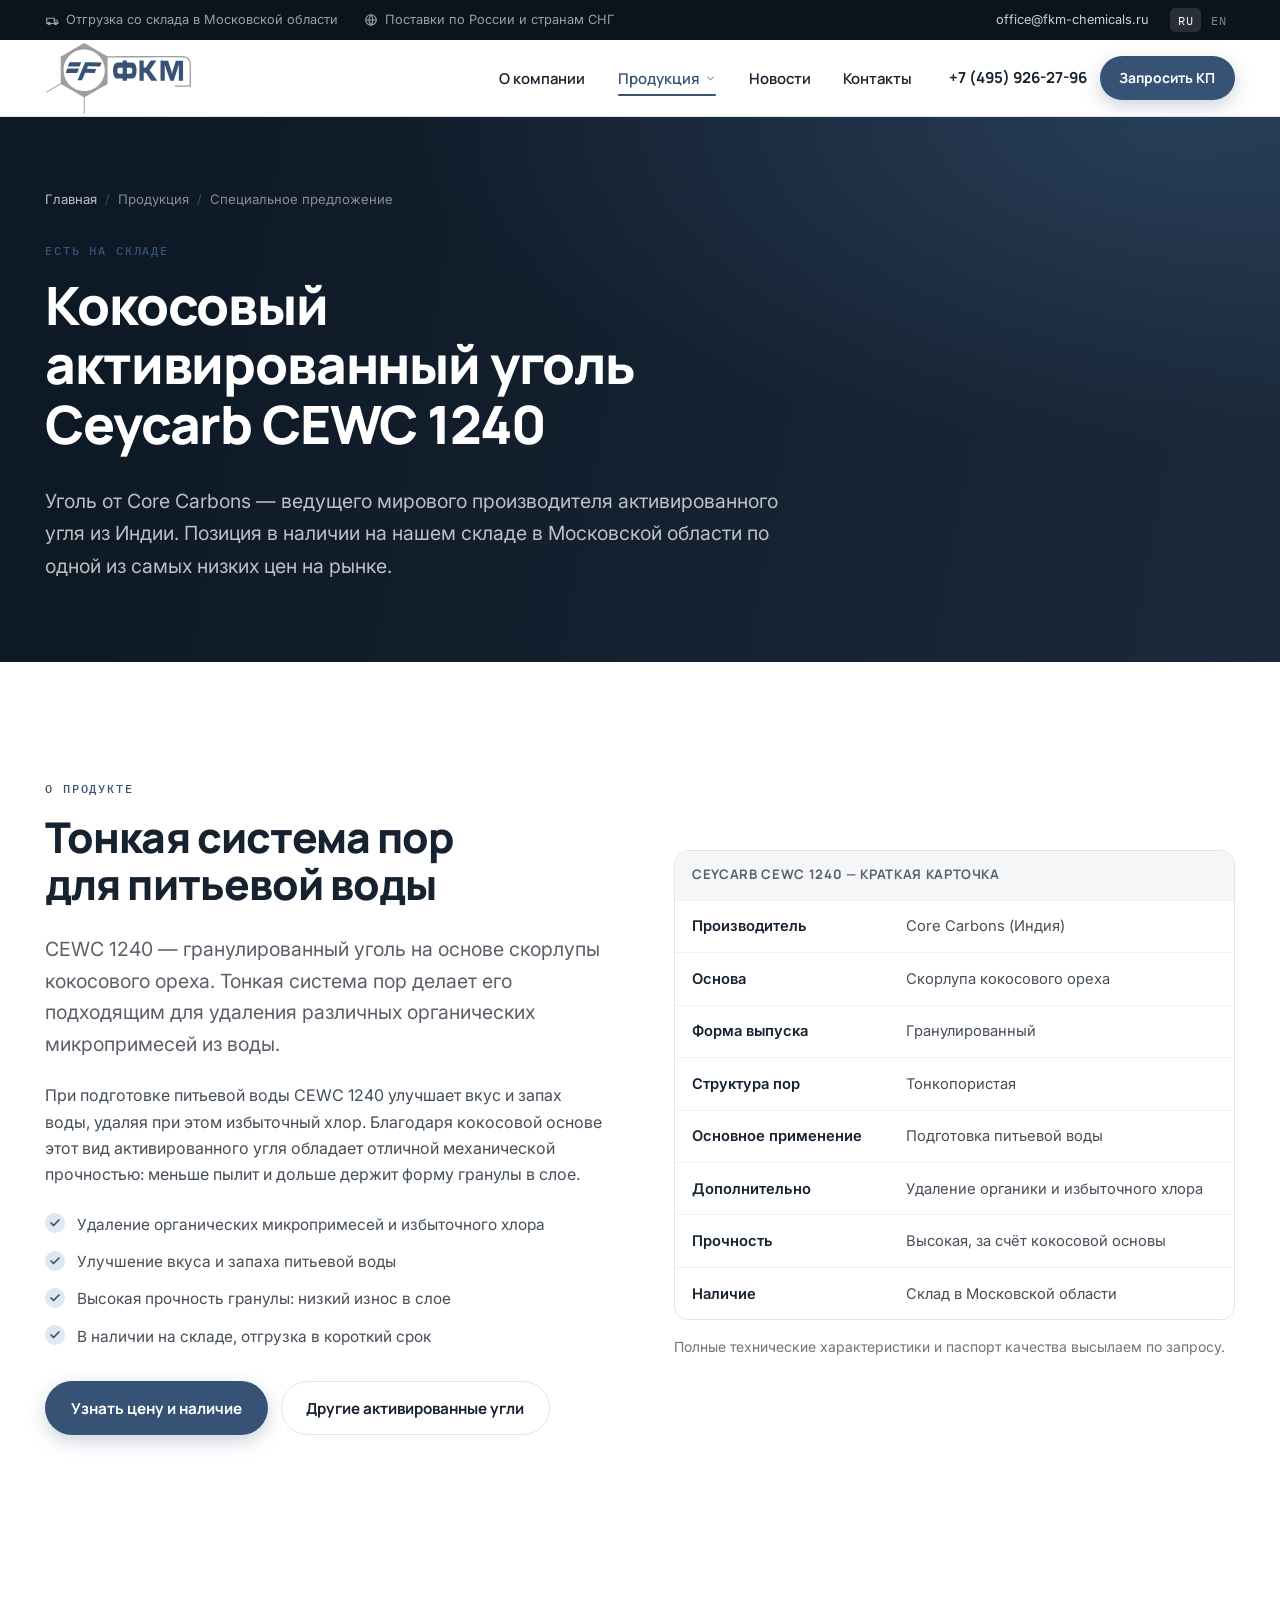
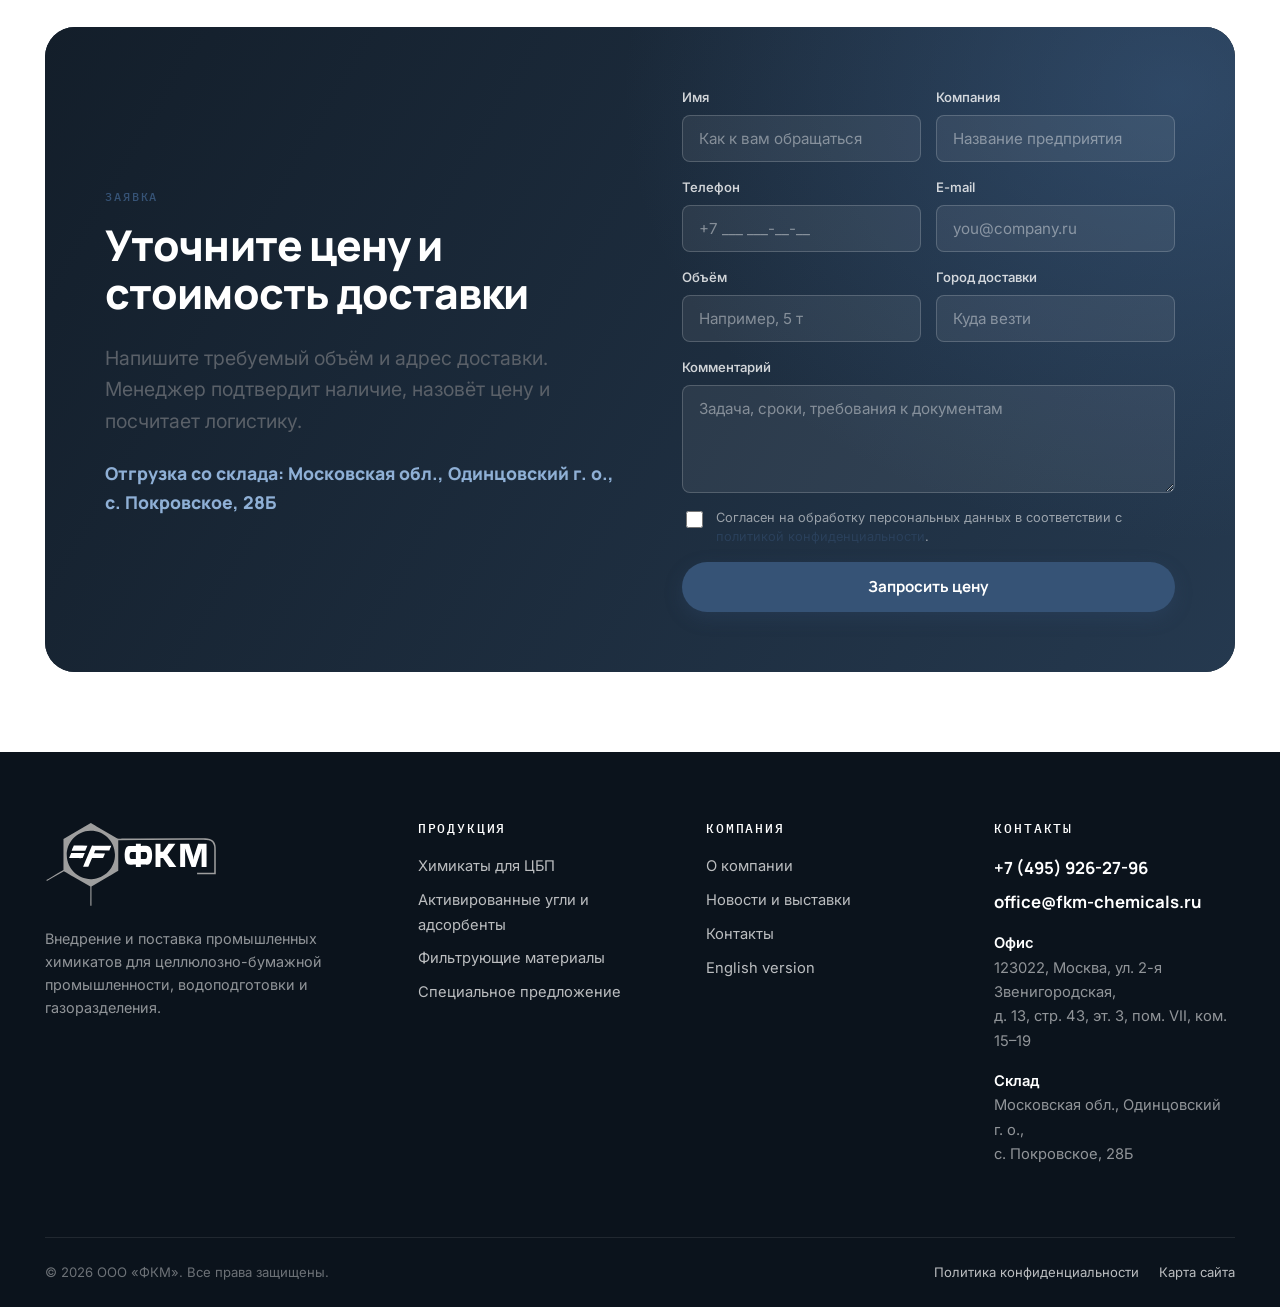
<file: special-offer.html>
<!DOCTYPE html>
<html lang="ru">
<head>
<meta charset="utf-8">
<meta name="viewport" content="width=device-width, initial-scale=1">
<title>Специальное предложение: кокосовый активированный уголь Ceycarb CEWC 1240 | ФКМ</title>
<meta name="description" content="Кокосовый гранулированный активированный уголь Ceycarb CEWC 1240 производства Core Carbons в наличии на складе в Московской области. Тонкая система пор, удаление органических микропримесей и избыточного хлора при подготовке питьевой воды.">
<link rel="canonical" href="https://fkm-chemicals.ru/special-offer.html">
<meta property="og:type" content="website">
<meta property="og:locale" content="ru_RU">
<meta property="og:site_name" content="ФКМ">
<meta property="og:title" content="Ceycarb CEWC 1240 — в наличии на складе">
<meta property="og:description" content="Кокосовый активированный уголь Core Carbons для подготовки питьевой воды. Отгрузка со склада в Московской области.">
<meta property="og:image" content="https://fkm-chemicals.ru/assets/img/water-filter.jpg">
<meta name="theme-color" content="#0B131C">
<link rel="icon" href="assets/img/favicon.svg" type="image/svg+xml">
<link rel="preconnect" href="https://fonts.googleapis.com">
<link rel="preconnect" href="https://fonts.gstatic.com" crossorigin>
<link href="https://fonts.googleapis.com/css2?family=IBM+Plex+Mono:wght@400;500&family=Inter:wght@400;500;600&family=Manrope:wght@600;700;800&display=swap" rel="stylesheet">
<link rel="stylesheet" href="assets/css/style.css">
<noscript><style>[data-reveal]{opacity:1;transform:none}</style></noscript>
</head>
<body>
<a class="skip-link" href="#main">Перейти к содержанию</a>

<!-- ============================ Верхняя строка ============================ -->
<div class="topbar">
  <div class="container topbar__inner">
    <div class="topbar__facts">
      <span>
        <svg viewBox="0 0 24 24" fill="none" stroke="currentColor" stroke-width="2" stroke-linecap="round" stroke-linejoin="round" aria-hidden="true"><path d="M3 9h13v9H3z"/><path d="M16 12h3.5L22 15v3h-6"/><circle cx="7" cy="18" r="2"/><circle cx="18" cy="18" r="2"/></svg>
        Отгрузка со склада в Московской области
      </span>
      <span>
        <svg viewBox="0 0 24 24" fill="none" stroke="currentColor" stroke-width="2" stroke-linecap="round" stroke-linejoin="round" aria-hidden="true"><circle cx="12" cy="12" r="9"/><path d="M3 12h18M12 3a15 15 0 0 1 0 18 15 15 0 0 1 0-18z"/></svg>
        Поставки по России и странам СНГ
      </span>
    </div>
    <div class="topbar__side">
      <a href="mailto:office@fkm-chemicals.ru">office@fkm-chemicals.ru</a>
      <span class="lang">
        <a href="index.html" class="is-active" aria-current="true">RU</a>
        <a href="en/index.html">EN</a>
      </span>
    </div>
  </div>
</div>

<!-- ================================= Шапка ================================ -->
<header class="header">
  <div class="container header__inner">
    <a class="logo" href="index.html" aria-label="ФКМ — на главную">
      <img src="assets/img/logo.svg" alt="ФКМ" width="1000" height="486">
    </a>

    <nav class="nav" aria-label="Основная навигация">
      <ul class="nav__list">
        <li class="nav__item"><a class="nav__link" href="about.html">О компании</a></li>
        <li class="nav__item nav__item--has-menu">
          <button class="nav__link is-current" type="button" aria-expanded="false" aria-haspopup="true">
            Продукция
            <svg class="nav__caret" viewBox="0 0 24 24" fill="none" stroke="currentColor" stroke-width="2.4" stroke-linecap="round" stroke-linejoin="round" aria-hidden="true"><polyline points="6 9 12 15 18 9"/></svg>
          </button>
          <div class="megamenu">
            <div class="megamenu__grid">
              <a class="megamenu__item" href="pulp-chemicals.html">
                <span class="megamenu__icon"><svg viewBox="0 0 24 24" fill="none" stroke="currentColor" stroke-width="1.8" stroke-linecap="round" stroke-linejoin="round" aria-hidden="true"><path d="M9 3v6.5L4.2 18A2 2 0 0 0 6 21h12a2 2 0 0 0 1.8-3L15 9.5V3"/><path d="M8 3h8M7.5 14h9"/></svg></span>
                <span>
                  <span class="megamenu__title">Химикаты для ЦБП</span>
                  <span class="megamenu__desc">Янки-цилиндр, барьерные покрытия, красители, ферменты, влагопрочность</span>
                </span>
              </a>
              <a class="megamenu__item" href="carbon.html">
                <span class="megamenu__icon"><svg viewBox="0 0 24 24" fill="none" stroke="currentColor" stroke-width="1.8" stroke-linecap="round" stroke-linejoin="round" aria-hidden="true"><path d="M12 2.5 20 7v10l-8 4.5L4 17V7z"/><path d="M12 7.5 16 10v4l-4 2.2L8 14v-4z"/></svg></span>
                <span>
                  <span class="megamenu__title">Активированные угли и адсорбенты</span>
                  <span class="megamenu__desc">Угли, углеродные и цеолитовые молекулярные сита</span>
                </span>
              </a>
              <a class="megamenu__item" href="filters.html">
                <span class="megamenu__icon"><svg viewBox="0 0 24 24" fill="none" stroke="currentColor" stroke-width="1.8" stroke-linecap="round" stroke-linejoin="round" aria-hidden="true"><path d="M3 4h18l-7 8v7l-4 2v-9z"/></svg></span>
                <span>
                  <span class="megamenu__title">Фильтрующие материалы</span>
                  <span class="megamenu__desc">Углесодержащие нетканые материалы, угольные соты</span>
                </span>
              </a>
              <a class="megamenu__item" href="special-offer.html">
                <span class="megamenu__icon"><svg viewBox="0 0 24 24" fill="none" stroke="currentColor" stroke-width="1.8" stroke-linecap="round" stroke-linejoin="round" aria-hidden="true"><path d="M20.6 13.4 12 22l-9-9V4h9z"/><circle cx="7.5" cy="8.5" r="1.6"/></svg></span>
                <span>
                  <span class="megamenu__title">Специальное предложение</span>
                  <span class="megamenu__desc">Кокосовый активированный уголь Ceycarb CEWC 1240 в наличии</span>
                </span>
              </a>
            </div>
            <div class="megamenu__foot">
              <span class="muted">Нужного продукта нет в списке? Подберём аналог под вашу задачу.</span>
              <a class="link-arrow" href="contacts.html">Задать вопрос
                <svg viewBox="0 0 24 24" fill="none" stroke="currentColor" stroke-width="2.2" stroke-linecap="round" stroke-linejoin="round" aria-hidden="true"><path d="M5 12h14M13 6l6 6-6 6"/></svg>
              </a>
            </div>
          </div>
        </li>
        <li class="nav__item"><a class="nav__link" href="news.html">Новости</a></li>
        <li class="nav__item"><a class="nav__link" href="contacts.html">Контакты</a></li>
      </ul>
    </nav>

    <div class="header__actions">
      <a class="header__phone" href="tel:+74959262796">+7 (495) 926-27-96</a>
      <a class="btn btn--primary btn--sm" href="contacts.html#request">Запросить КП</a>
      <button class="burger" type="button" aria-label="Меню" aria-expanded="false" aria-controls="mobile-nav">
        <span></span><span></span><span></span>
      </button>
    </div>
  </div>
</header>

<!-- =========================== Мобильное меню ============================= -->
<div class="mobile-nav" id="mobile-nav">
  <ul>
    <li><a href="about.html">О компании</a></li>
    <li>
      <button class="mobile-nav__toggle" type="button" aria-expanded="false">
        Продукция
        <svg viewBox="0 0 24 24" fill="none" stroke="currentColor" stroke-width="2.4" stroke-linecap="round" stroke-linejoin="round" aria-hidden="true"><polyline points="6 9 12 15 18 9"/></svg>
      </button>
      <ul class="mobile-nav__sub">
        <li><a href="pulp-chemicals.html">Химикаты для ЦБП</a></li>
        <li><a href="carbon.html">Активированные угли и адсорбенты</a></li>
        <li><a href="filters.html">Фильтрующие материалы</a></li>
        <li><a href="special-offer.html">Специальное предложение</a></li>
      </ul>
    </li>
    <li><a href="news.html">Новости</a></li>
    <li><a href="contacts.html">Контакты</a></li>
    <li><a href="en/index.html">English</a></li>
  </ul>
  <div class="mobile-nav__cta">
    <a class="btn btn--primary btn--block" href="contacts.html#request">Запросить КП</a>
  </div>
  <div class="mobile-nav__meta">
    <a href="tel:+74959262796">+7 (495) 926-27-96</a>
    <a href="mailto:office@fkm-chemicals.ru">office@fkm-chemicals.ru</a>
    <p>Москва, ул. 2-я Звенигородская, 13с43<br>Склад: Московская обл., Одинцовский г. о., с. Покровское, 28Б</p>
  </div>
</div>

<main id="main">

<section class="page-hero page-hero--plain">
  <div class="container">
    <ol class="crumbs">
      <li><a href="index.html">Главная</a></li>
      <li><span>Продукция</span></li>
      <li><span aria-current="page">Специальное предложение</span></li>
    </ol>
    <span class="eyebrow">Есть на складе</span>
    <h1>Кокосовый активированный уголь Ceycarb CEWC 1240</h1>
    <p class="page-hero__lead">
      Уголь от Core Carbons — ведущего мирового производителя активированного угля из Индии.
      Позиция в наличии на нашем складе в Московской области по одной из самых низких цен на рынке.
    </p>
  </div>
</section>

<section class="section">
  <div class="container split">
    <div data-reveal>
      <span class="eyebrow">О продукте</span>
      <h2>Тонкая система пор для питьевой воды</h2>
      <p class="lead">
        CEWC 1240 — гранулированный уголь на основе скорлупы кокосового ореха. Тонкая система пор
        делает его подходящим для удаления различных органических микропримесей из воды.
      </p>
      <p>
        При подготовке питьевой воды CEWC 1240 улучшает вкус и запах воды, удаляя при этом
        избыточный хлор. Благодаря кокосовой основе этот вид активированного угля обладает
        отличной механической прочностью: меньше пылит и дольше держит форму гранулы в слое.
      </p>
      <ul class="checks">
        <li>Удаление органических микропримесей и избыточного хлора</li>
        <li>Улучшение вкуса и запаха питьевой воды</li>
        <li>Высокая прочность гранулы: низкий износ в слое</li>
        <li>В наличии на складе, отгрузка в короткий срок</li>
      </ul>
      <div class="btn-row" style="margin-top:2rem">
        <a class="btn btn--primary" href="#request-offer">Узнать цену и наличие</a>
        <a class="btn btn--ghost" href="carbon.html">Другие активированные угли</a>
      </div>
    </div>

    <div data-reveal data-delay="1">
      <div class="table-wrap">
        <table class="data">
          <thead><tr><th colspan="2">Ceycarb CEWC 1240 — краткая карточка</th></tr></thead>
          <tbody>
            <tr><td>Производитель</td><td>Core Carbons (Индия)</td></tr>
            <tr><td>Основа</td><td>Скорлупа кокосового ореха</td></tr>
            <tr><td>Форма выпуска</td><td>Гранулированный</td></tr>
            <tr><td>Структура пор</td><td>Тонкопористая</td></tr>
            <tr><td>Основное применение</td><td>Подготовка питьевой воды</td></tr>
            <tr><td>Дополнительно</td><td>Удаление органики и избыточного хлора</td></tr>
            <tr><td>Прочность</td><td>Высокая, за счёт кокосовой основы</td></tr>
            <tr><td>Наличие</td><td>Склад в Московской области</td></tr>
          </tbody>
        </table>
      </div>
      <p class="muted" style="margin-top:1rem;font-size:.87rem">
        Полные технические характеристики и паспорт качества высылаем по запросу.
      </p>
    </div>
  </div>
</section>

<section class="section section--tight" id="request-offer">
  <div class="container">
    <div class="cta" data-reveal>
      <div class="cta__grid">
        <div>
          <span class="eyebrow">Заявка</span>
          <h2>Уточните цену и стоимость доставки</h2>
          <p class="lead">
            Напишите требуемый объём и адрес доставки. Менеджер подтвердит наличие, назовёт цену
            и посчитает логистику.
          </p>
          <p class="offer__price">Отгрузка со склада: Московская обл., Одинцовский г. о., с. Покровское, 28Б</p>
        </div>

        <form class="form form--onDark" data-form data-subject="Запрос: Ceycarb CEWC 1240 (fkm-chemicals.ru)">
          <div class="form__row">
            <div class="field">
              <label for="s-name">Имя</label>
              <input id="s-name" name="Имя" type="text" required autocomplete="name" placeholder="Как к вам обращаться">
            </div>
            <div class="field">
              <label for="s-company">Компания</label>
              <input id="s-company" name="Компания" type="text" autocomplete="organization" placeholder="Название предприятия">
            </div>
          </div>
          <div class="form__row">
            <div class="field">
              <label for="s-phone">Телефон</label>
              <input id="s-phone" name="Телефон" type="tel" autocomplete="tel" placeholder="+7 ___ ___-__-__">
            </div>
            <div class="field">
              <label for="s-email">E-mail</label>
              <input id="s-email" name="E-mail" type="email" required autocomplete="email" placeholder="you@company.ru">
            </div>
          </div>
          <div class="form__row">
            <div class="field">
              <label for="s-volume">Объём</label>
              <input id="s-volume" name="Объём" type="text" placeholder="Например, 5 т">
            </div>
            <div class="field">
              <label for="s-city">Город доставки</label>
              <input id="s-city" name="Город доставки" type="text" placeholder="Куда везти">
            </div>
          </div>
          <div class="field">
            <label for="s-msg">Комментарий</label>
            <textarea id="s-msg" name="Комментарий" placeholder="Задача, сроки, требования к документам"></textarea>
          </div>
          <div hidden aria-hidden="true">
            <label for="s-hp">Не заполняйте это поле</label>
            <input id="s-hp" name="company_website" type="text" tabindex="-1" autocomplete="off">
          </div>
          <label class="consent">
            <input type="checkbox" name="consent" required>
            <span>Согласен на обработку персональных данных в соответствии с <a href="privacy.html">политикой конфиденциальности</a>.</span>
          </label>
          <div class="form__status" role="status"></div>
          <button class="btn btn--primary btn--block" type="submit">Запросить цену</button>
        </form>
      </div>
    </div>
  </div>
</section>

</main>
<!-- ================================= Подвал =============================== -->
<footer class="footer">
  <div class="container">
    <div class="footer__top">
      <div class="footer__brand">
        <img src="assets/img/logo-light.svg" alt="ФКМ" width="1000" height="486">
        <p>Внедрение и поставка промышленных химикатов для целлюлозно-бумажной промышленности, водоподготовки и газоразделения.</p>
      </div>

      <div>
        <h4>Продукция</h4>
        <ul>
          <li><a href="pulp-chemicals.html">Химикаты для ЦБП</a></li>
          <li><a href="carbon.html">Активированные угли и адсорбенты</a></li>
          <li><a href="filters.html">Фильтрующие материалы</a></li>
          <li><a href="special-offer.html">Специальное предложение</a></li>
        </ul>
      </div>

      <div>
        <h4>Компания</h4>
        <ul>
          <li><a href="about.html">О компании</a></li>
          <li><a href="news.html">Новости и выставки</a></li>
          <li><a href="contacts.html">Контакты</a></li>
          <li><a href="en/index.html">English version</a></li>
        </ul>
      </div>

      <div>
        <h4>Контакты</h4>
        <address class="footer__contact">
          <a href="tel:+74959262796">+7 (495) 926-27-96</a>
          <a href="mailto:office@fkm-chemicals.ru">office@fkm-chemicals.ru</a>
          <p style="margin-top:1rem">
            <strong style="color:#fff;font-weight:600">Офис</strong><br>
            123022, Москва, ул. 2-я Звенигородская,<br>д. 13, стр. 43, эт. 3, пом. VII, ком. 15–19
          </p>
          <p style="margin-top:.75rem">
            <strong style="color:#fff;font-weight:600">Склад</strong><br>
            Московская обл., Одинцовский г. о.,<br>с. Покровское, 28Б
          </p>
        </address>
      </div>
    </div>

    <div class="footer__bottom">
      <span>© <span data-year>2026</span> ООО «ФКМ». Все права защищены.</span>
      <nav aria-label="Служебные ссылки">
        <a href="privacy.html">Политика конфиденциальности</a>
        <a href="sitemap.xml">Карта сайта</a>
      </nav>
    </div>
  </div>
</footer>

<button class="to-top" type="button" aria-label="Наверх">
  <svg viewBox="0 0 24 24" fill="none" stroke="currentColor" stroke-width="2.4" stroke-linecap="round" stroke-linejoin="round" aria-hidden="true"><path d="M12 19V5M5 12l7-7 7 7"/></svg>
</button>

<script src="assets/js/main.js" defer></script>
</body>
</html>
</file>
<file: assets/css/style.css>
/* ==========================================================================
   ФКМ — промышленная химия для ЦБП
   Дизайн-система и стили сайта
   --------------------------------------------------------------------------
   1. Токены            6. Шапка и навигация     11. Новости
   2. Сброс и база      7. Главный экран         12. Формы и CTA
   3. Раскладка         8. Секции главной        13. Подвал
   4. Типографика       9. Внутренние страницы   14. Анимации
   5. Кнопки           10. Продукция             15. Печать
   ========================================================================== */

/* --------------------------------------------------------------------------
   1. Токены
   -------------------------------------------------------------------------- */
:root {
  /* --- Фирменные цвета -------------------------------------------------
     Взяты прямо с логотипа ФКМ:
       сталь #365376 — знак «=F» и надпись «ФКМ»
       серый #9B9FA0 — гексагон и рамка
     Ниже только их оттенки; других цветов в палитре нет. */
  --steel-950: #0B131C;
  --steel-900: #131E2A;
  --steel-800: #1B2A3B;
  --steel-700: #253950;
  --steel-600: #2A405B;
  --steel-500: #365376;   /* цвет логотипа */
  --steel-400: #436793;
  --steel-300: #5780B2;
  --steel-200: #8FB0D6;
  --steel-100: #B9CBE0;
  --steel-50:  #DFE7F1;
  --steel-25:  #F1F4F8;

  --grey-700: #4B4F50;
  --grey-600: #5F6364;
  --grey-500: #7C8081;
  --grey-400: #9B9FA0;    /* цвет логотипа */
  --grey-300: #C7CACA;
  --grey-200: #E3E5E5;
  --grey-100: #F0F1F1;
  --grey-50:  #F7F8F8;

  /* --- Семантические роли ---------------------------------------------- */
  --ink:        #16222F;
  --ink-soft:   #454F59;
  --slate:      #5A6068;
  --slate-soft: #6F757B;
  --line:       #E3E5E5;
  --line-soft:  #F0F1F1;
  --paper:      #F5F6F7;
  --paper-warm: #F8F7F5;
  --white:      #FFFFFF;

  --grad-deep: linear-gradient(155deg, #131E2A 0%, #1B2A3B 45%, #253950 100%);

  /* Типографика */
  --font-display: "Manrope", "Segoe UI", system-ui, -apple-system, sans-serif;
  --font-text:    "Inter", "Segoe UI", system-ui, -apple-system, sans-serif;
  --font-mono:    "IBM Plex Mono", ui-monospace, Consolas, monospace;

  --fs-display: clamp(2.45rem, 1.3rem + 4.2vw, 4.5rem);
  --fs-h1:      clamp(2.05rem, 1.5rem + 2.5vw, 3.3rem);
  --fs-h2:      clamp(1.72rem, 1.3rem + 1.85vw, 2.65rem);
  --fs-h3:      clamp(1.18rem, 1.06rem + 0.55vw, 1.48rem);
  --fs-lead:    clamp(1.02rem, 0.96rem + 0.35vw, 1.22rem);
  --fs-small:   0.885rem;
  --fs-label:   0.72rem;

  /* Пространство */
  --container: 1260px;
  --gutter: clamp(1.25rem, 0.6rem + 2vw, 2.5rem);
  --section-y: clamp(4rem, 2.2rem + 6vw, 7.5rem);

  /* Прочее */
  --r-sm: 8px;
  --r-md: 14px;
  --r-lg: 22px;
  --r-xl: 30px;
  --shadow-sm: 0 1px 2px rgba(22,34,47,.05), 0 4px 14px rgba(22,34,47,.05);
  --shadow-md: 0 4px 12px rgba(22,34,47,.06), 0 18px 40px rgba(22,34,47,.08);
  --shadow-lg: 0 10px 24px rgba(22,34,47,.08), 0 34px 70px rgba(22,34,47,.14);
  --ease: cubic-bezier(.22,.61,.36,1);
  --header-h: 76px;
}

/* --------------------------------------------------------------------------
   2. Сброс и база
   -------------------------------------------------------------------------- */
*, *::before, *::after { box-sizing: border-box; }

html {
  -webkit-text-size-adjust: 100%;
  scroll-behavior: smooth;
  scroll-padding-top: calc(var(--header-h) + 24px);
}

body {
  margin: 0;
  font-family: var(--font-text);
  font-size: 1rem;
  line-height: 1.65;
  color: var(--ink-soft);
  background: var(--white);
  -webkit-font-smoothing: antialiased;
  -moz-osx-font-smoothing: grayscale;
  overflow-x: hidden;
}
body.is-locked { overflow: hidden; }

img, svg, video { max-width: 100%; display: block; }
img { height: auto; }

h1, h2, h3, h4, h5 {
  font-family: var(--font-display);
  color: var(--ink);
  line-height: 1.12;
  letter-spacing: -0.022em;
  margin: 0 0 .6em;
  font-weight: 800;
  text-wrap: balance;
}
h1 { font-size: var(--fs-h1); }
h2 { font-size: var(--fs-h2); }
h3 { font-size: var(--fs-h3); font-weight: 700; letter-spacing: -0.014em; }
h4 { font-size: 1.05rem; font-weight: 700; letter-spacing: -0.01em; }

p { margin: 0 0 1.1em; text-wrap: pretty; }
p:last-child { margin-bottom: 0; }

a { color: var(--steel-600); text-decoration: none; transition: color .2s var(--ease); }
a:hover { color: var(--steel-500); }

ul, ol { margin: 0 0 1.1em; padding-left: 1.25em; }
li { margin-bottom: .35em; }
li:last-child { margin-bottom: 0; }

strong, b { font-weight: 650; color: var(--ink); }
hr { border: 0; border-top: 1px solid var(--line); margin: 2.5rem 0; }

:focus-visible { outline: 2px solid var(--steel-500); outline-offset: 3px; border-radius: 3px; }
::selection { background: var(--steel-500); color: #fff; }

.skip-link {
  position: absolute; left: 12px; top: -60px; z-index: 200;
  background: var(--steel-900); color: #fff;
  padding: .7rem 1.1rem; border-radius: var(--r-sm);
  transition: top .2s var(--ease);
}
.skip-link:focus { top: 12px; color: #fff; }

/* --------------------------------------------------------------------------
   3. Раскладка
   -------------------------------------------------------------------------- */
.container {
  width: 100%; max-width: var(--container);
  margin-inline: auto; padding-inline: var(--gutter);
}
.container--narrow { max-width: 900px; }

.section { padding-block: var(--section-y); }
.section--tight { padding-block: clamp(3rem, 1.8rem + 4vw, 5rem); }
.section--paper { background: var(--paper); }
.section--warm  { background: var(--paper-warm); }
.section--dark  { background: var(--steel-900); color: rgba(255,255,255,.74); }
.section--dark h1, .section--dark h2,
.section--dark h3, .section--dark h4 { color: #fff; }
.section--dark strong { color: #fff; }
.section--dark a { color: var(--steel-200); }

.grid { display: grid; gap: clamp(1rem, .5rem + 1.4vw, 1.75rem); }
.grid--2 { grid-template-columns: repeat(auto-fit, minmax(320px, 1fr)); }
.grid--3 { grid-template-columns: repeat(auto-fit, minmax(288px, 1fr)); }
.grid--4 { grid-template-columns: repeat(auto-fit, minmax(228px, 1fr)); }

/* --------------------------------------------------------------------------
   4. Типографические утилиты
   -------------------------------------------------------------------------- */
.eyebrow {
  display: inline-block;
  font-family: var(--font-mono); font-size: var(--fs-label); font-weight: 500;
  letter-spacing: .16em; text-transform: uppercase;
  color: var(--steel-500); margin-bottom: 1rem;
}
.section--dark .eyebrow, .hero .eyebrow { color: var(--steel-200); }

.lead { font-size: var(--fs-lead); line-height: 1.62; color: var(--slate); }
.section--dark .lead { color: rgba(255,255,255,.72); }

.section-head { max-width: 730px; margin-bottom: clamp(2rem, 1rem + 3vw, 3.5rem); }
.section-head--wide { max-width: 920px; }
.section-head--center { margin-inline: auto; text-align: center; }
.section-head > p:last-child { margin-bottom: 0; }

.head-row {
  display: flex; flex-wrap: wrap; align-items: flex-end;
  justify-content: space-between; gap: 1.5rem;
  margin-bottom: clamp(2rem, 1rem + 3vw, 3.5rem);
}
.head-row .section-head { margin-bottom: 0; }

.muted { color: var(--slate-soft); }
.text-center { text-align: center; }

/* --------------------------------------------------------------------------
   5. Кнопки
   -------------------------------------------------------------------------- */
.btn {
  display: inline-flex; align-items: center; justify-content: center; gap: .6rem;
  font-family: var(--font-display); font-size: .95rem; font-weight: 700;
  padding: .85rem 1.55rem; border: 1px solid transparent; border-radius: 999px;
  cursor: pointer; white-space: nowrap; text-align: center;
  transition: background .22s var(--ease), color .22s var(--ease),
              border-color .22s var(--ease), transform .22s var(--ease),
              box-shadow .22s var(--ease);
}
.btn:active { transform: translateY(1px); }
.btn svg { width: 17px; height: 17px; flex: none; }

.btn--primary { background: var(--steel-500); color: #fff; box-shadow: 0 6px 18px rgba(54,83,118,.26); }
.btn--primary:hover { background: var(--steel-600); color: #fff; box-shadow: 0 10px 26px rgba(54,83,118,.34); transform: translateY(-1px); }

.btn--dark { background: var(--steel-800); color: #fff; }
.btn--dark:hover { background: var(--steel-700); color: #fff; transform: translateY(-1px); }

.btn--ghost { background: transparent; color: var(--ink); border-color: var(--line); }
.btn--ghost:hover { border-color: var(--steel-800); color: var(--steel-800); background: var(--paper); }

.btn--onDark { background: rgba(255,255,255,.08); color: #fff; border-color: rgba(255,255,255,.24); }
.btn--onDark:hover { background: rgba(255,255,255,.16); color: #fff; border-color: rgba(255,255,255,.42); }

.btn--sm { padding: .58rem 1.15rem; font-size: .87rem; }
.btn--lg { padding: 1.02rem 2rem; font-size: 1.02rem; }
.btn--block { display: flex; width: 100%; }

.btn-row { display: flex; flex-wrap: wrap; gap: .8rem; }

.link-arrow {
  display: inline-flex; align-items: center; gap: .5rem;
  font-family: var(--font-display); font-weight: 700; font-size: .95rem;
  color: var(--steel-600);
}
.link-arrow svg { width: 16px; height: 16px; transition: transform .25s var(--ease); }
.link-arrow:hover svg { transform: translateX(4px); }
.section--dark .link-arrow { color: var(--steel-200); }

/* --------------------------------------------------------------------------
   6. Шапка и навигация
   -------------------------------------------------------------------------- */
.topbar { background: var(--steel-950); color: rgba(255,255,255,.6); font-size: .8rem; }
.topbar__inner { display: flex; align-items: center; justify-content: space-between; gap: 1.5rem; min-height: 40px; }
.topbar__facts { display: flex; align-items: center; gap: 1.6rem; }
.topbar__facts span { display: inline-flex; align-items: center; gap: .45rem; white-space: nowrap; }
.topbar__facts svg { width: 14px; height: 14px; color: var(--grey-400); flex: none; }
.topbar a { color: rgba(255,255,255,.8); }
.topbar a:hover { color: var(--steel-200); }
.topbar__side { display: flex; align-items: center; gap: 1.3rem; }

.lang { display: inline-flex; gap: .15rem; font-family: var(--font-mono); font-size: .72rem; letter-spacing: .08em; }
.lang a { padding: .18rem .48rem; border-radius: 5px; color: rgba(255,255,255,.5); }
.lang a.is-active { background: rgba(255,255,255,.12); color: #fff; }

.header {
  position: sticky; top: 0; z-index: 100;
  /* Сплошной белый без прозрачности: шапка не темнеет при скролле
     и не спорит с логотипом. */
  background: #fff;
  border-bottom: 1px solid var(--line);
  transition: box-shadow .25s var(--ease);
}
.header.is-stuck { box-shadow: 0 6px 26px rgba(22,34,47,.09); }
.header__inner { display: flex; align-items: center; gap: clamp(1rem, 2vw, 2.25rem); min-height: var(--header-h); }

.logo { flex: none; display: block; }
.logo img { width: clamp(126px, 11.5vw, 150px); height: auto; }  /* 150 × 0,486 = 73px, укладывается в --header-h 76px */

.nav { margin-left: auto; }
.nav__list { display: flex; align-items: center; gap: clamp(.1rem, .8vw, .75rem); list-style: none; margin: 0; padding: 0; }
.nav__item { position: relative; margin: 0; }
.nav__link {
  display: inline-flex; align-items: center; gap: .35rem;
  font-family: var(--font-display); font-weight: 600; font-size: .93rem;
  color: var(--ink); padding: .6rem .7rem; border-radius: var(--r-sm);
  background: none; border: 0; cursor: pointer; position: relative;
}
.nav__link:hover, .nav__link.is-current { color: var(--steel-500); }
.nav__link.is-current::after {
  content: ""; position: absolute; left: .7rem; right: .7rem; bottom: .1rem;
  height: 2px; background: var(--steel-500); border-radius: 2px;
}
.nav__caret { width: 11px; height: 11px; opacity: .55; transition: transform .22s var(--ease); }
.nav__item.is-open .nav__caret { transform: rotate(180deg); }

.header__actions { display: flex; align-items: center; gap: .8rem; flex: none; }
.header__phone { font-family: var(--font-display); font-weight: 700; font-size: .95rem; color: var(--ink); white-space: nowrap; }
.header__phone:hover { color: var(--steel-500); }

/* Мега-меню */
.megamenu {
  position: absolute; top: calc(100% + 12px); left: 50%;
  transform: translate(-50%, 8px);
  width: min(720px, calc(100vw - 3rem));
  background: #fff; border: 1px solid var(--line);
  border-radius: var(--r-lg); box-shadow: var(--shadow-lg); padding: .7rem;
  opacity: 0; visibility: hidden; pointer-events: none;
  transition: opacity .22s var(--ease), transform .22s var(--ease), visibility .22s;
}
.nav__item.is-open .megamenu { opacity: 1; visibility: visible; pointer-events: auto; transform: translate(-50%, 0); }
.megamenu__grid { display: grid; grid-template-columns: 1fr 1fr; gap: .2rem; }
.megamenu__item { display: flex; gap: .85rem; align-items: flex-start; padding: .8rem .85rem; border-radius: var(--r-md); transition: background .18s var(--ease); }
.megamenu__item:hover { background: var(--paper); }
.megamenu__icon { flex: none; width: 40px; height: 40px; border-radius: 11px; display: grid; place-items: center; background: var(--steel-50); color: var(--steel-500); }
.megamenu__icon svg { width: 20px; height: 20px; }
.megamenu__title { display: block; font-family: var(--font-display); font-weight: 700; font-size: .95rem; color: var(--ink); margin-bottom: .12rem; }
.megamenu__desc { display: block; font-size: .82rem; line-height: 1.45; color: var(--slate-soft); }
.megamenu__foot { margin-top: .25rem; padding: .85rem; border-top: 1px solid var(--line-soft); display: flex; justify-content: space-between; align-items: center; gap: 1rem; font-size: .85rem; }

/* Бургер */
.burger { display: none; flex: none; width: 44px; height: 44px; padding: 0; background: none; border: 1px solid var(--line); border-radius: 11px; cursor: pointer; position: relative; }
.burger span { position: absolute; left: 12px; right: 12px; height: 2px; background: var(--ink); border-radius: 2px; transition: transform .28s var(--ease), opacity .2s var(--ease); }
.burger span:nth-child(1) { top: 15px; }
.burger span:nth-child(2) { top: 21px; }
.burger span:nth-child(3) { top: 27px; }
.burger.is-open span:nth-child(1) { transform: translateY(6px) rotate(45deg); }
.burger.is-open span:nth-child(2) { opacity: 0; }
.burger.is-open span:nth-child(3) { transform: translateY(-6px) rotate(-45deg); }

/* Мобильное меню */
.mobile-nav {
  position: fixed; inset: 0; z-index: 99; background: #fff;
  padding: calc(var(--header-h) + 1.5rem) var(--gutter) 3rem;
  overflow-y: auto; transform: translateY(-8px); opacity: 0;
  visibility: hidden; pointer-events: none;
  transition: opacity .25s var(--ease), transform .25s var(--ease), visibility .25s;
}
.mobile-nav.is-open { opacity: 1; visibility: visible; pointer-events: auto; transform: none; }
.mobile-nav ul { list-style: none; margin: 0; padding: 0; }
.mobile-nav > ul > li { border-bottom: 1px solid var(--line-soft); margin: 0; }
.mobile-nav > ul > li > a,
.mobile-nav__toggle {
  display: flex; align-items: center; justify-content: space-between; width: 100%;
  padding: 1.05rem 0; font-family: var(--font-display); font-weight: 700;
  font-size: 1.12rem; color: var(--ink); background: none; border: 0; cursor: pointer; text-align: left;
}
.mobile-nav__toggle svg { width: 15px; height: 15px; opacity: .5; transition: transform .22s var(--ease); }
.mobile-nav__toggle[aria-expanded="true"] svg { transform: rotate(180deg); }
.mobile-nav__sub { display: none; padding: 0 0 1rem; }
.mobile-nav__sub.is-open { display: block; }
.mobile-nav__sub li { margin: 0; }
.mobile-nav__sub a { display: block; padding: .55rem 0; font-size: 1rem; color: var(--slate); }
.mobile-nav__sub a:hover { color: var(--steel-500); }
.mobile-nav__cta { margin-top: 2rem; display: grid; gap: .75rem; }
.mobile-nav__meta { margin-top: 2rem; font-size: .9rem; color: var(--slate); }
.mobile-nav__meta a { display: block; font-family: var(--font-display); font-weight: 700; font-size: 1.15rem; color: var(--ink); margin-bottom: .3rem; }

@media (max-width: 1120px) {
  .nav, .header__phone { display: none; }
  .burger { display: block; margin-left: auto; }
  .header__actions > .btn { display: none; }
}
@media (max-width: 760px) { .topbar__facts span:not(:first-child) { display: none; } }
@media (max-width: 520px) { .topbar__facts { display: none; } }

/* --------------------------------------------------------------------------
   7. Главный экран
   -------------------------------------------------------------------------- */
.hero {
  position: relative; isolation: isolate; overflow: hidden;
  background: var(--steel-900); color: rgba(255,255,255,.78);
  padding-block: clamp(3.5rem, 2rem + 7vw, 7rem) clamp(3rem, 1.5rem + 6vw, 6rem);
}
.hero__bg { position: absolute; inset: 0; z-index: -3; }
.hero__bg img { width: 100%; height: 100%; object-fit: cover; opacity: .3; }
.hero__scrim {
  position: absolute; inset: 0; z-index: -2;
  background:
    radial-gradient(120% 90% at 88% 8%, rgba(67,103,147,.42) 0%, transparent 58%),
    linear-gradient(100deg, #0E1926 6%, rgba(19,30,42,.94) 46%, rgba(27,42,59,.72) 100%);
}
.hero__mesh {
  position: absolute; inset: 0; z-index: -1; opacity: .5;
  background-image: url("data:image/svg+xml,%3Csvg xmlns='http://www.w3.org/2000/svg' width='56' height='97' viewBox='0 0 56 97'%3E%3Cpath d='M28 0 56 16v32L28 64 0 48V16z' fill='none' stroke='%23ffffff' stroke-opacity='.07' stroke-width='1'/%3E%3Cpath d='M28 64v33' stroke='%23ffffff' stroke-opacity='.05' stroke-width='1'/%3E%3C/svg%3E");
  background-size: 56px 97px;
  mask-image: linear-gradient(120deg, transparent 25%, #000 70%);
  -webkit-mask-image: linear-gradient(120deg, transparent 25%, #000 70%);
}
.hero__inner { display: grid; grid-template-columns: minmax(0, 1.08fr) minmax(0, .92fr); gap: clamp(2rem, 4vw, 4.5rem); align-items: center; }
.hero h1 { font-size: var(--fs-display); color: #fff; margin-bottom: .55em; }
.hero h1 em { font-style: normal; color: var(--steel-200); }
.hero__lead { font-size: clamp(1.05rem, .98rem + .45vw, 1.28rem); line-height: 1.6; color: rgba(255,255,255,.76); max-width: 44ch; margin-bottom: 2.1rem; }
.hero__actions { display: flex; flex-wrap: wrap; gap: .85rem; }

.hero__panel {
  background: rgba(255,255,255,.055);
  border: 1px solid rgba(255,255,255,.13);
  border-radius: var(--r-xl);
  padding: clamp(1.5rem, 1rem + 1.6vw, 2.25rem);
  backdrop-filter: blur(8px); -webkit-backdrop-filter: blur(8px);
}
.hero__panel h2 { font-size: 1.02rem; color: #fff; margin-bottom: 1.35rem; letter-spacing: 0; font-weight: 700; }
.hero__panel ul { list-style: none; margin: 0; padding: 0; }
.hero__panel li { margin: 0; }
.hero__panel li + li { border-top: 1px solid rgba(255,255,255,.09); }
.hero__panel a { display: flex; align-items: center; gap: .9rem; padding: .95rem 0; color: rgba(255,255,255,.85); font-family: var(--font-display); font-weight: 600; font-size: .97rem; }
.hero__panel a:hover { color: var(--steel-200); }
.hero__panel a svg:first-child { width: 22px; height: 22px; flex: none; color: var(--steel-200); }
.hero__panel a .chev { width: 15px; height: 15px; margin-left: auto; opacity: .45; transition: transform .22s var(--ease); }
.hero__panel a:hover .chev { transform: translateX(4px); opacity: 1; }

@media (max-width: 980px) {
  .hero__inner { grid-template-columns: 1fr; }
  .hero__lead { max-width: 58ch; }
}

/* Полоса фактов */
.stats { background: var(--steel-950); color: #fff; }
.stats__grid { display: grid; grid-template-columns: repeat(4, 1fr); }
.stats__item { padding: clamp(1.5rem, 1rem + 1.6vw, 2.4rem) clamp(1rem, 2vw, 2rem); border-left: 1px solid rgba(255,255,255,.09); }
.stats__item:first-child { border-left: 0; padding-left: 0; }
.stats__num { font-family: var(--font-display); font-size: clamp(1.9rem, 1.3rem + 2vw, 2.9rem); font-weight: 800; line-height: 1; color: #fff; letter-spacing: -.03em; }
.stats__num span { color: var(--steel-200); }
.stats__label { margin-top: .6rem; font-size: .875rem; line-height: 1.45; color: rgba(255,255,255,.55); }
@media (max-width: 860px) {
  .stats__grid { grid-template-columns: repeat(2, 1fr); }
  .stats__item:nth-child(odd) { border-left: 0; padding-left: 0; }
  .stats__item:nth-child(n+3) { border-top: 1px solid rgba(255,255,255,.09); }
}

/* --------------------------------------------------------------------------
   8. Секции главной
   -------------------------------------------------------------------------- */

/* Направления — крупные карточки */
.dir-grid { display: grid; grid-template-columns: repeat(auto-fit, minmax(300px, 1fr)); gap: clamp(1rem, .5rem + 1.2vw, 1.5rem); }
.dir-card {
  position: relative; display: flex; flex-direction: column;
  background: #fff; border: 1px solid var(--line); border-radius: var(--r-lg);
  overflow: hidden; transition: transform .3s var(--ease), box-shadow .3s var(--ease), border-color .3s var(--ease);
}
.dir-card:hover { transform: translateY(-4px); box-shadow: var(--shadow-md); border-color: transparent; }
.dir-card__media { position: relative; aspect-ratio: 16 / 10; overflow: hidden; background: var(--steel-800); }
.dir-card__media img { width: 100%; height: 100%; object-fit: cover; transition: transform .6s var(--ease); }
.dir-card:hover .dir-card__media img { transform: scale(1.05); }
.dir-card__badge {
  position: absolute; left: 1rem; top: 1rem; z-index: 2;
  font-family: var(--font-mono); font-size: .68rem; letter-spacing: .12em; text-transform: uppercase;
  background: rgba(11,19,28,.74); color: #fff; padding: .35rem .65rem; border-radius: 999px;
  backdrop-filter: blur(6px); -webkit-backdrop-filter: blur(6px);
}
.dir-card__body { padding: clamp(1.35rem, 1rem + 1vw, 1.85rem); display: flex; flex-direction: column; flex: 1; }
.dir-card__body h3 { margin-bottom: .55rem; }
.dir-card__body h3 a { color: inherit; }
.dir-card__body h3 a::after { content: ""; position: absolute; inset: 0; }
.dir-card__body > p { color: var(--slate); font-size: .95rem; }
.dir-card__list { list-style: none; margin: 1.1rem 0 1.4rem; padding: 0; font-size: .9rem; }
.dir-card__list li { position: relative; padding-left: 1.15rem; margin-bottom: .4rem; color: var(--ink-soft); }
.dir-card__list li::before { content: ""; position: absolute; left: 0; top: .58em; width: 5px; height: 5px; border-radius: 50%; background: var(--steel-500); }
.dir-card__foot { margin-top: auto; padding-top: .2rem; }

/* Задачи / применения */
.app-card {
  background: #fff; border: 1px solid var(--line); border-radius: var(--r-lg);
  padding: clamp(1.4rem, 1rem + 1.1vw, 2rem);
  transition: transform .28s var(--ease), box-shadow .28s var(--ease), border-color .28s var(--ease);
}
.app-card:hover { transform: translateY(-3px); box-shadow: var(--shadow-md); border-color: transparent; }
.app-card__icon { width: 48px; height: 48px; border-radius: 13px; display: grid; place-items: center; background: var(--steel-50); color: var(--steel-500); margin-bottom: 1.15rem; }
.app-card__icon svg { width: 24px; height: 24px; }
.app-card h3 { font-size: 1.14rem; margin-bottom: .5rem; }
.app-card p { font-size: .93rem; color: var(--slate); margin-bottom: 1rem; }
.app-card__tags { display: flex; flex-wrap: wrap; gap: .4rem; }
.tag {
  display: inline-block; font-family: var(--font-mono); font-size: .705rem;
  letter-spacing: .04em; padding: .28rem .6rem; border-radius: 6px;
  background: var(--paper); color: var(--slate); border: 1px solid var(--line-soft);
}
.section--paper .app-card { border-color: transparent; box-shadow: var(--shadow-sm); }
.section--paper .tag { background: var(--white); }

/* Процесс */
.process { display: grid; grid-template-columns: repeat(auto-fit, minmax(230px, 1fr)); gap: clamp(1.2rem, .6rem + 1.4vw, 2rem); counter-reset: step; }
.process__item { position: relative; padding-top: 2.6rem; }
.process__item::before {
  counter-increment: step; content: counter(step, decimal-leading-zero);
  position: absolute; top: 0; left: 0;
  font-family: var(--font-mono); font-size: .85rem; font-weight: 500;
  color: var(--steel-500); letter-spacing: .08em;
}
.process__item::after {
  content: ""; position: absolute; top: .62rem; left: 2.4rem; right: -1rem; height: 1px;
  background: linear-gradient(90deg, var(--line) 0%, var(--line) 70%, transparent 100%);
}
.process__item:last-child::after { display: none; }
.section--dark .process__item::after { background: linear-gradient(90deg, rgba(255,255,255,.16) 0%, rgba(255,255,255,.16) 70%, transparent 100%); }
.process__item h3 { font-size: 1.08rem; margin-bottom: .5rem; }
.process__item p { font-size: .92rem; color: var(--slate); margin: 0; }
.section--dark .process__item p { color: rgba(255,255,255,.62); }
@media (max-width: 620px) { .process__item::after { display: none; } }

/* Преимущества */
.feature { display: flex; gap: 1.1rem; align-items: flex-start; }
.feature__icon { flex: none; width: 44px; height: 44px; border-radius: 12px; display: grid; place-items: center; background: rgba(143,176,214,.14); color: var(--steel-200); border: 1px solid rgba(143,176,214,.26); }
.feature__icon svg { width: 21px; height: 21px; }
.feature h3 { font-size: 1.05rem; margin-bottom: .4rem; }
.feature p { font-size: .92rem; margin: 0; }

/* Партнёры */
.partners {
  display: flex; flex-wrap: wrap; justify-content: center; align-items: center;
  gap: clamp(1.4rem, 3vw, 2.6rem) clamp(1.8rem, 4.5vw, 4.5rem);
  padding: clamp(1.6rem, 1rem + 2vw, 2.75rem) clamp(1.25rem, 3vw, 2.5rem);
  background: #fff; border: 1px solid var(--line); border-radius: var(--r-lg);
}
.partner { text-align: center; min-width: 120px; }
.partner__name { font-family: var(--font-display); font-weight: 800; font-size: 1.02rem; color: var(--steel-800); letter-spacing: -.02em; }
.partner__meta { display: block; margin-top: .3rem; font-family: var(--font-mono); font-size: .68rem; letter-spacing: .1em; text-transform: uppercase; color: var(--slate-soft); }

/* Сплит: текст + фото */
.split { display: grid; grid-template-columns: repeat(auto-fit, minmax(320px, 1fr)); gap: clamp(2rem, 1rem + 4vw, 4.5rem); align-items: center; }
.split--reverse .split__media { order: -1; }
.split__media { position: relative; }
.split__media img { width: 100%; border-radius: var(--r-lg); box-shadow: var(--shadow-md); }
.split__media--tall img { aspect-ratio: 4 / 5; object-fit: cover; }
.split__badge {
  position: absolute; right: -14px; bottom: -18px;
  background: var(--steel-900); color: #fff; border-radius: var(--r-md);
  padding: 1.1rem 1.35rem; box-shadow: var(--shadow-lg); max-width: 230px;
}
.split__badge strong { display: block; font-family: var(--font-display); font-size: 1.7rem; color: var(--steel-200); line-height: 1; margin-bottom: .35rem; }
.split__badge span { font-size: .82rem; color: rgba(255,255,255,.66); line-height: 1.4; display: block; }
@media (max-width: 560px) { .split__badge { position: static; margin-top: 1rem; max-width: none; } }

/* Список-галочки */
.checks { list-style: none; margin: 1.5rem 0 0; padding: 0; display: grid; gap: .75rem; }
.checks li { position: relative; padding-left: 2rem; margin: 0; font-size: .96rem; }
.checks li::before {
  content: ""; position: absolute; left: 0; top: .1em; width: 20px; height: 20px; border-radius: 50%;
  background: var(--steel-50) url("data:image/svg+xml,%3Csvg xmlns='http://www.w3.org/2000/svg' viewBox='0 0 24 24' fill='none' stroke='%23365376' stroke-width='3.4' stroke-linecap='round' stroke-linejoin='round'%3E%3Cpolyline points='20 6 9 17 4 12'/%3E%3C/svg%3E") center / 12px no-repeat;
}
.section--dark .checks li::before { background-color: rgba(143,176,214,.22); }

/* --------------------------------------------------------------------------
   9. Внутренние страницы
   -------------------------------------------------------------------------- */
.page-hero {
  position: relative; isolation: isolate; overflow: hidden;
  background: var(--steel-900); color: rgba(255,255,255,.74);
  padding-block: clamp(2.5rem, 1.5rem + 4vw, 4.5rem) clamp(3rem, 2rem + 4vw, 5rem);
}
.page-hero__bg { position: absolute; inset: 0; z-index: -3; }
.page-hero__bg img { width: 100%; height: 100%; object-fit: cover; opacity: .26; }
.page-hero::before {
  content: ""; position: absolute; inset: 0; z-index: -2;
  background:
    radial-gradient(100% 100% at 92% 0%, rgba(67,103,147,.36) 0%, transparent 60%),
    linear-gradient(100deg, #0E1926 10%, rgba(27,42,59,.9) 100%);
}
.page-hero h1 { color: #fff; max-width: 20ch; }
.page-hero__lead { font-size: var(--fs-lead); color: rgba(255,255,255,.72); max-width: 62ch; margin-top: 1.2rem; }
.page-hero--plain { background: var(--steel-900); }

.crumbs { display: flex; flex-wrap: wrap; align-items: center; gap: .5rem; list-style: none; margin: 0 0 1.6rem; padding: 0; font-size: .82rem; color: rgba(255,255,255,.5); }
.crumbs li { margin: 0; display: inline-flex; align-items: center; gap: .5rem; }
.crumbs li + li::before { content: "/"; opacity: .4; }
.crumbs a { color: rgba(255,255,255,.72); }
.crumbs a:hover { color: var(--steel-200); }
.crumbs [aria-current] { color: rgba(255,255,255,.5); }

/* Якорная подшапка */
.subnav {
  position: sticky; top: var(--sticky-top, var(--header-h)); z-index: 60;
  background: #fff;
  border-bottom: 1px solid var(--line);
}
.subnav__inner { display: flex; gap: .35rem; overflow-x: auto; scrollbar-width: none; padding-block: .6rem; }
.subnav__inner::-webkit-scrollbar { display: none; }
.subnav a {
  flex: none; padding: .5rem .9rem; border-radius: 999px;
  font-family: var(--font-display); font-weight: 600; font-size: .87rem;
  color: var(--slate); white-space: nowrap; transition: background .2s var(--ease), color .2s var(--ease);
}
.subnav a:hover { background: var(--paper); color: var(--ink); }
.subnav a.is-active { background: var(--steel-800); color: #fff; }

/* Контентные блоки */
.prose { max-width: 74ch; }
.prose h2 { margin-top: 2.6rem; }
.prose h3 { margin-top: 1.9rem; }
.prose h2:first-child, .prose h3:first-child { margin-top: 0; }

.note {
  border-left: 3px solid var(--steel-500);
  background: var(--paper); border-radius: 0 var(--r-md) var(--r-md) 0;
  padding: 1.2rem 1.4rem; font-size: .95rem;
}

/* Карточки контактов */
.contact-card { background: #fff; border: 1px solid var(--line); border-radius: var(--r-lg); padding: clamp(1.4rem, 1rem + 1vw, 2rem); }
.contact-card__icon { width: 44px; height: 44px; border-radius: 12px; display: grid; place-items: center; background: var(--steel-50); color: var(--steel-500); margin-bottom: 1.1rem; }
.contact-card__icon svg { width: 22px; height: 22px; }
.contact-card h3 { font-size: 1.05rem; margin-bottom: .6rem; }
.contact-card p { font-size: .95rem; margin-bottom: .4rem; }
.contact-card__big { font-family: var(--font-display); font-weight: 800; font-size: 1.3rem; color: var(--ink); letter-spacing: -.02em; }
.contact-card__big:hover { color: var(--steel-500); }

.map-frame { border: 1px solid var(--line); border-radius: var(--r-lg); overflow: hidden; background: var(--paper); }
.map-frame iframe { display: block; width: 100%; height: clamp(300px, 42vw, 460px); border: 0; }

/* --------------------------------------------------------------------------
   10. Продукция
   -------------------------------------------------------------------------- */
.prod-group { padding-block: clamp(2.75rem, 1.8rem + 3.5vw, 5rem); border-top: 1px solid var(--line); }
.prod-group:first-of-type { border-top: 0; }
.prod-group__head { display: grid; grid-template-columns: minmax(0, 360px) minmax(0, 1fr); gap: clamp(1.5rem, 1rem + 3vw, 4rem); margin-bottom: 2.25rem; }
.prod-group__head h2 { margin-bottom: 0; font-size: clamp(1.5rem, 1.2rem + 1.2vw, 2.1rem); }
.prod-group__head .eyebrow { margin-bottom: .8rem; }
.prod-group__intro { color: var(--slate); font-size: 1.02rem; }
@media (max-width: 860px) { .prod-group__head { grid-template-columns: 1fr; gap: 1rem; } }

.prod-list { display: grid; grid-template-columns: repeat(auto-fit, minmax(280px, 1fr)); gap: clamp(.9rem, .5rem + 1vw, 1.35rem); }
.prod-item {
  background: #fff; border: 1px solid var(--line); border-radius: var(--r-md);
  padding: 1.35rem 1.45rem; transition: border-color .22s var(--ease), box-shadow .22s var(--ease), transform .22s var(--ease);
}
.prod-item:hover { border-color: rgba(54,83,118,.42); box-shadow: var(--shadow-sm); transform: translateY(-2px); }
.prod-item__name { display: flex; align-items: baseline; gap: .55rem; flex-wrap: wrap; margin-bottom: .5rem; }
.prod-item__name b { font-family: var(--font-display); font-weight: 800; font-size: 1.02rem; color: var(--ink); letter-spacing: -.015em; }
.prod-item__name .tag { font-size: .66rem; }
.prod-item p { font-size: .92rem; color: var(--slate); margin: 0; }
.prod-item__specs { list-style: none; margin: .9rem 0 0; padding: .85rem 0 0; border-top: 1px solid var(--line-soft); font-size: .85rem; }
.prod-item__specs li { display: flex; justify-content: space-between; gap: 1rem; margin-bottom: .35rem; }
.prod-item__specs span:first-child { color: var(--slate-soft); }
.prod-item__specs span:last-child { color: var(--ink); font-weight: 550; text-align: right; }
.section--paper .prod-item { border-color: transparent; box-shadow: var(--shadow-sm); }

/* Аккордеон */
.acc { border-top: 1px solid var(--line); }
.acc__item { border-bottom: 1px solid var(--line); }
.acc__btn {
  display: flex; align-items: center; justify-content: space-between; gap: 1.5rem;
  width: 100%; padding: 1.3rem 0; background: none; border: 0; cursor: pointer; text-align: left;
  font-family: var(--font-display); font-weight: 700; font-size: 1.06rem; color: var(--ink);
}
.acc__btn:hover { color: var(--steel-500); }
.acc__icon { flex: none; width: 22px; height: 22px; position: relative; }
.acc__icon::before, .acc__icon::after { content: ""; position: absolute; background: currentColor; border-radius: 2px; transition: transform .25s var(--ease), opacity .25s var(--ease); }
.acc__icon::before { left: 0; right: 0; top: 10px; height: 2px; }
.acc__icon::after { top: 0; bottom: 0; left: 10px; width: 2px; }
.acc__btn[aria-expanded="true"] .acc__icon::after { transform: rotate(90deg); opacity: 0; }
.acc__panel { display: none; padding-bottom: 1.5rem; }
.acc__panel.is-open { display: block; }
.acc__panel > :last-child { margin-bottom: 0; }

/* Таблица */
.table-wrap { overflow-x: auto; border: 1px solid var(--line); border-radius: var(--r-md); }
table.data { width: 100%; border-collapse: collapse; font-size: .92rem; min-width: 560px; }
table.data th, table.data td { padding: .85rem 1.1rem; text-align: left; border-bottom: 1px solid var(--line-soft); }
table.data thead th { background: var(--paper); font-family: var(--font-display); font-weight: 700; font-size: .82rem; text-transform: uppercase; letter-spacing: .05em; color: var(--slate); }
table.data tbody tr:last-child td { border-bottom: 0; }
table.data tbody tr:hover { background: var(--paper); }
table.data td:first-child { font-weight: 600; color: var(--ink); }

/* Плитка «спецпредложение» */
.offer {
  display: grid; grid-template-columns: minmax(0, 1fr) minmax(0, .85fr);
  gap: clamp(1.5rem, 1rem + 3vw, 3.5rem); align-items: center;
  background: var(--steel-900); border-radius: var(--r-xl); overflow: hidden;
  padding: clamp(1.75rem, 1.2rem + 2.5vw, 3.25rem);
  position: relative; isolation: isolate;
}
.offer::before {
  content: ""; position: absolute; inset: 0; z-index: -1;
  background: radial-gradient(90% 110% at 100% 0%, rgba(67,103,147,.40) 0%, transparent 60%);
}
.offer h2, .offer h3 { color: #fff; }
.offer p { color: rgba(255,255,255,.72); }
.offer__price { font-family: var(--font-display); font-weight: 800; color: var(--steel-200); font-size: 1.1rem; }
@media (max-width: 860px) { .offer { grid-template-columns: 1fr; } }

/* --------------------------------------------------------------------------
   11. Новости
   -------------------------------------------------------------------------- */
.news-grid { display: grid; grid-template-columns: repeat(auto-fit, minmax(300px, 1fr)); gap: clamp(1rem, .5rem + 1.2vw, 1.65rem); }
.news-card {
  position: relative; display: flex; flex-direction: column;
  background: #fff; border: 1px solid var(--line); border-radius: var(--r-lg); overflow: hidden;
  transition: transform .3s var(--ease), box-shadow .3s var(--ease), border-color .3s var(--ease);
}
.news-card:hover { transform: translateY(-4px); box-shadow: var(--shadow-md); border-color: transparent; }
.news-card__media { aspect-ratio: 16 / 9; overflow: hidden; background: var(--paper); }
.news-card__media img { width: 100%; height: 100%; object-fit: cover; transition: transform .6s var(--ease); }
.news-card:hover .news-card__media img { transform: scale(1.05); }
.news-card__body { padding: 1.4rem 1.5rem 1.6rem; display: flex; flex-direction: column; flex: 1; }
.news-card__meta { display: flex; align-items: center; gap: .7rem; font-family: var(--font-mono); font-size: .7rem; letter-spacing: .1em; text-transform: uppercase; color: var(--slate-soft); margin-bottom: .8rem; }
.news-card__meta .dot { width: 4px; height: 4px; border-radius: 50%; background: var(--steel-500); flex: none; }
.news-card h3 { font-size: 1.12rem; margin-bottom: .55rem; }
.news-card h3 a { color: inherit; }
.news-card h3 a::after { content: ""; position: absolute; inset: 0; }
.news-card p { font-size: .92rem; color: var(--slate); margin: 0; }
.news-card__foot { margin-top: auto; padding-top: 1.1rem; }
.section--paper .news-card { border-color: transparent; box-shadow: var(--shadow-sm); }

.timeline { border-left: 2px solid var(--line); padding-left: clamp(1.25rem, 1rem + 1vw, 2rem); }
.timeline__item { position: relative; padding-bottom: 2.25rem; }
.timeline__item:last-child { padding-bottom: 0; }
.timeline__item::before {
  content: ""; position: absolute; left: calc(-1 * clamp(1.25rem, 1rem + 1vw, 2rem) - 7px);
  top: .45rem; width: 12px; height: 12px; border-radius: 50%;
  background: #fff; border: 2px solid var(--steel-500);
}
.timeline__date { font-family: var(--font-mono); font-size: .74rem; letter-spacing: .1em; text-transform: uppercase; color: var(--steel-500); margin-bottom: .4rem; }
.timeline__item h3 { font-size: 1.08rem; margin-bottom: .4rem; }
.timeline__item p { font-size: .93rem; margin: 0; color: var(--slate); }

/* --------------------------------------------------------------------------
   12. Формы и CTA
   -------------------------------------------------------------------------- */
.cta {
  position: relative; isolation: isolate; overflow: hidden;
  background: var(--steel-900); color: rgba(255,255,255,.74);
  border-radius: var(--r-xl);
  padding: clamp(2rem, 1.4rem + 3vw, 3.75rem);
}
.cta::before {
  content: ""; position: absolute; inset: 0; z-index: -1;
  background:
    radial-gradient(80% 120% at 95% 10%, rgba(67,103,147,.42) 0%, transparent 58%),
    linear-gradient(120deg, #131E2A 0%, #25394F 100%);
}
.cta__grid { display: grid; grid-template-columns: minmax(0, 1fr) minmax(0, .95fr); gap: clamp(2rem, 1.2rem + 3vw, 4rem); align-items: center; }
.cta h2 { color: #fff; }
@media (max-width: 900px) { .cta__grid { grid-template-columns: 1fr; } }

.form { display: grid; gap: .95rem; }
.form__row { display: grid; grid-template-columns: 1fr 1fr; gap: .95rem; }
@media (max-width: 560px) { .form__row { grid-template-columns: 1fr; } }
.field { display: grid; gap: .4rem; }
.field label { font-size: .82rem; font-weight: 550; color: var(--ink); }
.field input, .field textarea, .field select {
  font-family: var(--font-text); font-size: .95rem; color: var(--ink);
  padding: .8rem 1rem; border: 1px solid var(--line); border-radius: var(--r-sm);
  background-color: #fff; width: 100%;
  transition: border-color .2s var(--ease), box-shadow .2s var(--ease);
}
.field textarea { resize: vertical; min-height: 108px; }
.field input:focus, .field textarea:focus, .field select:focus {
  outline: 0; border-color: var(--steel-500); box-shadow: 0 0 0 3px rgba(54,83,118,.16);
}
.field input::placeholder, .field textarea::placeholder { color: var(--slate-soft); }

.form--onDark .field label { color: rgba(255,255,255,.8); }
.form--onDark .field input, .form--onDark .field textarea, .form--onDark .field select {
  background-color: rgba(255,255,255,.07); border-color: rgba(255,255,255,.18); color: #fff;
}
.form--onDark .field input::placeholder, .form--onDark .field textarea::placeholder { color: rgba(255,255,255,.42); }
.form--onDark .field input:focus, .form--onDark .field textarea:focus, .form--onDark .field select:focus {
  border-color: var(--steel-200); box-shadow: 0 0 0 3px rgba(143,176,214,.26); background-color: rgba(255,255,255,.1);
}

.consent { display: flex; gap: .65rem; align-items: flex-start; font-size: .8rem; line-height: 1.5; color: var(--slate); }
.form--onDark .consent { color: rgba(255,255,255,.55); }
.consent input { flex: none; width: 17px; height: 17px; margin-top: .18rem; accent-color: var(--steel-500); }

.form__status { font-size: .88rem; padding: .7rem .9rem; border-radius: var(--r-sm); display: none; }
.form__status.is-visible { display: block; }
.form__status[data-state="ok"] { background: rgba(143,176,214,.16); color: var(--steel-200); }
.form__status[data-state="err"] { background: rgba(220,80,80,.14); color: #FFB1B1; }

/* --------------------------------------------------------------------------
   13. Подвал
   -------------------------------------------------------------------------- */
.footer { background: var(--steel-950); color: rgba(255,255,255,.55); font-size: .92rem; }
.footer a { color: rgba(255,255,255,.72); }
.footer a:hover { color: var(--steel-200); }
.footer__top { display: grid; grid-template-columns: minmax(0, 1.35fr) repeat(3, minmax(0, 1fr)); gap: clamp(1.75rem, 1rem + 2.5vw, 3.25rem); padding-block: clamp(3rem, 2rem + 3vw, 4.5rem); }
.footer__brand img { width: 172px; height: auto; margin-bottom: 1.3rem; }
.footer__brand p { font-size: .9rem; line-height: 1.6; max-width: 34ch; }
.footer h4 { color: #fff; font-size: .82rem; font-family: var(--font-mono); font-weight: 500; letter-spacing: .14em; text-transform: uppercase; margin-bottom: 1.1rem; }
.footer ul { list-style: none; margin: 0; padding: 0; }
.footer li { margin-bottom: .6rem; }
.footer__contact { font-style: normal; }
.footer__contact a[href^="tel"], .footer__contact a[href^="mailto"] { display: block; font-family: var(--font-display); font-weight: 700; font-size: 1.05rem; color: #fff; margin-bottom: .35rem; }
.footer__contact a[href^="tel"]:hover, .footer__contact a[href^="mailto"]:hover { color: var(--steel-200); }
.footer__bottom {
  display: flex; flex-wrap: wrap; gap: 1rem; justify-content: space-between; align-items: center;
  padding-block: 1.5rem; border-top: 1px solid rgba(255,255,255,.09); font-size: .82rem; color: rgba(255,255,255,.4);
}
.footer__bottom nav { display: flex; flex-wrap: wrap; gap: 1.25rem; }
@media (max-width: 900px) { .footer__top { grid-template-columns: repeat(2, minmax(0, 1fr)); } }
@media (max-width: 520px) { .footer__top { grid-template-columns: 1fr; } }

.to-top {
  position: fixed; right: clamp(1rem, 2vw, 2rem); bottom: clamp(1rem, 2vw, 2rem); z-index: 80;
  width: 46px; height: 46px; border-radius: 50%; display: grid; place-items: center;
  background: var(--steel-800); color: #fff; border: 0; cursor: pointer;
  box-shadow: var(--shadow-md); opacity: 0; visibility: hidden; transform: translateY(8px);
  transition: opacity .25s var(--ease), transform .25s var(--ease), visibility .25s, background .2s var(--ease);
}
.to-top.is-visible { opacity: 1; visibility: visible; transform: none; }
.to-top:hover { background: var(--steel-500); }
.to-top svg { width: 18px; height: 18px; }

/* --------------------------------------------------------------------------
   14. Анимации
   -------------------------------------------------------------------------- */
[data-reveal] { opacity: 0; transform: translateY(18px); transition: opacity .7s var(--ease), transform .7s var(--ease); }
[data-reveal].is-in { opacity: 1; transform: none; }
[data-reveal][data-delay="1"] { transition-delay: .08s; }
[data-reveal][data-delay="2"] { transition-delay: .16s; }
[data-reveal][data-delay="3"] { transition-delay: .24s; }
[data-reveal][data-delay="4"] { transition-delay: .32s; }

@media (prefers-reduced-motion: reduce) {
  html { scroll-behavior: auto; }
  *, *::before, *::after {
    animation-duration: .01ms !important; animation-iteration-count: 1 !important;
    transition-duration: .01ms !important; scroll-behavior: auto !important;
  }
  [data-reveal] { opacity: 1; transform: none; }
}

/* --------------------------------------------------------------------------
   15. Печать
   -------------------------------------------------------------------------- */
@media print {
  .topbar, .header, .mobile-nav, .subnav, .to-top, .cta, .hero__bg, .page-hero__bg { display: none !important; }
  body { color: #000; }
  a { color: #000; text-decoration: underline; }
  .section { padding-block: 1.5rem; }
}

/* --------------------------------------------------------------------------
   16. Доводка: select, одиночные карточки, мелкие правки
   -------------------------------------------------------------------------- */
.field select {
  appearance: none; -webkit-appearance: none; -moz-appearance: none;
  padding-right: 2.6rem; cursor: pointer;
  background-image: url("data:image/svg+xml,%3Csvg xmlns='http://www.w3.org/2000/svg' viewBox='0 0 24 24' fill='none' stroke='%236B7175' stroke-width='2.4' stroke-linecap='round' stroke-linejoin='round'%3E%3Cpolyline points='6 9 12 15 18 9'/%3E%3C/svg%3E");
  background-repeat: no-repeat;
  background-position: right 1rem center;
  background-size: 15px;
}
.form--onDark .field select {
  background-image: url("data:image/svg+xml,%3Csvg xmlns='http://www.w3.org/2000/svg' viewBox='0 0 24 24' fill='none' stroke='%23ffffff' stroke-width='2.4' stroke-linecap='round' stroke-linejoin='round'%3E%3Cpolyline points='6 9 12 15 18 9'/%3E%3C/svg%3E");
}
/* Выпадающий список рисуется системой — задаём читаемые цвета явно */
.field select option { color: var(--ink); background: #fff; }

/* Одиночный продукт в группе не должен растягиваться на всю ширину */
.prod-list > .prod-item:only-child { max-width: 660px; }

/* Обязательные поля: звёздочка акцентным цветом */
.field label span[aria-hidden] { color: var(--steel-500); margin-left: .15rem; }

/* Ссылки внутри тёмных карточек новостей/приложений */
.app-card h3 a { color: inherit; }
.app-card h3 a:hover { color: var(--steel-500); }

/* Длинные адреса и e-mail не должны ломать сетку */
.footer__contact a, .contact-card__big { overflow-wrap: anywhere; }

/* Тёмная форма: восстанавливаем настройки фоновой стрелки select,
   которые перебивались более специфичным правилом выше */
.form--onDark .field select {
  background-repeat: no-repeat;
  background-position: right 1rem center;
  background-size: 15px;
}

/* --------------------------------------------------------------------------
   17. Серый логотипа в декоративных ролях
   #9B9FA0 слишком светлый для текста (2,7:1 на белом при норме 4,5:1),
   поэтому в тексте работают его затемнённые оттенки, а сам цвет —
   в иконках, разделителях и штрихах, где контраст не критичен.
   -------------------------------------------------------------------------- */
.partner__meta,
.dir-card__badge,
.timeline::before { color: var(--slate-soft); }

.hero__mesh { opacity: .3; }

/* Гексагональная сетка в шапке героя — серым логотипа, а не белым */
.hero__mesh {
  background-image: url("data:image/svg+xml,%3Csvg xmlns='http://www.w3.org/2000/svg' width='56' height='97' viewBox='0 0 56 97'%3E%3Cpath d='M28 0 56 16v32L28 64 0 48V16z' fill='none' stroke='%239B9FA0' stroke-opacity='.42' stroke-width='1'/%3E%3Cpath d='M28 64v33' stroke='%239B9FA0' stroke-opacity='.26' stroke-width='1'/%3E%3C/svg%3E");
}

/* Тонкая линия под шапкой в цвете серого логотипа */
.header { border-bottom-color: var(--grey-200); }

/* --------------------------------------------------------------------------
   18. Якоря под липкими панелями
   Точное значение выставляет скрипт по измеренной высоте шапки и подшапки.
   Здесь — запасной вариант на случай отключённого JS: на страницах
   с подшапкой якорю нужно больше отступа, иначе заголовок секции
   останавливается под ней.
   -------------------------------------------------------------------------- */
html:has(.subnav) { scroll-padding-top: calc(var(--header-h) + 80px); }
</file>
